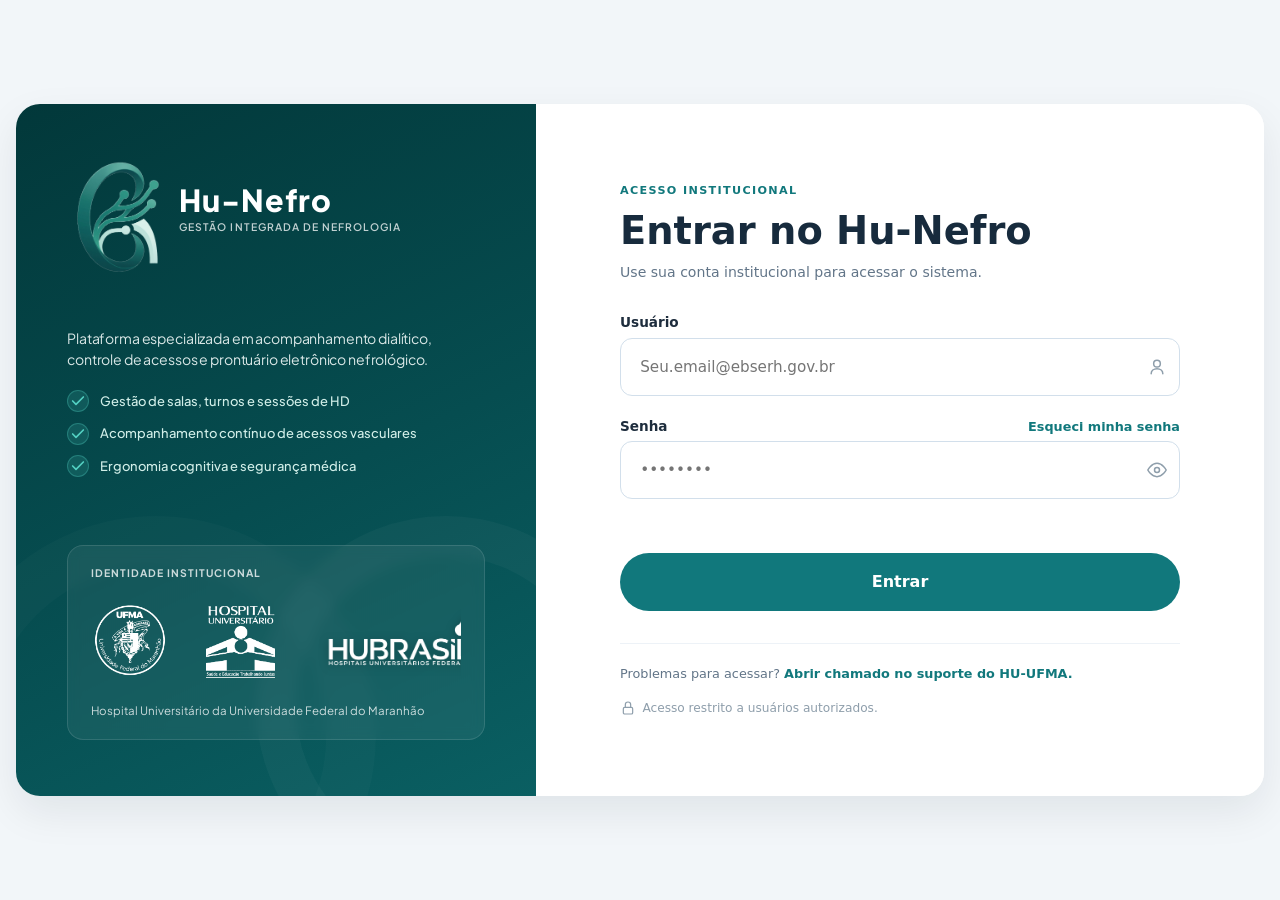
<file: index.html>
<!DOCTYPE html>
<html lang="pt-BR">
<head>
    <meta charset="UTF-8">
    <meta name="viewport" content="width=device-width, initial-scale=1.0">
    <meta http-equiv="refresh" content="0; url=./login.html">
    <title>Hu-Nefro</title>

    <script>
        window.location.replace("./login.html");
    </script>
</head>
<body>
    <p>
        Redirecionando para o Hu-Nefro...
        <a href="./login.html">Clique aqui para entrar</a>
    </p>
</body>
</html>
</file>
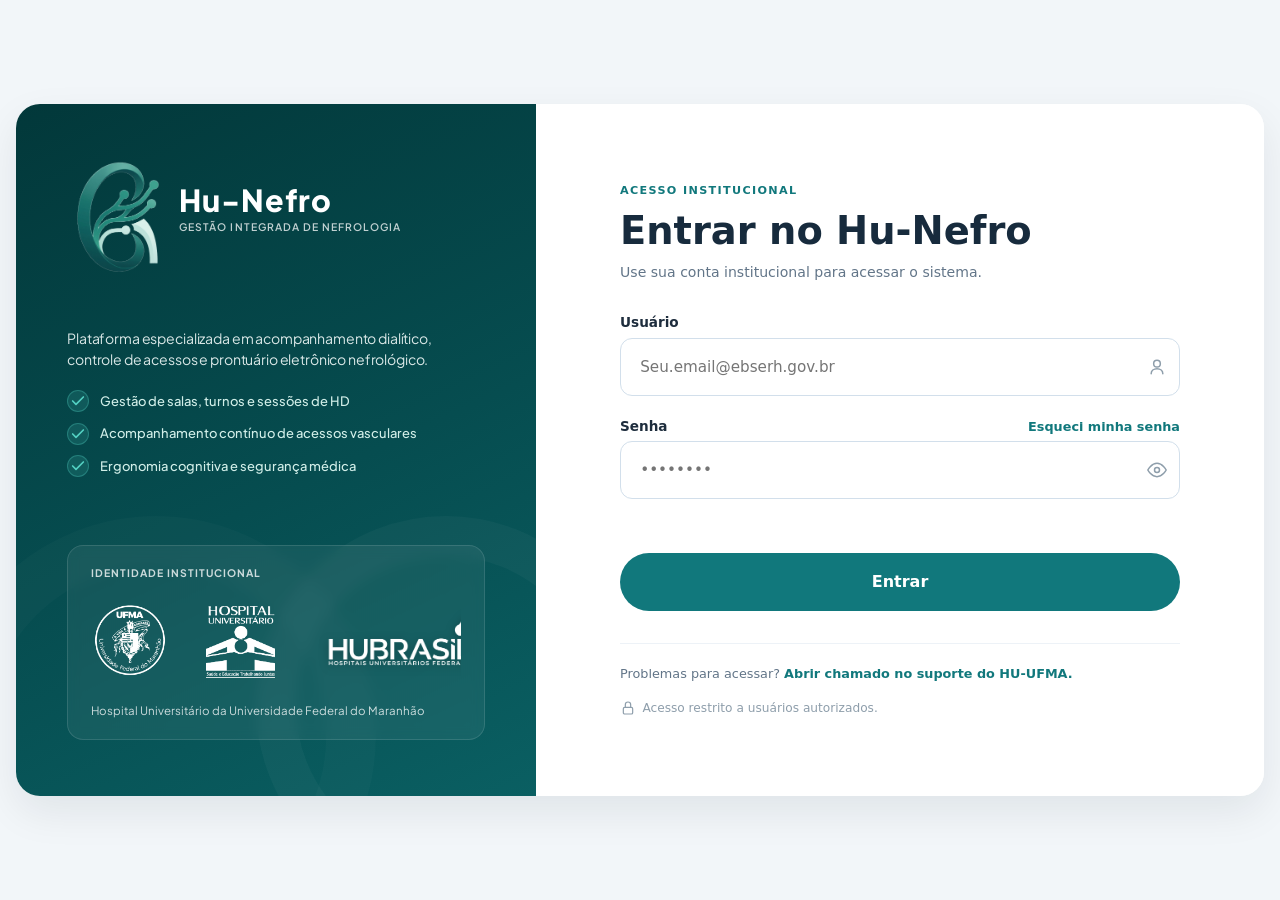
<file: comunicacoes.html>
<!DOCTYPE html>
<html lang="pt-BR">
 <head>
  <meta charset="utf-8"/>
  <meta content="width=device-width, initial-scale=1" name="viewport"/>
  <meta content="Hu-Nefro - quadro de comunica&ccedil;&otilde;es da unidade: solicita&ccedil;&otilde;es de avalia&ccedil;&atilde;o, avisos e tarefas." name="description"/>
  <meta content="noindex, nofollow" name="robots"/>
  <title>Comunica&ccedil;&otilde;es | Hu-Nefro</title>
  <link href="https://cdn.jsdelivr.net/npm/bootstrap@5.3.8/dist/css/bootstrap.min.css" rel="stylesheet">
  <link rel="preconnect" href="https://fonts.googleapis.com">
  <link rel="preconnect" href="https://fonts.gstatic.com" crossorigin>
  <link href="https://fonts.googleapis.com/css2?family=Plus+Jakarta+Sans:wght@400;500;600;700;800&display=swap" rel="stylesheet">
  <link href="css/base.css" rel="stylesheet">
  <link href="css/eventos-diagnosticos.css" rel="stylesheet"/>
  <link href="css/comunicacoes.css" rel="stylesheet"/>
  <script src="js/sessao.js"></script>
 </head>
 <body>
  <a class="skip-link" href="#conteudo-principal">Ir para o conte&uacute;do principal</a>
  <header class="app-header">
   <a aria-label="Hu-Nefro, lista de pacientes" class="brand" href="pacientes.html">
    <img alt="" class="brand-logo" height="34" src="assets/hunefro-logo.png" width="34">
    <span>Hu-Nefro<small>Gestão em nefrologia</small></span>
   </a>
   <nav aria-label="Navegação principal" class="app-nav">
    <a href="pacientes.html">Pacientes</a>
    <a href="sessoes-do-dia.html">Sess&otilde;es do dia</a>
    <a href="comunicacoes.html" aria-current="page">Comunica&ccedil;&otilde;es</a>
    <a href="gestao.html">Gest&atilde;o</a>
   </nav>
   <div class="header-actions">
    <span class="current-user" id="current-user"></span>
    <button aria-label="Sair do Hu-Nefro" class="btn btn-sm logout-button" id="logout-button" type="button">Sair</button>
   </div>
  </header>

  <main class="app-main" id="conteudo-principal" tabindex="-1">
   <div class="page-heading">
    <div>
     <span class="eyebrow">Unidade de hemodi&aacute;lise</span>
     <h1>Comunica&ccedil;&otilde;es</h1>
     <p>Solicita&ccedil;&otilde;es de avalia&ccedil;&atilde;o, avisos e tarefas da equipe. Envie para um ou mais grupos profissionais, perfis ou usu&aacute;rios. As solicita&ccedil;&otilde;es de avalia&ccedil;&atilde;o feitas na evolu&ccedil;&atilde;o tamb&eacute;m chegam aqui.</p>
    </div>
    <div class="page-heading-actions">
     <button class="btn btn-primary" id="cm-new" type="button">+ Nova comunica&ccedil;&atilde;o</button>
    </div>
   </div>

   <ul class="cm-summary" id="cm-summary" aria-label="Resumo das comunica&ccedil;&otilde;es"></ul>

   <div class="md-tabs" role="tablist" aria-label="Caixas de comunica&ccedil;&otilde;es">
    <button class="md-tab" type="button" role="tab" id="cm-box-recebidas" data-box="recebidas" aria-controls="cm-panel" aria-selected="true">Para mim <span class="cm-tab-badge" id="cm-badge-recebidas" hidden></span></button>
    <button class="md-tab" type="button" role="tab" id="cm-box-enviadas" data-box="enviadas" aria-controls="cm-panel" aria-selected="false" tabindex="-1">Enviadas por mim</button>
    <button class="md-tab" type="button" role="tab" id="cm-box-todas" data-box="todas" aria-controls="cm-panel" aria-selected="false" tabindex="-1">Todas da unidade</button>
   </div>

   <section class="cm-panel" id="cm-panel" role="tabpanel" aria-labelledby="cm-box-recebidas">
    <div class="cm-filters">
     <div><label class="field-label" for="cm-search">Buscar</label><input class="form-control" id="cm-search" type="search" placeholder="T&iacute;tulo, texto, paciente ou autor" autocomplete="off"></div>
     <div><label class="field-label" for="cm-type">Tipo</label><select class="form-select" id="cm-type"><option value="">Todos</option></select></div>
     <div><label class="field-label" for="cm-status">Situa&ccedil;&atilde;o</label><select class="form-select" id="cm-status"><option value="abertas">Em aberto</option><option value="nao-lidas">N&atilde;o lidas</option><option value="vencidas">Vencidas</option><option value="concluidas">Conclu&iacute;das</option><option value="">Todas</option></select></div>
    </div>
    <p class="cm-patient-filter" id="cm-patient-filter" hidden></p>
    <ul class="cm-list" id="cm-list" aria-live="polite"></ul>
    <p class="cm-empty" id="cm-empty" hidden></p>
   </section>
  </main>

  <dialog class="ev-dialog cm-dialog" id="cm-dialog" aria-labelledby="cm-dialog-title">
   <form method="dialog" id="cm-dialog-form" novalidate>
    <header class="ev-dialog-header">
     <div>
      <h3 id="cm-dialog-title"></h3>
      <p class="cm-dialog-sub" id="cm-dialog-sub"></p>
     </div>
     <button class="ev-dialog-close" type="button" id="cm-dialog-close" aria-label="Fechar">&times;</button>
    </header>
    <div class="ev-dialog-body" id="cm-dialog-body"></div>
    <div class="ev-dialog-error" id="cm-dialog-error" role="alert" hidden></div>
    <footer class="ev-dialog-footer" id="cm-dialog-footer">
     <button class="btn btn-outline-secondary" type="button" id="cm-dialog-cancel">Cancelar</button>
     <button class="btn btn-primary" type="submit" id="cm-dialog-confirm">Enviar</button>
    </footer>
   </form>
  </dialog>

  <script defer src="js/catalogos.js"></script>
  <script defer src="js/componentes.js"></script>
  <script defer src="js/autosalvamento.js"></script>
  <script defer src="js/dados-mock.js"></script>
  <script defer src="js/comunicacoes-store.js"></script>
  <script defer src="js/comunicacoes.js"></script>
 </body>
</html>
</file>
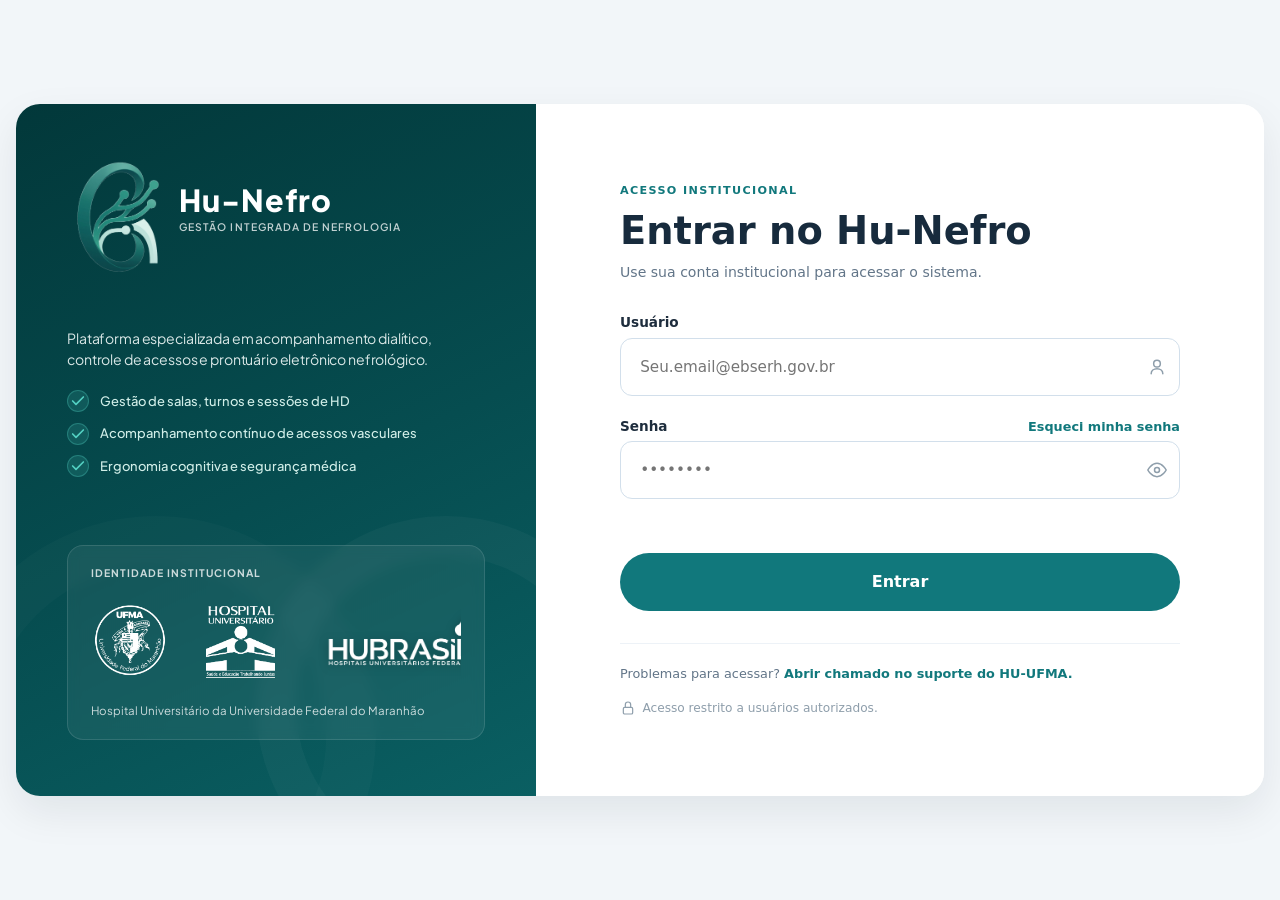
<file: gestao.html>
<!DOCTYPE html>
<html lang="pt-BR">
 <head>
  <meta charset="utf-8"/>
  <meta content="width=device-width, initial-scale=1" name="viewport"/>
  <meta content="Hu-Nefro - gest&atilde;o do setor: painel de gest&atilde;o, unidade, salas, turnos, m&aacute;quinas, dialisadores, cadastros cl&iacute;nicos e modelos de texto." name="description"/>
  <meta content="noindex, nofollow" name="robots"/>
  <title>Gest&atilde;o | Hu-Nefro</title>
  <link href="https://cdn.jsdelivr.net/npm/bootstrap@5.3.8/dist/css/bootstrap.min.css" rel="stylesheet">
  <link rel="preconnect" href="https://fonts.googleapis.com">
  <link rel="preconnect" href="https://fonts.gstatic.com" crossorigin>
  <link href="https://fonts.googleapis.com/css2?family=Plus+Jakarta+Sans:wght@400;500;600;700;800&display=swap" rel="stylesheet">
  <link href="css/base.css" rel="stylesheet">
  <link href="css/eventos-diagnosticos.css" rel="stylesheet"/>
  <link href="css/gestao.css" rel="stylesheet"/>
  <script src="js/sessao.js"></script>
 </head>
 <body class="adm-body">
  <a class="skip-link" href="#adm-content">Ir para o conte&uacute;do principal</a>
  <header class="app-header">
   <a aria-label="Hu-Nefro, lista de pacientes" class="brand" href="pacientes.html">
    <img alt="" class="brand-logo" height="34" src="assets/hunefro-logo.png" width="34">
    <span>Hu-Nefro<small>Gestão em nefrologia</small></span>
   </a>
   <nav aria-label="Navegação principal" class="app-nav">
    <a href="pacientes.html">Pacientes</a>
    <a href="sessoes-do-dia.html">Sess&otilde;es do dia</a>
    <a href="comunicacoes.html">Comunica&ccedil;&otilde;es</a>
    <a href="gestao.html" aria-current="page">Gest&atilde;o</a>
   </nav>
   <div class="header-actions">
    <span class="current-user" id="current-user"></span>
    <button aria-label="Sair do Hu-Nefro" class="btn btn-sm logout-button" id="logout-button" type="button">Sair</button>
   </div>
  </header>

  <div class="adm-layout">
   <aside class="adm-side" aria-label="Áreas da Gestão">
    <nav class="adm-menu" id="adm-menu"></nav>
    <div class="adm-side-tools" id="adm-side-tools">
     <span class="adm-menu-group">Configuração</span>
     <button class="btn btn-sm btn-outline-secondary" type="button" id="adm-export">Exportar configuração</button>
     <label class="btn btn-sm btn-outline-secondary adm-import" id="adm-import-label">Importar configuração<input type="file" accept="application/json,.json" id="adm-import" hidden></label>
     <button class="btn btn-sm btn-outline-danger" type="button" id="adm-reset">Restaurar configuração inicial</button>
    </div>
   </aside>

   <main class="adm-main" id="adm-content" tabindex="-1">
    <div class="adm-heading" id="adm-heading"></div>
    <div class="hn-alert hn-alert-warn" id="adm-readonly" role="status" hidden>
     <span class="hn-alert-icon" aria-hidden="true">!</span>
     <div><strong>Somente leitura</strong><span id="adm-readonly-text"></span></div>
    </div>
    <div id="adm-view"></div>
   </main>
  </div>

  <div class="adm-toast" id="adm-toast" role="status" aria-live="polite" hidden></div>
  <div class="adm-tip" id="adm-tip" role="tooltip" hidden></div>

  <dialog class="ev-dialog adm-dialog" id="adm-dialog" aria-labelledby="adm-dialog-title">
   <form method="dialog" id="adm-dialog-form" novalidate>
    <header class="ev-dialog-header">
     <h3 id="adm-dialog-title"></h3>
     <button class="ev-dialog-close" type="button" id="adm-dialog-close" aria-label="Fechar">&times;</button>
    </header>
    <div class="ev-dialog-body" id="adm-dialog-body"></div>
    <div class="ev-dialog-error" id="adm-dialog-error" role="alert" hidden></div>
    <footer class="ev-dialog-footer">
     <button class="btn btn-outline-secondary" type="button" id="adm-dialog-cancel">Cancelar</button>
     <button class="btn btn-primary" type="submit" id="adm-dialog-confirm">Gravar</button>
    </footer>
   </form>
  </dialog>

  <script defer src="js/catalogos.js"></script>
  <script defer src="js/gestao-store.js"></script>
  <script defer src="js/componentes.js"></script>
  <script defer src="js/autosalvamento.js"></script>
  <script defer src="js/dados-mock.js"></script>
  <script defer src="js/comunicacoes-store.js"></script>
  <script defer src="js/evolucao-modelos.js"></script>
  <script defer src="js/laudos-modelos.js"></script>
  <script defer src="js/gestao-painel.js"></script>
  <script defer src="js/gestao.js"></script>
 </body>
</html>
</file>
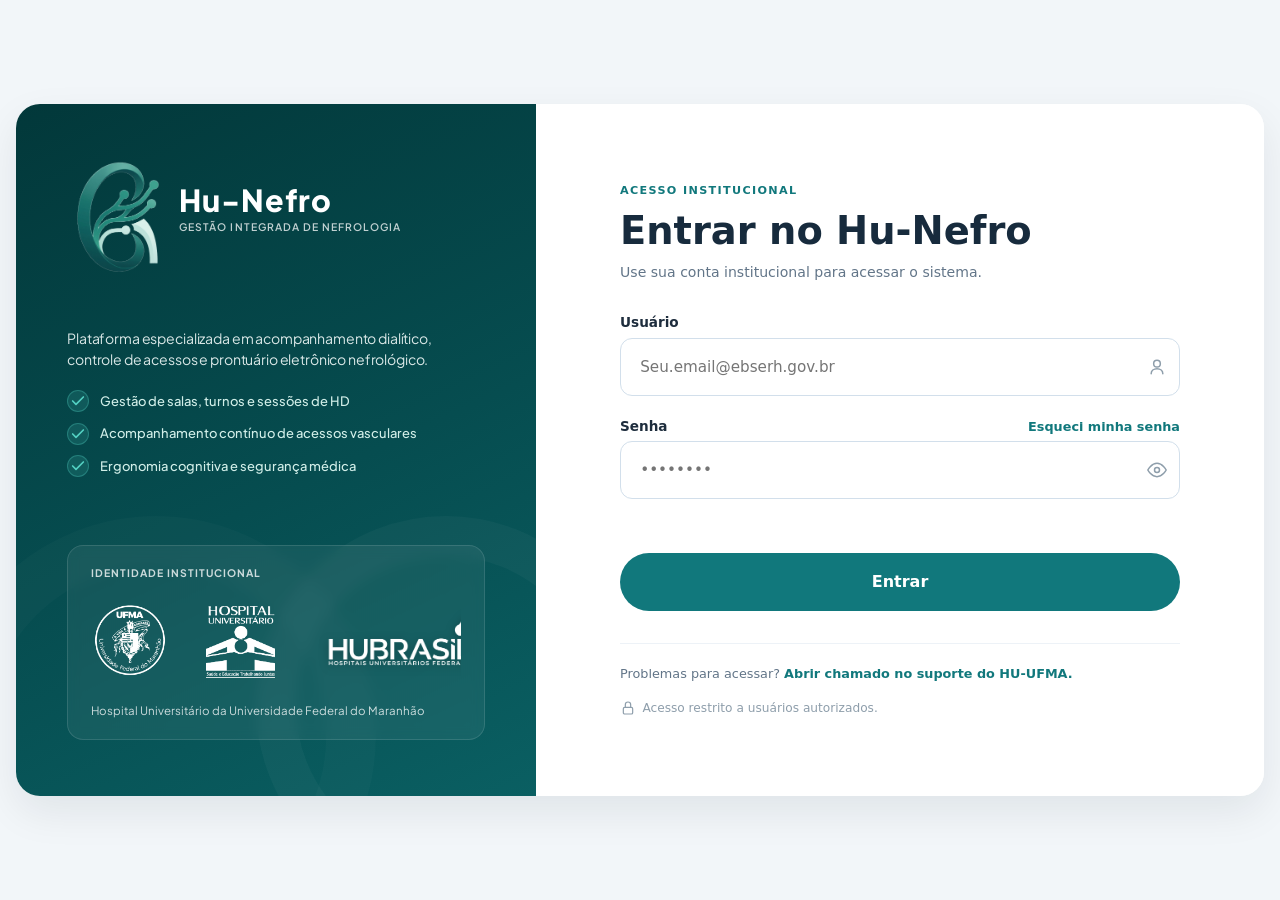
<file: login.html>
<!doctype html>
<html lang="pt-BR">
<head>
  <meta charset="utf-8">
  <meta name="viewport" content="width=device-width, initial-scale=1">
  <meta name="description" content="Acesso institucional ao Hu-Nefro - gestão integrada de nefrologia.">
  <title>Login | Hu-Nefro</title>

  <!-- Bootstrap 5: substitua pelo arquivo local do projeto quando disponível. -->
  <link
      href="https://cdn.jsdelivr.net/npm/bootstrap@5.3.8/dist/css/bootstrap.min.css"
      rel="stylesheet">

  <link rel="stylesheet" href="css/login.css">
  <link rel="preconnect" href="https://fonts.googleapis.com">
  <link rel="preconnect" href="https://fonts.gstatic.com" crossorigin>
  <link href="https://fonts.googleapis.com/css2?family=Plus+Jakarta+Sans:wght@400;500;600;700&display=swap" rel="stylesheet">

</head>

<body>
    <main class="login-shell">
    <section class="login-card" aria-label="Acesso ao Hu-Nefro">
      <div class="row g-0">
        <!-- Painel Institucional (Lado Esquerdo) -->
        <aside class="col-lg-5 brand-panel">
          <div class="brand-content">
            <!-- Logo e Marca -->
            <div class="brand-mark" aria-label="Hu-Nefro">
              <div class="brand-icon" aria-hidden="true">
                <img src="assets/hunefro-logo.png" alt="Logo Hu-Nefro" class="img-fluid" style="width: 100%; height: 100%; object-fit: contain;">
              </div>
              <div>
                <h1 class="brand-name">Hu-Nefro</h1>
                <p class="brand-subtitle">GESTÃO INTEGRADA DE NEFROLOGIA</p>
              </div>
            </div>

            <!-- Descrição e Destaques do Sistema -->
            <div class="brand-description">
              <p class="brand-lead">
                Plataforma especializada em acompanhamento dialítico, controle de acessos e prontuário eletrônico nefrológico.
              </p>
              
              <div class="brand-features">
                <div class="feature-item">
                  <div class="feature-icon" aria-hidden="true">
                    <svg width="16" height="16" viewBox="0 0 24 24" fill="none" stroke="currentColor" stroke-width="2.5" stroke-linecap="round" stroke-linejoin="round"><polyline points="20 6 9 17 4 12"></polyline></svg>
                  </div>
                  <span>Gestão de salas, turnos e sessões de HD</span>
                </div>

                <div class="feature-item">
                  <div class="feature-icon" aria-hidden="true">
                    <svg width="16" height="16" viewBox="0 0 24 24" fill="none" stroke="currentColor" stroke-width="2.5" stroke-linecap="round" stroke-linejoin="round"><polyline points="20 6 9 17 4 12"></polyline></svg>
                  </div>
                  <span>Acompanhamento contínuo de acessos vasculares</span>
                </div>

                <div class="feature-item">
                  <div class="feature-icon" aria-hidden="true">
                    <svg width="16" height="16" viewBox="0 0 24 24" fill="none" stroke="currentColor" stroke-width="2.5" stroke-linecap="round" stroke-linejoin="round"><polyline points="20 6 9 17 4 12"></polyline></svg>
                  </div>
                  <span>Ergonomia cognitiva e segurança médica</span>
                </div>
              </div>
            </div>

            <!-- Card de Identidade Institucional -->
            <div class="institution-card" aria-label="Identidade institucional">

                <div class="institution-eyebrow">
                    IDENTIDADE INSTITUCIONAL
                </div>

                <div class="institution-logos">
                    <img
                        src="assets/UFMA1.png"
                        alt="Universidade Federal do Maranhão"
                    >

                    <img
                        src="assets/HU.png"
                        alt="Hospital Universitário"
                    >

                    <img
                        src="assets/HUBRASIL.png"
                        alt="Hospital Universitário Federal - HUBRASIL"
                    >
                </div>

                <p class="institution-name mb-0">
                    Hospital Universitário da Universidade Federal do Maranhão
                </p>

            </div>
          </div>
        </aside>

        <!-- Formulário de Login (Lado Direito) -->
        <section class="col-lg-7 form-panel">
          <div class="form-wrap">
            <span class="form-eyebrow">ACESSO INSTITUCIONAL</span>
            <h2 class="form-title">Entrar no Hu-Nefro</h2>
            <p class="form-subtitle">
              Use sua conta institucional para acessar o sistema.
            </p>

            <form id="loginForm">
              <!-- Campo Usuário -->
              <div class="form-group-custom">
                <label for="username" class="form-label">Usuário</label>
                <div class="input-container">
                  <input id="username" name="username" type="email" class="form-control-custom" placeholder="Seu.email@ebserh.gov.br" autocomplete="username"/>
                  <span class="input-icon" aria-hidden="true">
                    <svg width="20" height="20" viewBox="0 0 24 24" fill="none" stroke="currentColor" stroke-width="1.8">
                      <circle cx="12" cy="8" r="4" />
                      <path d="M5 20c0-3.5 3-6 7-6s7 2.5 7 6" stroke-linecap="round" />
                    </svg>
                  </span>
                </div>
              </div>

              <!-- Campo Senha -->
              <div class="form-group-custom">
                <div class="d-flex justify-content-between align-items-center mb-1">
                  <label for="password" class="form-label mb-0">Senha</label>
                  <a class="forgot-link" href="#recuperar-senha">Esqueci minha senha</a>
                </div>
                <div class="input-container">
                  <input id="password" name="password" type="password" class="form-control-custom" placeholder="••••••••" autocomplete="current-password"/>
                  <button type="button" class="btn-toggle-password" id="togglePassword" aria-label="Mostrar senha">
                    <svg id="eyeIcon" width="20" height="20" viewBox="0 0 24 24" fill="none" stroke="currentColor" stroke-width="1.8">
                      <path d="M1 12s4-8 11-8 11 8 11 8-4 8-11 8-11-8-11-8z" />
                      <circle cx="12" cy="12" r="3" />
                    </svg>
                  </button>
                </div>
              </div>

              <div class="alert-area">
                <div id="loginFeedback" class="alert d-none mb-0" role="status"></div>
              </div>

              <!-- Botão Entrar -->
              <button id="loginButton" class="btn login-btn" type="submit">
                <span class="login-label">Entrar</span>
                <span class="login-loading d-none">Entrando...</span>
              </button>
            </form>

            <!-- Rodapé / Suporte -->
            <div class="support-area">
              <p class="support-line">
                Problemas para acessar? <a href="#suporte">Abrir chamado no suporte do HU-UFMA.</a>
              </p>

              <div class="restricted">
                <svg width="16" height="16" viewBox="0 0 24 24" fill="none" stroke="currentColor" stroke-width="1.8">
                  <rect x="5" y="11" width="14" height="10" rx="2" />
                  <path d="M8 11V7a4 4 0 0 1 8 0v4" />
                </svg>
                <span>Acesso restrito a usuários autorizados.</span>
              </div>
            </div>
          </div>
        </section>
      </div>
    </section>
  </main>
  <script src="js/catalogos.js"></script>
  <script src="js/gestao-store.js"></script>
  <script src="js/login.js"></script>
</body>
</html>
</file>
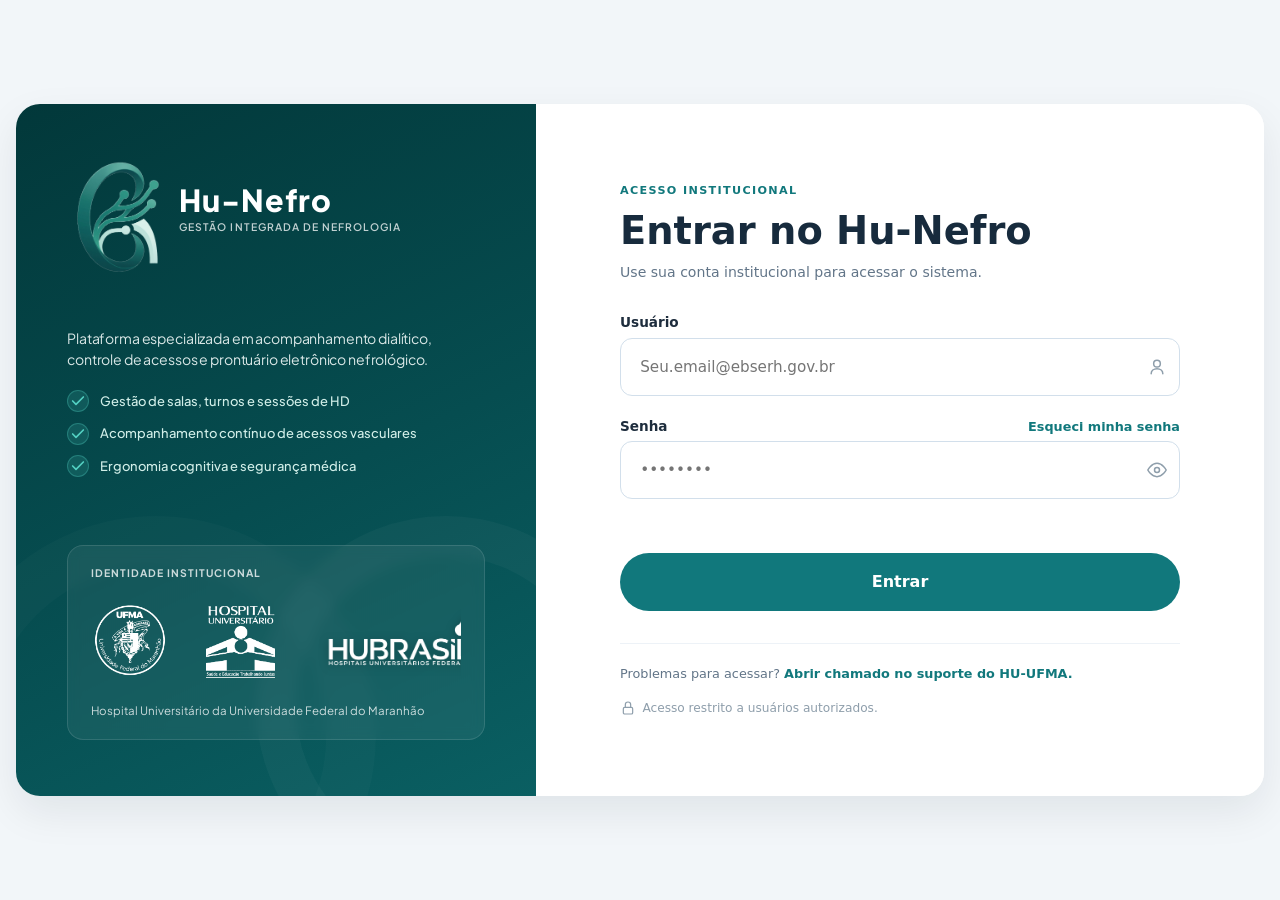
<file: pacientes.html>
<!DOCTYPE html>
<html lang="pt-BR">
 <head>
  <meta charset="utf-8"/>
  <meta content="width=device-width, initial-scale=1" name="viewport"/>
  <meta content="Hu-Nefro - sistema para gerenciamento de pacientes nefrol&oacute;gicos." name="description"/>
  <meta content="noindex, nofollow" name="robots"/>
  <title>
   Pacientes - Prontu&aacute;rios | Hu-Nefro
  </title>
  <link href="https://cdn.jsdelivr.net/npm/bootstrap@5.3.8/dist/css/bootstrap.min.css" rel="stylesheet">
  <link rel="preconnect" href="https://fonts.googleapis.com">
  <link rel="preconnect" href="https://fonts.gstatic.com" crossorigin>
  <link href="https://fonts.googleapis.com/css2?family=Plus+Jakarta+Sans:wght@400;500;600;700;800&display=swap" rel="stylesheet">
  <link href="css/base.css" rel="stylesheet">
  <link href="css/pacientes.css" rel="stylesheet"/>
  <script src="js/sessao.js"></script>
 </head>
 <body>
  <a class="skip-link" href="#conteudo-principal">
   Ir para o conte&uacute;do principal
  </a>
  <header class="app-header">
   <a aria-label="Hu-Nefro, lista de pacientes" class="brand" href="pacientes.html">
    <img alt="" class="brand-logo" height="34" src="assets/hunefro-logo.png" width="34">
    <span>Hu-Nefro<small>Gestão em nefrologia</small></span>
   </a>
   <nav aria-label="Navegação principal" class="app-nav">
    <a href="pacientes.html" aria-current="page">Pacientes</a>
    <a href="sessoes-do-dia.html">Sess&otilde;es do dia</a>
    <a href="comunicacoes.html">Comunica&ccedil;&otilde;es</a>
    <a href="gestao.html">Gest&atilde;o</a>
   </nav>
   <div class="header-actions">
    <span class="current-user" id="current-user"></span>
    <button aria-label="Sair do Hu-Nefro" class="btn btn-sm logout-button" id="logout-button" type="button">Sair</button>
   </div>
  </header>
  <main class="app-main" id="conteudo-principal" tabindex="-1">
   <div class="page-heading patients-page-heading">
    <div>
     <span class="eyebrow">
      Gest&atilde;o de pacientes
     </span>
     <h1 id="page-title">
      Pacientes - Prontu&aacute;rios
     </h1>
     <p>
      Localize pacientes e acesse o prontu&aacute;rio com seguran&ccedil;a.
     </p>
    </div>
    <div class="page-heading-actions">
     <button class="btn btn-outline-secondary" id="reset-test-data" title="Apaga o que foi salvo no navegador e recria os dados fictícios" type="button">
      Restaurar dados de teste
     </button>
     <button class="btn btn-primary" id="new-record-button" type="button" title="Busca o paciente pelo CPF no AGHU (perfil Recepção)">
      Incluir paciente
     </button>
    </div>
   </div>
   <div aria-atomic="true" aria-live="polite" id="feedback-region">
   </div>
   <div aria-atomic="true" class="visually-hidden" id="results-announcer" role="status">
   </div>
   <section aria-busy="true" aria-labelledby="patient-list-title" class="card patient-list-card" id="lista-pacientes">
    <header class="card-header patient-list-header">
     <div>
      <h2 id="patient-list-title">
       Pacientes cadastrados
      </h2>
      <p id="result-summary">
       Carregando registros...
      </p>
     </div>
     <button class="btn btn-link clear-filters" hidden="" id="clear-filters" type="button">
      Limpar filtros
     </button>
    </header>
    <form class="patient-filters" id="patient-filters" role="search">
     <div class="patient-search-field">
      <label class="form-label" for="patient-search">
       Buscar paciente
      </label>
      <input autocomplete="off" class="form-control" id="patient-search" name="query" placeholder="Nome, c&oacute;digo, CPF ou CNS" type="search"/>
     </div>
     <div>
      <label class="form-label" for="situation-filter">
       Situa&ccedil;&atilde;o
      </label>
      <select class="form-select" id="situation-filter" name="situation">
       <option value="">
        Todos Clientes
       </option>
       <option>
        Clientes em HD
       </option>
       <option>
        Clientes em DP
       </option>
       <option>
        Clientes em p&oacute;s TX
       </option>
       <option>
        Clientes em pr&eacute; TX
       </option>
       <option>
        Doadores em pr&eacute; TX
       </option>
       <option>
        Doadores em p&oacute;s TX
       </option>
       <option>
        Clientes consult&oacute;rio
       </option>
       <option>
        Clientes Conservador
       </option>
      </select>
     </div>
     <div class="filter-summary" id="filter-summary">
      Nenhum filtro aplicado
     </div>
    </form>
    <div class="patient-table-wrap" id="patient-table-wrap">
     <table class="table align-middle patient-table">
      <caption class="visually-hidden">
       Lista de pacientes e a&ccedil;&otilde;es dispon&iacute;veis
      </caption>
      <thead>
       <tr>
        <th scope="col">
         Paciente
        </th>
        <th scope="col">
         Nascimento
        </th>
        <th scope="col">
         Programa de tratamento
        </th>
        <th scope="col">
         Situa&ccedil;&atilde;o
        </th>
        <th scope="col">
         CPF / CNS
        </th>
        <th scope="col">
         Telefone
        </th>
        <th scope="col">
         A&ccedil;&otilde;es
        </th>
       </tr>
      </thead>
      <tbody id="patient-table-body">
      </tbody>
     </table>
    </div>
    <div class="list-state" hidden="" id="empty-state">
     <strong id="empty-state-title">
      Nenhum paciente encontrado
     </strong>
     <p id="empty-state-message">
      Revise a busca ou remova os filtros para consultar todos os registros.
     </p>
     <button class="btn btn-outline-primary btn-sm" id="empty-clear-filters" type="button">
      Limpar busca e filtros
     </button>
    </div>
    <div class="list-state list-state-error" hidden="" id="error-state" role="alert">
     <strong>
      N&atilde;o foi poss&iacute;vel carregar os pacientes
     </strong>
     <p>
      Tente carregar a lista novamente.
     </p>
     <button class="btn btn-outline-danger btn-sm" id="retry-load" type="button">
      Tentar novamente
     </button>
    </div>
    <footer class="card-footer patient-list-footer" id="result-footer">
     Carregando registros...
    </footer>
   </section>
  </main>
  <div aria-label="A&ccedil;&otilde;es do paciente" class="patient-action-menu" hidden="" id="patient-action-menu" role="menu">
   <button class="destructive-menu-action" id="delete-menu-item" role="menuitem" type="button">
    Excluir prontu&aacute;rio
   </button>
  </div>
  <dialog aria-describedby="delete-dialog-description" aria-labelledby="delete-dialog-title" class="delete-dialog" id="delete-dialog">
   <div class="modal-content">
    <div class="modal-header">
     <div>
      <span class="eyebrow destructive-eyebrow">
       A&ccedil;&atilde;o destrutiva
      </span>
      <h2 class="modal-title" id="delete-dialog-title">
       Excluir prontu&aacute;rio?
      </h2>
     </div>
     <button aria-label="Fechar confirma&ccedil;&atilde;o" class="btn-close" id="dialog-close" type="button">
     </button>
    </div>
    <div class="modal-body">
     <p id="delete-dialog-description">
      Voc&ecirc; est&aacute; prestes a excluir o prontu&aacute;rio de
      <strong id="delete-patient-name">
      </strong>
      , c&oacute;digo
      <strong id="delete-patient-code">
      </strong>
      .
     </p>
     <div class="alert alert-danger mb-0" role="alert">
      <strong>
       Esta a&ccedil;&atilde;o exige confirma&ccedil;&atilde;o.
      </strong>
      O prontu&aacute;rio ser&aacute; removido da lista.
     </div>
    </div>
    <div class="modal-footer">
     <button class="btn btn-outline-secondary" id="dialog-cancel" type="button">
      Cancelar
     </button>
     <button class="btn btn-danger" id="dialog-confirm-delete" type="button">
      Excluir prontu&aacute;rio
     </button>
    </div>
   </div>
  </dialog>
  <dialog aria-labelledby="new-record-title" class="delete-dialog new-record-dialog" id="new-record-dialog" data-no-draft>
   <form class="modal-content" id="new-record-form" novalidate>
    <div class="modal-header">
     <div>
      <span class="eyebrow">Recep&ccedil;&atilde;o</span>
      <h2 class="modal-title" id="new-record-title">Incluir paciente</h2>
     </div>
     <button aria-label="Fechar" class="btn-close" id="new-record-close" type="button"></button>
    </div>
    <div class="modal-body">
     <p class="new-record-note">Digite o CPF e busque o cadastro do paciente no AGHU. Os dados v&ecirc;m do AGHU e n&atilde;o s&atilde;o digitados aqui.</p>
     <div class="nr-search">
      <div class="nr-search-field"><label class="form-label" for="nr-cpf">CPF do paciente *</label><input class="form-control" id="nr-cpf" inputmode="numeric" placeholder="000.000.000-00" autocomplete="off" maxlength="14" data-no-draft></div>
      <button class="btn btn-outline-primary" id="nr-search" type="button">Buscar no AGHU</button>
     </div>
     <p class="nr-test-cpfs" id="nr-test-cpfs"></p>
     <div class="nr-status" id="nr-status" aria-live="polite" hidden></div>
     <section class="nr-result" id="nr-result" aria-labelledby="nr-result-title" hidden>
      <h3 id="nr-result-title">Cadastro encontrado no AGHU</h3>
      <dl class="nr-data">
       <div class="nr-wide"><dt>Nome completo</dt><dd id="nr-name"></dd></div>
       <div><dt>Data de nascimento</dt><dd id="nr-birth"></dd></div>
       <div><dt>Sexo</dt><dd id="nr-sex"></dd></div>
       <div><dt>CNS (Cart&atilde;o SUS)</dt><dd id="nr-cns"></dd></div>
      </dl>
      <p class="new-record-hint" id="nr-hint"></p>
     </section>
     <div class="alert alert-danger mb-0" id="nr-error" role="alert" hidden></div>
    </div>
    <div class="modal-footer">
     <button class="btn btn-outline-secondary" id="new-record-cancel" type="button">Cancelar</button>
     <button class="btn btn-primary" id="nr-submit" type="submit" disabled>Incluir paciente no sistema</button>
    </div>
   </form>
  </dialog>
  <script defer="" src="js/dados-mock.js">
  </script>
  <script defer="" src="js/gestao-store.js">
  </script>
  <script defer="" src="js/comunicacoes-store.js">
  </script>
  <script defer="" src="js/autosalvamento.js">
  </script>
  <script defer="" src="js/aghu-mock.js">
  </script>
  <script defer="" src="js/pacientes.js">
  </script>
 </body>
</html>
</file>
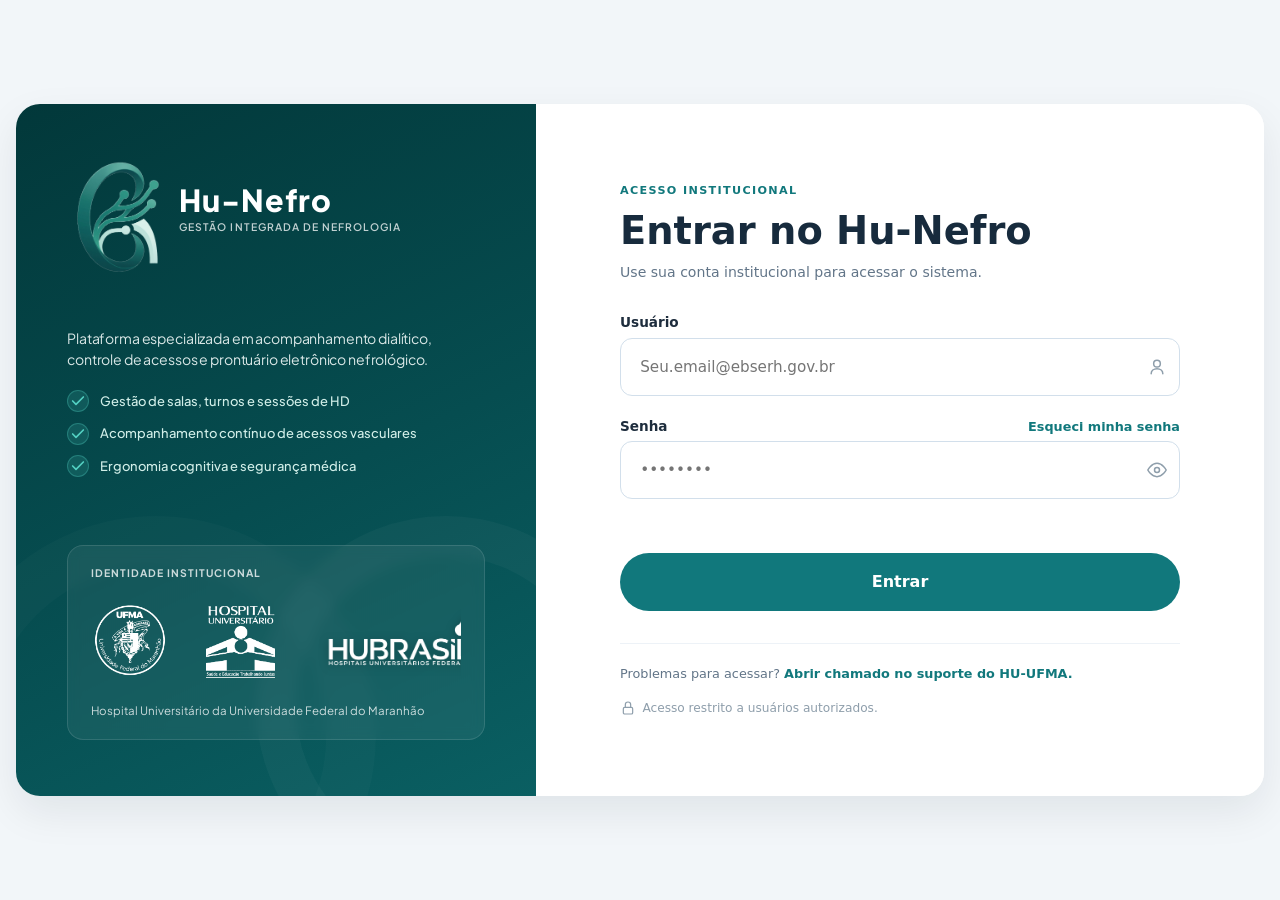
<file: prontuario.html>
<!doctype html>
<html lang="pt-BR">
  <head>
    <meta charset="utf-8">
    <meta name="viewport" content="width=device-width, initial-scale=1">
    <meta name="description" content="Hu-Nefro - abertura e gerenciamento de prontuário do paciente.">
    <meta name="robots" content="noindex, nofollow">
    <title>Prontuário | Hu-Nefro</title>

    <link
      href="https://cdn.jsdelivr.net/npm/bootstrap@5.3.8/dist/css/bootstrap.min.css"
      rel="stylesheet"
    >
    <link rel="preconnect" href="https://fonts.googleapis.com">
    <link rel="preconnect" href="https://fonts.gstatic.com" crossorigin>
    <link href="https://fonts.googleapis.com/css2?family=Plus+Jakarta+Sans:wght@400;500;600;700;800&display=swap" rel="stylesheet">
    <link rel="stylesheet" href="css/base.css">
    <link rel="stylesheet" href="css/prontuario.css">
    <link rel="stylesheet" href="css/dados-clinicos.css">
    <link rel="stylesheet" href="css/eventos-diagnosticos.css">
    <link rel="stylesheet" href="css/historia-clinica.css">
    <link rel="stylesheet" href="css/medicacoes.css">
    <link rel="stylesheet" href="css/acessos-vasculares.css">
    <link rel="stylesheet" href="css/prescricao-hd.css">
    <link rel="stylesheet" href="css/sessoes-dialise.css">
    <link rel="stylesheet" href="css/exames.css">
    <link rel="stylesheet" href="css/solicitacao-exames.css">
    <link rel="stylesheet" href="css/nutricao.css">
    <link rel="stylesheet" href="css/laudos.css">
    <link rel="stylesheet" href="css/impressao.css">
    <script src="js/sessao.js"></script>
  </head>

  <body>
    <a class="skip-link" href="#conteudo-principal">Ir para o conteúdo principal</a>

    <div class="record-sticky-header" id="record-sticky-header">
    <header class="app-topbar">
      <a class="topbar-brand" href="pacientes.html" aria-label="Hu-Nefro, lista de pacientes">
        <img src="assets/hunefro-logo.png" alt="" width="28" height="28">
        <span>Hu-Nefro</span>
      </a>
      <span class="topbar-separator" aria-hidden="true">/</span>
      <a class="back-link" href="pacientes.html" aria-label="Voltar para a lista de pacientes">
        <span aria-hidden="true">←</span>
        <span>Lista de Pacientes</span>
      </a>
      <span class="topbar-separator" aria-hidden="true">/</span>
      <strong class="topbar-current">Prontuário</strong>
      <span class="unsaved-indicator" id="unsaved-indicator" hidden>Alterações não salvas</span>
    </header>

    <section class="patient-context" aria-label="Paciente em atendimento">
      <div class="patient-context-main">
        <div class="patient-avatar" aria-hidden="true">A</div>
        <div class="patient-context-copy">
          <h1 id="patient-name">ANA MARIA</h1>
          <div class="patient-context-meta" aria-label="Resumo do paciente">
            <span id="patient-age">68 anos, 8 meses</span>
            <span class="meta-divider" aria-hidden="true"></span>
            <span id="patient-sex">Feminino</span>
            <span class="meta-divider" aria-hidden="true"></span>
            <span>Nasc. <strong id="patient-birth">05/02/1958</strong></span>
            <span class="meta-divider" aria-hidden="true"></span>
            <span>Cód. <strong id="patient-code">0001440</strong></span>
            <span class="meta-divider" aria-hidden="true"></span>
            <span class="program-badge" id="patient-program">Hemodiálise</span>
          </div>
        </div>
      </div>

      <div class="patient-context-flags" aria-label="Indicadores do paciente">
        <span class="flag flag-success" id="patient-allergy-flag">✓ Sem alergias</span>
        <span class="flag flag-danger" id="patient-sero-flag" hidden></span>
        <span class="flag flag-info" id="patient-access-flag">FAV</span>
        <span class="flag flag-danger" id="patient-abo-flag">A+</span>
      </div>
    </section>
    </div>

    <div class="record-layout">
      <aside class="record-sidebar" id="record-sidebar" aria-label="Navegação do prontuário">
        <button class="sidebar-close d-lg-none" id="sidebar-close" type="button" aria-label="Fechar menu">×</button>

        <nav class="record-menu" aria-label="Seções do prontuário">
          <button class="record-nav-item active" type="button" data-section="cadastro" aria-current="page">
            <span class="menu-item-icon" aria-hidden="true"><svg viewBox="0 0 24 24" fill="none" stroke="currentColor" stroke-width="1.8" stroke-linecap="round" stroke-linejoin="round"><circle cx="12" cy="8" r="4"/><path d="M4 21a8 8 0 0 1 16 0"/></svg></span>
            <span>Identificação</span>
          </button>

          <button class="record-nav-item" type="button" data-section="programa">
            <span class="menu-item-icon" aria-hidden="true"><svg viewBox="0 0 24 24" fill="none" stroke="currentColor" stroke-width="1.8" stroke-linecap="round" stroke-linejoin="round"><rect x="3" y="4" width="18" height="17" rx="2"/><path d="M8 2v4M16 2v4M3 10h18M8 14h2M14 14h2M8 18h2"/></svg></span>
            <span>Programa de Tratamento</span>
          </button>

          <div class="record-nav-group" data-group="clinico">
            <button class="record-nav-item record-nav-group-toggle" type="button" aria-expanded="false" aria-controls="subnav-clinico">
              <span class="menu-item-icon" aria-hidden="true"><svg viewBox="0 0 24 24" fill="none" stroke="currentColor" stroke-width="1.8" stroke-linecap="round" stroke-linejoin="round"><path d="M3 12h4l3-8 4 16 3-8h4"/></svg></span>
              <span>Clínico</span>
              <span class="nav-item-arrow" aria-hidden="true"><svg viewBox="0 0 24 24" fill="none" stroke="currentColor" stroke-width="2" stroke-linecap="round" stroke-linejoin="round"><path d="m9 6 6 6-6 6"/></svg></span>
            </button>
            <div class="record-subnav" id="subnav-clinico" hidden>
            <button class="record-nav-item sub-item" type="button" data-section="dados-clinicos">
              <span>Dados Clínicos</span>
            </button>
            <button class="record-nav-item sub-item" type="button" data-section="eventos-diagnosticos">
              <span>Eventos e Diagnósticos</span>
            </button>
            <button class="record-nav-item sub-item" type="button" data-section="historia-clinica">
              <span>História Clínica e Evolução</span>
            </button>
            <button class="record-nav-item sub-item" type="button" data-section="nutricao">
              <span>Nutrição</span>
            </button>
            </div>
          </div>

          <div class="record-nav-group" data-group="prescricao">
            <button class="record-nav-item record-nav-group-toggle" type="button" aria-expanded="false" aria-controls="subnav-prescricao">
              <span class="menu-item-icon" aria-hidden="true"><svg viewBox="0 0 24 24" fill="none" stroke="currentColor" stroke-width="1.8" stroke-linecap="round" stroke-linejoin="round"><rect x="5" y="3" width="14" height="18" rx="2"/><path d="M9 3v3h6V3M9 11h6M9 15h4"/></svg></span>
              <span>Prescrição e Tratamento</span>
              <span class="nav-item-arrow" aria-hidden="true"><svg viewBox="0 0 24 24" fill="none" stroke="currentColor" stroke-width="2" stroke-linecap="round" stroke-linejoin="round"><path d="m9 6 6 6-6 6"/></svg></span>
            </button>
            <div class="record-subnav" id="subnav-prescricao" hidden>
            <button class="record-nav-item sub-item" type="button" data-section="medicacoes">
              <span>Medicações</span>
            </button>
            <button class="record-nav-item sub-item" type="button" data-section="acessos-vasculares">
              <span>Acessos Vasculares</span>
            </button>
            <button class="record-nav-item sub-item" type="button" data-section="prescricao-hd">
              <span>Prescrição de Hemodiálise</span>
            </button>
            <button class="record-nav-item sub-item" type="button" data-section="sessoes-dialise">
              <span>Sessões de Diálise</span>
            </button>
            </div>
          </div>

          <div class="record-nav-group" data-group="resultados">
            <button class="record-nav-item record-nav-group-toggle" type="button" aria-expanded="false" aria-controls="subnav-resultados">
              <span class="menu-item-icon" aria-hidden="true"><svg viewBox="0 0 24 24" fill="none" stroke="currentColor" stroke-width="1.8" stroke-linecap="round" stroke-linejoin="round"><path d="M9 3h6M10 3v6l-5 9a2 2 0 0 0 2 3h10a2 2 0 0 0 2-3l-5-9V3"/><path d="M7.5 15h9"/></svg></span>
              <span>Resultados</span>
              <span class="nav-item-arrow" aria-hidden="true"><svg viewBox="0 0 24 24" fill="none" stroke="currentColor" stroke-width="2" stroke-linecap="round" stroke-linejoin="round"><path d="m9 6 6 6-6 6"/></svg></span>
            </button>
            <div class="record-subnav" id="subnav-resultados" hidden>
            <button class="record-nav-item sub-item" type="button" data-section="exames">
              <span>Exames</span>
            </button>
            <button class="record-nav-item sub-item" type="button" data-section="laudos">
              <span>Laudos</span>
            </button>
            </div>
          </div>
        </nav>
      </aside>

      <button class="sidebar-backdrop d-lg-none" id="sidebar-backdrop" type="button" hidden aria-label="Fechar navegação"></button>

      <main class="record-main" id="conteudo-principal" tabindex="-1">
        <button class="mobile-nav-trigger d-lg-none" id="sidebar-open" type="button" aria-controls="record-sidebar" aria-expanded="false">
          <svg width="18" height="18" viewBox="0 0 24 24" fill="none" stroke="currentColor" stroke-width="2" stroke-linecap="round" aria-hidden="true"><path d="M4 6h16M4 12h16M4 18h16"/></svg>
          Menu do prontuário
        </button>

        <!-- ABA: IDENTIFICAÇÃO. Dados cadastrais + Endereço permanecem na mesma tela. -->
        <section class="record-view active" id="view-cadastro" data-view="cadastro" aria-labelledby="cadastro-title">
          <div class="section-heading">
            <div>
              <span class="section-eyebrow">IDENTIFICAÇÃO DO PACIENTE</span>
              <h2 id="cadastro-title">Identificação</h2>
            </div>
            <p>Identificação e endereço do paciente em uma única etapa.</p>
          </div>

          <!-- Dados do AGHU: só telefone e e-mail são editados aqui (js/prontuario.js, lockIdentification). -->
          <div class="hn-alert hn-alert-info" id="ident-lock-note" role="note">
            <span class="hn-alert-icon" aria-hidden="true">i</span>
            <div><strong>Dados vindos do AGHU</strong>Somente telefone e e-mail podem ser atualizados aqui. Para corrigir nome, documentos, data de nascimento ou endereço, atualize o cadastro no AGHU.</div>
          </div>

          <article class="record-card">
            <header class="record-card-header">
              <h3>Dados Cadastrais</h3>
            </header>
            <div class="record-card-body">
              <div class="field-grid one-column">
                <div class="field-block">
                  <label class="field-label" for="nome-completo">Nome completo do paciente</label>
                  <input class="form-control" id="nome-completo" name="nome" value="ANA MARIA">
                </div>
              </div>

              <div class="field-grid two-columns">
                <div class="field-block">
                  <label class="field-label" for="data-nascimento">Data de nascimento</label>
                  <input class="form-control" id="data-nascimento" name="nascimento" value="1958-02-05" type="date">
                </div>
                <div class="field-block">
                  <label class="field-label" for="sexo">Sexo</label>
                  <select class="form-select" id="sexo" name="sexo">
                    <option selected>Feminino</option>
                    <option>Masculino</option>
                  </select>
                </div>
              </div>

              <div class="field-grid two-columns">
                <div class="field-block">
                  <label class="field-label" for="cpf">CPF</label>
                  <input class="form-control" id="cpf" name="cpf" value="678.901.234-55" inputmode="numeric">
                </div>
                <div class="field-block">
                  <label class="field-label" for="cns">Cartão SUS (CNS)</label>
                  <input class="form-control" id="cns" name="cns" value="700 0067 8901 2345" inputmode="numeric">
                </div>
              </div>

              <div class="field-grid identity-row">
                <div class="field-block">
                  <label class="field-label" for="rg">Nº identidade</label>
                  <input class="form-control" id="rg" name="rg" value="789012345">
                </div>
                <div class="field-block">
                  <label class="field-label" for="orgao-emissor">Órgão emissor</label>
                  <input class="form-control" id="orgao-emissor" name="orgao" value="SSP">
                </div>
                <div class="field-block">
                  <label class="field-label" for="uf-identidade">UF</label>
                  <select class="form-select" id="uf-identidade" name="uf-identidade">
                    <option selected>CE</option>
                    <option>MA</option>
                    <option>PI</option>
                  </select>
                </div>
                <div class="field-block">
                  <label class="field-label" for="data-identidade">Data identidade</label>
                  <input class="form-control" id="data-identidade" name="data-identidade" value="12/12/1995">
                </div>
              </div>

              <div class="field-grid naturalidade-row">
                <div class="field-block">
                  <label class="field-label" for="naturalidade">Naturalidade</label>
                  <input class="form-control" id="naturalidade" name="naturalidade" value="Iguatu">
                </div>
                <div class="field-block">
                  <label class="field-label" for="uf-naturalidade">UF</label>
                  <select class="form-select" id="uf-naturalidade" name="uf-naturalidade">
                    <option selected>CE</option>
                    <option>MA</option>
                    <option>PI</option>
                  </select>
                </div>
                <div class="field-block">
                  <label class="field-label" for="nacionalidade">Nacionalidade</label>
                  <select class="form-select" id="nacionalidade" name="nacionalidade">
                    <option selected>Brasileira</option>
                    <option>Outra</option>
                  </select>
                </div>
              </div>

              <div class="field-grid one-column">
                <div class="field-block">
                  <label class="field-label" for="nome-mae">Nome da mãe</label>
                  <input class="form-control" id="nome-mae" name="nome-mae" value="MARIA JOSÉ">
                </div>
              </div>

              <div class="field-grid contact-row">
                <div class="field-block">
                  <label class="field-label" for="telefone">Telefone</label>
                  <input class="form-control" id="telefone" name="telefone" value="(85) 94321-0987" inputmode="tel">
                </div>
                <div class="field-block">
                  <label class="field-label" for="email">E-mail</label>
                  <input class="form-control" id="email" name="email" type="email" value="ana.maria@email.com">
                </div>
                <div class="field-block">
                  <label class="field-label" for="cor-raca">Cor / Raça</label>
                  <select class="form-select" id="cor-raca" name="cor-raca">
                    <option selected>Branca</option>
                    <option>Preta</option>
                    <option>Parda</option>
                    <option>Amarela</option>
                    <option>Indígena</option>
                    <option>Não informado</option>
                  </select>
                </div>
              </div>
            </div>
          </article>

          <article class="record-card">
            <header class="record-card-header">
              <h3>Endereço</h3>
            </header>
            <div class="record-card-body">
              <div class="address-top-grid">
                <div class="field-block">
                  <label class="field-label" for="cep">CEP</label>
                  <div class="input-with-button">
                    <input class="form-control" id="cep" value="63500-00" inputmode="numeric">
                    <button class="field-action" type="button" id="cep-search" aria-label="Pesquisar CEP">⌕</button>
                  </div>
                </div>
                <div class="field-block">
                  <label class="field-label" for="logradouro">Logradouro / Rua</label>
                  <input class="form-control" id="logradouro" value="Rua Padre Mororó">
                </div>
                <div class="field-block">
                  <label class="field-label" for="numero">Nº</label>
                  <input class="form-control" id="numero" value="67">
                </div>
                <div class="field-block">
                  <label class="field-label" for="complemento">Complemento</label>
                  <input class="form-control" id="complemento" placeholder="Apto, casa..." value="">
                </div>
              </div>

              <div class="address-bottom-grid">
                <div class="field-block">
                  <label class="field-label" for="bairro">Bairro</label>
                  <input class="form-control" id="bairro" value="Pinto Madeira">
                </div>
                <div class="field-block">
                  <label class="field-label" for="municipio">Município</label>
                  <div class="input-with-button">
                    <input class="form-control" id="municipio" value="Iguatu">
                    <button class="field-action" type="button" id="municipio-search" aria-label="Pesquisar município">⌕</button>
                  </div>
                </div>
                <div class="field-block">
                  <label class="field-label" for="uf-endereco">UF</label>
                  <select class="form-select" id="uf-endereco" name="uf-endereco">
                    <option>CE</option>
                    <option selected>MA</option>
                    <option>PI</option>
                  </select>
                </div>
              </div>
            </div>
          </article>
        </section>

        <!-- ABA: PROGRAMA DE TRATAMENTO. Todos os componentes permanecem juntos. -->
        <section class="record-view" id="view-programa" data-view="programa" aria-labelledby="programa-title">
          <div class="section-heading">
            <div>
              <span class="section-eyebrow">ACOMPANHAMENTO DO TRATAMENTO</span>
              <h2 id="programa-title">Programa de Tratamento</h2>
            </div>
            <p>Dados do programa, rotina de HD, movimentações e dias previstos na mesma etapa.</p>
          </div>

          <!-- Só quem tem a permissão "editar-programa" (Recepção) altera esta aba (js/prontuario.js, lockProgram). -->
          <div class="hn-alert hn-alert-info" id="program-lock-note" role="note" hidden>
            <span class="hn-alert-icon" aria-hidden="true">i</span>
            <div><strong>Somente leitura</strong><span id="program-lock-text">O Programa de Tratamento é mantido pela Recepção.</span></div>
          </div>

          <article class="record-card">
            <header class="record-card-header">
              <h3>Dados do programa</h3>
            </header>
            <div class="record-card-body">
              <div class="field-grid two-columns">
                <div class="field-block">
                  <label class="field-label" for="inicio-programa">Início programa dialítico na vida</label>
                  <input class="form-control" id="inicio-programa" name="inicio-programa" placeholder="dd/mm/aaaa" inputmode="numeric">
                </div>
                <div class="field-block">
                  <label class="field-label" for="inicio-clinica">Início diálise na clínica</label>
                  <input class="form-control" id="inicio-clinica" name="inicio-clinica" placeholder="dd/mm/aaaa" inputmode="numeric">
                </div>
              </div>

              <div class="field-grid one-column">
                <div class="field-block">
                  <label class="field-label" for="programa-atual">Programa de tratamento atual</label>
                  <select class="form-select" id="programa-atual" name="programa-atual">
                    <option selected value="">- Selecione -</option>
                    <option>Em branco</option>
                    <option>Abandono</option>
                    <option>Alta</option>
                    <option>Hemodiálise</option>
                    <option>Hemodiálise Pediátrica</option>
                    <option>Óbito</option>
                    <option>Transferido</option>
                    <option>Transplantado</option>
                  </select>
                </div>
              </div>

              <div class="program-layout">
                <div class="program-main-column">
                  <fieldset class="day-fieldset">
                    <legend class="field-label">Dias de HD</legend>
                    <div class="day-options">
                      <label class="day-option"><input type="checkbox" name="dias-hd" value="diaria"> <span>Diária</span></label>
                      <label class="day-option"><input type="checkbox" name="dias-hd" value="segunda"> <span>Seg</span></label>
                      <label class="day-option"><input type="checkbox" name="dias-hd" value="terca"> <span>Ter</span></label>
                      <label class="day-option"><input type="checkbox" name="dias-hd" value="quarta"> <span>Qua</span></label>
                      <label class="day-option"><input type="checkbox" name="dias-hd" value="quinta"> <span>Qui</span></label>
                      <label class="day-option"><input type="checkbox" name="dias-hd" value="sexta"> <span>Sex</span></label>
                      <label class="day-option"><input type="checkbox" name="dias-hd" value="sabado"> <span>Sáb</span></label>
                      <label class="day-option"><input type="checkbox" name="dias-hd" value="domingo"> <span>Dom</span></label>
                    </div>
                  </fieldset>

                  <div class="field-grid two-columns compact-grid">
                    <div class="field-block">
                      <label class="field-label" for="turno">Turno</label>
                      <select class="form-select" id="turno" name="turno">
                        <option selected value="">- Selecione -</option>
                        <option value="1">1º Turno</option>
                        <option value="2">2º Turno</option>
                        <option value="3">3º Turno</option>
                      </select>
                    </div>
                    <div class="field-block">
                      <label class="field-label" for="sala">Sala</label>
                      <select class="form-select" id="sala" name="sala">
                        <option selected value="">- Selecione -</option>
                        <option value="A">Sala A</option>
                        <option value="B">Sala B</option>
                        <option value="Q">Sala Q (internação)</option>
                      </select>
                    </div>
                  </div>

                  <div class="history-table-wrap hn-scroll-table" tabindex="0" aria-label="Histórico de movimentações, com rolagem">
                    <table class="table movement-history">
                      <caption class="visually-hidden">Histórico de movimentações do paciente</caption>
                      <thead>
                        <tr>
                          <th scope="col">Data</th>
                          <th scope="col">Movimentação</th>
                          <th scope="col">Responsável</th>
                        </tr>
                      </thead>
                      <tbody id="movement-history-body">
                        <tr>
                          <td colspan="3" class="empty-history">Nenhuma movimentação registrada</td>
                        </tr>
                      </tbody>
                    </table>
                  </div>
                </div>

                <aside class="movement-panel" aria-labelledby="movement-panel-title">
                  <div class="movement-panel-heading">
                    <h4 id="movement-panel-title">Lançar Entrada / Saída</h4>
                    <span class="movement-plus" aria-hidden="true">+</span>
                  </div>

                  <div class="field-block">
                    <label class="field-label" for="movement-date">Data</label>
                    <input
                      class="form-control"
                      id="movement-date"
                      name="movement-date"
                      type="text"
                      inputmode="numeric"
                      placeholder="dd/mm/aaaa"
                      autocomplete="off"
                    >
                  </div>

                  <div class="field-block">
                    <label class="field-label" for="movement-type">Movimentação</label>
                    <select class="form-select" id="movement-type" name="movement-type">
                      <option selected value="">- Selecione -</option>
                      <option value="abandono">Abandono</option>
                      <option value="alta-ambulatorial">Alta ambulatorial</option>
                      <option value="inicio-programa">Início de programa</option>
                      <option value="obito">Óbito</option>
                      <option value="rejeicao-perda-transplante">Rejeição/perda de transplante</option>
                      <option value="retorno">Retorno</option>
                      <option value="transferencia-centro">Transferência de centro</option>
                      <option value="transplante">Transplante</option>
                    </select>
                  </div>

                  <div id="movement-detail" class="movement-detail" aria-live="polite">
                    <div class="movement-detail-group" data-movement-detail="abandono" hidden>
                      <div class="field-block">
                        <label class="field-label" for="abandono-observacao">Observação</label>
                        <input class="form-control" id="abandono-observacao" name="abandono-observacao">
                      </div>
                    </div>

                    <div class="movement-detail-group" data-movement-detail="alta-ambulatorial" hidden>
                      <div class="field-block">
                        <label class="field-label" for="alta-tipo">Tipo de alta</label>
                        <select class="form-select" id="alta-tipo" name="alta-tipo">
                          <option selected value="">- Selecione -</option>
                          <option value="a-pedido">A pedido</option>
                          <option value="recuperacao-funcao">Recuperação de função</option>
                        </select>
                      </div>
                      <div class="field-block">
                        <label class="field-label" for="alta-observacao">Observação</label>
                        <input class="form-control" id="alta-observacao" name="alta-observacao">
                      </div>
                    </div>

                    <div class="movement-detail-group" data-movement-detail="inicio-programa" hidden>
                      <div class="field-block">
                        <label class="field-label" for="inicio-procedimento">Procedimento</label>
                        <select class="form-select" id="inicio-procedimento" name="inicio-procedimento">
                          <option selected value="">- Selecione -</option>
                          <option value="hemodialise">Hemodiálise</option>
                          <option value="hemodialise-pediatrica">Hemodiálise Pediátrica</option>
                        </select>
                      </div>
                      <div class="field-block movement-dependent-field" id="inicio-classificacao-field" hidden>
                        <label class="field-label" for="inicio-cronico-agudo">Crônico/Agudo</label>
                        <select class="form-select" id="inicio-cronico-agudo" name="inicio-cronico-agudo">
                          <option selected value="">- Selecione -</option>
                          <option value="cronico">Crônico</option>
                          <option value="agudo">Agudo</option>
                          <option value="transito">Trânsito</option>
                        </select>
                      </div>
                    </div>

                    <div class="movement-detail-group" data-movement-detail="obito" hidden>
                      <div class="field-block">
                        <label class="field-label" for="obito-tipo">Tipo</label>
                        <select class="form-select" id="obito-tipo" name="obito-tipo">
                          <option selected value="">- Selecione -</option>
                          <option>Decl. de óbito pelo IML</option>
                          <option>Decl. de óbito pelo médico assistente</option>
                          <option>Decl. de óbito pelo SVO</option>
                          <option>Sem informação</option>
                        </select>
                      </div>
                      <div class="field-block">
                        <label class="field-label" for="causa-mortis">Causa Mortis</label>
                        <input class="form-control" id="causa-mortis" name="causa-mortis" autocomplete="off">
                      </div>
                      <div class="field-block">
                        <label class="field-label" for="obito-observacao">Observação</label>
                        <input class="form-control" id="obito-observacao" name="obito-observacao">
                      </div>
                      <div class="field-block">
                        <label class="field-label" for="cid-causa-mortis">CID Causa Mortis</label>
                        <div class="input-with-button">
                          <input class="form-control" id="cid-causa-mortis" name="cid-causa-mortis">
                          <button class="field-action" type="button" id="cid-search" aria-label="Pesquisar CID da causa mortis">⌕</button>
                        </div>
                      </div>
                    </div>

                    <div class="movement-detail-group" data-movement-detail="rejeicao-perda-transplante" hidden>
                      <div class="field-block">
                        <label class="field-label" for="rejeicao-observacao">Observação</label>
                        <input class="form-control" id="rejeicao-observacao" name="rejeicao-observacao">
                      </div>
                    </div>

                    <div class="movement-detail-group" data-movement-detail="retorno" hidden>
                      <div class="field-block">
                        <label class="field-label" for="retorno-procedimento">Procedimento</label>
                        <select class="form-select" id="retorno-procedimento" name="retorno-procedimento">
                          <option selected value="">- Selecione -</option>
                          <option value="hemodialise">Hemodiálise</option>
                          <option value="hemodialise-pediatrica">Hemodiálise Pediátrica</option>
                        </select>
                      </div>
                      <div class="field-block movement-dependent-field" id="retorno-classificacao-field" hidden>
                        <label class="field-label" for="retorno-cronico-agudo">Crônico/Agudo</label>
                        <select class="form-select" id="retorno-cronico-agudo" name="retorno-cronico-agudo">
                          <option selected value="">- Selecione -</option>
                          <option value="cronico">Crônico</option>
                          <option value="agudo">Agudo</option>
                          <option value="transito">Trânsito</option>
                        </select>
                      </div>
                    </div>

                    <div class="movement-detail-group" data-movement-detail="transferencia-centro" hidden>
                      <div class="field-block">
                        <label class="field-label" for="transferencia-local">Local</label>
                        <input class="form-control" id="transferencia-local" name="transferencia-local">
                      </div>
                      <div class="field-block">
                        <label class="field-label" for="transferencia-cidade">Cidade</label>
                        <input class="form-control" id="transferencia-cidade" name="transferencia-cidade">
                      </div>
                      <div class="field-block">
                        <label class="field-label" for="transferencia-tipo">Tipo</label>
                        <select class="form-select" id="transferencia-tipo" name="transferencia-tipo">
                          <option selected value="">- Selecione -</option>
                          <option>Temporária</option>
                          <option>Internação</option>
                          <option>Definitiva</option>
                          <option>Retorno a clínica de origem</option>
                          <option>Intercompany</option>
                        </select>
                      </div>
                    </div>

                    <div class="movement-detail-group" data-movement-detail="transplante" hidden>
                      <div class="field-block">
                        <label class="field-label" for="transplante-historico-hd">Nº Histórico de HD</label>
                        <input class="form-control" id="transplante-historico-hd" name="transplante-historico-hd">
                      </div>
                      <div class="field-block">
                        <label class="field-label" for="transplante-observacao">Observação</label>
                        <input class="form-control" id="transplante-observacao" name="transplante-observacao">
                      </div>
                      <div class="field-block">
                        <label class="field-label" for="transplante-tipo">Tipo</label>
                        <select class="form-select" id="transplante-tipo" name="transplante-tipo">
                          <option selected value="">- Selecione -</option>
                          <option>Doador cadáver</option>
                          <option>Doador vivo relacionado</option>
                          <option>Doador vivo não relacionado</option>
                        </select>
                      </div>
                    </div>
                  </div>

                  <button class="btn btn-primary movement-register" id="register-movement" type="button">
                    Registrar
                  </button>
                </aside>
              </div>
            </div>
          </article>

          <article class="record-card">
            <header class="record-card-header">
              <h3>Dias de HD Previstos</h3>
            </header>
            <div class="record-card-body">
              <div class="calendar-strip" aria-label="Calendário de dias previstos">
                <button type="button" class="calendar-nav" aria-label="Mês anterior">‹</button>
                <span class="calendar-month" id="calendar-month">2026/10</span>
                <button type="button" class="calendar-nav" aria-label="Próximo mês">›</button>
                <div class="calendar-days" id="calendar-days"></div>
              </div>
            </div>
          </article>
        </section>

        <!-- ABA: CLÍNICO / DADOS CLÍNICOS. Listas (catálogos) são preenchidas por js/dados-clinicos.js. -->
        <section class="record-view" id="view-dados-clinicos" data-view="dados-clinicos" aria-labelledby="dados-clinicos-title">
          <div class="section-heading">
            <div>
              <span class="section-eyebrow">CLÍNICO</span>
              <h2 id="dados-clinicos-title">Dados Clínicos</h2>
            </div>
            <p>Dados gerais, marcadores virais, equipe, vacinas e histórico prévio ao tratamento.</p>
          </div>

          <!-- Dados Gerais -->
          <article class="record-card">
            <header class="record-card-header"><h3>Dados Gerais</h3></header>
            <div class="record-card-body">
              <div class="dc-grid">
                <div class="field-block dc-span-2">
                  <label class="field-label" for="dc-abo-rh">ABO/Rh</label>
                  <select class="form-select" id="dc-abo-rh" name="abo_rh" data-catalog="aboRh"></select>
                </div>
                <div class="field-block dc-span-2">
                  <label class="field-label" for="dc-altura">Altura (cm)</label>
                  <input class="form-control derived-field" id="dc-altura" name="altura" inputmode="decimal" readonly aria-describedby="dc-altura-help">
                  <div class="form-text" id="dc-altura-help">Vem da Avaliação Antropométrica.</div>
                </div>
                <div class="field-block dc-span-2">
                  <label class="field-label" for="dc-peso-seco">Peso seco (kg)</label>
                  <input class="form-control" id="dc-peso-seco" name="peso_seco" inputmode="decimal" autocomplete="off" aria-describedby="dc-peso-seco-erro">
                  <div class="invalid-feedback" id="dc-peso-seco-erro">Informe um peso entre 1 e 400 kg.</div>
                </div>
                <div class="field-block dc-span-2">
                  <label class="field-label" for="dc-diurese">Diurese</label>
                  <input class="form-control" id="dc-diurese" name="diurese" autocomplete="off">
                </div>
                <div class="field-block dc-span-2">
                  <label class="field-label" for="dc-gestacoes">Gestações</label>
                  <input class="form-control" id="dc-gestacoes" name="gestacoes" inputmode="numeric" autocomplete="off" aria-describedby="dc-gestacoes-erro">
                  <div class="invalid-feedback" id="dc-gestacoes-erro">Informe um número inteiro de 0 a 30.</div>
                </div>
                <div class="field-block dc-span-2">
                  <label class="field-label" for="dc-gestacoes-data">Data (gestações)</label>
                  <input class="form-control" id="dc-gestacoes-data" name="gestacoes_data" type="date">
                </div>

                <div class="field-block dc-span-6">
                  <label class="field-label" for="dc-diag-base">Diagnóstico de base (CID)</label>
                  <div class="dc-combo" id="dc-diag-base-combo">
                    <input class="form-control" id="dc-diag-base" data-no-dirty name="diagnostico_base" role="combobox" aria-autocomplete="list" aria-expanded="false" aria-controls="dc-diag-base-list" autocomplete="off" placeholder="Buscar por código ou descrição">
                    <button class="dc-combo-clear" type="button" aria-label="Limpar diagnóstico de base" hidden>×</button>
                    <ul class="dc-combo-list" id="dc-diag-base-list" role="listbox" aria-label="Resultados da busca de CID" hidden></ul>
                  </div>
                  <div class="form-text" id="dc-diag-base-help">Selecione uma opção da lista.</div>
                </div>
                <div class="field-block dc-span-6">
                  <label class="field-label" for="dc-etiologia">Etiologia</label>
                  <select class="form-select" id="dc-etiologia" name="etiologia" data-catalog="etiologia"></select>
                </div>

                <div class="field-block dc-span-4">
                  <label class="field-label" for="dc-tabagismo">Tabagismo</label>
                  <select class="form-select" id="dc-tabagismo" name="tabagismo" data-catalog="simNaoSemInfo" data-default="sem-informacao"></select>
                </div>
                <div class="field-block dc-span-4">
                  <label class="field-label" for="dc-etilismo">Etilismo</label>
                  <select class="form-select" id="dc-etilismo" name="etilismo" data-catalog="simNaoSemInfo" data-default="sem-informacao"></select>
                </div>
                <div class="field-block dc-span-4">
                  <label class="field-label" for="dc-drogadicao">Drogadição</label>
                  <select class="form-select" id="dc-drogadicao" name="drogadicao" data-catalog="simNaoSemInfo" data-default="sem-informacao"></select>
                </div>

                <div class="field-block dc-span-6">
                  <label class="field-label" for="dc-observacoes">Observações</label>
                  <textarea class="form-control" id="dc-observacoes" name="observacoes" rows="3"></textarea>
                </div>
                <div class="field-block dc-span-6">
                  <label class="field-label" for="dc-alertas">Alertas</label>
                  <textarea class="form-control" id="dc-alertas" name="alertas" rows="3" aria-describedby="dc-alertas-help"></textarea>
                  <div class="form-text" id="dc-alertas-help">O texto é exibido como alerta ao abrir o prontuário.</div>
                </div>
              </div>
            </div>
          </article>

          <!-- Marcadores Virais -->
          <article class="record-card">
            <header class="record-card-header"><h3>Marcadores Virais</h3></header>
            <div class="record-card-body">
              <div class="dc-markers" id="dc-markers"></div>
            </div>
          </article>

          <!-- Equipe + Vacinas -->
          <div class="dc-pair">
            <article class="record-card">
              <header class="record-card-header"><h3>Equipe Vinculada</h3></header>
              <div class="record-card-body">
                <div class="dc-team" id="dc-team"></div>
                <div class="form-text">Profissionais cadastrados no AGHU. Cada profissional pode ser vinculado uma única vez.</div>
              </div>
            </article>

            <article class="record-card">
              <header class="record-card-header"><h3>Vacinas</h3></header>
              <div class="record-card-body">
                <div class="dc-vaccine-form" role="group" aria-label="Registrar vacina">
                  <div class="field-block">
                    <label class="field-label" for="dc-vac-data">Data</label>
                    <input class="form-control" id="dc-vac-data" data-no-dirty type="date">
                  </div>
                  <div class="field-block">
                    <label class="field-label" for="dc-vac-nome">Vacina</label>
                    <select class="form-select" id="dc-vac-nome" data-no-dirty data-catalog="vacinas"></select>
                  </div>
                  <div class="field-block">
                    <label class="field-label" for="dc-vac-complemento">Complemento</label>
                    <input class="form-control" id="dc-vac-complemento" data-no-dirty autocomplete="off">
                  </div>
                  <div class="field-block">
                    <label class="field-label" for="dc-vac-lote">Lote</label>
                    <input class="form-control" id="dc-vac-lote" data-no-dirty autocomplete="off">
                  </div>
                  <button class="btn btn-primary dc-vac-add" id="dc-vac-add" type="button">+ Adicionar</button>
                </div>
                <div class="dc-vac-feedback" id="dc-vac-feedback" role="alert" hidden></div>

                <div class="history-table-wrap hn-scroll-table dc-vaccine-scroll" tabindex="0" aria-label="Vacinas registradas, com rolagem">
                  <table class="table movement-history dc-vaccine-table">
                    <caption class="visually-hidden">Vacinas registradas</caption>
                    <thead>
                      <tr>
                        <th scope="col">Data</th>
                        <th scope="col">Vacina</th>
                        <th scope="col">Complemento</th>
                        <th scope="col">Lote</th>
                        <th scope="col"><span class="visually-hidden">Ações</span></th>
                      </tr>
                    </thead>
                    <tbody id="dc-vac-body"></tbody>
                  </table>
                </div>
                <p class="dc-vac-count" id="dc-vac-count" aria-live="polite"></p>
              </div>
            </article>
          </div>

          <!-- Dados prévios + 1ª sessão -->
          <div class="dc-pair">
            <article class="record-card">
              <header class="record-card-header"><h3>Dados prévios ao tratamento renal substitutivo</h3></header>
              <div class="record-card-body dc-stack">
                <div class="field-block">
                  <label class="field-label" for="dc-epo">Recebeu EPO ou equivalente</label>
                  <select class="form-select" id="dc-epo" name="previo_epo" data-catalog="tempoCuidado"></select>
                </div>
                <div class="field-block">
                  <label class="field-label" for="dc-nefrologista">Estava sob cuidados de nefrologista</label>
                  <select class="form-select" id="dc-nefrologista" name="previo_nefrologista" data-catalog="tempoCuidado"></select>
                </div>
                <div class="field-block">
                  <label class="field-label" for="dc-nutricionista">Estava sob cuidados de nutricionista</label>
                  <select class="form-select" id="dc-nutricionista" name="previo_nutricionista" data-catalog="tempoCuidado"></select>
                </div>
                <div class="field-block">
                  <label class="field-label" for="dc-primeiro-programa">1º programa de diálise crônica regular na vida</label>
                  <select class="form-select" id="dc-primeiro-programa" name="previo_primeiro_programa" data-catalog="primeiroPrograma"></select>
                </div>
              </div>
            </article>

            <article class="record-card">
              <header class="record-card-header"><h3>1ª sessão de diálise da vida</h3></header>
              <div class="record-card-body">
                <div class="dc-grid dc-grid-halves">
                  <div class="field-block">
                    <label class="field-label" for="dc-realizacao">Sua realização foi</label>
                    <select class="form-select" id="dc-realizacao" name="sessao_realizacao" data-catalog="realizacao"></select>
                  </div>
                  <div class="field-block">
                    <label class="field-label" for="dc-fav">Havia FAV confeccionada presente</label>
                    <select class="form-select" id="dc-fav" name="sessao_fav" data-catalog="simNaoSemInfo"></select>
                  </div>
                  <div class="field-block">
                    <label class="field-label" for="dc-local">Local</label>
                    <select class="form-select" id="dc-local" name="sessao_local" data-catalog="localSessao"></select>
                  </div>
                  <div class="field-block">
                    <label class="field-label" for="dc-enxerto">Havia enxerto venoso confeccionado</label>
                    <select class="form-select" id="dc-enxerto" name="sessao_enxerto" data-catalog="simNaoSemInfo"></select>
                  </div>
                  <div class="field-block">
                    <label class="field-label" for="dc-tipo-dialise">Tipo de diálise</label>
                    <select class="form-select" id="dc-tipo-dialise" name="sessao_tipo_dialise" data-catalog="tipoDialise"></select>
                  </div>
                  <div class="field-block">
                    <label class="field-label" for="dc-acesso">Acesso</label>
                    <select class="form-select" id="dc-acesso" name="sessao_acesso" data-catalog="acessoSessao"></select>
                  </div>
                </div>
              </div>
            </article>
          </div>
        </section>

        <!-- ABA: CLÍNICO / EVENTOS E DIAGNÓSTICOS. Formulários e listas são montados por js/eventos-diagnosticos.js. -->
        <section class="record-view" id="view-eventos-diagnosticos" data-view="eventos-diagnosticos" aria-labelledby="eventos-diagnosticos-title">
          <div class="section-heading">
            <div>
              <span class="section-eyebrow">CLÍNICO</span>
              <h2 id="eventos-diagnosticos-title">Eventos e Diagnósticos</h2>
            </div>
            <p>Problemas, internações, infecções, transfusões, avaliações por outros especialistas e alergias.</p>
          </div>

          <article class="record-card">
            <header class="record-card-header"><h3>Registrar novo evento</h3></header>
            <div class="record-card-body">
              <div class="ev-add">
                <div class="field-block">
                  <label class="field-label" for="ev-new-type">Tipo de evento</label>
                  <select class="form-select" id="ev-new-type" data-no-dirty></select>
                </div>
                <button class="btn btn-primary" type="button" id="ev-add-button">+ Adicionar</button>
              </div>
            </div>
          </article>

          <article class="record-card">
            <header class="record-card-header ev-table-header">
              <h3 id="ev-list-title">Eventos e diagnósticos registrados</h3>
              <div class="ev-actions" role="toolbar" aria-label="Ações do evento selecionado">
                <button class="btn btn-outline-secondary btn-sm" type="button" id="ev-act-edit" disabled>Alterar</button>
                <button class="btn btn-outline-secondary btn-sm" type="button" id="ev-act-evolution" disabled>Evolução</button>
                <button class="btn btn-outline-secondary btn-sm" type="button" id="ev-act-medication" disabled>Medicações</button>
                <button class="btn btn-outline-secondary btn-sm" type="button" id="ev-act-culture" disabled>Cultura</button>
                <button class="btn btn-outline-secondary btn-sm" type="button" id="ev-act-finish" disabled>Finalizar</button>
                <button class="btn btn-outline-danger btn-sm" type="button" id="ev-act-delete" disabled>Excluir</button>
              </div>
            </header>
            <div class="record-card-body">
              <div class="ev-filters">
                <div class="field-block">
                  <label class="field-label" for="ev-filter-type">Evento</label>
                  <select class="form-select form-select-sm" id="ev-filter-type" data-no-dirty></select>
                </div>
                <div class="field-block">
                  <label class="field-label" for="ev-filter-status">Situação</label>
                  <select class="form-select form-select-sm" id="ev-filter-status" data-no-dirty>
                    <option value="">Todos</option>
                    <option value="open">Em andamento</option>
                    <option value="closed">Finalizados</option>
                  </select>
                </div>
              </div>
              <div class="history-table-wrap hn-scroll-table" tabindex="0" aria-label="Eventos e diagnósticos, com rolagem">
                <table class="table table-sm ev-table" aria-labelledby="ev-list-title">
                  <thead>
                    <tr>
                      <th scope="col">Início</th><th scope="col">Fim</th><th scope="col">Evento</th>
                      <th scope="col">Tipo</th><th scope="col">Registro</th><th scope="col">Alteração</th>
                    </tr>
                  </thead>
                  <tbody id="ev-tbody"></tbody>
                </table>
              </div>
              <p class="ev-empty" id="ev-empty">Nenhum evento registrado.</p>
            </div>
          </article>

          <article class="record-card" aria-live="polite">
            <header class="record-card-header"><h3>Detalhes do evento selecionado</h3></header>
            <div class="record-card-body" id="ev-detail">
              <p class="ev-empty">Selecione um evento na lista para ver os detalhes.</p>
            </div>
          </article>

          <dialog class="ev-dialog" id="ev-dialog" aria-labelledby="ev-dialog-title">
            <form method="dialog" id="ev-dialog-form" novalidate>
              <header class="ev-dialog-header">
                <h3 id="ev-dialog-title"></h3>
                <button class="ev-dialog-close" type="button" id="ev-dialog-close" aria-label="Fechar">×</button>
              </header>
              <div class="ev-dialog-body" id="ev-dialog-body"></div>
              <div class="ev-dialog-error" id="ev-dialog-error" role="alert" hidden></div>
              <footer class="ev-dialog-footer">
                <button class="btn btn-outline-secondary" type="button" id="ev-dialog-cancel">Cancelar</button>
                <button class="btn btn-primary" type="submit" id="ev-dialog-confirm">Gravar</button>
              </footer>
            </form>
          </dialog>
        </section>

        <!-- ABA: CLÍNICO / HISTÓRIA CLÍNICA E EVOLUÇÃO. Montada por js/historia-clinica.js. -->
        <section class="record-view" id="view-historia-clinica" data-view="historia-clinica" aria-labelledby="historia-clinica-title">
          <div class="section-heading">
            <div>
              <span class="section-eyebrow">CLÍNICO</span>
              <h2 id="historia-clinica-title">História Clínica e Evolução</h2>
            </div>
            <p>Consulte o histórico clínico e registre anotações, avaliações iniciais e evoluções.</p>
          </div>

          <article class="record-card">
            <header class="record-card-header"><h3>Histórico</h3></header>
            <div class="record-card-body">
              <div class="hc-filters">
                <button class="btn btn-outline-secondary btn-sm" type="button" id="hc-show-all">Mostrar tudo</button>
                <details class="hc-filter" id="hc-cat-filter">
                  <summary>Categoria profissional</summary>
                  <div class="hc-filter-panel" id="hc-cat-panel" role="group" aria-label="Filtrar por categoria profissional"></div>
                </details>
                <div class="field-block hc-nurse">
                  <label class="field-label" for="hc-nurse">Enfermeiro</label>
                  <select class="form-select form-select-sm" id="hc-nurse" data-no-dirty></select>
                </div>
                <details class="hc-filter" id="hc-type-filter">
                  <summary>Tipo de registro</summary>
                  <div class="hc-filter-panel" id="hc-type-panel" role="group" aria-label="Filtrar por tipo de registro"></div>
                </details>
                <div class="field-block hc-period">
                  <label class="field-label" for="hc-from">De</label>
                  <input class="form-control form-control-sm" type="date" id="hc-from" data-no-dirty>
                </div>
                <div class="field-block hc-period">
                  <label class="field-label" for="hc-to">Até</label>
                  <input class="form-control form-control-sm" type="date" id="hc-to" data-no-dirty>
                </div>
                <label class="hc-check"><input type="checkbox" id="hc-cancelled" data-no-dirty> <span>Ver cancelados</span></label>
                <button class="btn btn-outline-secondary btn-sm hc-print" type="button" id="hc-print" title="Imprime somente os registros exibidos com os filtros aplicados">Imprimir filtrados</button>
              </div>

              <div class="hc-history">
                <nav class="hc-dates" aria-label="Datas dos registros">
                  <ul id="hc-dates"></ul>
                </nav>
                <div class="hc-entries" id="hc-entries" tabindex="0" aria-label="Registros do histórico" aria-live="polite"></div>
              </div>
            </div>
          </article>

          <article class="record-card">
            <header class="record-card-header"><h3>Novo registro</h3></header>
            <div class="record-card-body">
              <div class="hc-compose">
                <div class="hc-patterns">
                  <span class="field-label" id="hc-patterns-label">Padrões</span>
                  <div id="hc-patterns" role="group" aria-labelledby="hc-patterns-label"></div>
                </div>
                <div class="hc-form">
                  <div class="hc-form-row">
                    <div class="field-block">
                      <label class="field-label" for="hc-date">Data</label>
                      <input class="form-control" type="date" id="hc-date" data-no-dirty>
                    </div>
                    <div class="field-block">
                      <label class="field-label" for="hc-type">Tipo</label>
                      <select class="form-select" id="hc-type" data-no-dirty></select>
                    </div>
                    <label class="hc-check hc-restricted"><input type="checkbox" id="hc-restricted" data-no-dirty> <span>Registro restrito</span></label>
                    <div class="field-block">
                      <label class="field-label" for="hc-aux">Funções auxiliares</label>
                      <select class="form-select" id="hc-aux" data-no-dirty></select>
                    </div>
                  </div>
                  <div class="field-block">
                    <label class="field-label" for="hc-text">Texto do registro</label>
                    <textarea class="form-control" id="hc-text" rows="8" data-no-dirty aria-describedby="hc-text-error"></textarea>
                    <div class="hc-error" id="hc-text-error" role="alert" hidden></div>
                  </div>
                  <div class="hc-form-actions">
                    <button class="btn btn-primary" type="button" id="hc-save">Gravar</button>
                  </div>
                </div>
              </div>
            </div>
          </article>


          <dialog class="ev-dialog" id="hc-dialog" aria-labelledby="hc-dialog-title">
            <form method="dialog" id="hc-dialog-form" novalidate>
              <header class="ev-dialog-header">
                <h3 id="hc-dialog-title"></h3>
                <button class="ev-dialog-close" type="button" id="hc-dialog-close" aria-label="Fechar">×</button>
              </header>
              <div class="ev-dialog-body" id="hc-dialog-body"></div>
              <div class="ev-dialog-error" id="hc-dialog-error" role="alert" hidden></div>
              <footer class="ev-dialog-footer">
                <button class="btn btn-outline-secondary" type="button" id="hc-dialog-cancel">Cancelar</button>
                <button class="btn btn-primary" type="submit" id="hc-dialog-confirm">Gravar</button>
              </footer>
            </form>
          </dialog>
        </section>

        <!-- ABA: PRESCRIÇÃO E TRATAMENTO / MEDICAÇÕES. Montada por js/medicacoes.js. -->
        <section class="record-view" id="view-medicacoes" data-view="medicacoes" aria-labelledby="medicacoes-title">
          <div class="section-heading">
            <div>
              <span class="section-eyebrow">PRESCRIÇÃO E TRATAMENTO</span>
              <h2 id="medicacoes-title">Medicações</h2>
            </div>
            <p>Prescreva medicações, imprima receitas e consulte o histórico.</p>
          </div>

          <div class="md-tabs" role="tablist" aria-label="Medicações">
            <button class="md-tab" type="button" role="tab" id="md-tab-presc" aria-controls="md-panel-presc" aria-selected="true">Prescrições de Medicações</button>
            <button class="md-tab" type="button" role="tab" id="md-tab-receitas" aria-controls="md-panel-receitas" aria-selected="false" tabindex="-1">Receitas Impressas</button>
          </div>

          <div id="md-panel-presc" role="tabpanel" aria-labelledby="md-tab-presc">
            <article class="record-card">
              <header class="record-card-header"><h3 id="md-form-title">Nova prescrição</h3></header>
              <div class="record-card-body">
                <div class="md-grid">
                  <div class="field-block md-c3">
                    <label class="field-label" for="md-date">Data</label>
                    <input class="form-control" type="date" id="md-date" data-no-dirty>
                  </div>
                  <div class="field-block md-c6">
                    <label class="field-label" for="md-author-name">Autor (usuário logado)</label>
                    <input class="form-control" id="md-author-name" readonly data-no-dirty aria-describedby="md-author-help">
                    <input type="hidden" id="md-author" data-no-dirty>
                    <p class="form-text md-author-help" id="md-author-help" hidden></p>
                  </div>
                  <label class="md-check md-c3"><input type="checkbox" id="md-hd" data-no-dirty> <span>Ministrar na sessão de HD</span></label>

                  <div class="field-block md-c5">
                    <label class="field-label" for="md-drug">Droga *</label>
                    <input class="form-control" id="md-drug" list="md-drug-list" autocomplete="off" placeholder="Digite para buscar" data-no-dirty>
                    <datalist id="md-drug-list"></datalist>
                  </div>
                  <div class="field-block md-c3">
                    <label class="field-label" for="md-complement">Complemento</label>
                    <input class="form-control" id="md-complement" autocomplete="off" data-no-dirty>
                  </div>
                  <div class="field-block md-c4">
                    <label class="field-label" for="md-brand">Nome comercial</label>
                    <input class="form-control" id="md-brand" autocomplete="off" data-no-dirty>
                  </div>

                  <div class="field-block md-c6">
                    <label class="field-label" for="md-posology">Posologia *</label>
                    <input class="form-control" id="md-posology" list="md-posology-list" autocomplete="off" placeholder="Ex.: 1 comprimido VO de 12/12h" data-no-dirty>
                    <datalist id="md-posology-list"></datalist>
                  </div>
                  <fieldset class="md-usage md-c6">
                    <legend class="field-label">Tipo de uso *</legend>
                    <div class="md-segmented" role="radiogroup">
                      <label><input type="radio" name="md-usage" value="continuo" checked data-no-dirty> <span>Uso contínuo</span></label>
                      <label><input type="radio" name="md-usage" value="tempo" data-no-dirty> <span>Por tempo</span></label>
                      <label><input type="radio" name="md-usage" value="dose" data-no-dirty> <span>Por dose</span></label>
                    </div>
                  </fieldset>

                  <div class="field-block md-c3" id="md-duration-block" hidden>
                    <label class="field-label" for="md-duration">Duração *</label>
                    <div class="md-duration">
                      <input class="form-control" id="md-duration" inputmode="numeric" autocomplete="off" placeholder="Ex.: 10" data-no-dirty>
                      <select class="form-select" id="md-duration-unit" aria-label="Unidade da duração" data-no-dirty></select>
                    </div>
                  </div>
                  <div class="field-block md-c3" id="md-doses-block" hidden>
                    <label class="field-label" for="md-doses">Número de doses *</label>
                    <input class="form-control" id="md-doses" inputmode="numeric" autocomplete="off" placeholder="Ex.: 6" data-no-dirty>
                  </div>
                  <div class="field-block md-c3">
                    <label class="field-label" for="md-qty" id="md-qty-label">Quantidade (30 dias)</label>
                    <div class="md-qty">
                      <input class="form-control" id="md-qty" inputmode="numeric" autocomplete="off" data-no-dirty>
                      <span class="md-qty-unit" id="md-qty-unit"></span>
                    </div>
                  </div>
                  <div class="md-summary md-c4" id="md-summary" aria-live="polite"></div>
                  <div class="md-c2 md-submit">
                    <button class="btn btn-primary" type="button" id="md-prescribe">Prescrever</button>
                    <button class="btn btn-outline-secondary" type="button" id="md-cancel-edit" hidden>Cancelar alteração</button>
                  </div>
                </div>
                <p class="md-hint" id="md-hint">A quantidade é calculada pela posologia e pode ser ajustada.</p>
                <p class="hn-alert hn-alert-warn md-form-warning" id="md-form-warning" role="status" hidden></p>
                <div class="hc-error" id="md-error" role="alert" hidden></div>
              </div>
            </article>

            <article class="record-card">
              <header class="record-card-header md-list-header">
                <fieldset class="md-radios">
                  <legend class="visually-hidden">Situação</legend>
                  <label class="hc-check"><input type="radio" name="md-status" value="active" checked data-no-dirty> <span>Medicações em uso</span></label>
                  <label class="hc-check"><input type="radio" name="md-status" value="history" data-no-dirty> <span>Histórico</span></label>
                </fieldset>
                <div class="ev-actions" role="toolbar" aria-label="Ações das medicações marcadas">
                  <span class="md-pick-count" id="md-pick-count" aria-live="polite"></span>
                  <button class="btn btn-outline-secondary btn-sm" type="button" id="md-act-edit" disabled>Alterar</button>
                  <button class="btn btn-outline-secondary btn-sm" type="button" id="md-act-suspend" disabled>Suspender</button>
                  <button class="btn btn-outline-danger btn-sm" type="button" id="md-act-delete" disabled>Excluir</button>
                </div>
              </header>
              <div class="record-card-body">
                <div class="hc-history">
                  <nav class="hc-dates" aria-label="Datas das prescrições"><ul id="md-dates"></ul></nav>
                  <div class="history-table-wrap hn-scroll-table" tabindex="0" aria-label="Medicações, com rolagem">
                    <table class="table table-sm ev-table md-table" aria-label="Medicações">
                      <thead><tr><th scope="col" class="md-pick-col"><input class="md-pick" type="checkbox" id="md-pick-all" aria-label="Marcar todas as medicações da lista" data-no-dirty></th><th scope="col">Medicamento / Droga</th><th scope="col">Posologia / Orientação</th><th scope="col">Uso</th><th scope="col">Qtd.</th><th scope="col">Sessão HD</th><th scope="col">Status</th></tr></thead>
                      <tbody id="md-tbody"></tbody>
                    </table>
                    <p class="ev-empty" id="md-empty">Nenhuma medicação.</p>
                  </div>
                </div>

                <section class="md-print" id="md-print-panel" aria-labelledby="md-print-title">
                  <div class="md-print-top">
                    <div>
                      <h4 class="md-print-title" id="md-print-title">Impressão</h4>
                      <p class="md-print-help" id="md-print-help"></p>
                    </div>
                    <div class="md-print-row">
                      <div class="field-block">
                        <label class="field-label" for="md-print-author">Médico prescritor</label>
                        <select class="form-select form-select-sm" id="md-print-author" data-no-dirty></select>
                        <input class="form-control form-control-sm" id="md-print-author-name" readonly hidden data-no-dirty aria-label="Médico prescritor (usuário logado)">
                      </div>
                      <div class="field-block">
                        <label class="field-label" for="md-print-date">Data da receita</label>
                        <input class="form-control form-control-sm" type="date" id="md-print-date" data-no-dirty>
                      </div>
                    </div>
                  </div>
                  <ul class="md-docs" id="md-docs" aria-label="Documentos que serão impressos"></ul>
                  <ul class="md-warnings" id="md-warnings"></ul>
                  <div class="md-print-actions">
                    <button class="btn btn-link btn-sm" type="button" id="md-pick-clear" hidden>Limpar seleção</button>
                    <button class="btn btn-outline-secondary" type="button" id="md-print-apac" hidden>Imprimir só a APAC</button>
                    <button class="btn btn-primary" type="button" id="md-print">Imprimir todas</button>
                  </div>
                </section>
              </div>
            </article>
          </div>

          <div id="md-panel-receitas" role="tabpanel" aria-labelledby="md-tab-receitas" hidden>
            <article class="record-card">
              <header class="record-card-header"><h3>Histórico de receitas impressas</h3></header>
              <div class="record-card-body">
                <div class="history-table-wrap hn-scroll-table" tabindex="0" aria-label="Receitas impressas, com rolagem">
                  <table class="table table-sm ev-table" aria-label="Receitas impressas">
                    <thead><tr><th scope="col">Data</th><th scope="col">Documentos</th><th scope="col">Prescritor</th><th scope="col">Medicações</th></tr></thead>
                    <tbody id="md-receipts"></tbody>
                  </table>
                  <p class="ev-empty" id="md-receipts-empty">Nenhuma receita impressa.</p>
                </div>
              </div>
            </article>
          </div>

          
          <dialog class="ev-dialog" id="md-dialog" aria-labelledby="md-dialog-title">
            <form method="dialog" id="md-dialog-form" novalidate>
              <header class="ev-dialog-header">
                <h3 id="md-dialog-title"></h3>
                <button class="ev-dialog-close" type="button" id="md-dialog-close" aria-label="Fechar">×</button>
              </header>
              <div class="ev-dialog-body" id="md-dialog-body"></div>
              <div class="ev-dialog-error" id="md-dialog-error" role="alert" hidden></div>
              <footer class="ev-dialog-footer">
                <button class="btn btn-outline-secondary" type="button" id="md-dialog-cancel">Cancelar</button>
                <button class="btn btn-primary" type="submit" id="md-dialog-confirm">Confirmar</button>
              </footer>
            </form>
          </dialog>
          <dialog class="ev-dialog md-lme-dialog" id="md-lme-dialog" aria-labelledby="md-lme-title">
            <form method="dialog" id="md-lme-form" novalidate>
              <header class="ev-dialog-header">
                <h3 id="md-lme-title">Revisar LME</h3>
                <button class="ev-dialog-close" type="button" id="md-lme-close" aria-label="Fechar">×</button>
              </header>
              <div class="ev-dialog-body">
                <p class="md-lme-intro">Tudo já vem preenchido pelo prontuário. Confira e ajuste só o necessário.</p>
                <section class="md-lme-exams" aria-labelledby="md-lme-exams-title">
                  <h4 id="md-lme-exams-title">Exames para anexar</h4>
                  <ul id="md-lme-exams"></ul>
                  <p class="md-lme-docs" id="md-lme-docs"></p>
                </section>
                <div class="md-grid md-grid-top">
                  <div class="field-block md-c6">
                    <label class="field-label" for="md-lme-cid">9 · CID-10 *</label>
                    <select class="form-select" id="md-lme-cid" data-no-dirty></select>
                  </div>
                  <div class="field-block md-c2">
                    <label class="field-label" for="md-lme-weight">5 · Peso (kg) *</label>
                    <input class="form-control" id="md-lme-weight" inputmode="decimal" data-no-dirty>
                  </div>
                  <div class="field-block md-c2">
                    <label class="field-label" for="md-lme-height">6 · Altura (cm) *</label>
                    <input class="form-control" id="md-lme-height" inputmode="decimal" data-no-dirty>
                  </div>
                  <div class="field-block md-c2">
                    <label class="field-label" for="md-lme-months">Meses</label>
                    <select class="form-select" id="md-lme-months" data-no-dirty><option value="3">3 meses</option><option value="6">6 meses</option></select>
                  </div>
                </div>
                <table class="table table-sm ev-table md-lme-items">
                  <thead><tr><th scope="col">7 · Medicamento</th><th scope="col">8 · Quantidade por mês</th></tr></thead>
                  <tbody id="md-lme-items"></tbody>
                </table>
                <div class="field-block">
                  <label class="field-label" for="md-lme-anamnese">11 · Anamnese *</label>
                  <textarea class="form-control" id="md-lme-anamnese" rows="5" data-no-dirty></textarea>
                </div>
                <div class="md-grid md-grid-top">
                  <fieldset class="md-c6 md-lme-radios">
                    <legend class="field-label">12 · Tratamento prévio *</legend>
                    <label class="hc-check"><input type="radio" name="md-lme-prior" value="nao" data-no-dirty> <span>Não</span></label>
                    <label class="hc-check"><input type="radio" name="md-lme-prior" value="sim" data-no-dirty> <span>Sim</span></label>
                    <input class="form-control" id="md-lme-prior-text" placeholder="Relatar o tratamento" data-no-dirty>
                  </fieldset>
                  <fieldset class="md-c6 md-lme-radios">
                    <legend class="field-label">13 · Paciente incapaz? *</legend>
                    <label class="hc-check"><input type="radio" name="md-lme-incapable" value="nao" data-no-dirty> <span>Não</span></label>
                    <label class="hc-check"><input type="radio" name="md-lme-incapable" value="sim" data-no-dirty> <span>Sim</span></label>
                    <input class="form-control" id="md-lme-guardian" placeholder="Nome do responsável" data-no-dirty>
                  </fieldset>
                  <div class="field-block md-c6">
                    <label class="field-label" for="md-lme-filled">18 · Campos 19 a 23 preenchidos por</label>
                    <select class="form-select" id="md-lme-filled" data-no-dirty>
                      <option value="medico">Médico solicitante</option>
                      <option value="paciente">Paciente</option>
                      <option value="mae">Mãe do paciente</option>
                      <option value="responsavel">Responsável (item 13)</option>
                    </select>
                  </div>
                </div>
              </div>
              <div class="ev-dialog-error" id="md-lme-error" role="alert" hidden></div>
              <footer class="ev-dialog-footer">
                <button class="btn btn-link me-auto" type="button" id="md-lme-reset">Refazer preenchimento automático</button>
                <button class="btn btn-outline-secondary" type="button" id="md-lme-cancel">Cancelar</button>
                <button class="btn btn-primary" type="submit">Salvar LME</button>
              </footer>
            </form>
          </dialog>
        </section>

        <!-- ABA: PRESCRIÇÃO E TRATAMENTO / ACESSOS VASCULARES. Montada por js/acessos-vasculares.js. -->
        <section class="record-view" id="view-acessos-vasculares" data-view="acessos-vasculares" aria-labelledby="acessos-vasculares-title">
          <div class="section-heading">
            <div>
              <span class="section-eyebrow">PRESCRIÇÃO E TRATAMENTO</span>
              <h2 id="acessos-vasculares-title">Acessos Vasculares</h2>
            </div>
            <p>Acessos vasculares, evolução dos acessos e consultas com cirurgião vascular.</p>
          </div>

          <article class="record-card">
            <header class="record-card-header av-header">
              <h3 id="av-title">Cadastro de acesso vascular</h3>
              <label class="hc-check"><input type="checkbox" id="av-only-active" data-no-dirty> <span>Ver somente ativos</span></label>
            </header>
            <div class="record-card-body">
              <div class="md-grid">
                <div class="field-block md-c3"><label class="field-label" for="av-date">Data *</label><input class="form-control" type="date" id="av-date" data-no-dirty></div>
                <div class="field-block md-c3"><label class="field-label" for="av-kind">Acesso *</label><select class="form-select" id="av-kind" data-no-dirty></select></div>
                <div class="field-block md-c3"><label class="field-label" for="av-type">Tipo *</label><select class="form-select" id="av-type" data-no-dirty></select></div>
                <div class="field-block md-c3"><label class="field-label" for="av-loc">Localização *</label><select class="form-select" id="av-loc" data-no-dirty></select></div>
                <div class="field-block md-c12"><label class="field-label" for="av-obs">Observações</label><input class="form-control" id="av-obs" autocomplete="off" data-no-dirty></div>
                <div class="field-block md-c5"><label class="field-label" for="av-doctor">Médico responsável *</label><select class="form-select" id="av-doctor" data-no-dirty></select></div>
              </div>
              <div class="hc-error" id="av-error" role="alert" hidden></div>
              <div class="av-bar">
                <div class="ev-actions" role="toolbar" aria-label="Ações">
                  <button class="btn btn-primary btn-sm" type="button" id="av-save">Incluir</button>
                  <button class="btn btn-outline-secondary btn-sm" type="button" id="av-edit" disabled>Alterar</button>
                  <button class="btn btn-outline-secondary btn-sm" type="button" id="av-close" disabled>Encerrar acesso</button>
                  <button class="btn btn-outline-danger btn-sm" type="button" id="av-delete" disabled>Excluir</button>
                  <button class="btn btn-outline-secondary btn-sm" type="button" id="av-cancel" hidden>Cancelar alteração</button>
                </div>
              </div>
              <div class="history-table-wrap hn-scroll-table" tabindex="0" aria-label="Acessos vasculares, com rolagem">
                <table class="table table-sm ev-table" aria-label="Acessos vasculares">
                  <thead><tr><th scope="col">Data</th><th scope="col">Acesso</th><th scope="col">Tipo</th><th scope="col">Localização</th><th scope="col">Médico responsável</th><th scope="col">Status</th></tr></thead>
                  <tbody id="av-tbody"></tbody>
                </table>
                <p class="ev-empty" id="av-empty">Nenhum registro.</p>
              </div>
            </div>
          </article>

          <article class="record-card">
            <header class="record-card-header"><h3 id="ev2-title">Evolução dos acessos vasculares</h3></header>
            <div class="record-card-body">
              <div class="md-grid md-grid-top">
                <div class="field-block md-c3"><label class="field-label" for="ae-date">Data *</label><input class="form-control" type="date" id="ae-date" data-no-dirty></div>
                <div class="field-block md-c4"><label class="field-label" for="ae-event">Evento *</label><div id="ae-event-holder"><select class="form-select" id="ae-event" data-no-dirty></select></div><div class="form-text" id="ae-event-help"></div></div>
                <div class="field-block md-c5"><label class="field-label" for="ae-obs">Observações</label><input class="form-control" id="ae-obs" autocomplete="off" data-no-dirty></div>
              </div>
              <div class="hc-error" id="ae-error" role="alert" hidden></div>
              <div class="av-bar"><div class="ev-actions" role="toolbar" aria-label="Ações">
                  <button class="btn btn-primary btn-sm" type="button" id="ae-save">Incluir</button>
                  <button class="btn btn-outline-secondary btn-sm" type="button" id="ae-edit" disabled>Alterar</button>
                  
                  <button class="btn btn-outline-danger btn-sm" type="button" id="ae-delete" disabled>Excluir</button>
                  <button class="btn btn-outline-secondary btn-sm" type="button" id="ae-cancel" hidden>Cancelar alteração</button>
                </div></div>
              <div class="history-table-wrap hn-scroll-table" tabindex="0" aria-label="Evolução dos acessos, com rolagem">
                <table class="table table-sm ev-table" aria-label="Evolução dos acessos">
                  <thead><tr><th scope="col">Data</th><th scope="col">Acesso</th><th scope="col">Evento</th><th scope="col">Observações / achados clínicos</th><th scope="col">Responsável</th></tr></thead>
                  <tbody id="ae-tbody"></tbody>
                </table>
                <p class="ev-empty" id="ae-empty">Nenhum registro.</p>
              </div>
            </div>
          </article>

          <article class="record-card">
            <header class="record-card-header"><h3>Consulta com cirurgião vascular</h3></header>
            <div class="record-card-body">
              <div class="md-grid">
                <div class="field-block md-c3"><label class="field-label" for="ac-date">Data *</label><input class="form-control" type="date" id="ac-date" data-no-dirty></div>
                <div class="field-block md-c9"><label class="field-label" for="ac-obs">Observações da consulta *</label><input class="form-control" id="ac-obs" autocomplete="off" data-no-dirty></div>
              </div>
              <div class="hc-error" id="ac-error" role="alert" hidden></div>
              <div class="av-bar"><div class="ev-actions" role="toolbar" aria-label="Ações">
                  <button class="btn btn-primary btn-sm" type="button" id="ac-save">Incluir</button>
                  <button class="btn btn-outline-secondary btn-sm" type="button" id="ac-edit" disabled>Alterar</button>
                  
                  <button class="btn btn-outline-danger btn-sm" type="button" id="ac-delete" disabled>Excluir</button>
                  <button class="btn btn-outline-secondary btn-sm" type="button" id="ac-cancel" hidden>Cancelar alteração</button>
                </div></div>
              <div class="history-table-wrap hn-scroll-table" tabindex="0" aria-label="Consultas com cirurgião vascular, com rolagem">
                <table class="table table-sm ev-table" aria-label="Consultas com cirurgião vascular">
                  <thead><tr><th scope="col">Data</th><th scope="col">Observações da consulta</th><th scope="col">Registrado por</th></tr></thead>
                  <tbody id="ac-tbody"></tbody>
                </table>
                <p class="ev-empty" id="ac-empty">Nenhum registro.</p>
              </div>
            </div>
          </article>

          <dialog class="ev-dialog" id="av-dialog" aria-labelledby="av-dialog-title">
            <form method="dialog" id="av-dialog-form" novalidate>
              <header class="ev-dialog-header">
                <h3 id="av-dialog-title"></h3>
                <button class="ev-dialog-close" type="button" id="av-dialog-close" aria-label="Fechar">×</button>
              </header>
              <div class="ev-dialog-body" id="av-dialog-body"></div>
              <footer class="ev-dialog-footer">
                <button class="btn btn-outline-secondary" type="button" id="av-dialog-cancel">Cancelar</button>
                <button class="btn btn-primary" type="submit" id="av-dialog-confirm">Confirmar</button>
              </footer>
            </form>
          </dialog>
        </section>

        <!-- ABA: PRESCRIÇÃO E TRATAMENTO / PRESCRIÇÃO DE HEMODIÁLISE. Montada por js/prescricao-hd.js. -->
        <section class="record-view" id="view-prescricao-hd" data-view="prescricao-hd" aria-labelledby="prescricao-hd-title">
          <div class="section-heading">
            <div>
              <span class="section-eyebrow">PRESCRIÇÃO E TRATAMENTO</span>
              <h2 id="prescricao-hd-title">Prescrição de Hemodiálise</h2>
            </div>
            <p>Parâmetros da sessão de hemodiálise, orientações e histórico de prescrições.</p>
          </div>

          <article class="record-card">
            <header class="record-card-header ph-header">
              <h3 id="ph-detail-title">Prescrição vigente</h3>
              <div class="ev-actions">
                <button class="btn btn-outline-secondary btn-sm" type="button" id="ph-print" disabled>Imprimir</button>
                <button class="btn btn-primary btn-sm" type="button" id="ph-new">Nova prescrição</button>
              </div>
            </header>
            <div class="record-card-body">
              <div class="ph-chips">
                <span class="ph-chip" id="ph-access">Acesso atual: -</span>
                <span class="ph-chip ph-chip-warn" id="ph-na">Último exame Na+: não disponível</span>
              </div>
              <div id="ph-no-access"></div>
              <div id="ph-detail" aria-live="polite"><p class="ev-empty">Nenhuma prescrição de hemodiálise registrada.</p></div>
            </div>
          </article>

          <article class="record-card">
            <header class="record-card-header"><h3 id="ph-history-title">Histórico de prescrições</h3></header>
            <div class="record-card-body">
              <div class="history-table-wrap hn-scroll-table" tabindex="0" aria-label="Histórico de prescrições, com rolagem">
                <table class="table table-sm ev-table" aria-labelledby="ph-history-title">
                  <thead><tr><th scope="col">Data</th><th scope="col">Método</th><th scope="col">Dialisador</th><th scope="col">Duração</th><th scope="col">Peso seco</th><th scope="col">UF máx.</th><th scope="col">Registrado por</th><th scope="col"><span class="visually-hidden">Ações</span></th></tr></thead>
                  <tbody id="ph-tbody"></tbody>
                </table>
                <p class="ev-empty" id="ph-empty">Nenhuma prescrição.</p>
              </div>
              <div class="ev-actions ph-history-actions">
                <button class="btn btn-outline-danger btn-sm" type="button" id="ph-delete" disabled>Excluir</button>
              </div>
            </div>
          </article>

          <div class="ph-print-sheet" id="ph-print-sheet" aria-hidden="true"></div>

          <dialog class="ev-dialog ph-dialog" id="ph-dialog" aria-labelledby="ph-dialog-title">
            <form method="dialog" id="ph-dialog-form" novalidate>
              <header class="ev-dialog-header">
                <h3 id="ph-dialog-title"></h3>
                <button class="ev-dialog-close" type="button" id="ph-dialog-close" aria-label="Fechar">×</button>
              </header>
              <div class="ev-dialog-body" id="ph-dialog-body"></div>
              <div class="ev-dialog-error" id="ph-dialog-error" role="alert" hidden></div>
              <footer class="ev-dialog-footer">
                <button class="btn btn-outline-secondary" type="button" id="ph-dialog-cancel">Cancelar</button>
                <button class="btn btn-primary" type="submit" id="ph-dialog-confirm">Prescrever</button>
              </footer>
            </form>
          </dialog>
          <!-- "Ver HD": os dados do paciente em cada dia de HD da prescrição (sessão, acesso, exames e sorologia). -->
          <dialog class="ev-dialog ph-dialog ph-hd-dialog" id="ph-hd-dialog" aria-labelledby="ph-hd-title">
            <header class="ev-dialog-header">
              <div>
                <h3 id="ph-hd-title">Ver HD</h3>
                <p class="ph-hd-sub" id="ph-hd-sub"></p>
              </div>
              <button class="ev-dialog-close" type="button" id="ph-hd-close" aria-label="Fechar">×</button>
            </header>
            <div class="ev-dialog-body" id="ph-hd-body"></div>
            <footer class="ev-dialog-footer">
              <button class="btn btn-outline-secondary" type="button" id="ph-hd-prev">‹ HD anterior</button>
              <button class="btn btn-outline-secondary" type="button" id="ph-hd-next">Próxima HD ›</button>
              <button class="btn btn-primary" type="button" id="ph-hd-ok">Fechar</button>
            </footer>
          </dialog>
        </section>

        <!-- ABA: PRESCRIÇÃO E TRATAMENTO / SESSÕES DE DIÁLISE. Montada por js/sessoes-dialise.js. -->
        <section class="record-view" id="view-sessoes-dialise" data-view="sessoes-dialise" aria-labelledby="sessoes-dialise-title">
          <div class="section-heading">
            <div>
              <span class="section-eyebrow">PRESCRIÇÃO E TRATAMENTO</span>
              <h2 id="sessoes-dialise-title">Sessões de Diálise</h2>
            </div>
            <p>Histórico e registro detalhado das sessões de hemodiálise do paciente.</p>
          </div>

          <article class="record-card">
            <header class="record-card-header ph-header">
              <h3 id="sd-list-title">Sessões de hemodiálise</h3>
              <div class="ev-actions">
                <button class="btn btn-outline-secondary btn-sm" type="button" id="sd-print">Imprimir histórico</button>
                <a class="btn btn-primary btn-sm" href="sessoes-do-dia.html" target="hunefro-sessoes-do-dia" id="sd-daily">Sessões do dia</a>
              </div>
            </header>
            <div class="record-card-body">
              <p class="sd-hint">As sessões são iniciadas e concluídas na tela <strong>Sessões do dia</strong> (por turno e sala). Aqui ficam o histórico do paciente e as correções.</p>
              <form class="sd-filters" id="sd-filters" novalidate>
                <div class="field-block"><label class="field-label" for="sd-from">Período de</label><input class="form-control form-control-sm" type="date" id="sd-from" data-no-dirty></div>
                <div class="field-block"><label class="field-label" for="sd-to">até</label><input class="form-control form-control-sm" type="date" id="sd-to" data-no-dirty></div>
                <button class="btn btn-outline-secondary btn-sm" type="submit">Buscar</button>
                <span class="sd-total" id="sd-total" aria-live="polite"></span>
              </form>
              <div class="hc-error" id="sd-filter-error" role="alert" hidden></div>
              <div class="history-table-wrap hn-scroll-table sd-wrap" tabindex="0" aria-label="Sessões registradas, com rolagem">
                <table class="table table-sm ev-table sd-table" aria-labelledby="sd-list-title">
                  <thead>
                    <tr>
                      <th scope="col">Situação</th><th scope="col">Data</th><th scope="col">Horário</th><th scope="col">PA inicial / final</th>
                      <th scope="col">Peso seco</th><th scope="col">Peso inicial</th><th scope="col">Peso final</th><th scope="col">UF</th>
                      <th scope="col">% sobrepeso</th><th scope="col">Ganho interdialítico</th><th scope="col">Dialisador (uso)</th><th scope="col">Acesso</th>
                      <th scope="col">Complicações</th><th scope="col">Responsável</th><th scope="col">Sala / Turno</th><th scope="col">Duração</th>
                    </tr>
                  </thead>
                  <tbody id="sd-tbody"></tbody>
                </table>
                <p class="ev-empty" id="sd-empty">Nenhuma sessão no período.</p>
              </div>
              <div class="ev-actions sd-row-actions">
                <button class="btn btn-outline-secondary btn-sm" type="button" id="sd-edit" disabled>Alterar</button>
                <button class="btn btn-outline-danger btn-sm" type="button" id="sd-delete" disabled>Excluir</button>
              </div>
            </div>
          </article>

          <article class="record-card sd-detail-card">
            <header class="record-card-header"><h3 id="sd-detail-title">Detalhes da sessão selecionada</h3></header>
            <div class="record-card-body" id="sd-detail" aria-live="polite"><p class="ev-empty">Selecione uma sessão na lista para ver os detalhes.</p></div>
          </article>

          <article class="record-card sd-absence-card">
            <header class="record-card-header ph-header">
              <h3 id="sd-absence-title">Faltas, reposições e remarcações</h3>
              <span class="sd-total" id="sd-absence-total"></span>
            </header>
            <div class="record-card-body">
              <p class="sd-hint">Registradas na tela <strong>Sessões do dia</strong>: faltas (registradas pelo técnico ou pela enfermeira) com a reposição, e sessões adiantadas ou adiadas pela enfermeira. Segue o mesmo período da lista acima.</p>
              <div class="history-table-wrap hn-scroll-table sd-wrap" tabindex="0" aria-label="Faltas e remarcações, com rolagem">
                <table class="table table-sm ev-table sd-absence-table" aria-labelledby="sd-absence-title">
                  <thead>
                    <tr>
                      <th scope="col">Data original</th><th scope="col">Tipo</th><th scope="col">Turno / Sala</th><th scope="col">Motivo</th>
                      <th scope="col">Reposição / novo horário</th><th scope="col">Situação</th><th scope="col">Observações</th><th scope="col">Registrada por</th><th scope="col">Remarcada por</th>
                    </tr>
                  </thead>
                  <tbody id="sd-absence-tbody"></tbody>
                </table>
                <p class="ev-empty" id="sd-absence-empty">Nenhuma falta ou remarcação no período.</p>
              </div>
            </div>
          </article>

          <article class="record-card sd-absence-card">
            <header class="record-card-header ph-header">
              <h3 id="sd-extra-title">Sessões extras (orientação médica)</h3>
              <span class="sd-total" id="sd-extra-total"></span>
            </header>
            <div class="record-card-body">
              <p class="sd-hint">Sessões extras orientadas pelo médico, programadas na tela <strong>Sessões do dia</strong>, aba Sessões extras. Mostra as do período da lista acima e as já programadas.</p>
              <div class="history-table-wrap hn-scroll-table sd-wrap" tabindex="0" aria-label="Sessões extras, com rolagem">
                <table class="table table-sm ev-table sd-absence-table" aria-labelledby="sd-extra-title">
                  <thead>
                    <tr>
                      <th scope="col">Data</th><th scope="col">Horário / Sala</th><th scope="col">Situação</th><th scope="col">Orientação de</th><th scope="col">Indicação</th><th scope="col">Programado por</th>
                    </tr>
                  </thead>
                  <tbody id="sd-extra-tbody"></tbody>
                </table>
                <p class="ev-empty" id="sd-extra-empty">Nenhuma sessão extra no período.</p>
              </div>
            </div>
          </article>

          <dialog class="ev-dialog ph-dialog" id="sd-dialog" aria-labelledby="sd-dialog-title">
            <form method="dialog" id="sd-dialog-form" novalidate>
              <header class="ev-dialog-header">
                <h3 id="sd-dialog-title"></h3>
                <button class="ev-dialog-close" type="button" id="sd-dialog-close" aria-label="Fechar">×</button>
              </header>
              <div class="ev-dialog-body" id="sd-dialog-body"></div>
              <div class="ev-dialog-error" id="sd-dialog-error" role="alert" hidden></div>
              <footer class="ev-dialog-footer">
                <button class="btn btn-outline-secondary" type="button" id="sd-dialog-cancel">Cancelar</button>
                <button class="btn btn-primary" type="submit" id="sd-dialog-confirm">Gravar</button>
              </footer>
            </form>
          </dialog>
        </section>

        <!-- ABA: RESULTADOS / EXAMES (Lista de Exames e Flow de Exames). Montada por js/exames.js. -->
        <section class="record-view" id="view-exames" data-view="exames" aria-labelledby="exames-title">
          <div class="section-heading">
            <div>
              <span class="section-eyebrow">RESULTADOS</span>
              <h2 id="exames-title">Exames</h2>
            </div>
            <p>Lista de exames, resultados, evolução (flow) e solicitação de exames do paciente.</p>
          </div>

          <div class="md-tabs" role="tablist" aria-label="Exames">
            <button class="md-tab" type="button" role="tab" id="ex-tab-list" aria-controls="ex-panel-list" aria-selected="true">Lista de Exames</button>
            <button class="md-tab" type="button" role="tab" id="ex-tab-flow" aria-controls="ex-panel-flow" aria-selected="false" tabindex="-1">Flow de Exames</button>
            <button class="md-tab" type="button" role="tab" id="ex-tab-req" aria-controls="ex-panel-req" aria-selected="false" tabindex="-1">Solicitação de Exames</button>
          </div>

          <div id="ex-panel-list" role="tabpanel" aria-labelledby="ex-tab-list">
            <article class="record-card">
              <header class="record-card-header ph-header">
                <h3 id="ex-schedule-title">Rotina de exames por periodicidade</h3>
              </header>
              <div class="record-card-body">
                <p class="ev-empty ex-sched-help">Situação de cada exame conforme o último resultado registrado. Proposta baseada na RDC ANVISA nº 11/2014, a confirmar com a equipe médica.</p>
                <div class="ex-sched" id="ex-schedule" aria-labelledby="ex-schedule-title" aria-live="polite"></div>
              </div>
            </article>


            <article class="record-card">
              <header class="record-card-header ph-header">
                <h3 id="ex-form-title">Lançamento de exame</h3>
                <div class="ev-actions" role="toolbar" aria-label="Lançar exames">
                  <button class="btn btn-outline-secondary btn-sm" type="button" id="ex-hemogram">Hemograma</button>
                  <button class="btn btn-outline-secondary btn-sm" type="button" id="ex-anthropometry" title="Inclui as medidas da avaliação antropométrica preenchida na aba Nutrição">Incluir exames antropométricos</button>
                  <button class="btn btn-outline-secondary btn-sm" type="button" id="ex-dialysis">Cálculo de diálise</button>
                </div>
              </header>
              <div class="record-card-body">
                <div class="md-grid">
                  <div class="field-block md-c3"><label class="field-label" for="ex-date">Data *</label><input class="form-control" type="date" id="ex-date" data-no-dirty></div>
                  <div class="field-block md-c4"><label class="field-label" for="ex-name">Exame *</label><select class="form-select" id="ex-name" data-no-dirty></select></div>
                  <div class="field-block md-c5"><label class="field-label" for="ex-result">Resultado *</label><input class="form-control" id="ex-result" autocomplete="off" maxlength="60" data-no-dirty></div>
                  <div class="field-block md-c12"><label class="field-label" for="ex-desc">Descrição (texto / laudo)</label><textarea class="form-control" id="ex-desc" rows="3" data-no-dirty></textarea></div>
                </div>
                <div class="hc-error" id="ex-error" role="alert" hidden></div>
                <div class="av-bar">
                  <div class="ev-actions" role="toolbar" aria-label="Ações do exame">
                    <button class="btn btn-primary btn-sm" type="button" id="ex-save">Incluir</button>
                    <button class="btn btn-outline-secondary btn-sm" type="button" id="ex-cancel" hidden>Cancelar alteração</button>
                  </div>
                </div>
              </div>
            </article>

            <article class="record-card">
              <header class="record-card-header ph-header">
                <h3 id="ex-list-title">Exames registrados (histórico)</h3>
                <div class="ev-actions" role="toolbar" aria-label="Ações do exame selecionado">
                  <button class="btn btn-outline-secondary btn-sm" type="button" id="ex-edit" disabled>Alterar</button>
                  <button class="btn btn-outline-danger btn-sm" type="button" id="ex-delete" disabled>Excluir</button>
                </div>
              </header>
              <div class="record-card-body">
                <div class="ex-layout">
                  <div class="ex-main">
                    <div class="field-block ex-filter">
                      <label class="field-label" for="ex-filter">Filtrar por exame, resultado ou responsável</label>
                      <input class="form-control form-control-sm" id="ex-filter" autocomplete="off" data-no-dirty>
                    </div>
                    <div class="history-table-wrap hn-scroll-table" tabindex="0" aria-label="Exames registrados, com rolagem">
                      <table class="table table-sm ev-table" aria-labelledby="ex-list-title">
                        <thead><tr><th scope="col">Data</th><th scope="col">Descrição</th><th scope="col">Resultado</th><th scope="col">Responsável</th></tr></thead>
                        <tbody id="ex-tbody"></tbody>
                      </table>
                      <p class="ev-empty" id="ex-empty">Nenhum exame registrado.</p>
                    </div>
                  </div>
                  <aside class="ex-text" aria-labelledby="ex-text-title">
                    <h4 class="ph-group-title" id="ex-text-title">Resultado texto</h4>
                    <p class="ph-notes" id="ex-text" aria-live="polite">Selecione um exame para ver a descrição.</p>
                  </aside>
                </div>
              </div>
            </article>
          </div>

          <div id="ex-panel-flow" role="tabpanel" aria-labelledby="ex-tab-flow" hidden>
            <article class="record-card">
              <header class="record-card-header"><h3 id="ex-flow-title">Flow de exames</h3></header>
              <div class="record-card-body">
                <div class="ex-layout ex-layout-flow">
                  <div class="ex-main">
                    <div class="history-table-wrap ex-flow-wrap" tabindex="0" aria-label="Tabela de evolução dos exames por mês">
                      <table class="table table-sm ev-table ex-flow" id="ex-flow-table" aria-labelledby="ex-flow-title"></table>
                    </div>
                    <p class="ev-empty" id="ex-flow-empty" hidden>Nenhum exame neste grupo.</p>
                    <div class="ex-flow-bar">
                      <label class="hc-check"><input type="checkbox" id="ex-only-results" data-no-dirty> <span>Mostrar somente meses com resultado</span></label>
                      <button class="btn btn-primary btn-sm" type="button" id="ex-chart" disabled>Gráfico</button>
                    </div>
                    <p class="ev-empty" id="ex-chart-help">Clique em uma linha da tabela para escolher o exame do gráfico.</p>
                  </div>
                  <aside class="ex-groups" aria-labelledby="ex-groups-title">
                    <h4 class="ph-group-title" id="ex-groups-title">Grupos de exames</h4>
                    <ul id="ex-groups"></ul>
                  </aside>
                </div>
              </div>
            </article>
          </div>

          <!-- Solicitação de exames: montada por js/solicitacao-exames.js. -->
          <div id="ex-panel-req" role="tabpanel" aria-labelledby="ex-tab-req" hidden>
            <article class="record-card">
              <header class="record-card-header ph-header">
                <h3 id="sx-title">Nova solicitação</h3>
                <div class="ev-actions" role="toolbar" aria-label="Preenchimento da solicitação">
                  <button class="btn btn-outline-secondary btn-sm" type="button" id="sx-suggest">Só o que está vencendo</button>
                  <button class="btn btn-outline-secondary btn-sm" type="button" id="sx-copy-last">Copiar última solicitação</button>
                  <button class="btn btn-outline-secondary btn-sm" type="button" id="sx-clear">Limpar</button>
                </div>
              </header>
              <div class="record-card-body">
                <div class="hn-alert sx-summary" id="sx-summary" aria-live="polite" hidden></div>
                <!-- Rotinas de exames por periodicidade: um clique inclui (ou retira) a rotina inteira. -->
                <section class="sx-routines" aria-labelledby="sx-routines-title">
                  <h4 id="sx-routines-title">Rotinas de exames (um clique seleciona a rotina inteira)</h4>
                  <div class="sx-routine-list" id="sx-routines" role="group" aria-labelledby="sx-routines-title"></div>
                  <p class="sx-routine-help" id="sx-routine-help"></p>
                </section>
                <div class="md-grid">
                  <div class="field-block md-c3"><label class="field-label" for="sx-date">Data da solicitação *</label><input class="form-control" type="date" id="sx-date" data-no-dirty></div>
                  <div class="field-block md-c6"><label class="field-label" for="sx-author">Médico(a) solicitante *</label><select class="form-select" id="sx-author" data-no-dirty></select></div>
                  <div class="field-block md-c3"><label class="field-label" for="sx-cid">CID-10 *</label><input class="form-control" id="sx-cid" maxlength="6" autocomplete="off" data-no-dirty></div>
                  <div class="field-block md-c12"><label class="field-label" for="sx-indication">Indicação clínica (principais sinais e sintomas)</label><textarea class="form-control" id="sx-indication" rows="2" data-no-dirty></textarea></div>
                </div>
                <div class="sx-groups" id="sx-groups"></div>
                <div class="field-block"><label class="field-label" for="sx-notes">Observações</label><textarea class="form-control" id="sx-notes" rows="2" data-no-dirty></textarea></div>
                <!-- Exames de alta complexidade / alto custo: Laudo para Solicitação de APAC. -->
                <div class="hn-alert hn-alert-warn sx-apac-note" id="sx-apac-note" role="status" hidden></div>
                <div class="hc-error" id="sx-error" role="alert" hidden></div>
                <div class="sx-bar">
                  <div class="sx-print-opts">
                    <div class="field-block"><label class="field-label" for="sx-model">Impressão</label>
                      <select class="form-select form-select-sm" id="sx-model" data-no-dirty>
                        <option value="solicitacao">Solicitação de exames (HU-UFMA)</option>
                        <option value="ambos">Solicitação e Laudo APAC (alto custo)</option>
                        <option value="guia">Somente o Laudo APAC (alto custo)</option>
                      </select>
                    </div>
                    <label class="hc-check"><input type="checkbox" id="sx-codes" checked data-no-dirty> <span>Imprimir códigos SIGTAP</span></label>
                  </div>
                  <div class="ev-actions sx-send" role="toolbar" aria-label="Pedir exames">
                    <button class="btn btn-outline-secondary btn-sm" type="button" id="sx-save-other">Pedir em outro laboratório</button>
                    <button class="btn btn-primary btn-sm" type="button" id="sx-save-aghu">Pedir exames via AGHU</button>
                  </div>
                </div>
                <p class="ev-empty sx-help">"Pedir exames via AGHU" envia o pedido ao laboratório do HU pela integração com o AGHU e guarda o número do pedido. "Pedir em outro laboratório" registra o laboratório e imprime a solicitação para o paciente levar. Exames de alta complexidade ou alto custo saem com o Laudo para Solicitação de APAC, que precisa da autorização do gestor (regulação) antes da realização. "Só o que está vencendo" traz os mensais e os trimestrais, semestrais e anuais atrasados, sem registro ou que vencem em 30 dias. Códigos SIGTAP a confirmar com o faturamento.</p>
              </div>
            </article>

            <article class="record-card">
              <header class="record-card-header ph-header">
                <h3 id="sx-history-title">Solicitações anteriores</h3>
                <div class="ev-actions" role="toolbar" aria-label="Ações da solicitação selecionada">
                  <button class="btn btn-outline-secondary btn-sm" type="button" id="sx-h-copy" disabled>Copiar solicitação</button>
                  <button class="btn btn-outline-secondary btn-sm" type="button" id="sx-h-print" disabled>Imprimir</button>
                  <button class="btn btn-outline-danger btn-sm" type="button" id="sx-h-delete" disabled>Excluir</button>
                </div>
              </header>
              <div class="record-card-body">
                <div class="ex-layout sx-history">
                  <div class="ex-main">
                    <div class="history-table-wrap hn-scroll-table" tabindex="0" aria-label="Solicitações anteriores, com rolagem">
                      <table class="table table-sm ev-table" aria-labelledby="sx-history-title">
                        <thead><tr><th scope="col">Data</th><th scope="col">Solicitante</th><th scope="col">Destino</th><th scope="col">Exames</th><th scope="col">Resultados</th></tr></thead>
                        <tbody id="sx-tbody"></tbody>
                      </table>
                      <p class="ev-empty" id="sx-empty">Nenhuma solicitação registrada.</p>
                    </div>
                  </div>
                  <aside class="ex-text sx-detail" aria-labelledby="sx-detail-title">
                    <h4 class="ph-group-title" id="sx-detail-title">Exames solicitados</h4>
                    <div id="sx-detail" aria-live="polite"><p class="ph-notes">Selecione uma solicitação para ver os exames.</p></div>
                  </aside>
                </div>
              </div>
            </article>

            <dialog class="ev-dialog" id="sx-lab-dialog" aria-labelledby="sx-lab-title">
              <form method="dialog" id="sx-lab-form" novalidate>
                <header class="ev-dialog-header">
                  <h3 id="sx-lab-title">Pedir em outro laboratório</h3>
                  <button class="ev-dialog-close" type="button" id="sx-lab-close" aria-label="Fechar">×</button>
                </header>
                <div class="ev-dialog-body">
                  <p class="form-text">O pedido não vai pelo AGHU: a solicitação é impressa para o paciente levar ao laboratório escolhido.</p>
                  <div class="field-block"><label class="field-label" for="sx-lab-name">Laboratório *</label>
                    <input class="form-control" id="sx-lab-name" list="sx-lab-list" maxlength="120" autocomplete="off" placeholder="Nome do laboratório">
                    <datalist id="sx-lab-list"><option value="LACEN-MA (Laboratório Central de Saúde Pública)"><option value="Laboratório da rede municipal de São Luís"><option value="Laboratório conveniado ao SUS"></datalist>
                  </div>
                  <div class="field-block"><label class="field-label" for="sx-lab-reason">Motivo</label>
                    <select class="form-select" id="sx-lab-reason"><option value="">Selecione</option><option>Exame não realizado no laboratório do HU</option><option>Paciente coleta no município de origem</option><option>Laboratório do HU indisponível</option><option>Outro motivo</option></select>
                  </div>
                </div>
                <div class="ev-dialog-error" id="sx-lab-error" role="alert" hidden></div>
                <footer class="ev-dialog-footer">
                  <button class="btn btn-outline-secondary" type="button" id="sx-lab-cancel">Cancelar</button>
                  <button class="btn btn-primary" type="submit">Gravar e imprimir</button>
                </footer>
              </form>
            </dialog>

            <dialog class="ev-dialog ph-dialog" id="sx-dialog" aria-labelledby="sx-dialog-title">
              <form method="dialog" id="sx-dialog-form" novalidate>
                <header class="ev-dialog-header">
                  <h3 id="sx-dialog-title">Selecionar exames</h3>
                  <button class="ev-dialog-close" type="button" id="sx-dialog-close" aria-label="Fechar">×</button>
                </header>
                <div class="ev-dialog-body" id="sx-dialog-body"></div>
                <div class="ev-dialog-error" id="sx-dialog-error" role="alert" hidden></div>
                <footer class="ev-dialog-footer">
                  <span class="ex-count" id="sx-count" aria-live="polite"></span>
                  <button class="btn btn-outline-secondary" type="button" id="sx-dialog-cancel">Cancelar</button>
                  <button class="btn btn-primary" type="submit" id="sx-dialog-confirm">Ok</button>
                </footer>
              </form>
            </dialog>
          </div>

          <dialog class="ev-dialog ph-dialog" id="ex-dialog" aria-labelledby="ex-dialog-title">
            <form method="dialog" id="ex-dialog-form" novalidate>
              <header class="ev-dialog-header">
                <h3 id="ex-dialog-title"></h3>
                <button class="ev-dialog-close" type="button" id="ex-dialog-close" aria-label="Fechar">×</button>
              </header>
              <div class="ev-dialog-body" id="ex-dialog-body"></div>
              <div class="ev-dialog-error" id="ex-dialog-error" role="alert" hidden></div>
              <footer class="ev-dialog-footer">
                <span class="ex-count" id="ex-count" aria-live="polite"></span>
                <button class="btn btn-outline-secondary" type="button" id="ex-dialog-cancel">Fechar</button>
                <button class="btn btn-primary" type="submit" id="ex-dialog-confirm">Salvar</button>
              </footer>
            </form>
          </dialog>
        </section>

        <!-- ABA: LAUDOS. Modelos de preenchimento rápido, laudos anteriores, texto editável e impressão em modelos diferentes. -->
        <section class="record-view" id="view-laudos" data-view="laudos" aria-labelledby="laudos-title">
          <div class="section-heading">
            <div>
              <span class="section-eyebrow">RESULTADOS</span>
              <h2 id="laudos-title">Laudos e Relatórios Médicos</h2>
            </div>
            <p>Escolha um modelo: o texto já vem preenchido com os dados do prontuário. Revise, grave e imprima.</p>
          </div>

          <div class="ld-top">
            <article class="record-card">
              <header class="record-card-header"><h3 id="ld-models-label">Modelos</h3></header>
              <div class="record-card-body">
                <ul class="ld-models" id="ld-models" aria-labelledby="ld-models-label"></ul>
              </div>
            </article>

            <article class="record-card">
              <header class="record-card-header"><h3 id="ld-history-label">Laudos anteriores</h3></header>
              <div class="record-card-body">
                <div class="hn-scroll-table ld-history-wrap" tabindex="0" aria-label="Laudos anteriores, com rolagem">
                  <table class="table table-sm ev-table ld-history" aria-labelledby="ld-history-label">
                    <thead><tr><th scope="col">Data</th><th scope="col">Descrição</th><th scope="col">Médico</th></tr></thead>
                    <tbody id="ld-history"></tbody>
                  </table>
                </div>
                <p class="ev-empty" id="ld-history-empty">Nenhum laudo gravado para este paciente.</p>
              </div>
            </article>
          </div>

          <article class="record-card">
            <header class="record-card-header ld-editor-header">
              <h3 id="ld-editor-title">Laudo</h3>
              <span class="hn-badge" id="ld-editor-state" hidden></span>
            </header>
            <div class="record-card-body">
              <p class="ev-empty" id="ld-start">Escolha um modelo acima para começar, ou abra um laudo anterior.</p>

              <div id="ld-editor" hidden>
                <div class="ld-fields">
                  <div class="field-block">
                    <label class="field-label" for="ld-date">Data</label>
                    <input class="form-control" type="date" id="ld-date" data-no-dirty>
                  </div>
                  <div class="field-block ld-description">
                    <label class="field-label" for="ld-description">Descrição *</label>
                    <input class="form-control" id="ld-description" autocomplete="off" maxlength="80" data-no-dirty>
                  </div>
                  <div class="field-block">
                    <label class="field-label" for="ld-layout">Modelo de impressão</label>
                    <select class="form-select" id="ld-layout" data-no-dirty></select>
                  </div>
                  <div class="field-block">
                    <label class="field-label" for="ld-author">Médico responsável *</label>
                    <select class="form-select" id="ld-author" data-no-dirty></select>
                  </div>
                </div>

                <div class="ld-work">
                  <div class="ld-write">
                    <div class="ld-write-head">
                      <label class="field-label" for="ld-text">Texto do laudo *</label>
                      <button class="btn btn-link btn-sm" type="button" id="ld-refill" title="Monta o texto de novo com os dados atuais do prontuário">Atualizar com o prontuário</button>
                    </div>
                    <textarea class="form-control" id="ld-text" rows="22" spellcheck="true" data-no-dirty aria-describedby="ld-text-help"></textarea>
                    <p class="ld-help" id="ld-text-help">Linha curta terminada em dois-pontos vira título. Linha começando com "- " vira item de lista. <strong>[preencher]</strong> sai como linha em branco.</p>
                    <ul class="ld-warnings" id="ld-warnings"></ul>
                  </div>

                  <div class="ld-preview">
                    <div class="ld-preview-head">
                      <span class="field-label">Pré-visualização</span>
                      <span class="ld-fit" id="ld-fit" aria-live="polite"></span>
                    </div>
                    <div class="ld-preview-wrap" id="ld-preview-wrap">
                      <div class="ld-sheet" id="ld-sheet" aria-hidden="true"></div>
                    </div>
                  </div>
                </div>

                <div class="hc-error" id="ld-error" role="alert" hidden></div>
                <div class="ld-actions">
                  <span class="ld-status" id="ld-status" aria-live="polite"></span>
                  <button class="btn btn-outline-danger" type="button" id="ld-delete" hidden>Excluir</button>
                  <button class="btn btn-outline-secondary" type="button" id="ld-save">Gravar</button>
                  <button class="btn btn-primary" type="button" id="ld-print">Gravar e imprimir</button>
                </div>
              </div>
            </div>
          </article>

          <dialog class="ev-dialog" id="ld-dialog" aria-labelledby="ld-dialog-title">
            <form method="dialog" id="ld-dialog-form" novalidate>
              <header class="ev-dialog-header">
                <h3 id="ld-dialog-title"></h3>
                <button class="ev-dialog-close" type="button" id="ld-dialog-close" aria-label="Fechar">×</button>
              </header>
              <div class="ev-dialog-body"><p class="ev-confirm" id="ld-dialog-text"></p></div>
              <footer class="ev-dialog-footer">
                <button class="btn btn-outline-secondary" type="button" id="ld-dialog-cancel">Voltar</button>
                <button class="btn btn-primary" type="submit" id="ld-dialog-confirm"></button>
              </footer>
            </form>
          </dialog>
        </section>


        <!-- ABA: CLÍNICO / NUTRIÇÃO (Ficha de acompanhamento nutricional em HD). Montada por js/nutricao.js. -->
        <section class="record-view" id="view-nutricao" data-view="nutricao" aria-labelledby="nutrition-form-title">
          <div class="section-heading">
            <div>
              <span class="section-eyebrow">CLÍNICO</span>
              <h2 id="nutrition-form-title">Nutrição</h2>
            </div>
            <p id="nutrition-form-description">Ficha de acompanhamento nutricional em hemodiálise: perfil, monitoramento mensal, antropometria e avaliação nutricional.</p>
          </div>

          <div class="nutrition-notice" role="note" hidden>
            <strong id="nutrition-notice-title">Dados em memória até existir a API.</strong>
            <span id="nutrition-notice-copy">Campos marcados como vinculados vêm de Identificação, Programa de Tratamento, Dados Clínicos e Acessos Vasculares. Medidas derivadas são calculadas localmente; classificações sem referência institucional permanecem pendentes.</span>
          </div>

          <div class="nutrition-toolbar-row">
            <div class="md-tabs nutrition-tabs" role="tablist" aria-label="Etapas da ficha nutricional">
                <button
                  class="md-tab nutrition-tab"
                  id="tab-perfil"
                  type="button"
                  role="tab"
                  aria-selected="true"
                  aria-controls="panel-perfil"
                  data-tab="perfil"
                >
                  Perfil Clínico-Social
                </button>
                <button
                  class="md-tab nutrition-tab"
                  id="tab-mensal"
                  type="button"
                  role="tab"
                  aria-selected="false"
                  aria-controls="panel-mensal"
                  data-tab="mensal"
                  tabindex="-1"
                >
                  Monitoramento Mensal
                </button>
                <button
                  class="md-tab nutrition-tab"
                  id="tab-antropometria"
                  type="button"
                  role="tab"
                  aria-selected="false"
                  aria-controls="panel-antropometria"
                  data-tab="antropometria"
                  tabindex="-1"
                >
                  <span id="anthropometry-tab-label">Antropometria e BIA</span>
                </button>
                <button
                  class="md-tab nutrition-tab"
                  id="tab-diagnostico"
                  type="button"
                  role="tab"
                  aria-selected="false"
                  aria-controls="panel-diagnostico"
                  data-tab="diagnostico"
                  tabindex="-1"
                >
                  <span id="diagnosis-tab-label">ASG e Diagnóstico</span>
                </button>
            </div>
            <button class="btn btn-outline-secondary btn-sm" id="nt-print" type="button">Imprimir ficha</button>
          </div>

          <form id="nutrition-form" novalidate>
            <section
              class="nutrition-panel"
              id="panel-perfil"
              role="tabpanel"
              aria-labelledby="tab-perfil"
              data-panel="perfil"
            >
              <article class="record-card">
                <header class="record-card-header">
                  <h3>Dados Demográficos, Econômicos e Sociais</h3>
                </header>
                <div class="record-card-body">
                  <div class="nutrition-grid nutrition-grid-4">
                    <div class="field-block">
                      <label class="field-label" for="escolaridade-paciente">Escolaridade do paciente</label>
                      <input class="form-control" id="escolaridade-paciente" name="escolaridade-paciente" autocomplete="off">
                    </div>
                    <div class="field-block">
                      <label class="field-label" for="escolaridade-chefe">Grau de instrução do chefe da família</label>
                      <select class="form-select" id="escolaridade-chefe" name="escolaridade-chefe" aria-describedby="escolaridade-chefe-help">
                        <option value="">Selecione</option>
                        <option value="analfabeto-fundamental-1-incompleto">Analfabeto / Fundamental I incompleto</option>
                        <option value="fundamental-1-completo">Fundamental I completo / Fundamental II incompleto</option>
                        <option value="fundamental-2-completo">Fundamental II completo / Médio incompleto</option>
                        <option value="medio-completo">Médio completo / Superior incompleto</option>
                        <option value="superior-completo">Superior completo</option>
                      </select>
                      <small class="nutrition-field-hint" id="escolaridade-chefe-help">Chefe da família: quem contribui com a maior parte da renda do domicílio. Usado no CCEB.</small>
                      <small class="nutrition-field-hint nutrition-legacy-hint" id="escolaridade-chefe-legacy" hidden></small>
                    </div>
                    <div class="field-block">
                      <label class="field-label" for="moradores">Número de moradores</label>
                      <input class="form-control" id="moradores" name="moradores" type="number" min="0" inputmode="numeric">
                    </div>
                    <div class="field-block">
                      <label class="field-label" for="renda-familiar">Renda familiar (R$)</label>
                      <input class="form-control" id="renda-familiar" name="renda-familiar" inputmode="decimal">
                    </div>
                  </div>

                  <fieldset class="nutrition-subsection" id="cceb-fieldset">
                    <legend>Critério de Classificação Econômica Brasil (CCEB)</legend>
                    <p class="nutrition-help">Critério Brasil ABEP 2024 (válido a partir de 27/06/2024). Informe a quantidade de cada item em funcionamento no domicílio, incluindo os guardados (0 se não possui; 4 ou mais pontua como 4). Itens quebrados só contam se houver intenção de consertar ou repor em até seis meses.</p>
                    <div class="cceb-grid">
                      <label title="Todos com vaso sanitário, privativos do domicílio (inclui lavabos, suítes, de empregada e os fora de casa)."><span>Banheiros</span><input class="form-control" name="cceb-banheiro" type="number" min="0" step="1" inputmode="numeric" data-cceb-item="banheiro" placeholder="0"><output class="cceb-item-points" data-cceb-points="banheiro" aria-label="Pontos de Banheiros"></output></label>
                      <label title="Só mensalistas: trabalham no domicílio pelo menos 5 dias por semana (babá, motorista, cozinheira etc.)."><span>Trabalhadores domésticos</span><input class="form-control" name="cceb-empregado" type="number" min="0" step="1" inputmode="numeric" data-cceb-item="empregado" placeholder="0"><output class="cceb-item-points" data-cceb-points="empregado" aria-label="Pontos de Trabalhadores domésticos"></output></label>
                      <label title="De passeio, exclusivamente para uso particular. Não contar táxis, vans, pick-ups de frete nem veículos de uso misto."><span>Automóveis</span><input class="form-control" name="cceb-automovel" type="number" min="0" step="1" inputmode="numeric" data-cceb-item="automovel" placeholder="0"><output class="cceb-item-points" data-cceb-points="automovel" aria-label="Pontos de Automóveis"></output></label>
                      <label title="Computadores de mesa, laptops, notebooks e netbooks. Não contar tablets, palms ou smartphones."><span>Microcomputadores</span><input class="form-control" name="cceb-computador" type="number" min="0" step="1" inputmode="numeric" data-cceb-item="computador" placeholder="0"><output class="cceb-item-points" data-cceb-points="computador" aria-label="Pontos de Microcomputadores"></output></label>
                      <label title="Máquina com função de lavar louças."><span>Lava-louças</span><input class="form-control" name="cceb-lava-loucas" type="number" min="0" step="1" inputmode="numeric" data-cceb-item="lava-loucas" placeholder="0"><output class="cceb-item-points" data-cceb-points="lava-loucas" aria-label="Pontos de Lava-louças"></output></label>
                      <label title="Quantidade de geladeiras."><span>Geladeiras</span><input class="form-control" name="cceb-geladeira" type="number" min="0" step="1" inputmode="numeric" data-cceb-item="geladeira" placeholder="0"><output class="cceb-item-points" data-cceb-points="geladeira" aria-label="Pontos de Geladeiras"></output></label>
                      <label title="Freezer independente ou parte da geladeira duplex (2ª porta)."><span>Freezers</span><input class="form-control" name="cceb-freezer" type="number" min="0" step="1" inputmode="numeric" data-cceb-item="freezer" placeholder="0"><output class="cceb-item-points" data-cceb-points="freezer" aria-label="Pontos de Freezers"></output></label>
                      <label title="Automáticas ou semiautomáticas. Não contar tanquinho."><span>Máquinas de lavar roupa</span><input class="form-control" name="cceb-lava-roupa" type="number" min="0" step="1" inputmode="numeric" data-cceb-item="lava-roupa" placeholder="0"><output class="cceb-item-points" data-cceb-points="lava-roupa" aria-label="Pontos de Máquinas de lavar roupa"></output></label>
                      <label title="Qualquer aparelho que leia DVD (inclui videogames, computadores, notebooks e portáteis). Não contar DVD de automóvel."><span>DVD</span><input class="form-control" name="cceb-dvd" type="number" min="0" step="1" inputmode="numeric" data-cceb-item="dvd" placeholder="0"><output class="cceb-item-points" data-cceb-points="dvd" aria-label="Pontos de DVD"></output></label>
                      <label title="Forno micro-ondas ou aparelho de dupla função (micro-ondas e forno elétrico)."><span>Micro-ondas</span><input class="form-control" name="cceb-microondas" type="number" min="0" step="1" inputmode="numeric" data-cceb-item="microondas" placeholder="0"><output class="cceb-item-points" data-cceb-points="microondas" aria-label="Pontos de Micro-ondas"></output></label>
                      <label title="Uso pessoal ou misto. Não contar as usadas só para trabalho."><span>Motocicletas</span><input class="form-control" name="cceb-moto" type="number" min="0" step="1" inputmode="numeric" data-cceb-item="moto" placeholder="0"><output class="cceb-item-points" data-cceb-points="moto" aria-label="Pontos de Motocicletas"></output></label>
                      <label title="Inclui a lava e seca (conta também como máquina de lavar)."><span>Secadoras de roupa</span><input class="form-control" name="cceb-secadora" type="number" min="0" step="1" inputmode="numeric" data-cceb-item="secadora" placeholder="0"><output class="cceb-item-points" data-cceb-points="secadora" aria-label="Pontos de Secadoras de roupa"></output></label>
                    </div>
                    <details class="cceb-definitions">
                      <summary>Como contar cada item</summary>
                      <dl>
                        <div><dt>Banheiros</dt><dd>Todos com vaso sanitário, privativos do domicílio (inclui lavabos, suítes, de empregada e os fora de casa).</dd></div>
                        <div><dt>Trabalhadores domésticos</dt><dd>Só mensalistas: trabalham no domicílio pelo menos 5 dias por semana (babá, motorista, cozinheira etc.).</dd></div>
                        <div><dt>Automóveis</dt><dd>De passeio, exclusivamente para uso particular. Não contar táxis, vans, pick-ups de frete nem veículos de uso misto.</dd></div>
                        <div><dt>Microcomputadores</dt><dd>Computadores de mesa, laptops, notebooks e netbooks. Não contar tablets, palms ou smartphones.</dd></div>
                        <div><dt>Lava-louças</dt><dd>Máquina com função de lavar louças.</dd></div>
                        <div><dt>Geladeiras</dt><dd>Quantidade de geladeiras.</dd></div>
                        <div><dt>Freezers</dt><dd>Freezer independente ou parte da geladeira duplex (2ª porta).</dd></div>
                        <div><dt>Máquinas de lavar roupa</dt><dd>Automáticas ou semiautomáticas. Não contar tanquinho.</dd></div>
                        <div><dt>DVD</dt><dd>Qualquer aparelho que leia DVD (inclui videogames, computadores, notebooks e portáteis). Não contar DVD de automóvel.</dd></div>
                        <div><dt>Micro-ondas</dt><dd>Forno micro-ondas ou aparelho de dupla função (micro-ondas e forno elétrico).</dd></div>
                        <div><dt>Motocicletas</dt><dd>Uso pessoal ou misto. Não contar as usadas só para trabalho.</dd></div>
                        <div><dt>Secadoras de roupa</dt><dd>Inclui a lava e seca (conta também como máquina de lavar).</dd></div>
                      </dl>
                    </details>
                    <div class="nutrition-inline-options">
                      <span class="field-label">Serviços públicos</span>
                      <label class="nutrition-check" title="Água proveniente da rede geral de distribuição (não conta poço, nascente ou outro meio)."><input type="checkbox" name="agua-encanada" data-cceb-service> Água encanada (rede geral)</label>
                      <label class="nutrition-check" title="Trecho da rua do domicílio asfaltado ou pavimentado (não conta terra ou cascalho)."><input type="checkbox" name="rua-pavimentada" data-cceb-service> Rua asfaltada / pavimentada</label>
                      <output class="pending-result cceb-result" id="cceb-result" aria-live="polite">CCEB: preencha os itens</output>
                    </div>
                    <p class="nutrition-help cceb-result-detail" id="cceb-result-detail"></p>
                    <input type="hidden" name="cceb-pontos" id="cceb-pontos">
                    <input type="hidden" name="cceb-classe" id="cceb-classe">
                  </fieldset>
                </div>
              </article>

              <article class="record-card">
                <header class="record-card-header">
                  <h3>Comorbidades e Hábitos de Vida</h3>
                </header>
                <div class="record-card-body">
                  <div class="option-grid nutrition-habits">
                    <label class="nutrition-check"><input type="checkbox" name="has"> HAS</label>
                    <label class="nutrition-check"><input type="checkbox" name="dm1"> DM 1</label>
                    <label class="nutrition-check"><input type="checkbox" name="dm2"> DM 2</label>
                    <label class="nutrition-check"><input type="checkbox" name="dislipidemias"> Dislipidemias</label>
                    <label class="nutrition-check"><input type="checkbox" name="atividade-fisica"> Pratica atividade física</label>
                  </div>
                  <p class="nutrition-help">Diagnóstico de base, diurese, tabagismo e etilismo ficam em Dados Clínicos; início do programa, sala, turno e dias em Programa de Tratamento; o acesso em Acessos Vasculares. A ficha impressa traz esses dados de lá.</p>
                </div>
              </article>
            </section>

            <section
              class="nutrition-panel"
              id="panel-mensal"
              role="tabpanel"
              aria-labelledby="tab-mensal"
              data-panel="mensal"
              hidden
            >
              <article class="record-card">
                <header class="record-card-header nutrition-card-header">
                  <div>
                    <h3>Monitoramento Mensal e Exames de Rotina</h3>
                    <p>Registro por mês, sem aplicação automática de metas terapêuticas.</p>
                  </div>
                  <div class="nutrition-toolbar">
                    <label for="ano-base">Ano-base</label>
                    <input class="form-control form-control-sm" id="ano-base" name="ano-base" type="number" min="2000" max="2100">
                    <button class="btn btn-outline-secondary btn-sm" id="edit-monthly" type="button" aria-pressed="false">Editar dados</button>
                  </div>
                </header>
                <div class="record-card-body">
                  <div class="nutrition-table-wrap" tabindex="0" aria-label="Monitoramento nutricional mensal">
                    <table class="table table-sm nutrition-monthly-table">
                      <caption class="visually-hidden">Parâmetros nutricionais distribuídos pelos doze meses do ano.</caption>
                      <thead>
                        <tr>
                          <th scope="col">Parâmetro</th>
                          <th scope="col">Jan</th>
                          <th scope="col">Fev</th>
                          <th scope="col">Mar</th>
                          <th scope="col">Abr</th>
                          <th scope="col">Mai</th>
                          <th scope="col">Jun</th>
                          <th scope="col">Jul</th>
                          <th scope="col">Ago</th>
                          <th scope="col">Set</th>
                          <th scope="col">Out</th>
                          <th scope="col">Nov</th>
                          <th scope="col">Dez</th>
                        </tr>
                      </thead>
                      <tbody id="monthly-table-body"></tbody>
                    </table>
                  </div>
                  <p class="nutrition-help">Ganho de peso interdialítico (com opção de registrar 3 medições pré e pós-diálise por mês, médias calculadas automaticamente, % GPI e IMC) e exames de rotina são preenchidos a partir das sessões e podem ser editados em "Editar dados". Valores de referência e critérios de destaque não foram aplicados porque não constam na documentação funcional.</p>
                </div>
              </article>
            </section>

            <section
              class="nutrition-panel"
              id="panel-antropometria"
              role="tabpanel"
              aria-labelledby="tab-antropometria"
              data-panel="antropometria"
              hidden
            >
              <article class="record-card nutrition-mode-card" id="adult-anthropometry-card">
                <header class="record-card-header nutrition-card-header">
                  <div>
                    <h3>Avaliação Semestral: Antropometria e Composição Corporal (BIA)</h3>
                    <p>% de adequação e diagnóstico de CB, PCT, CMB e MAP, e o diagnóstico de cintura, RCQ, coxa, pescoço, panturrilha, DAS, FPM e % de gordura são calculados; os demais são registrados pelo profissional.</p>
                  </div>
                  <button class="btn btn-outline-secondary btn-sm" id="edit-anthropometry" type="button" aria-pressed="false">Editar avaliação</button>
                </header>
                <div class="record-card-body">
                  <div class="nutrition-table-wrap" tabindex="0" aria-label="Avaliação antropométrica semestral">
                    <table class="table table-sm anthropometry-table">
                      <caption class="visually-hidden">Métricas antropométricas do 1º e do 2º semestre, cada uma com valor, porcentagem de adequação, diagnóstico e observação.</caption>
                      <colgroup>
                        <col class="anthro-col-label">
                        <col class="anthro-col-value"><col class="anthro-col-percent"><col class="anthro-col-diagnosis"><col class="anthro-col-note">
                        <col class="anthro-col-value"><col class="anthro-col-percent"><col class="anthro-col-diagnosis"><col class="anthro-col-note">
                      </colgroup>
                      <thead>
                        <tr class="anthro-semester-row">
                          <th scope="col" rowspan="2">Métrica ou indicador</th>
                          <th scope="colgroup" colspan="4" class="anthro-semester-head anthro-sem-1 anthro-sem-start">
                            <span class="anthro-semester-title">1º semestre</span>
                            <label>Data <input class="form-control form-control-sm" name="data-semestre-1" type="date" data-anthropometry-lock disabled></label>
                          </th>
                          <th scope="colgroup" colspan="4" class="anthro-semester-head anthro-sem-2 anthro-sem-start">
                            <span class="anthro-semester-title">2º semestre</span>
                            <label>Data <input class="form-control form-control-sm" name="data-semestre-2" type="date" data-anthropometry-lock disabled></label>
                          </th>
                        </tr>
                        <tr class="anthro-column-row">
                          <th scope="col" class="anthro-sem-1 anthro-sem-start">Valor</th>
                          <th scope="col" class="anthro-sem-1">% Adequação</th>
                          <th scope="col" class="anthro-sem-1">Diagnóstico</th>
                          <th scope="col" class="anthro-sem-1">Observação</th>
                          <th scope="col" class="anthro-sem-2 anthro-sem-start">Valor</th>
                          <th scope="col" class="anthro-sem-2">% Adequação</th>
                          <th scope="col" class="anthro-sem-2">Diagnóstico</th>
                          <th scope="col" class="anthro-sem-2">Observação</th>
                        </tr>
                      </thead>
                      <tbody id="anthropometry-table-body"></tbody>
                    </table>
                  </div>
                  <p class="nutrition-help anthro-status" id="anthropometry-reference-status" role="status" hidden></p>
                  <p class="nutrition-help">IMC, CMB, RCQ e % de gordura são calculados automaticamente. A % de adequação e o diagnóstico de CB, PCT e CMB comparam a medida com o P50 da tabela de referência para a idade (na data da avaliação) e o sexo informados em Identificação; o MAP é comparado com a mediana de referência do sexo. Os diagnósticos de cintura, RCQ, coxa, pescoço, panturrilha, DAS, FPM e % de gordura seguem os pontos de corte abaixo; o FPM usa só o P5 da mão, do sexo e da idade. Nas demais linhas o diagnóstico é registrado pelo profissional.</p>
                  <dl class="anthro-legend" aria-label="Faixas de classificação">
                    <div>
                      <dt>CB e PCT</dt>
                      <dd>% do P50: depleção calórica grave abaixo de 70%; moderada de 70% a 80%; leve de 80% a 90%; eutrofia de 90% a 110%; sobrepeso de 110% a 120%; obesidade acima de 120%.</dd>
                    </div>
                    <div>
                      <dt>CMB</dt>
                      <dd>% do P50: depleção proteica grave abaixo de 70%; moderada de 70% a 80%; leve de 80% a 90%; eutrofia acima de 90%.</dd>
                    </div>
                    <div>
                      <dt>MAP</dt>
                      <dd>% da mediana de referência (homens 12 mm; mulheres 10 mm): depleção grave abaixo de 60%; moderada de 60% a 90%; leve de 90% a 100%; ausência de depleção a partir de 100%.</dd>
                    </div>
                    <div>
                      <dt>Cintura</dt>
                      <dd>Com risco de complicação metabólica associada à obesidade: homens ≥ 94 cm; mulheres ≥ 80 cm.</dd>
                    </div>
                    <div>
                      <dt>RCQ</dt>
                      <dd>Com risco de gordura abdominal, HAS, DM e dislipidemia: homens ≥ 1,00; mulheres ≥ 0,85.</dd>
                    </div>
                    <div>
                      <dt>Coxa</dt>
                      <dd>Com risco de DCV e mortalidade: homens ≥ 56 cm; mulheres ≥ 68 cm.</dd>
                    </div>
                    <div>
                      <dt>Pescoço</dt>
                      <dd>Com risco de excesso de peso: homens ≥ 37 cm; mulheres ≥ 34 cm.</dd>
                    </div>
                    <div>
                      <dt>Panturrilha</dt>
                      <dd>Com depleção muscular abaixo de 31 cm (homens e mulheres).</dd>
                    </div>
                    <div>
                      <dt>DAS</dt>
                      <dd>Com excesso de gordura visceral: homens ≥ 20,2 cm; mulheres ≥ 21,0 cm (adultos).</dd>
                    </div>
                    <div>
                      <dt>FPM homens</dt>
                      <dd>P5 em kg (mão dominante / não dominante): 18 a 30 anos, 30 / 30; 31 a 59 anos, 27 / 26; 60 anos ou mais, 18 / sem referência. Com risco de depleção abaixo do P5; sem risco a partir do P5.</dd>
                    </div>
                    <div>
                      <dt>FPM mulheres</dt>
                      <dd>P5 em kg (mão dominante / não dominante): 18 a 30 anos, 16 / 13; 31 a 59 anos, 16 / 10; 60 anos ou mais, 10 / sem referência. Com risco de depleção abaixo do P5; sem risco a partir do P5.</dd>
                    </div>
                    <div>
                      <dt>% GC homens</dt>
                      <dd>Gallagher et al. (2000), adaptada. 20 a 39 anos: desnutrição abaixo de 8%; eutrofia de 8% a 19,9%; pré-obesidade de 20% a 24,9%; obesidade ≥ 25%. 40 a 59 anos: abaixo de 11%; 11% a 21,9%; 22% a 27,9%; ≥ 28%. 60 a 79 anos: abaixo de 13%; 13% a 24,9%; 25% a 29,9%; ≥ 30%.</dd>
                    </div>
                    <div>
                      <dt>% GC mulheres</dt>
                      <dd>20 a 39 anos: desnutrição abaixo de 21%; eutrofia de 21% a 32,9%; pré-obesidade de 33% a 38,9%; obesidade ≥ 39%. 40 a 59 anos: abaixo de 23%; 23% a 33,9%; 34% a 39,9%; ≥ 40%. 60 a 79 anos: abaixo de 24%; 24% a 35,9%; 36% a 41,9%; ≥ 42%.</dd>
                    </div>
                  </dl>
                </div>
              </article>
              <article class="record-card nutrition-mode-card" id="pediatric-anthropometry-card" hidden>
                <header class="record-card-header nutrition-card-header">
                  <div>
                    <h3>Avaliação Antropométrica Pediátrica Trimestral</h3>
                    <p>Indicadores organizados conforme a ficha de crianças e adolescentes.</p>
                  </div>
                  <button class="btn btn-outline-secondary btn-sm" id="edit-pediatric-anthropometry" type="button" aria-pressed="false">Editar avaliações</button>
                </header>
                <div class="record-card-body">
                  <div class="pediatric-reference-note" role="note">
                    <strong>Referências por idade e sexo.</strong>
                    <span>Curvas de crescimento CDC/NCHS (2000) e referências de Frisancho (1990) pelo método LMS restritas a 0 a 17 anos e 11 meses (0 a 215 meses).</span>
                  </div>
                  <div class="pediatric-quarter-grid" id="pediatric-quarter-grid"></div>
                  <p class="nutrition-help">IMC, soma das dobras PCT + PCSE e CMB são calculados automaticamente. Escore-Z e Percentil calculados pelo método LMS com sincronização bidirecional. Diagnósticos Antropométrico e Nutricional possuem sugestões automáticas e preenchimento rápido.</p>
                </div>
              </article>
            </section>

            <section
              class="nutrition-panel"
              id="panel-diagnostico"
              role="tabpanel"
              aria-labelledby="tab-diagnostico"
              data-panel="diagnostico"
              hidden
            >
              <article class="record-card">
                <header class="record-card-header">
                  <h3>Exames de referência</h3>
                </header>
                <div class="record-card-body">
                  <p class="nutrition-help nt-exams-help">Último resultado de cada exame lançado na aba Resultados › Exames (os exames são registrados só lá).</p>
                  <dl class="ph-dl nt-exams" id="nt-exams-summary" aria-live="polite"></dl>
                </div>
              </article>

              <article class="record-card nutrition-mode-card" id="adult-asg-card">
                <header class="record-card-header">
                  <h3>Avaliação Subjetiva Global (ASG / MIS)</h3>
                </header>
                <div class="record-card-body">
                  <div class="asg-grid">
                    <div class="field-block">
                      <label class="field-label" for="consumo-energetico">1 - Consumo energético</label>
                      <input class="form-control" id="consumo-energetico" name="consumo-energetico" autocomplete="off">
                    </div>
                    <div class="field-block">
                      <label class="field-label" for="massa-muscular">4 - Massa muscular</label>
                      <select class="form-select" id="massa-muscular" name="massa-muscular">
                        <option value="">Selecione</option>
                        <option>Nenhuma perda</option>
                        <option>Perda leve</option>
                        <option>Perda moderada</option>
                        <option>Perda grave</option>
                      </select>
                    </div>
                    <fieldset class="weight-loss-fields">
                      <legend>2 - Interpretação de perda de peso</legend>
                      <label>Percentual (%) <input class="form-control" name="perda-peso-percentual" inputmode="decimal"></label>
                      <label>Tempo de perda <input class="form-control" name="perda-peso-tempo" autocomplete="off"></label>
                    </fieldset>
                    <div class="field-block">
                      <label class="field-label" for="edema">5 - Edema ou ascite</label>
                      <select class="form-select" id="edema" name="edema">
                        <option value="">Selecione</option>
                        <option>Nenhum</option>
                        <option>Leve</option>
                        <option>Moderado</option>
                        <option>Grave</option>
                      </select>
                    </div>
                    <div class="field-block">
                      <label class="field-label" for="gordura-corporal">3 - Gordura corporal</label>
                      <select class="form-select" id="gordura-corporal" name="gordura-corporal">
                        <option value="">Selecione</option>
                        <option>Nenhuma perda</option>
                        <option>Perda leve</option>
                        <option>Perda moderada</option>
                        <option>Perda grave</option>
                      </select>
                    </div>
                    <div class="field-block">
                      <label class="field-label" for="reducao-forca">6 - Redução da força</label>
                      <input class="form-control" id="reducao-forca" name="reducao-forca" autocomplete="off">
                    </div>
                  </div>
                  <div class="field-block asg-result">
                    <label class="field-label" for="asg-resultado">Resultado ASG (avaliação do profissional)</label>
                    <select class="form-select" id="asg-resultado" name="asg-resultado">
                      <option value="">Selecione</option>
                      <option value="A">A - Bem nutrido</option>
                      <option value="B">B - Desnutrição leve a moderada (ou suspeita)</option>
                      <option value="C">C - Desnutrição grave</option>
                    </select>
                  </div>

                  <fieldset class="nutrition-subsection mis-block">
                    <legend>Escore de Desnutrição e Inflamação (MIS)</legend>
                    <p class="nutrition-help">MIS padrão (Kalantar-Zadeh): 10 itens de 0 a 3, total de 0 a 30; quanto maior, pior. IMC e albumina são sugeridos a partir da antropometria e dos exames e podem ser alterados. Versão provisória até a confirmação com o nutricionista.</p>
                    <div class="mis-grid" id="mis-grid"></div>
                    <div class="derived-results" aria-live="polite">
                      <div><span>Score MIS</span><output id="mis-total">Não calculado</output></div>
                      <div><span>Itens preenchidos</span><output id="mis-count">0 de 10</output></div>
                    </div>
                  </fieldset>
                </div>
              </article>

              <article class="record-card diagnosis-card nutrition-mode-card" id="adult-diagnosis-card">
                <header class="record-card-header">
                  <h3>Diagnóstico Nutricional Final</h3>
                </header>
                <div class="record-card-body">
                  <div class="field-block">
                    <label class="field-label" for="diagnostico-final-texto">Diagnóstico nutricional final</label>
                    <textarea class="form-control diagnosis-final-text" id="diagnostico-final-texto" name="diagnostico-final" rows="3" autocomplete="off" placeholder="Escreva o diagnóstico nutricional final ou use um preenchimento rápido abaixo"></textarea>
                  </div>
                  <div class="diagnosis-quick" role="group" aria-labelledby="diagnosis-quick-label">
                    <div class="diagnosis-quick-head">
                      <span class="field-label" id="diagnosis-quick-label">Preenchimento rápido</span>
                      <button class="btn btn-link btn-sm" id="diagnosis-undo" type="button" hidden>Desfazer substituição</button>
                    </div>
                    <div class="diagnosis-quick-list" id="diagnosis-quick-list"></div>
                    <p class="nutrition-help">Clique em um diagnóstico para preencher o campo. O texto continua editável: ajuste, complemente ou escreva outro diagnóstico.</p>
                  </div>
                </div>
              </article>
              <article class="record-card diagnosis-card nutrition-mode-card" id="pediatric-diagnosis-card" hidden>
                <header class="record-card-header">
                  <h3>Diagnóstico Nutricional e Antropométrico Pediátrico</h3>
                </header>
                <div class="record-card-body">
                  <div class="field-block mb-3">
                    <label class="field-label" for="pediatric-final-anthro-diag">Diagnóstico Antropométrico</label>
                    <textarea class="form-control diagnosis-final-text" id="pediatric-final-anthro-diag" name="diagnostico-antropometrico-final" rows="3" autocomplete="off" placeholder="Escreva o diagnóstico antropométrico ou use o preenchimento rápido abaixo"></textarea>
                    <div class="diagnosis-quick" role="group" aria-label="Preenchimento rápido do diagnóstico antropométrico final">
                      <div class="diagnosis-quick-head">
                        <span class="field-label">Preenchimento rápido</span>
                        <button class="btn btn-link btn-sm" id="pediatric-final-anthro-undo" type="button" hidden>Desfazer substituição</button>
                      </div>
                      <div class="diagnosis-quick-list" id="pediatric-final-anthro-chips"></div>
                    </div>
                  </div>
                  <div class="field-block">
                    <label class="field-label" for="pediatric-final-nutri-diag">Diagnóstico Nutricional</label>
                    <textarea class="form-control diagnosis-final-text" id="pediatric-final-nutri-diag" name="diagnostico-nutricional-final" rows="3" autocomplete="off" placeholder="Escreva o diagnóstico nutricional ou use o preenchimento rápido abaixo"></textarea>
                    <div class="diagnosis-quick" role="group" aria-label="Preenchimento rápido do diagnóstico nutricional final">
                      <div class="diagnosis-quick-head">
                        <span class="field-label">Preenchimento rápido</span>
                        <button class="btn btn-link btn-sm" id="pediatric-final-nutri-undo" type="button" hidden>Desfazer substituição</button>
                      </div>
                      <div class="diagnosis-quick-list" id="pediatric-final-nutri-chips"></div>
                    </div>
                  </div>
                </div>
              </article>
            </section>
          </form>
        </section>

      </main>
    </div>

    <!-- Folha de impressão da ficha nutricional (fora do layout para não ser ocultada pela impressão). -->
    <section class="nutrition-print-sheet" id="nutrition-print-sheet" aria-hidden="true"></section>

    <footer class="record-footer">
      <div class="footer-status" id="footer-status" aria-live="polite"></div>
      <div class="footer-actions">
        <button class="btn btn-outline-secondary footer-button" id="cancel-button" type="button">Cancelar</button>
        <button class="btn btn-primary footer-button save-button" id="save-button" type="button">Salvar</button>
      </div>
    </footer>

    <script src="js/catalogos.js" defer></script>
    <script src="js/gestao-store.js" defer></script>
    <script src="js/componentes.js" defer></script>
    <script src="js/autosalvamento.js" defer></script>
    <script src="js/dados-mock.js" defer></script>
    <script src="js/prontuario.js" defer></script>
    <script src="js/dados-clinicos.js" defer></script>
    <script src="js/eventos-diagnosticos.js" defer></script>
    <script src="js/evolucao-modelos.js" defer></script>
    <script src="js/comunicacoes-store.js" defer></script>
    <script src="js/historia-clinica.js" defer></script>
    <script src="js/catalogo-medicamentos.js" defer></script>
    <script src="js/receituarios.js" defer></script>
    <script src="js/medicacoes.js" defer></script>
    <script src="js/acessos-vasculares.js" defer></script>
    <script src="js/prescricao-hd.js" defer></script>
    <script src="js/sessoes-dialise.js" defer></script>
    <script src="js/aghu-mock.js" defer></script>
    <script src="js/exames.js" defer></script>
    <script src="js/solicitacao-exames.js" defer></script>
    <script src="js/nutricao-calculos.js" defer></script>
    <script src="js/nutricao.js" defer></script>
    <script src="js/laudos-modelos.js" defer></script>
    <script src="js/laudos.js" defer></script>
    <script src="js/dados-teste.js" defer></script>
  </body>
</html>
</file>
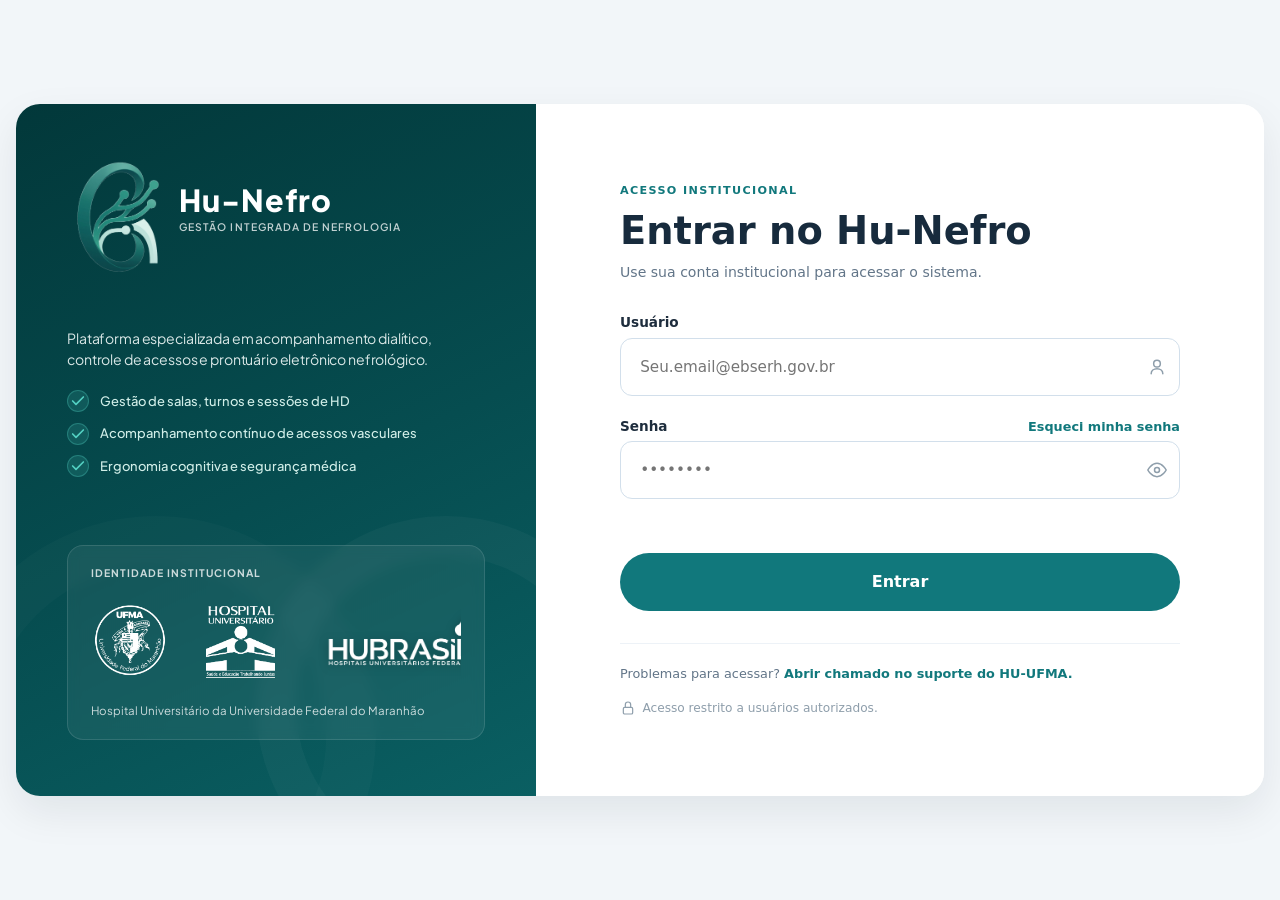
<file: sessoes-do-dia.html>
<!DOCTYPE html>
<html lang="pt-BR">
 <head>
  <meta charset="utf-8"/>
  <meta content="width=device-width, initial-scale=1" name="viewport"/>
  <meta content="Hu-Nefro - sess&otilde;es de hemodi&aacute;lise do dia por turno e sala." name="description"/>
  <meta content="noindex, nofollow" name="robots"/>
  <title>Sess&otilde;es do dia | Hu-Nefro</title>
  <link href="https://cdn.jsdelivr.net/npm/bootstrap@5.3.8/dist/css/bootstrap.min.css" rel="stylesheet">
  <link rel="preconnect" href="https://fonts.googleapis.com">
  <link rel="preconnect" href="https://fonts.gstatic.com" crossorigin>
  <link href="https://fonts.googleapis.com/css2?family=Plus+Jakarta+Sans:wght@400;500;600;700;800&display=swap" rel="stylesheet">
  <link href="css/base.css" rel="stylesheet">
  <link href="css/eventos-diagnosticos.css" rel="stylesheet"/>
  <link href="css/prescricao-hd.css" rel="stylesheet"/>
  <link href="css/sessoes-dialise.css" rel="stylesheet"/>
  <link href="css/sessoes-do-dia.css" rel="stylesheet"/>
  <script src="js/sessao.js"></script>
 </head>
 <body>
  <a class="skip-link" href="#conteudo-principal">Ir para o conte&uacute;do principal</a>
  <header class="app-header">
   <a aria-label="Hu-Nefro, lista de pacientes" class="brand" href="pacientes.html">
    <img alt="" class="brand-logo" height="34" src="assets/hunefro-logo.png" width="34">
    <span>Hu-Nefro<small>Gestão em nefrologia</small></span>
   </a>
   <nav aria-label="Navegação principal" class="app-nav">
    <a href="pacientes.html">Pacientes</a>
    <a href="sessoes-do-dia.html" aria-current="page">Sess&otilde;es do dia</a>
    <a href="comunicacoes.html">Comunica&ccedil;&otilde;es</a>
    <a href="gestao.html">Gest&atilde;o</a>
   </nav>
   <div class="header-actions">
    <span class="current-user" id="current-user"></span>
    <button aria-label="Sair do Hu-Nefro" class="btn btn-sm logout-button" id="logout-button" type="button">Sair</button>
   </div>
  </header>

  <main class="app-main" id="conteudo-principal" tabindex="-1">
   <div class="page-heading">
    <div>
     <span class="eyebrow">Hemodi&aacute;lise</span>
     <h1>Sess&otilde;es do dia</h1>
     <p>Pacientes previstos pela escala do Programa de Tratamento, por turno e sala. Inicie a sess&atilde;o quando o paciente chegar e conclua ao terminar. Faltas s&atilde;o registradas pelo t&eacute;cnico e remarcadas pela enfermeira.</p>
    </div>
    <div class="sdd-date" role="group" aria-label="Data das sess&otilde;es">
     <button class="btn btn-outline-secondary" id="sdd-prev" type="button" aria-label="Dia anterior">&lsaquo;</button>
     <input class="form-control" id="sdd-date" type="date" aria-label="Data">
     <button class="btn btn-outline-secondary" id="sdd-next" type="button" aria-label="Pr&oacute;ximo dia">&rsaquo;</button>
     <button class="btn btn-outline-primary" id="sdd-today" type="button">Hoje</button>
    </div>
   </div>

   <div class="sdd-topline">
    <p class="sdd-day-label" id="sdd-day-label" aria-live="polite"></p>
    <p class="sdd-profile-note" id="sdd-profile-note" aria-live="polite"></p>
   </div>

   <div class="md-tabs sdd-areas" role="tablist" aria-label="&Aacute;reas das sess&otilde;es">
    <button class="md-tab" type="button" role="tab" id="sdd-area-board" aria-controls="sdd-panel-board" aria-selected="true">Quadro do dia</button>
    <button class="md-tab" type="button" role="tab" id="sdd-area-moves" aria-controls="sdd-panel-moves" aria-selected="false" tabindex="-1">Faltas e remarca&ccedil;&otilde;es <span class="sdd-area-badge" id="sdd-moves-badge" hidden></span></button>
    <button class="md-tab" type="button" role="tab" id="sdd-area-extras" aria-controls="sdd-panel-extras" aria-selected="false" tabindex="-1">Sessões extras <span class="sdd-area-badge is-info" id="sdd-extras-badge" hidden></span></button>
    <button class="md-tab" type="button" role="tab" id="sdd-area-internados" aria-controls="sdd-panel-internados" aria-selected="false" tabindex="-1">Internados (Sala Q) <span class="sdd-area-badge is-info" id="sdd-internados-badge" hidden></span></button>
   </div>

   <div id="sdd-panel-moves" role="tabpanel" aria-labelledby="sdd-area-moves" hidden>
    <section class="sdd-pending" id="sdd-pending" aria-labelledby="sdd-pending-title"></section>
    <section class="sdd-panel-card" id="sdd-moves" aria-labelledby="sdd-moves-title"></section>
   </div>

   <div id="sdd-panel-extras" role="tabpanel" aria-labelledby="sdd-area-extras" hidden>
    <section class="sdd-panel-card" id="sdd-extras" aria-labelledby="sdd-extras-title"></section>
   </div>

   <div id="sdd-panel-internados" role="tabpanel" aria-labelledby="sdd-area-internados" hidden>
    <section class="sdd-panel-card" id="sdd-internados" aria-labelledby="sdd-internados-title"></section>
   </div>

   <div id="sdd-panel-board" role="tabpanel" aria-labelledby="sdd-area-board">
   <p class="sdd-pending-note" id="sdd-pending-note" hidden></p>
   <ul class="sdd-summary" id="sdd-summary" aria-label="Resumo do dia (clique para filtrar)"></ul>

   <div class="sdd-toolbar">
    <div class="sdd-tabs" id="sdd-shift-tabs" role="group" aria-label="Turno"></div>
    <div class="sdd-view-toggle" role="group" aria-label="Forma de exibi&ccedil;&atilde;o">
     <button type="button" class="btn btn-sm" data-sdd-view="sala" aria-pressed="true">Por sala</button>
     <button type="button" class="btn btn-sm" data-sdd-view="tabela" aria-pressed="false">Tabela</button>
    </div>
   </div>

   <form class="sdd-filters" id="sdd-filters" role="search">
    <div>
     <label class="field-label" for="sdd-search">Paciente</label>
     <input autocomplete="off" class="form-control form-control-sm" id="sdd-search" placeholder="Nome, c&oacute;digo ou m&aacute;quina" type="search">
    </div>
    <div>
     <label class="field-label" for="sdd-room">Sala</label>
     <select class="form-select form-select-sm" id="sdd-room"><option value="">Todas as salas</option></select>
    </div>
    <div>
     <label class="field-label" for="sdd-status">Situa&ccedil;&atilde;o</label>
     <select class="form-select form-select-sm" id="sdd-status">
      <option value="">Todas</option>
      <option value="aguardando">Aguardando</option>
      <option value="prevista">Prevista</option>
      <option value="sem-registro">Sem registro</option>
      <option value="em-andamento">Em andamento</option>
      <option value="concluida">Conclu&iacute;da</option>
      <option value="faltas">Faltas (todas)</option>
      <option value="a-remarcar">Falta a remarcar</option>
      <option value="remarcada">Remarcada (adiantada ou adiada)</option>
      <option value="recebidas">Reposi&ccedil;&otilde;es e remarca&ccedil;&otilde;es recebidas</option>
     </select>
    </div>
    <div class="sdd-filters-clear">
     <button class="btn btn-sm btn-outline-secondary" id="sdd-clear" type="button">Limpar filtros</button>
    </div>
   </form>

   <div id="sdd-board" aria-live="polite"></div>
   </div>
  </main>

  <dialog class="ev-dialog ph-dialog" id="sdd-dialog" aria-labelledby="sdd-dialog-title">
   <form method="dialog" id="sdd-dialog-form" novalidate>
    <header class="ev-dialog-header">
     <div>
      <h3 id="sdd-dialog-title"></h3>
      <p class="sdd-dialog-sub" id="sdd-dialog-sub"></p>
     </div>
     <button class="ev-dialog-close" type="button" id="sdd-dialog-close" aria-label="Fechar">&times;</button>
    </header>
    <div class="ev-dialog-body" id="sdd-dialog-body"></div>
    <div class="ev-dialog-error" id="sdd-dialog-error" role="alert" hidden></div>
    <footer class="ev-dialog-footer">
     <button class="btn btn-outline-secondary" type="button" id="sdd-dialog-cancel">Cancelar</button>
     <button class="btn btn-primary" type="submit" id="sdd-dialog-confirm">Gravar</button>
    </footer>
   </form>
  </dialog>

  <script defer src="js/catalogos.js"></script>
  <script defer src="js/gestao-store.js"></script>
  <script defer src="js/componentes.js"></script>
  <script defer src="js/autosalvamento.js"></script>
  <script defer src="js/dados-mock.js"></script>
  <script defer src="js/comunicacoes-store.js"></script>
  <script defer src="js/sessoes-do-dia.js"></script>
 </body>
</html>
</file>
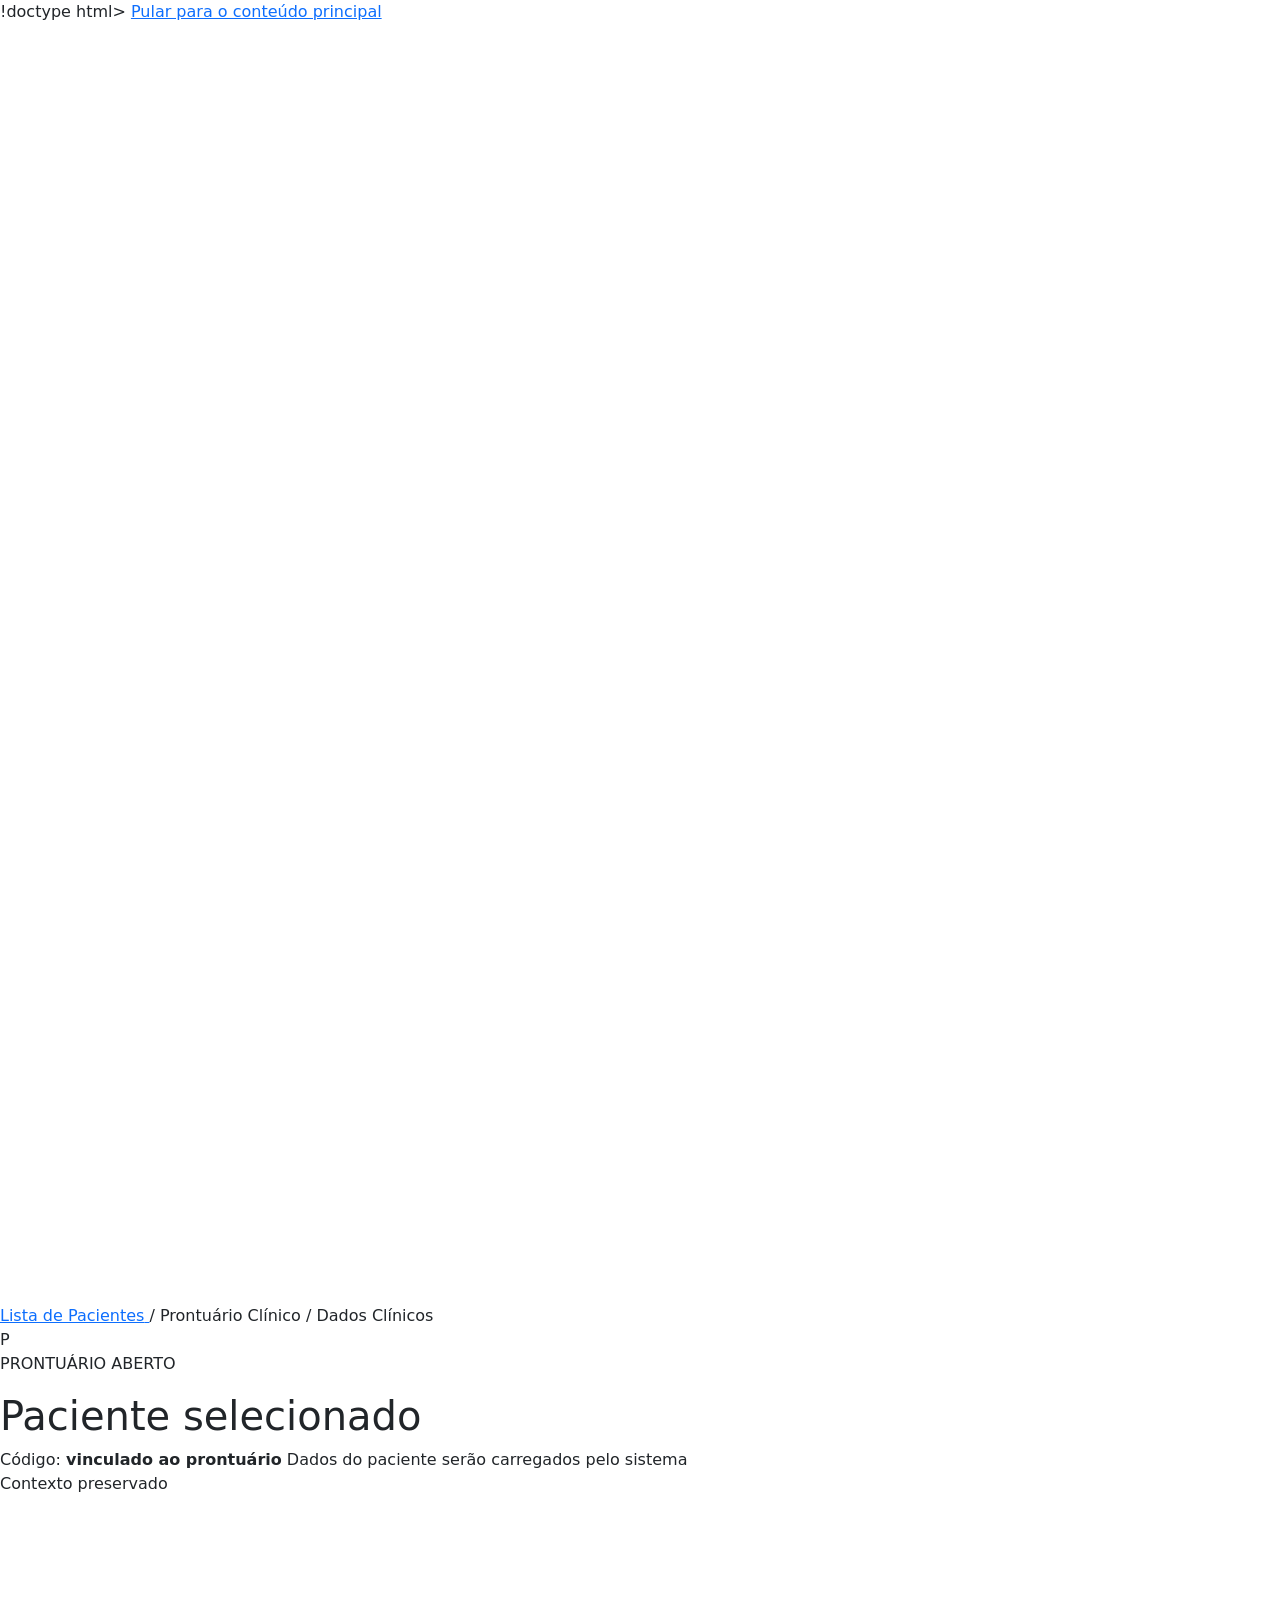
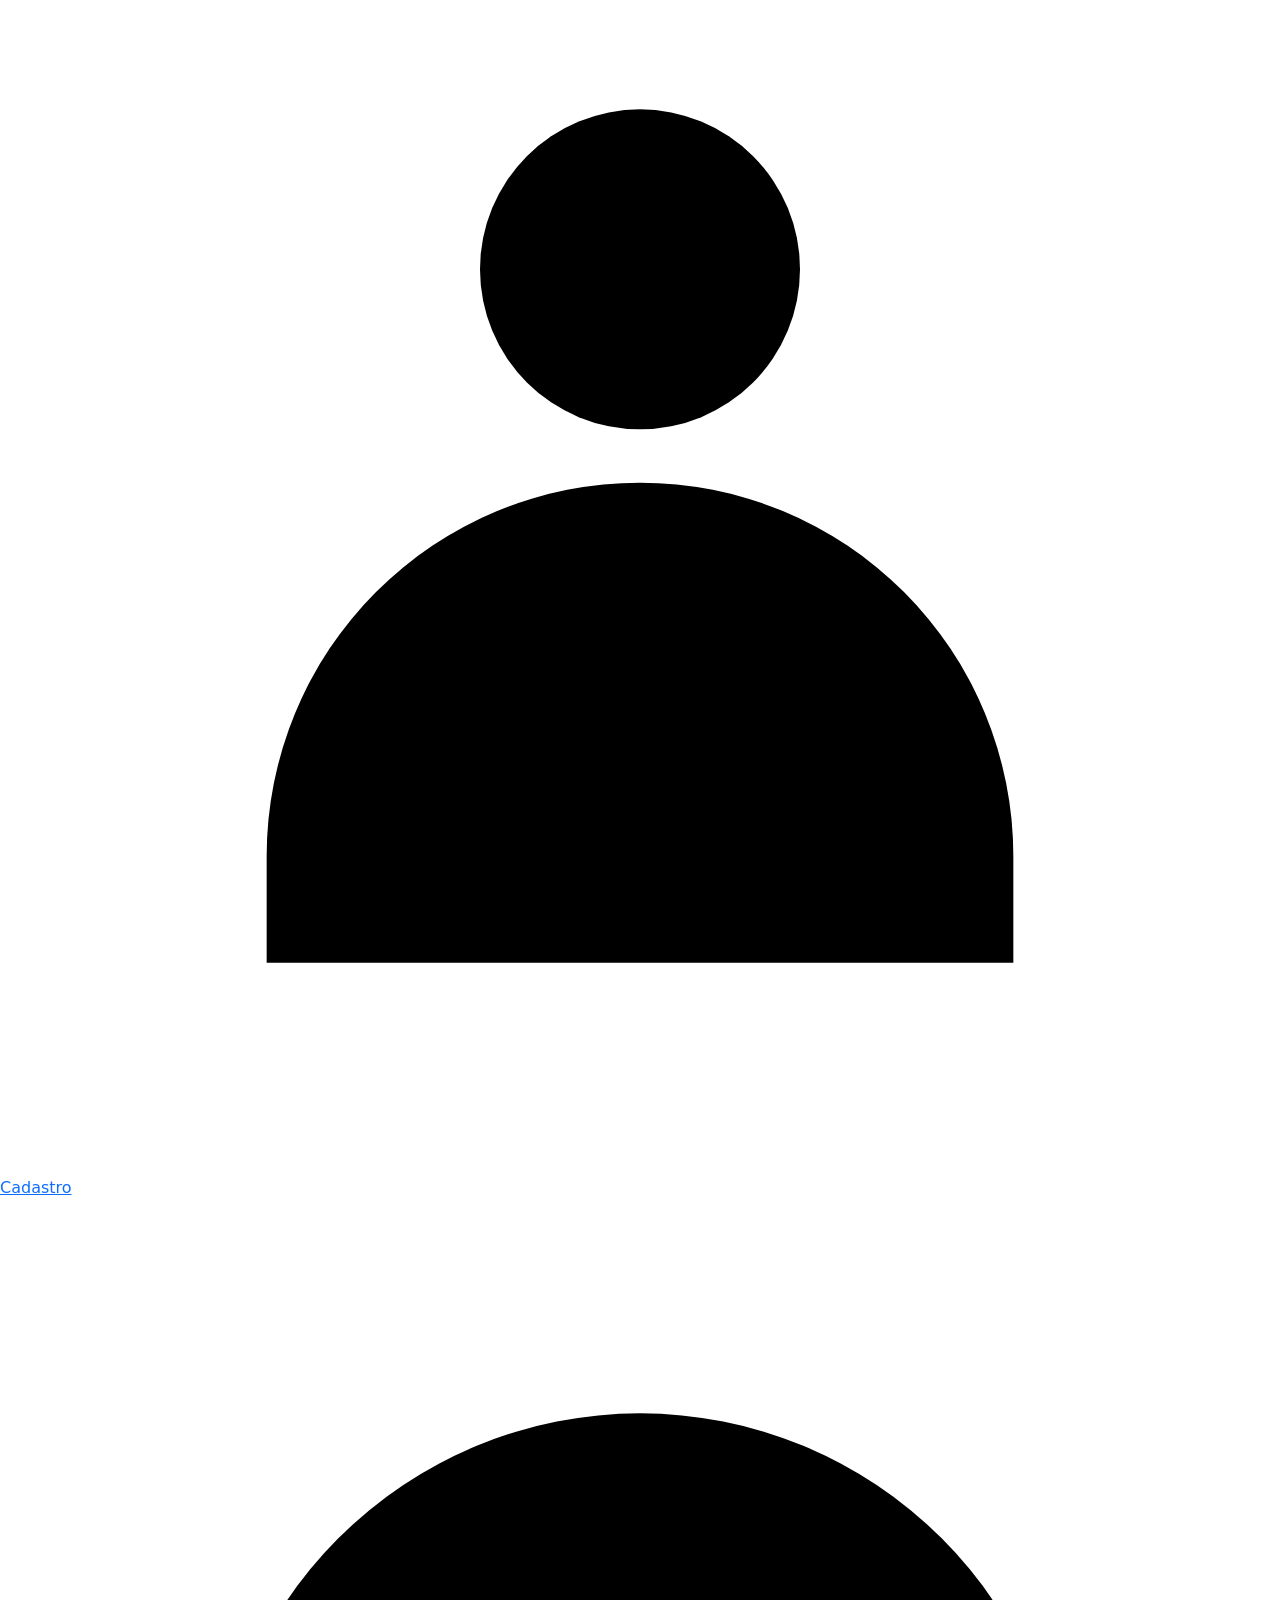
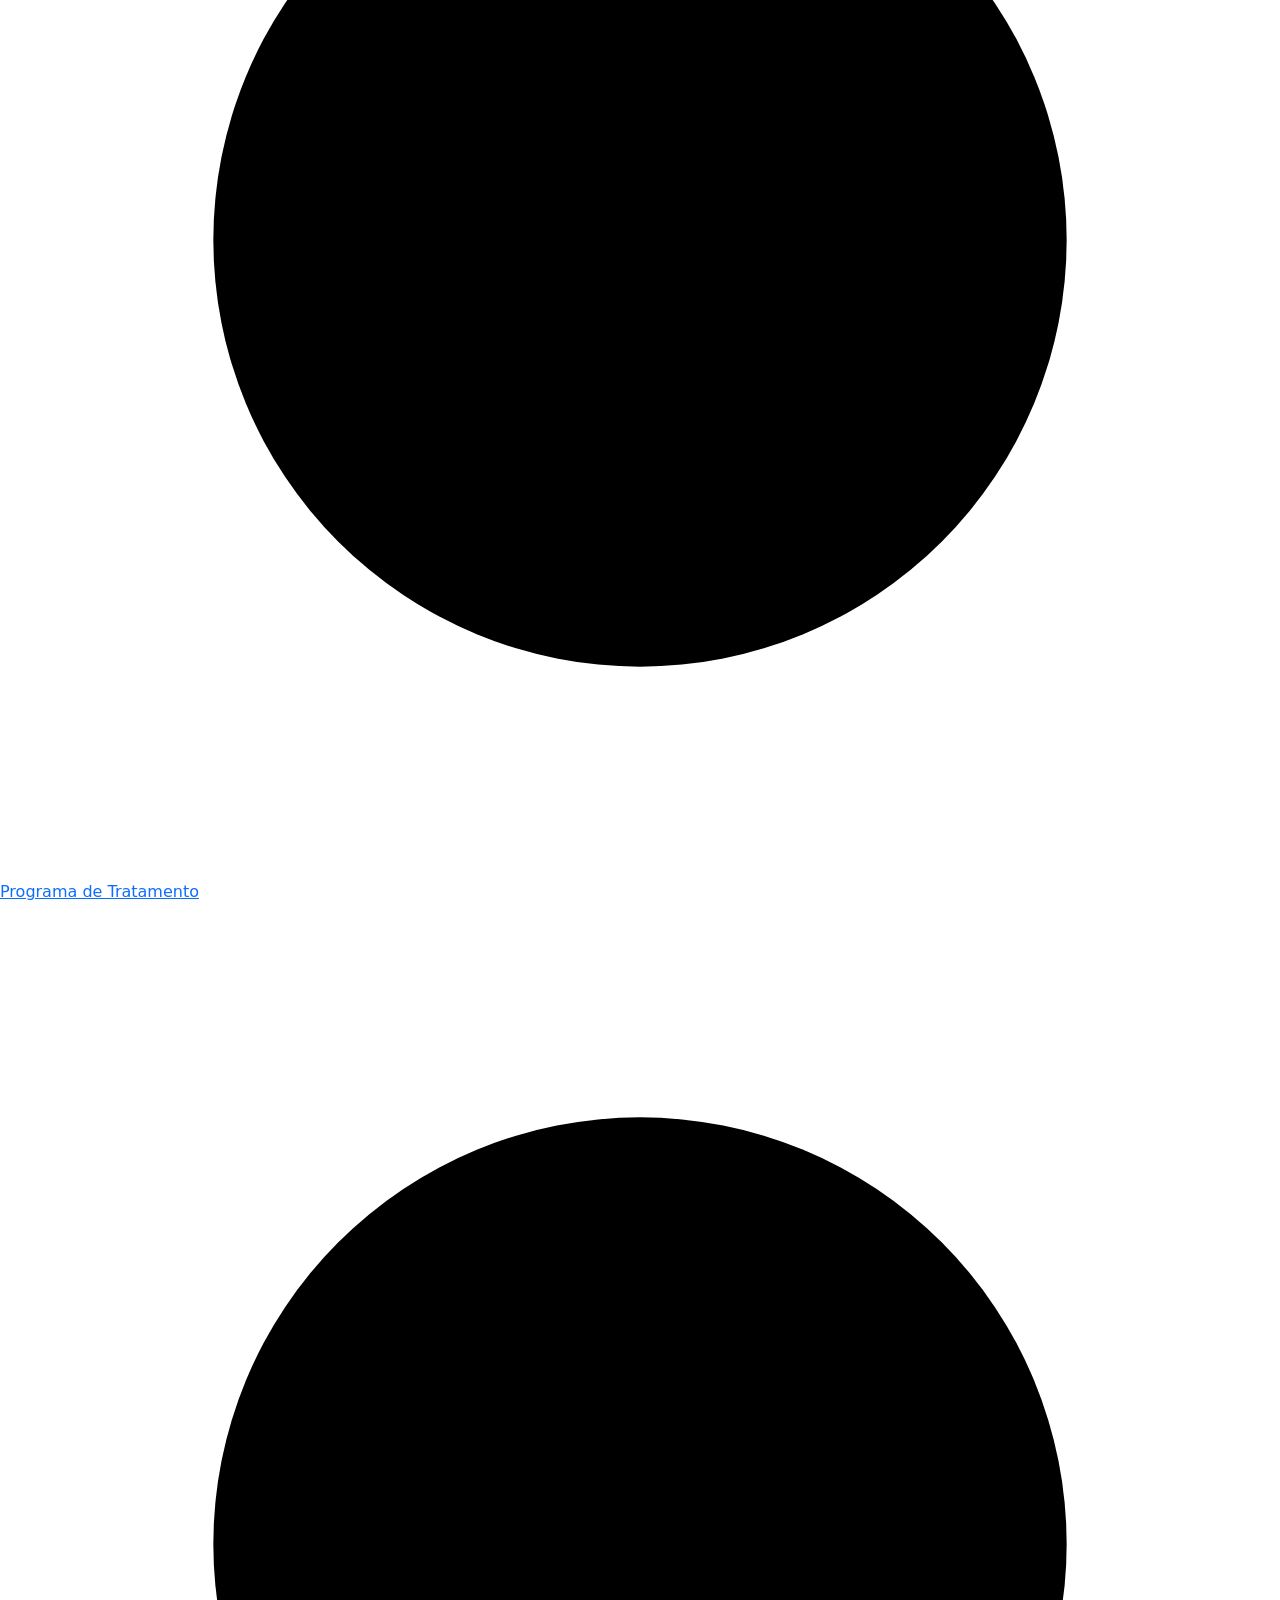
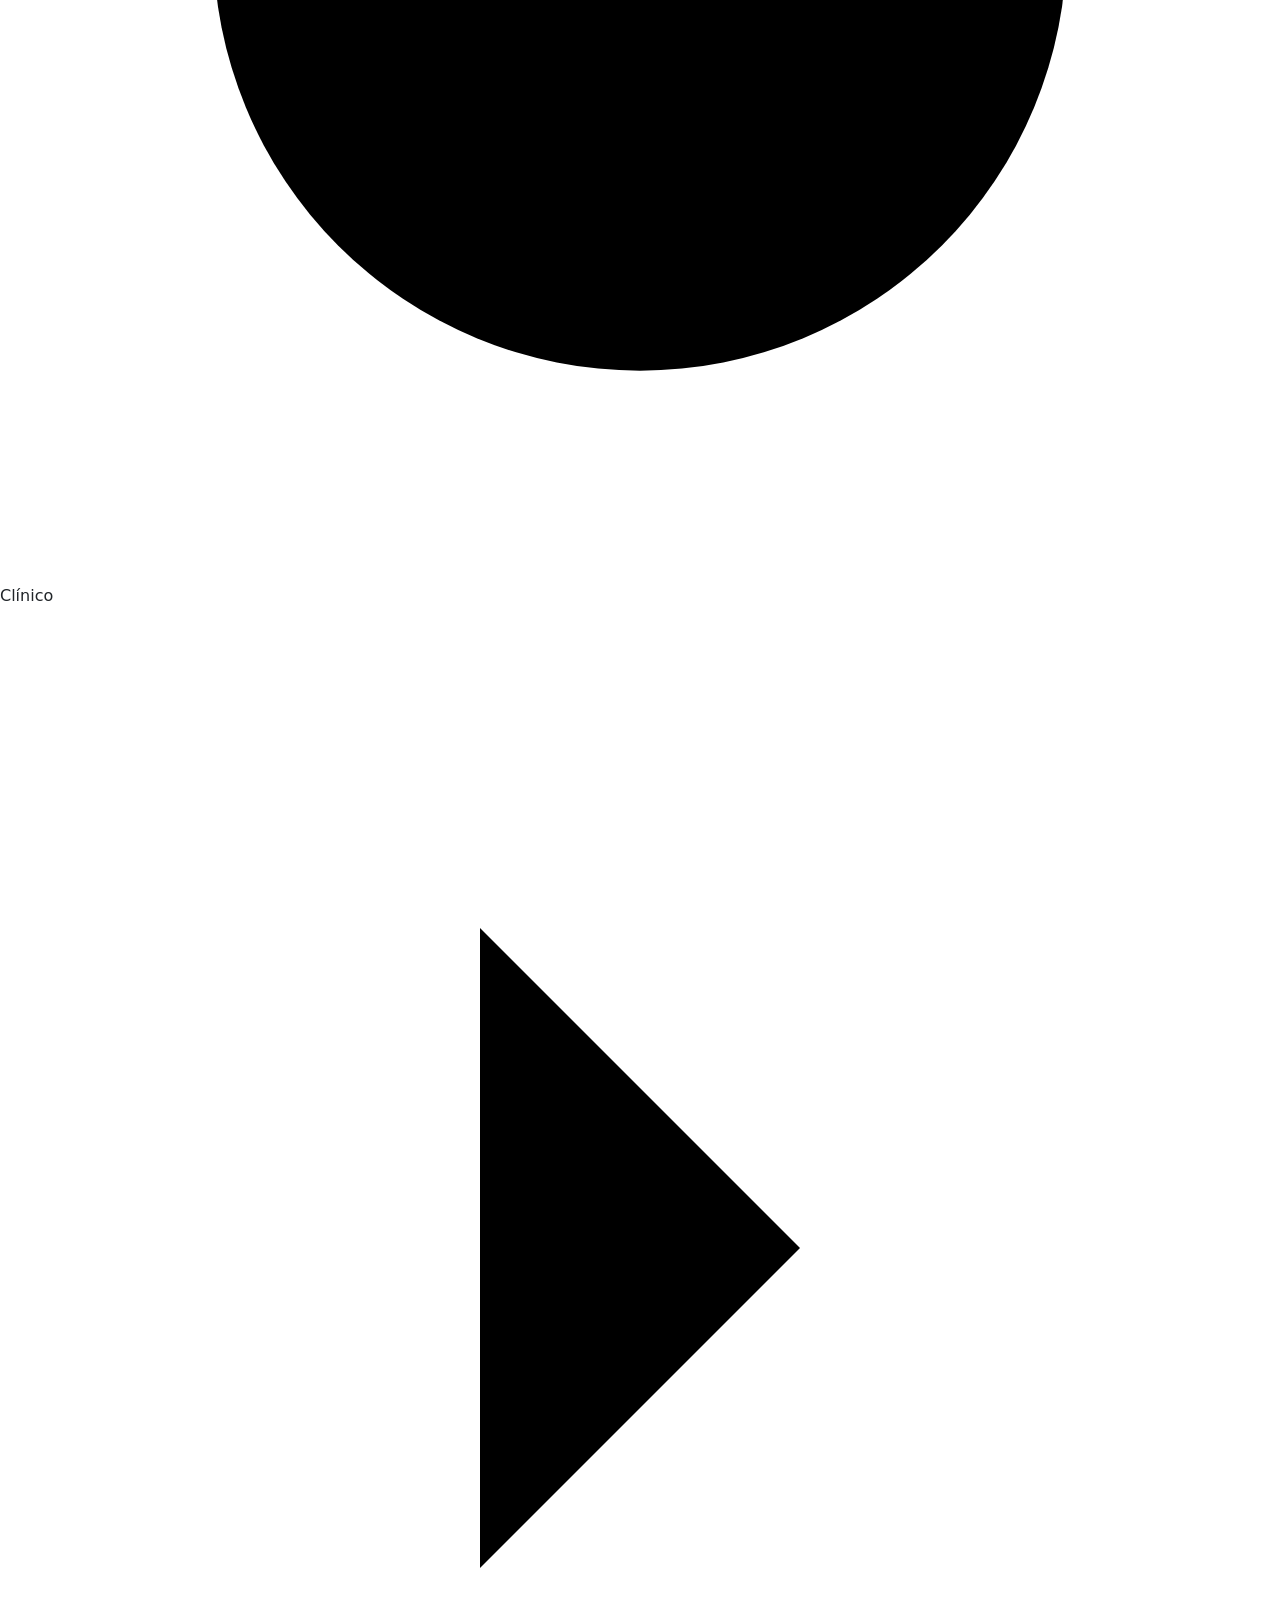
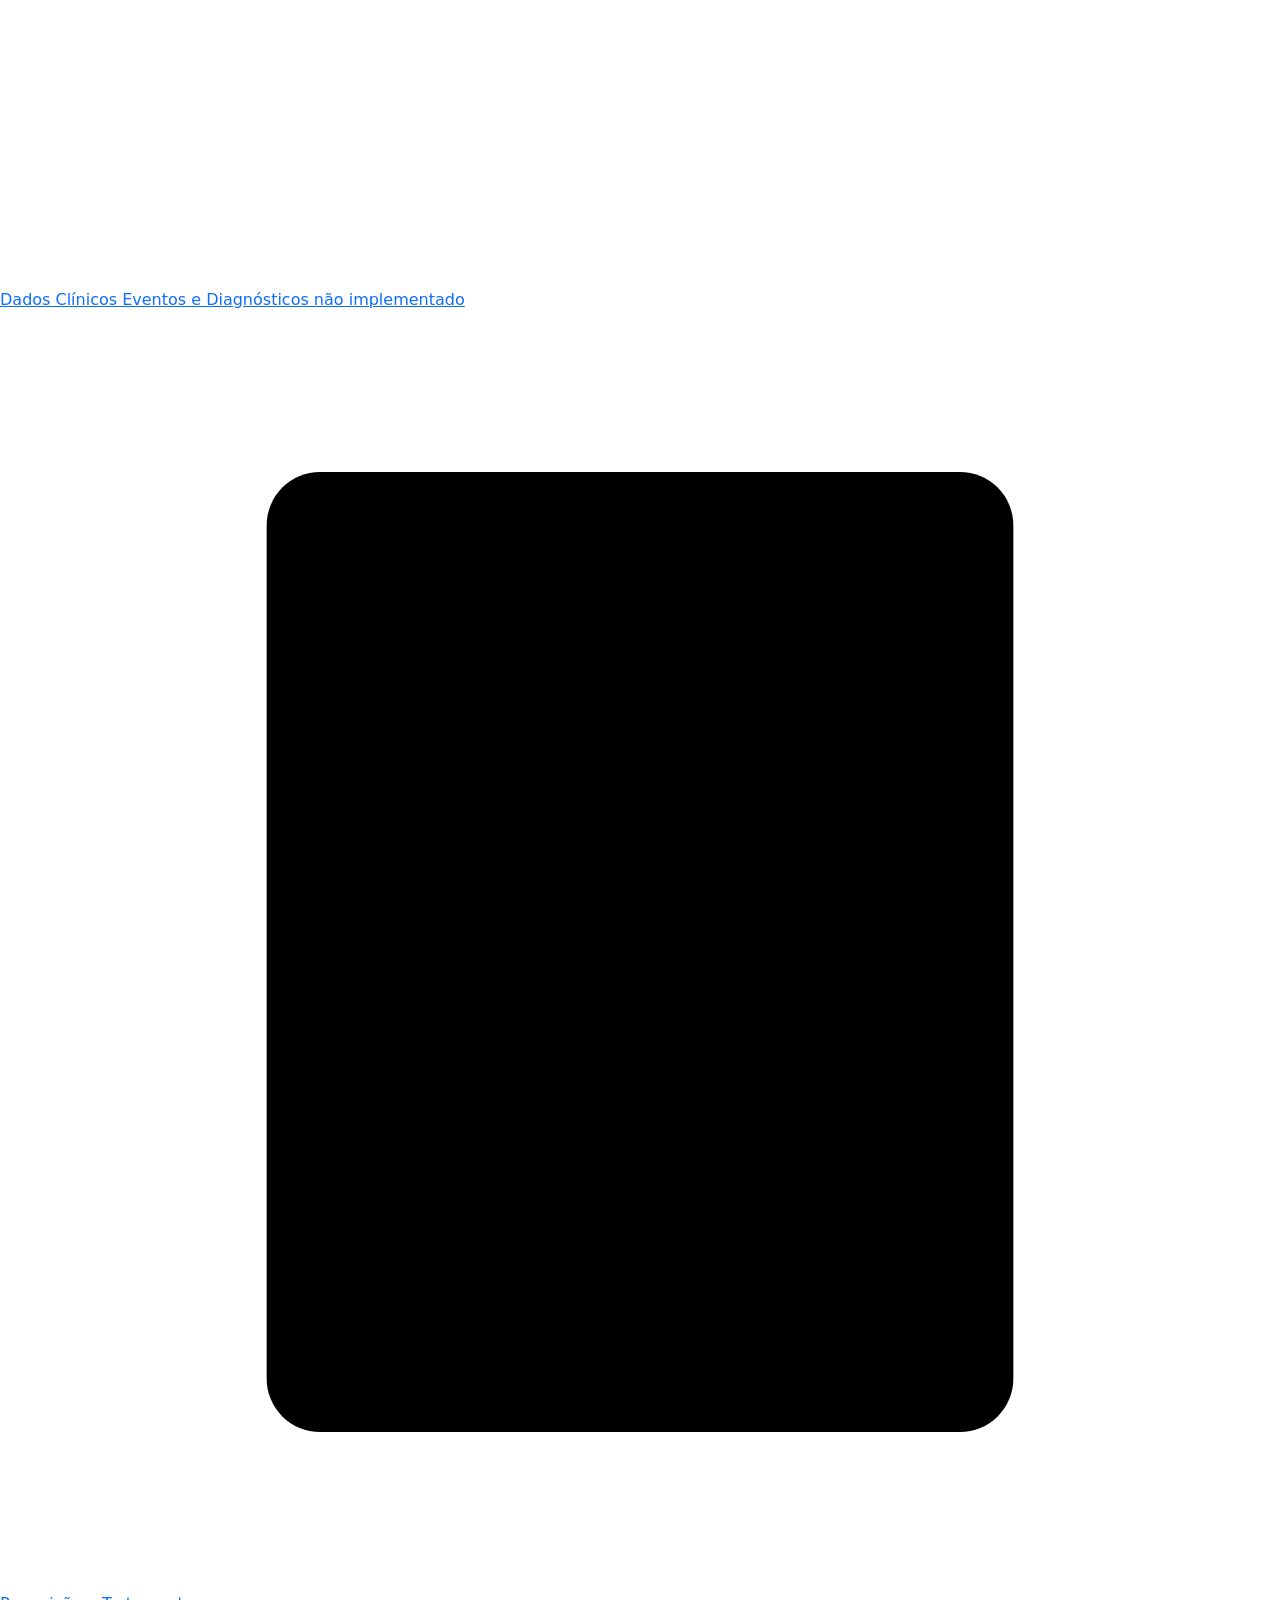
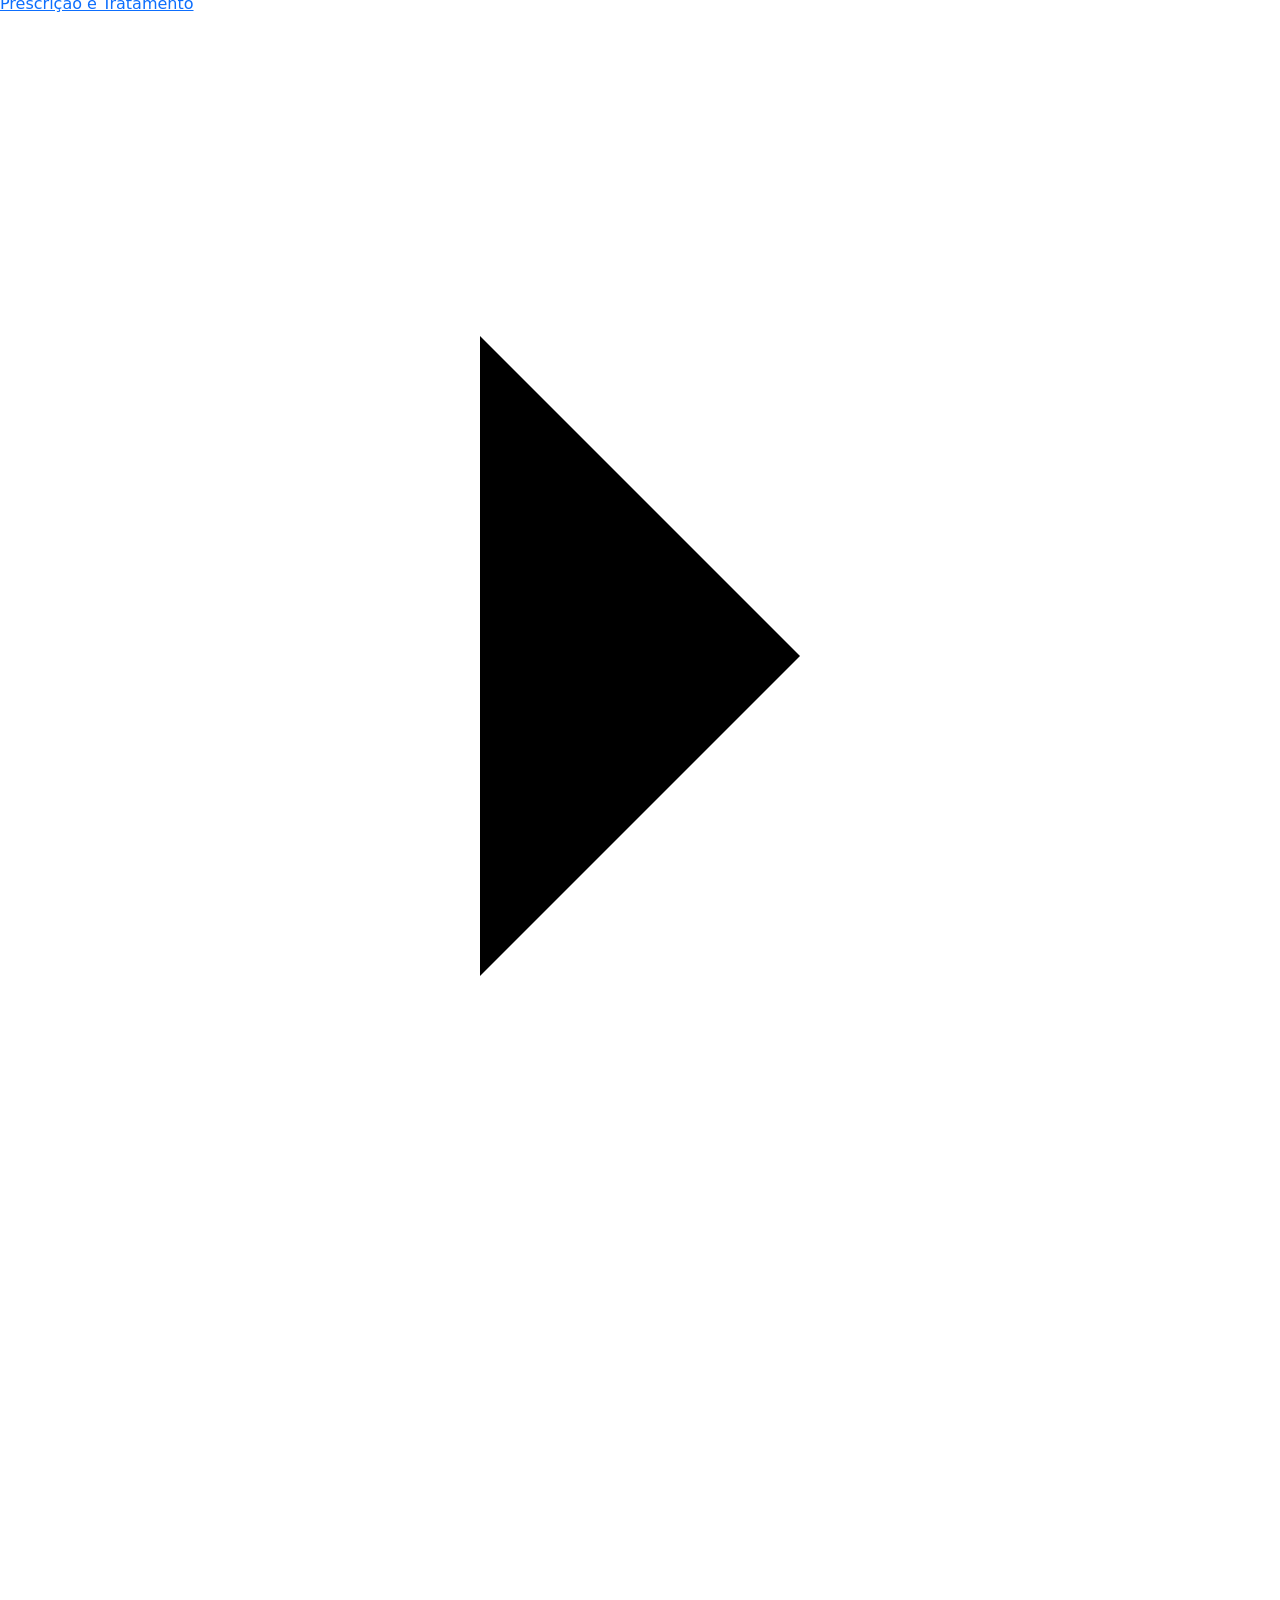
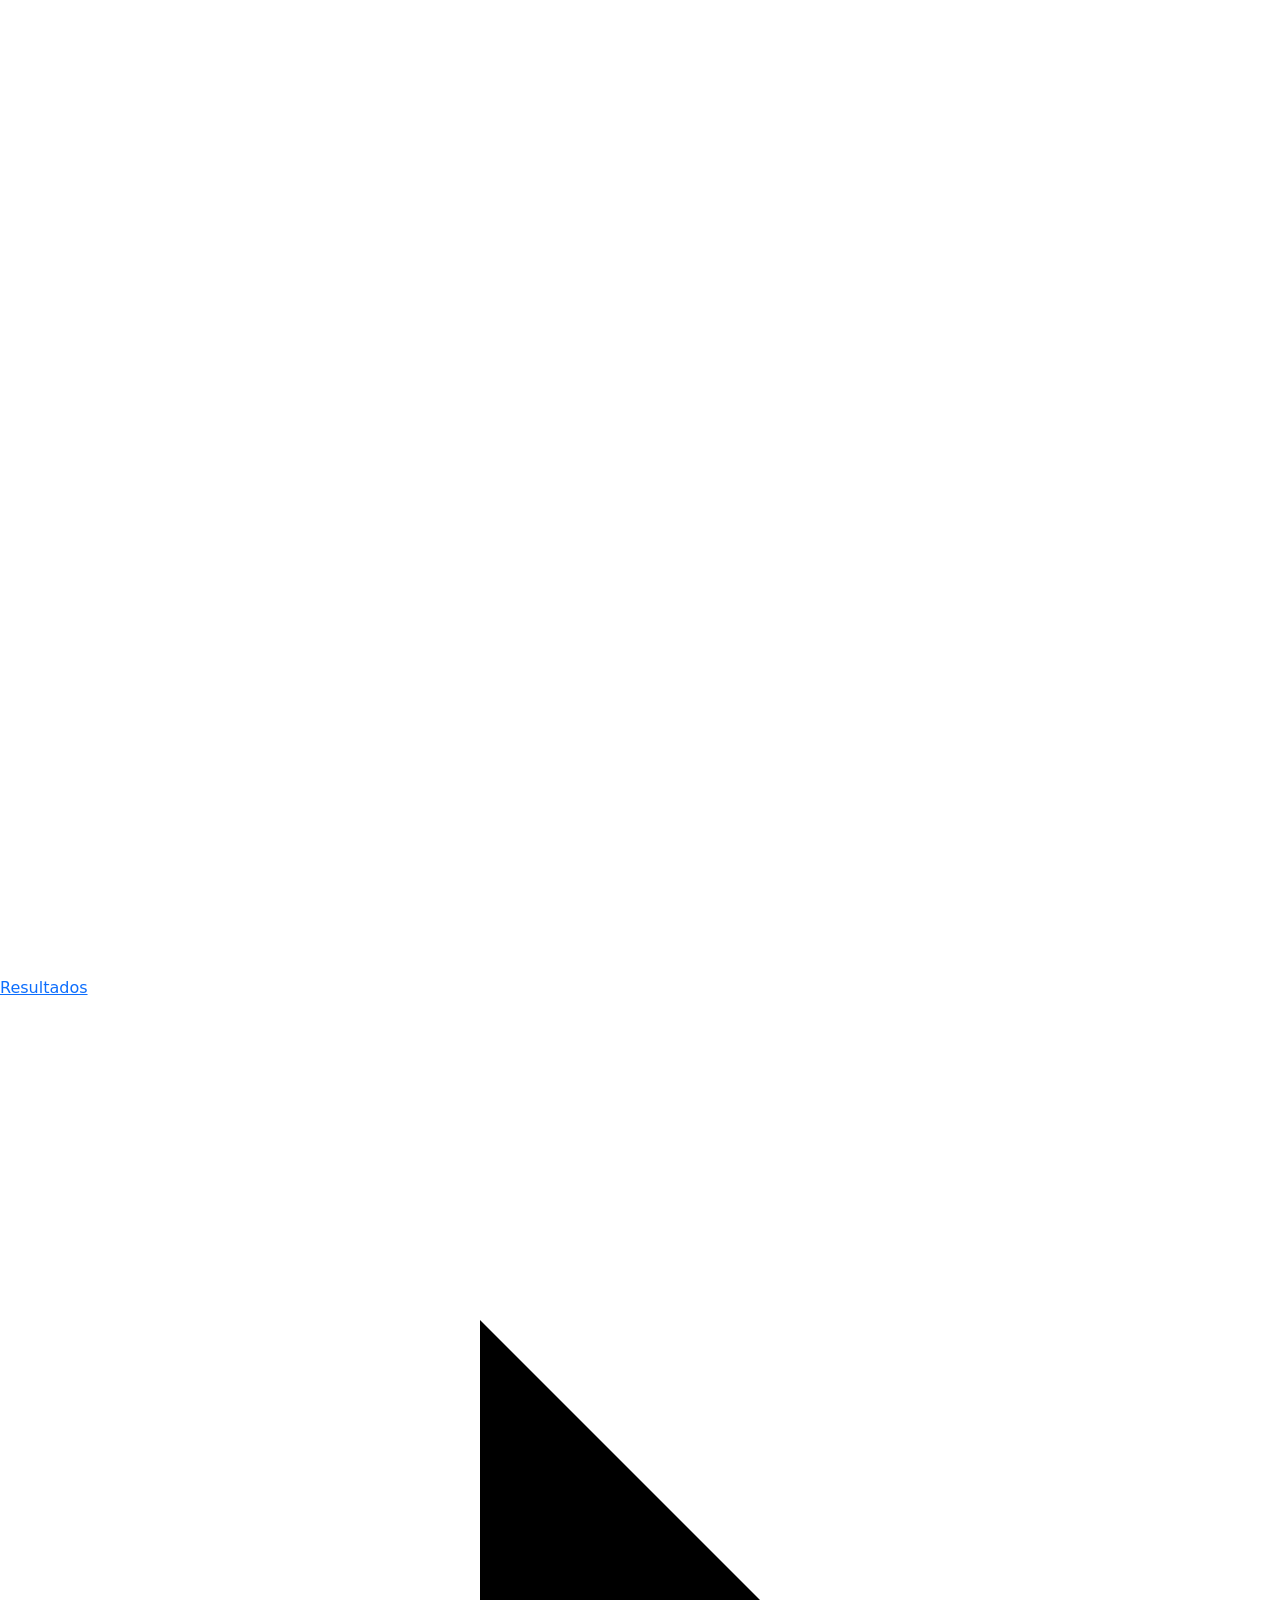
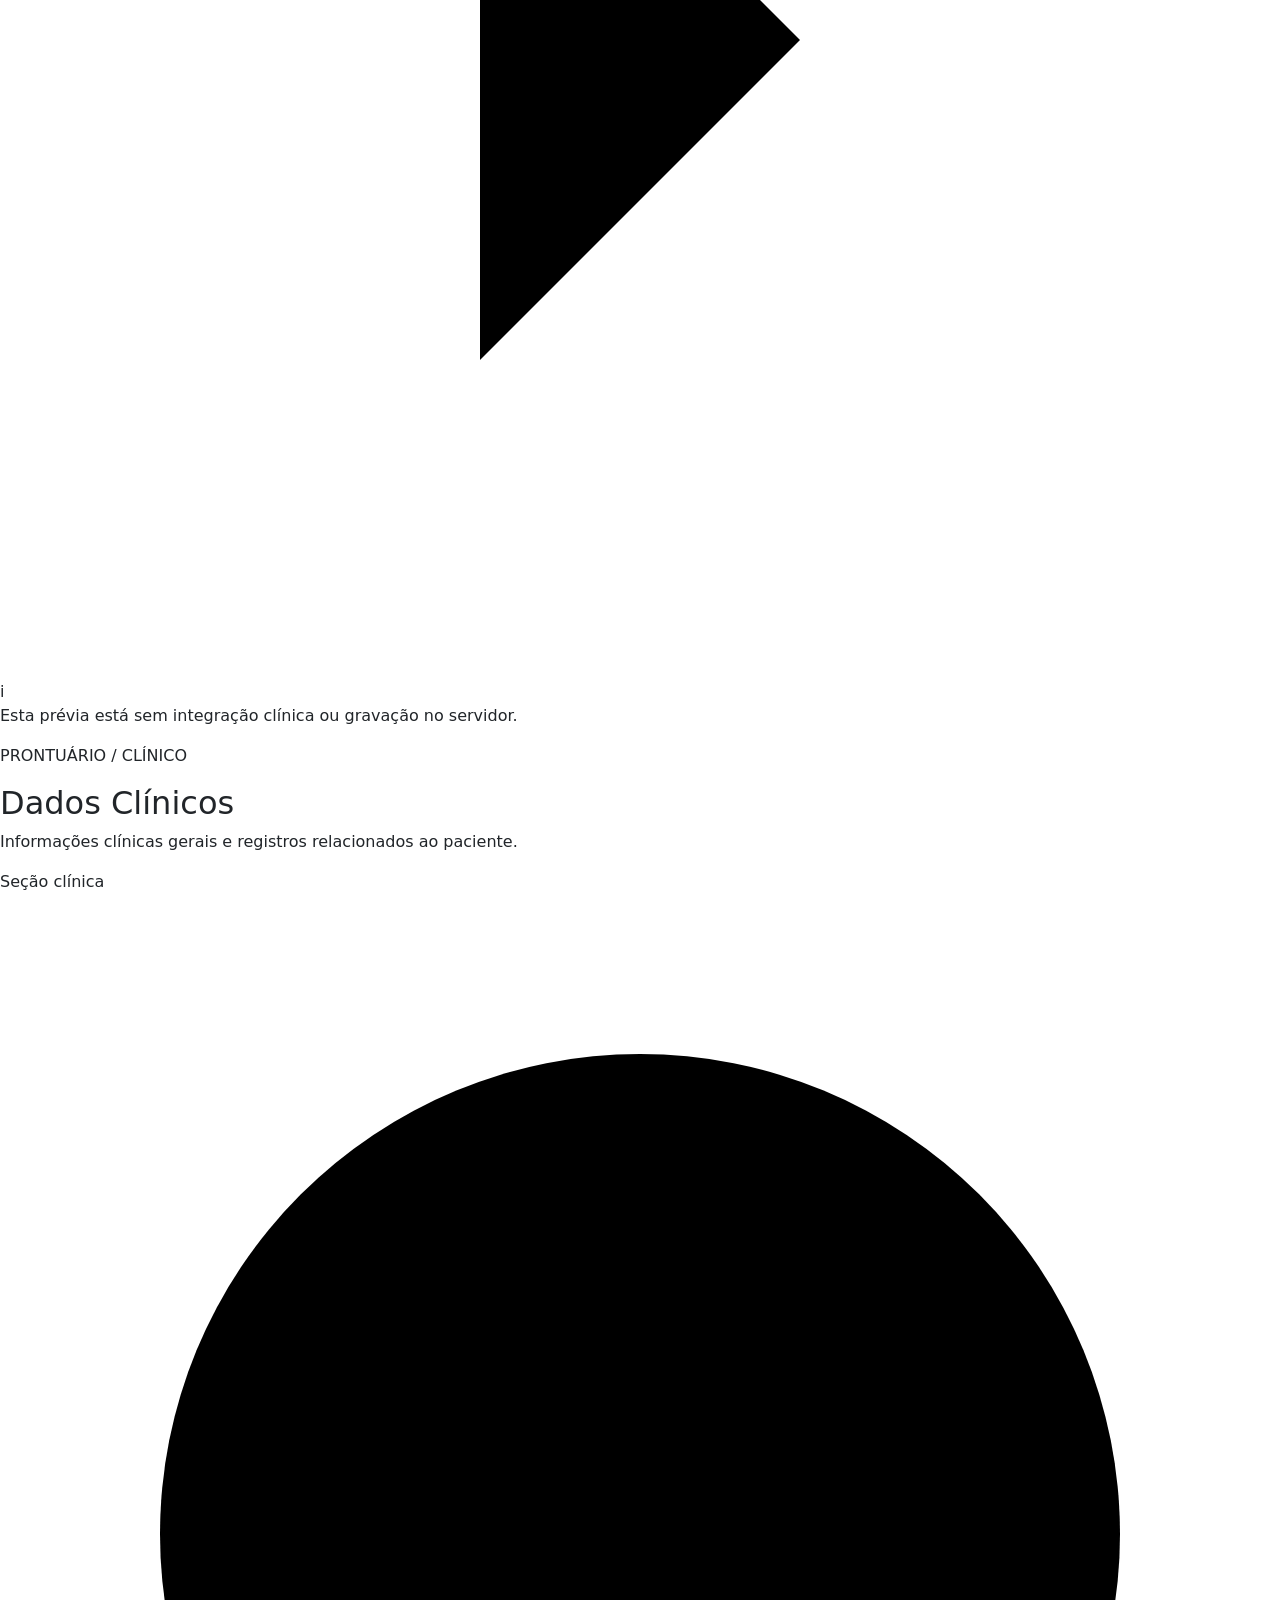
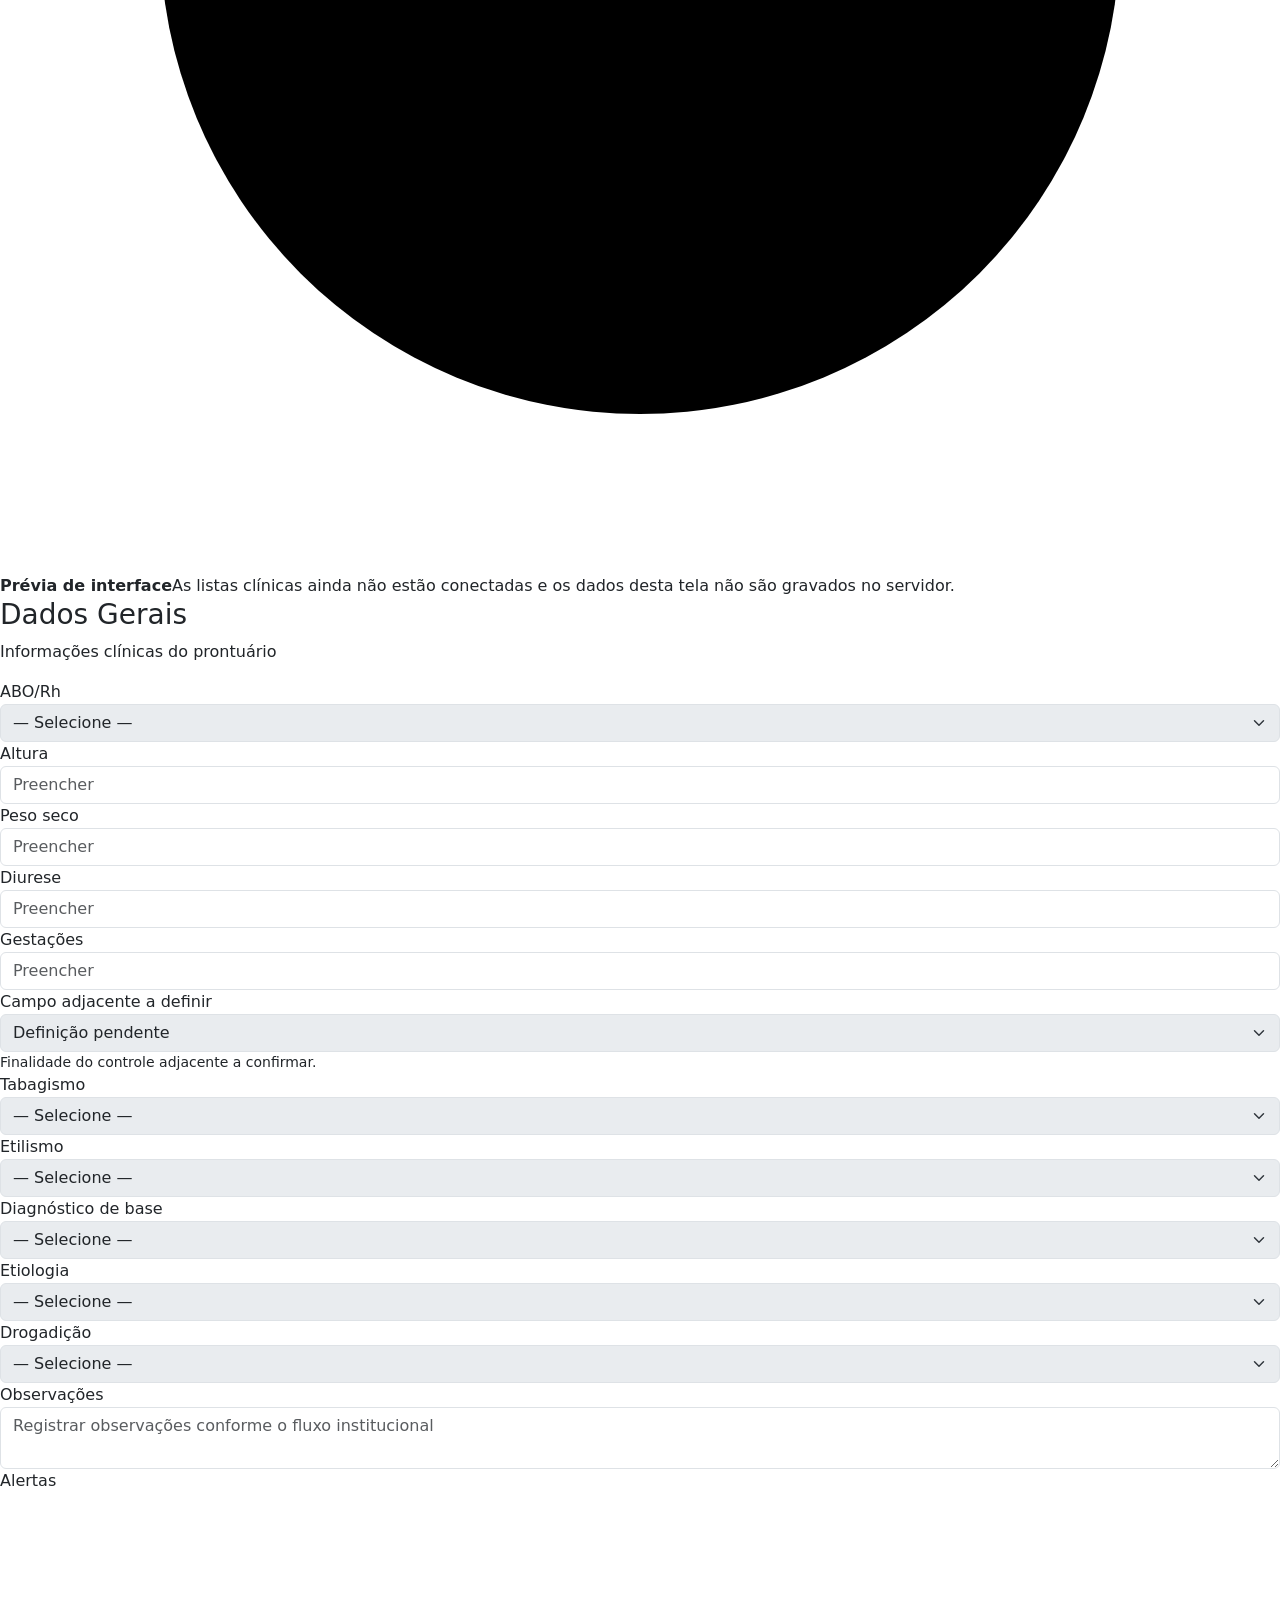
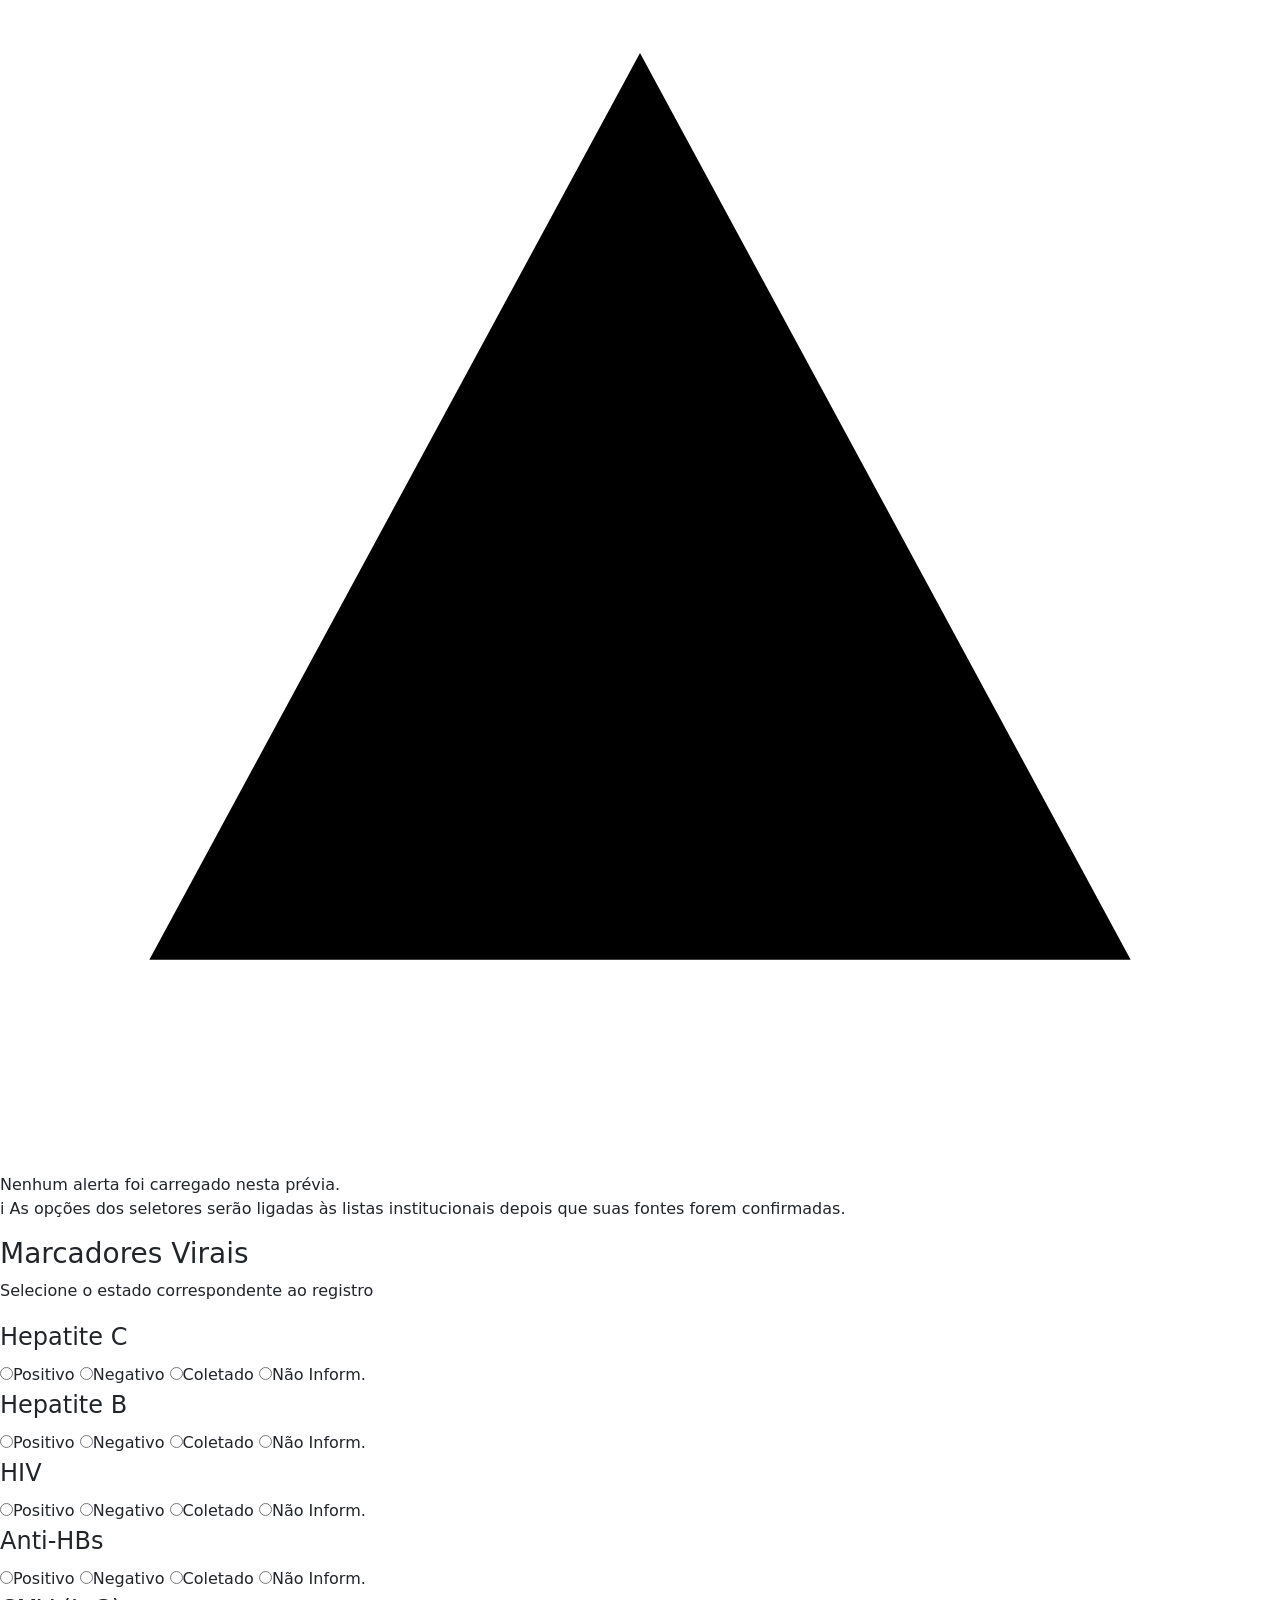
<file: frontend/dados-clinicos.html>
!doctype html>
<html lang="pt-BR">
<head>
  <meta charset="utf-8">
  <meta name="viewport" content="width=device-width, initial-scale=1">
  <meta name="description" content="Prévia da seção Dados Clínicos do prontuário Hu-Nefro.">
  <title>Dados Clínicos | Hu-Nefro</title>
  <link rel="stylesheet" href="https://cdn.jsdelivr.net/npm/bootstrap@5.3.3/dist/css/bootstrap.min.css">
  <link rel="stylesheet" href="css/dados-clinicos.css">
</head>
<body>
  <a class="skip-link" href="#conteudo-principal">Pular para o conteúdo principal</a>

  <header class="topbar">
    <div class="topbar-inner">
      <a class="back-link" href="pacientes.html" aria-label="Voltar para a lista de pacientes">
        <svg viewBox="0 0 24 24" aria-hidden="true"><path d="M19 12H5m0 0 6-6m-6 6 6 6"/></svg>
        <span>Lista de Pacientes</span>
      </a>
      <span class="crumb-divider" aria-hidden="true">/</span>
      <span class="topbar-current">Prontuário</span>
      <span class="topbar-section">Clínico / Dados Clínicos</span>
    </div>
  </header>

  <section class="patient-context" aria-label="Contexto do prontuário">
    <div class="patient-avatar" aria-hidden="true">P</div>
    <div class="patient-details">
      <p class="eyebrow">PRONTUÁRIO ABERTO</p>
      <h1>Paciente selecionado</h1>
      <div class="patient-meta">
        <span>Código: <strong>vinculado ao prontuário</strong></span>
        <span class="meta-separator" aria-hidden="true"></span>
        <span>Dados do paciente serão carregados pelo sistema</span>
      </div>
    </div>
    <span class="context-pill"><span class="status-dot" aria-hidden="true"></span>Contexto preservado</span>
  </section>

  <div class="app-shell">
    <aside class="sidebar" aria-label="Navegação do prontuário">
      <nav>
        <a class="side-link" href="prontuario-identificacao.html">
          <svg viewBox="0 0 24 24" aria-hidden="true"><circle cx="12" cy="7" r="3"/><path d="M5 20v-2a7 7 0 0 1 14 0v2Z"/></svg>
          <span>Cadastro</span>
        </a>
        <a class="side-link" href="#programa-pendente" data-unavailable-link="true">
          <svg viewBox="0 0 24 24" aria-hidden="true"><path d="M4 12h16M12 4v16"/><circle cx="12" cy="12" r="8"/></svg>
          <span>Programa de Tratamento</span>
        </a>
        <div class="side-group side-group-active">
          <div class="side-group-heading">
            <svg viewBox="0 0 24 24" aria-hidden="true"><path d="M12 3v18M3 12h18"/><circle cx="12" cy="12" r="8"/></svg>
            <span>Clínico</span>
            <svg class="chevron" viewBox="0 0 24 24" aria-hidden="true"><path d="m9 18 6-6-6-6"/></svg>
          </div>
          <a class="side-sub-link is-active" href="dados-clinicos.html" aria-current="page">
            <span class="active-marker" aria-hidden="true"></span>
            <span>Dados Clínicos</span>
          </a>
          <a class="side-sub-link" href="#eventos-pendentes" data-unavailable-link="true">
            <span class="active-marker" aria-hidden="true"></span>
            <span>Eventos e Diagnósticos</span>
            <span class="planned-tag">não implementado</span>
          </a>
        </div>
        <a class="side-link" href="#prescricao-pendente" data-unavailable-link="true">
          <svg viewBox="0 0 24 24" aria-hidden="true"><rect x="5" y="3" width="14" height="18" rx="1"/><path d="M8 7h8M8 11h8M8 15h5"/></svg>
          <span>Prescrição e Tratamento</span>
          <svg class="chevron" viewBox="0 0 24 24" aria-hidden="true"><path d="m9 18 6-6-6-6"/></svg>
        </a>
        <a class="side-link" href="#resultados-pendente" data-unavailable-link="true">
          <svg viewBox="0 0 24 24" aria-hidden="true"><path d="M4 5h16M4 10h16M4 15h10M4 20h10"/></svg>
          <span>Resultados</span>
          <svg class="chevron" viewBox="0 0 24 24" aria-hidden="true"><path d="m9 18 6-6-6-6"/></svg>
        </a>
      </nav>
      <div class="sidebar-footnote">
        <span class="footnote-icon" aria-hidden="true">i</span>
        <p>Esta prévia está sem integração clínica ou gravação no servidor.</p>
      </div>
    </aside>

    <main id="conteudo-principal" class="main-content">
      <div class="page-heading">
        <div>
          <p class="eyebrow">PRONTUÁRIO <span aria-hidden="true">/</span> CLÍNICO</p>
          <h2>Dados Clínicos</h2>
          <p class="page-description">Informações clínicas gerais e registros relacionados ao paciente.</p>
        </div>
        <span class="section-badge"><span class="badge-mark" aria-hidden="true"></span> Seção clínica</span>
      </div>

      <div class="prototype-notice" role="note">
        <svg viewBox="0 0 24 24" aria-hidden="true"><circle cx="12" cy="12" r="9"/><path d="M12 11v5m0-8h.01"/></svg>
        <div><strong>Prévia de interface</strong><span>As listas clínicas ainda não estão conectadas e os dados desta tela não são gravados no servidor.</span></div>
      </div>

      <form id="dadosClinicosForm" novalidate>
        <section class="data-card" aria-labelledby="dados-gerais-titulo">
          <div class="card-heading">
            <div><span class="heading-accent" aria-hidden="true"></span><h3 id="dados-gerais-titulo">Dados Gerais</h3></div>
            <p>Informações clínicas do prontuário</p>
          </div>
          <div class="card-body">
            <div class="fields-grid fields-grid-4">
              <div class="field-group">
                <label for="aboRh">ABO/Rh</label>
                <select id="aboRh" class="form-select pending-select" data-pending-list="true" aria-describedby="pendingListsHelp" disabled><option value="">— Selecione —</option></select>
              </div>
              <div class="field-group">
                <label for="altura">Altura</label>
                <input id="altura" class="form-control" type="text" inputmode="decimal" autocomplete="off" placeholder="Preencher">
              </div>
              <div class="field-group">
                <label for="pesoSeco">Peso seco</label>
                <input id="pesoSeco" class="form-control" type="text" inputmode="decimal" autocomplete="off" placeholder="Preencher">
              </div>
              <div class="field-group">
                <label for="diurese">Diurese</label>
                <input id="diurese" class="form-control" type="text" autocomplete="off" placeholder="Preencher">
              </div>
              <div class="field-group">
                <label for="gestacoes">Gestações</label>
                <input id="gestacoes" class="form-control" type="text" inputmode="numeric" autocomplete="off" placeholder="Preencher">
              </div>
              <div class="field-group">
                <label for="gestacoesComplemento">Campo adjacente <span class="label-pending">a definir</span></label>
                <select id="gestacoesComplemento" class="form-select pending-select" aria-describedby="gestacoesHelp" disabled><option value="">Definição pendente</option></select>
                <small id="gestacoesHelp" class="field-help">Finalidade do controle adjacente a confirmar.</small>
              </div>
              <div class="field-group">
                <label for="tabagismo">Tabagismo</label>
                <select id="tabagismo" class="form-select pending-select" data-pending-list="true" aria-describedby="pendingListsHelp" disabled><option value="">— Selecione —</option></select>
              </div>
              <div class="field-group">
                <label for="etilismo">Etilismo</label>
                <select id="etilismo" class="form-select pending-select" data-pending-list="true" aria-describedby="pendingListsHelp" disabled><option value="">— Selecione —</option></select>
              </div>
              <div class="field-group field-span-2">
                <label for="diagnosticoBase">Diagnóstico de base</label>
                <select id="diagnosticoBase" class="form-select pending-select" data-pending-list="true" aria-describedby="pendingListsHelp" disabled><option value="">— Selecione —</option></select>
              </div>
              <div class="field-group field-span-2">
                <label for="etiologia">Etiologia</label>
                <select id="etiologia" class="form-select pending-select" data-pending-list="true" aria-describedby="pendingListsHelp" disabled><option value="">— Selecione —</option></select>
              </div>
              <div class="field-group">
                <label for="drogadicao">Drogadição</label>
                <select id="drogadicao" class="form-select pending-select" data-pending-list="true" aria-describedby="pendingListsHelp" disabled><option value="">— Selecione —</option></select>
              </div>
              <div class="field-group field-span-3">
                <label for="observacoes">Observações</label>
                <textarea id="observacoes" class="form-control" rows="2" placeholder="Registrar observações conforme o fluxo institucional"></textarea>
              </div>
              <div class="field-group field-span-4">
                <label for="alertas">Alertas</label>
                <div id="alertas" class="alert-area" role="status" aria-live="polite">
                  <svg viewBox="0 0 24 24" aria-hidden="true"><path d="M12 3 2.8 20h18.4L12 3Z"/><path d="M12 9v5m0 2h.01"/></svg>
                  <span>Nenhum alerta foi carregado nesta prévia.</span>
                </div>
              </div>
            </div>
            <p id="pendingListsHelp" class="section-help"><span aria-hidden="true">i</span> As opções dos seletores serão ligadas às listas institucionais depois que suas fontes forem confirmadas.</p>
          </div>
        </section>

        <section class="data-card" aria-labelledby="marcadores-titulo">
          <div class="card-heading">
            <div><span class="heading-accent" aria-hidden="true"></span><h3 id="marcadores-titulo">Marcadores Virais</h3></div>
            <p>Selecione o estado correspondente ao registro</p>
          </div>
          <div class="card-body">
            <div class="markers-grid">
              <fieldset class="marker-group">
                <legend>Hepatite C</legend>
                <div class="radio-options">
                  <label><input type="radio" name="hepatiteC" value="positivo"><span>Positivo</span></label>
                  <label><input type="radio" name="hepatiteC" value="negativo"><span>Negativo</span></label>
                  <label><input type="radio" name="hepatiteC" value="coletado"><span>Coletado</span></label>
                  <label><input type="radio" name="hepatiteC" value="nao-informado"><span>Não Inform.</span></label>
                </div>
              </fieldset>
              <fieldset class="marker-group">
                <legend>Hepatite B</legend>
                <div class="radio-options">
                  <label><input type="radio" name="hepatiteB" value="positivo"><span>Positivo</span></label>
                  <label><input type="radio" name="hepatiteB" value="negativo"><span>Negativo</span></label>
                  <label><input type="radio" name="hepatiteB" value="coletado"><span>Coletado</span></label>
                  <label><input type="radio" name="hepatiteB" value="nao-informado"><span>Não Inform.</span></label>
                </div>
              </fieldset>
              <fieldset class="marker-group">
                <legend>HIV</legend>
                <div class="radio-options">
                  <label><input type="radio" name="hiv" value="positivo"><span>Positivo</span></label>
                  <label><input type="radio" name="hiv" value="negativo"><span>Negativo</span></label>
                  <label><input type="radio" name="hiv" value="coletado"><span>Coletado</span></label>
                  <label><input type="radio" name="hiv" value="nao-informado"><span>Não Inform.</span></label>
                </div>
              </fieldset>
              <fieldset class="marker-group">
                <legend>Anti-HBs</legend>
                <div class="radio-options">
                  <label><input type="radio" name="antiHbs" value="positivo"><span>Positivo</span></label>
                  <label><input type="radio" name="antiHbs" value="negativo"><span>Negativo</span></label>
                  <label><input type="radio" name="antiHbs" value="coletado"><span>Coletado</span></label>
                  <label><input type="radio" name="antiHbs" value="nao-informado"><span>Não Inform.</span></label>
                </div>
              </fieldset>
              <fieldset class="marker-group">
                <legend>CMV (IgG)</legend>
                <div class="radio-options">
                  <label><input type="radio" name="cmvIgg" value="positivo"><span>Positivo</span></label>
                  <label><input type="radio" name="cmvIgg" value="negativo"><span>Negativo</span></label>
                  <label><input type="radio" name="cmvIgg" value="coletado"><span>Coletado</span></label>
                  <label><input type="radio" name="cmvIgg" value="nao-informado"><span>Não Inform.</span></label>
                </div>
              </fieldset>
              <fieldset class="marker-group">
                <legend>Chagas (IgM)</legend>
                <div class="radio-options">
                  <label><input type="radio" name="chagasIgm" value="positivo"><span>Positivo</span></label>
                  <label><input type="radio" name="chagasIgm" value="negativo"><span>Negativo</span></label>
                  <label><input type="radio" name="chagasIgm" value="coletado"><span>Coletado</span></label>
                  <label><input type="radio" name="chagasIgm" value="nao-informado"><span>Não Inform.</span></label>
                </div>
              </fieldset>
            </div>
            <p class="section-help"><span aria-hidden="true">i</span> Nenhum resultado foi selecionado automaticamente. Os registros não estão vinculados a um serviço clínico nesta prévia.</p>
          </div>
        </section>

        <section class="data-card" aria-labelledby="equipe-titulo">
          <div class="card-heading">
            <div><span class="heading-accent" aria-hidden="true"></span><h3 id="equipe-titulo">Equipe Vinculada</h3></div>
            <p>Identificação dos vínculos pendente de configuração</p>
          </div>
          <div class="card-body">
            <div class="fields-grid fields-grid-3">
              <div class="field-group"><label for="equipe1">Vínculo 1 <span class="label-pending">a definir</span></label><select id="equipe1" class="form-select pending-select" disabled><option value="">Definir tipo de vínculo</option></select></div>
              <div class="field-group"><label for="equipe2">Vínculo 2 <span class="label-pending">a definir</span></label><select id="equipe2" class="form-select pending-select" disabled><option value="">Definir tipo de vínculo</option></select></div>
              <div class="field-group"><label for="equipe3">Vínculo 3 <span class="label-pending">a definir</span></label><select id="equipe3" class="form-select pending-select" disabled><option value="">Definir tipo de vínculo</option></select></div>
              <div class="field-group"><label for="equipe4">Vínculo 4 <span class="label-pending">a definir</span></label><select id="equipe4" class="form-select pending-select" disabled><option value="">Definir tipo de vínculo</option></select></div>
              <div class="field-group"><label for="equipe5">Vínculo 5 <span class="label-pending">a definir</span></label><select id="equipe5" class="form-select pending-select" disabled><option value="">Definir tipo de vínculo</option></select></div>
            </div>
            <p class="section-help"><span aria-hidden="true">i</span> A referência mostra cinco controles, mas não define os rótulos, os tipos de vínculo nem as opções. Nenhum profissional foi incluído como exemplo.</p>
          </div>
        </section>

        <section class="data-card" aria-labelledby="vacinas-titulo">
          <div class="card-heading">
            <div><span class="heading-accent" aria-hidden="true"></span><h3 id="vacinas-titulo">Vacinas</h3></div>
            <p>Registros de vacinação do prontuário</p>
          </div>
          <div class="card-body">
            <div class="vaccine-entry-grid">
              <div class="field-group"><label for="vaccineDate">Data</label><input id="vaccineDate" class="form-control" type="date"></div>
              <div class="field-group"><label for="vaccineName">Vacina</label><input id="vaccineName" class="form-control" type="text" placeholder="Nome da vacina" autocomplete="off"></div>
              <div class="field-group"><label for="vaccineComplement">Complemento</label><input id="vaccineComplement" class="form-control" type="text" placeholder="Opcional" autocomplete="off"></div>
              <div class="field-group"><label for="vaccineLot">Lote</label><input id="vaccineLot" class="form-control" type="text" placeholder="Lote" autocomplete="off"></div>
              <div class="vaccine-actions">
                <button type="button" id="addVaccine" class="btn btn-primary-soft" aria-describedby="vaccinePersistenceHelp">
                  <svg viewBox="0 0 24 24" aria-hidden="true"><path d="M12 5v14M5 12h14"/></svg><span>Adicionar</span>
                </button>
              </div>
            </div>
            <div id="vaccineFeedback" class="inline-feedback" role="status" aria-live="polite" hidden></div>
            <div class="table-wrap">
              <table class="table vaccine-table">
                <caption class="visually-hidden">Registros de vacinas adicionados nesta prévia local</caption>
                <thead><tr><th scope="col">Data</th><th scope="col">Vacina</th><th scope="col">Complemento</th><th scope="col">Lote</th><th scope="col"><span class="visually-hidden">Ações</span></th></tr></thead>
                <tbody id="vaccineTableBody"><tr class="empty-row"><td colspan="5"><span class="empty-icon" aria-hidden="true">＋</span>Nenhum registro de vacina nesta prévia.</td></tr></tbody>
              </table>
            </div>
            <p id="vaccinePersistenceHelp" class="section-help"><span aria-hidden="true">i</span> A inclusão e a remoção alteram somente a tabela nesta página; os registros não são salvos no servidor.</p>
          </div>
        </section>

        <div class="two-card-grid">
          <section class="data-card" aria-labelledby="pretratamento-titulo">
            <div class="card-heading">
              <div><span class="heading-accent" aria-hidden="true"></span><h3 id="pretratamento-titulo">Dados prévios ao tratamento renal substitutivo</h3></div>
            </div>
            <div class="card-body">
              <div class="fields-grid fields-grid-1">
                <div class="field-group"><label for="epo">Recebeu EPO ou equivalente</label><select id="epo" class="form-select pending-select" disabled><option value="">— Selecione —</option></select></div>
                <div class="field-group"><label for="nefrologista">Estava sob cuidados de nefrologista</label><select id="nefrologista" class="form-select pending-select" disabled><option value="">— Selecione —</option></select></div>
                <div class="field-group"><label for="nutricionista">Estava sob cuidados de nutricionista</label><select id="nutricionista" class="form-select pending-select" disabled><option value="">— Selecione —</option></select></div>
                <div class="field-group"><label for="primeiroPrograma">1º programa de diálise crônica regular na vida</label><select id="primeiroPrograma" class="form-select pending-select" disabled><option value="">— Selecione —</option></select></div>
              </div>
            </div>
          </section>

          <section class="data-card" aria-labelledby="primeira-sessao-titulo">
            <div class="card-heading">
              <div><span class="heading-accent" aria-hidden="true"></span><h3 id="primeira-sessao-titulo">1ª sessão de diálise da vida</h3></div>
            </div>
            <div class="card-body">
              <div class="fields-grid fields-grid-2">
                <div class="field-group"><label for="realizacao">Sua realização foi</label><select id="realizacao" class="form-select pending-select" disabled><option value="">— Selecione —</option></select></div>
                <div class="field-group"><label for="local">Local</label><select id="local" class="form-select pending-select" disabled><option value="">— Selecione —</option></select></div>
                <div class="field-group"><label for="tipoDialise">Tipo de diálise</label><select id="tipoDialise" class="form-select pending-select" disabled><option value="">— Selecione —</option></select></div>
                <div class="field-group"><label for="acesso">Acesso</label><select id="acesso" class="form-select pending-select" disabled><option value="">— Selecione —</option></select></div>
                <div class="field-group"><label for="fav">Havia FAV confeccionada presente</label><select id="fav" class="form-select pending-select" disabled><option value="">— Selecione —</option></select></div>
                <div class="field-group"><label for="enxerto">Havia enxerto venoso confeccionado</label><select id="enxerto" class="form-select pending-select" disabled><option value="">— Selecione —</option></select></div>
              </div>
            </div>
          </section>
        </div>

        <footer class="form-footer">
          <p><span class="footer-status-dot" aria-hidden="true"></span> Prévia local · sem gravação ou integração com a API</p>
          <button type="button" class="btn btn-primary-soft" id="clearForm">Limpar campos desta prévia</button>
        </footer>
      </form>
      <div id="pageFeedback" class="page-feedback" role="status" aria-live="polite" hidden></div>
    </main>
  </div>
  <script src="js/dados-clinicos.js"></script>
</body>
</html>
</file>
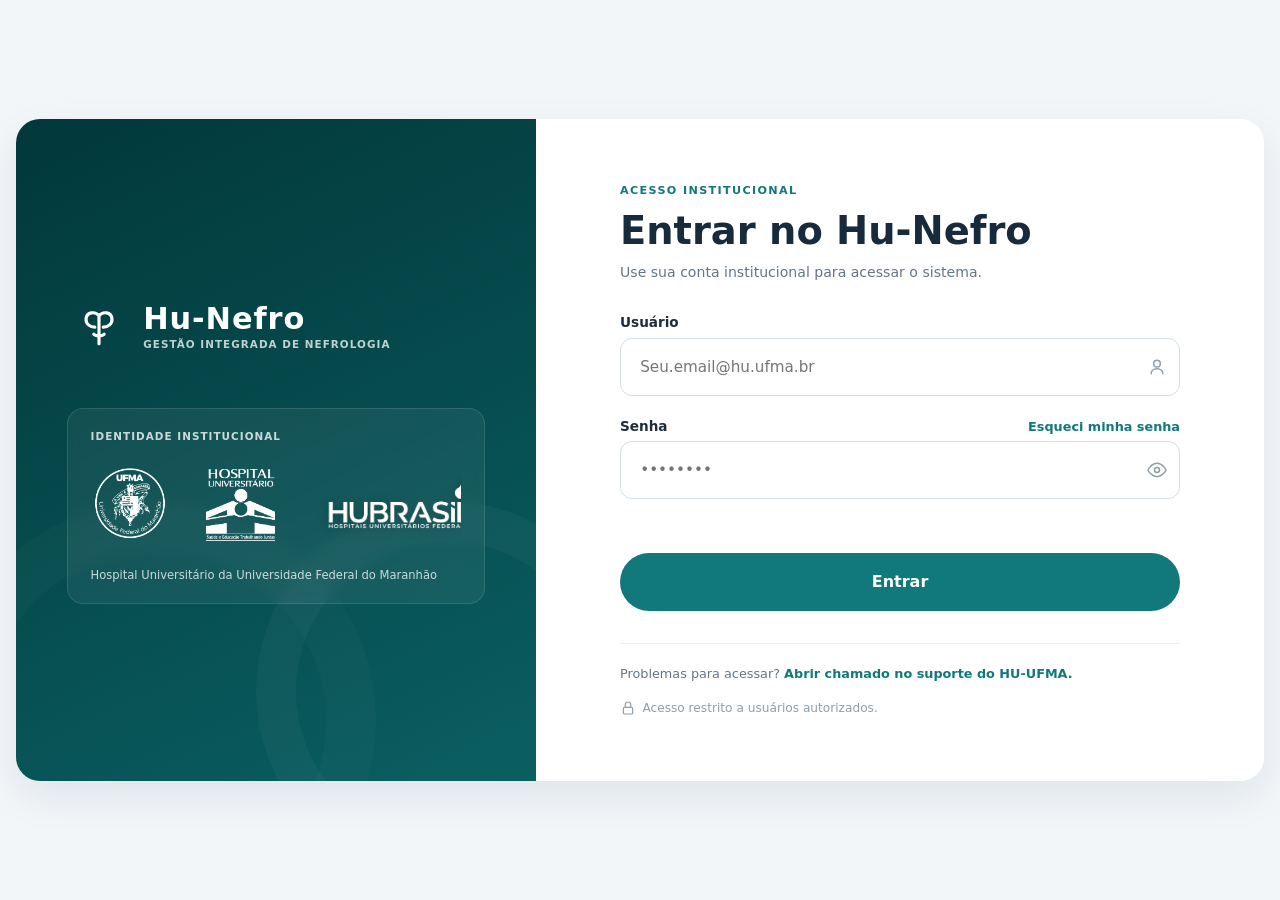
<file: frontend/login.html>
<!doctype html>
<html lang="pt-BR">
<head>
  <meta charset="utf-8">
  <meta name="viewport" content="width=device-width, initial-scale=1">
  <meta name="description" content="Acesso institucional ao Hu-Nefro — gestão integrada de nefrologia.">
  <title>Login | Hu-Nefro</title>

  <!-- Bootstrap 5: substitua pelo arquivo local do projeto quando disponível. -->
  <link
  href="https://cdn.jsdelivr.net/npm/bootstrap@5.3.8/dist/css/bootstrap.min.css"
  rel="stylesheet"
  integrity="sha384-sRIl4kxILFvY47J16cr9ZwB07vP4J8+LH7qKQnuqkuIAvNWLzeN8tE5YBujZqJLB"
  crossorigin="anonymous"
  >
  <link rel="stylesheet" href="css/login.css">
</head>

<body>
    <main class="login-shell">
    <section class="login-card" aria-label="Acesso ao Hu-Nefro">
      <div class="row g-0">
        <!-- Painel Institucional (Lado Esquerdo) -->
        <aside class="col-lg-5 brand-panel">
          <div class="brand-content">
            <!-- Logo e Marca -->
            <div class="brand-mark" aria-label="Hu-Nefro">
              <div class="brand-icon" aria-hidden="true">
                <svg viewBox="0 0 24 24" fill="none">
                  <path d="M12 21V5M12 5C9.8 2.3 5 2.8 4.6 6.7C4.3 9.7 6.9 11.5 9.6 11.5M12 5C14.2 2.3 19 2.8 19.4 6.7C19.7 9.7 17.1 11.5 14.4 11.5" stroke="currentColor" stroke-width="1.8" stroke-linecap="round" />
                  <path d="M9 15.5C10 16.8 14 16.8 15 15.5" stroke="currentColor" stroke-width="1.8" stroke-linecap="round" />
                </svg>
              </div>
              <div>
                <h1 class="brand-name">Hu-Nefro</h1>
                <p class="brand-subtitle">GESTÃO INTEGRADA DE NEFROLOGIA</p>
              </div>
            </div>

            <!-- Card de Identidade Institucional -->
            <div class="institution-card" aria-label="Identidade institucional">

                <div class="institution-eyebrow">
                    IDENTIDADE INSTITUCIONAL
                </div>

                <div class="institution-logos">
                    <img
                        src="assets/UFMA1.png"
                        alt="Universidade Federal do Maranhão"
                    >

                    <img
                        src="assets/HU.png"
                        alt="Hospital Universitário"
                    >

                    <img
                        src="assets/HUBRASIL.png"
                        alt="Hospital Universitário Federal — HUBRASIL"
                    >
                </div>

                <p class="institution-name mb-0">
                    Hospital Universitário da Universidade Federal do Maranhão
                </p>

            </div>
          </div>
        </aside>

        <!-- Formulário de Login (Lado Direito) -->
        <section class="col-lg-7 form-panel">
          <div class="form-wrap">
            <span class="form-eyebrow">ACESSO INSTITUCIONAL</span>
            <h2 class="form-title">Entrar no Hu-Nefro</h2>
            <p class="form-subtitle">
              Use sua conta institucional para acessar o sistema.
            </p>

            <form id="loginForm">
              <!-- Campo Usuário -->
              <div class="form-group-custom">
                <label for="username" class="form-label">Usuário</label>
                <div class="input-container">
                  <input id="username" name="username" type="email" class="form-control-custom" placeholder="Seu.email@hu.ufma.br" />
                  <span class="input-icon" aria-hidden="true">
                    <svg width="20" height="20" viewBox="0 0 24 24" fill="none" stroke="currentColor" stroke-width="1.8">
                      <circle cx="12" cy="8" r="4" />
                      <path d="M5 20c0-3.5 3-6 7-6s7 2.5 7 6" stroke-linecap="round" />
                    </svg>
                  </span>
                </div>
              </div>

              <!-- Campo Senha -->
              <div class="form-group-custom">
                <div class="d-flex justify-content-between align-items-center mb-1">
                  <label for="password" class="form-label mb-0">Senha</label>
                  <a class="forgot-link" href="#recuperar-senha">Esqueci minha senha</a>
                </div>
                <div class="input-container">
                  <input id="password" name="password" type="password" class="form-control-custom" placeholder="••••••••" />
                  <button type="button" class="btn-toggle-password" id="togglePassword" aria-label="Mostrar senha">
                    <svg id="eyeIcon" width="20" height="20" viewBox="0 0 24 24" fill="none" stroke="currentColor" stroke-width="1.8">
                      <path d="M1 12s4-8 11-8 11 8 11 8-4 8-11 8-11-8-11-8z" />
                      <circle cx="12" cy="12" r="3" />
                    </svg>
                  </button>
                </div>
              </div>

              <div class="alert-area">
                <div id="loginFeedback" class="alert d-none mb-0" role="status"></div>
              </div>

              <!-- Botão Entrar -->
              <button id="loginButton" class="btn login-btn" type="submit">
                <span class="login-label">Entrar</span>
                <span class="login-loading d-none">Entrando...</span>
              </button>
            </form>

            <!-- Rodapé / Suporte -->
            <div class="support-area">
              <p class="support-line">
                Problemas para acessar? <a href="#suporte">Abrir chamado no suporte do HU-UFMA.</a>
              </p>

              <div class="restricted">
                <svg width="16" height="16" viewBox="0 0 24 24" fill="none" stroke="currentColor" stroke-width="1.8">
                  <rect x="5" y="11" width="14" height="10" rx="2" />
                  <path d="M8 11V7a4 4 0 0 1 8 0v4" />
                </svg>
                <span>Acesso restrito a usuários autorizados.</span>
              </div>
            </div>
          </div>
        </section>
      </div>
    </section>
  </main>
  <script src="js/login.js"></script>
</body>
</html>
</file>
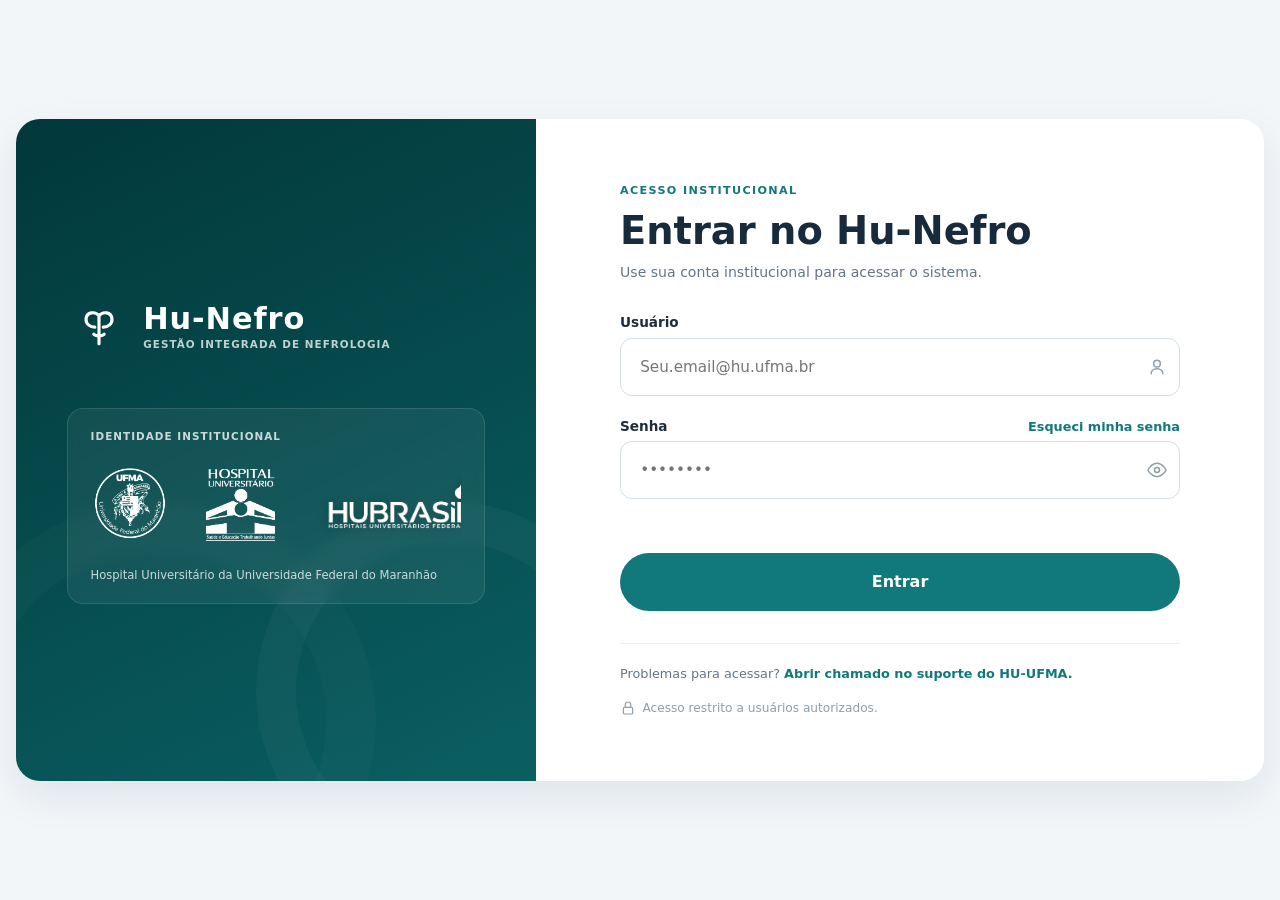
<file: frontend/pacientes.html>
<!DOCTYPE html>
<html lang="pt-BR">
 <head>
  <meta charset="utf-8"/>
  <meta content="width=device-width, initial-scale=1" name="viewport"/>
  <meta content="Hu-Nefro &mdash; sistema para gerenciamento de pacientes nefrol&oacute;gicos." name="description"/>
  <meta content="noindex, nofollow" name="robots"/>
  <title>
   Pacientes - Prontu&aacute;rios | Hu-Nefro
  </title>
  <link href="https://cdn.jsdelivr.net/npm/bootstrap@5.3.8/dist/css/bootstrap.min.css" rel="stylesheet"/>
  <link href="css/pacientes.css" rel="stylesheet"/>
 </head>
 <body>
  <a class="skip-link" href="#conteudo-principal">
   Ir para o conte&uacute;do principal
  </a>
  <header class="app-header">
   <a aria-label="Hu-Nefro - ir para o conte&uacute;do principal" class="brand" href="#conteudo-principal">
    <span aria-hidden="true" class="brand-mark">
     HN
    </span>
    <span>
     Hu-Nefro
    </span>
   </a>
   <div class="header-actions">
    <button aria-label="Sair do Hu-Nefro" class="btn btn-outline-secondary logout-button" id="logout-button" type="button">
     Sair
    </button>
   </div>
  </header>
  <main class="app-main" id="conteudo-principal" tabindex="-1">
   <div class="page-heading patients-page-heading">
    <div>
     <span class="eyebrow">
      Gest&atilde;o de pacientes
     </span>
     <h1 id="page-title">
      Pacientes - Prontu&aacute;rios
     </h1>
     <p>
      Localize pacientes e acesse o prontu&aacute;rio com seguran&ccedil;a.
     </p>
    </div>
    <button class="btn btn-primary" id="new-record-button" type="button">
     Novo prontu&aacute;rio
    </button>
   </div>
   <div aria-atomic="true" aria-live="polite" id="feedback-region">
   </div>
   <div aria-atomic="true" class="visually-hidden" id="results-announcer" role="status">
   </div>
   <section aria-busy="true" aria-labelledby="patient-list-title" class="card patient-list-card" id="lista-pacientes">
    <header class="card-header patient-list-header">
     <div>
      <h2 id="patient-list-title">
       Pacientes cadastrados
      </h2>
      <p id="result-summary">
       Carregando registros...
      </p>
     </div>
     <button class="btn btn-link clear-filters" hidden="" id="clear-filters" type="button">
      Limpar filtros
     </button>
    </header>
    <form class="patient-filters" id="patient-filters" role="search">
     <div class="patient-search-field">
      <label class="form-label" for="patient-search">
       Buscar paciente
      </label>
      <input autocomplete="off" class="form-control" id="patient-search" name="query" placeholder="Nome, c&oacute;digo, CPF ou CNS" type="search"/>
     </div>
     <div>
      <label class="form-label" for="situation-filter">
       Situa&ccedil;&atilde;o
      </label>
      <select class="form-select" id="situation-filter" name="situation">
       <option value="">
        Todos Clientes
       </option>
       <option>
        Clientes em HD
       </option>
       <option>
        Clientes em DP
       </option>
       <option>
        Clientes em p&oacute;s TX
       </option>
       <option>
        Clientes em pr&eacute; TX
       </option>
       <option>
        Doadores em pr&eacute; TX
       </option>
       <option>
        Doadores em p&oacute;s TX
       </option>
       <option>
        Clientes consult&oacute;rio
       </option>
       <option>
        Clientes Conservador
       </option>
      </select>
     </div>
     <div class="filter-summary" id="filter-summary">
      Nenhum filtro aplicado
     </div>
    </form>
    <div class="patient-table-wrap" id="patient-table-wrap">
     <table class="table align-middle patient-table">
      <caption class="visually-hidden">
       Lista de pacientes e a&ccedil;&otilde;es dispon&iacute;veis
      </caption>
      <thead>
       <tr>
        <th scope="col">
         Paciente
        </th>
        <th scope="col">
         Nascimento
        </th>
        <th scope="col">
         Programa de tratamento
        </th>
        <th scope="col">
         Situa&ccedil;&atilde;o
        </th>
        <th scope="col">
         CPF / CNS
        </th>
        <th scope="col">
         Telefone
        </th>
        <th scope="col">
         A&ccedil;&otilde;es
        </th>
       </tr>
      </thead>
      <tbody id="patient-table-body">
      </tbody>
     </table>
    </div>
    <div class="list-state" hidden="" id="empty-state">
     <strong id="empty-state-title">
      Nenhum paciente encontrado
     </strong>
     <p id="empty-state-message">
      Revise a busca ou remova os filtros para consultar todos os registros.
     </p>
     <button class="btn btn-outline-primary btn-sm" id="empty-clear-filters" type="button">
      Limpar busca e filtros
     </button>
    </div>
    <div class="list-state list-state-error" hidden="" id="error-state" role="alert">
     <strong>
      N&atilde;o foi poss&iacute;vel carregar os pacientes
     </strong>
     <p>
      Tente carregar a lista novamente.
     </p>
     <button class="btn btn-outline-danger btn-sm" id="retry-load" type="button">
      Tentar novamente
     </button>
    </div>
    <footer class="card-footer patient-list-footer" id="result-footer">
     Carregando registros...
    </footer>
   </section>
  </main>
  <div aria-label="A&ccedil;&otilde;es do paciente" class="patient-action-menu" hidden="" id="patient-action-menu" role="menu">
   <button class="destructive-menu-action" id="delete-menu-item" role="menuitem" type="button">
    Excluir prontu&aacute;rio
   </button>
  </div>
  <dialog aria-describedby="delete-dialog-description" aria-labelledby="delete-dialog-title" class="delete-dialog" id="delete-dialog">
   <div class="modal-content">
    <div class="modal-header">
     <div>
      <span class="eyebrow destructive-eyebrow">
       A&ccedil;&atilde;o destrutiva
      </span>
      <h2 class="modal-title" id="delete-dialog-title">
       Excluir prontu&aacute;rio?
      </h2>
     </div>
     <button aria-label="Fechar confirma&ccedil;&atilde;o" class="btn-close" id="dialog-close" type="button">
     </button>
    </div>
    <div class="modal-body">
     <p id="delete-dialog-description">
      Voc&ecirc; est&aacute; prestes a excluir o prontu&aacute;rio de
      <strong id="delete-patient-name">
      </strong>
      , c&oacute;digo
      <strong id="delete-patient-code">
      </strong>
      .
     </p>
     <div class="alert alert-danger mb-0" role="alert">
      <strong>
       Esta a&ccedil;&atilde;o exige confirma&ccedil;&atilde;o.
      </strong>
      O prontu&aacute;rio ser&aacute; removido da lista.
     </div>
    </div>
    <div class="modal-footer">
     <button class="btn btn-outline-secondary" id="dialog-cancel" type="button">
      Cancelar
     </button>
     <button class="btn btn-danger" id="dialog-confirm-delete" type="button">
      Excluir prontu&aacute;rio
     </button>
    </div>
   </div>
  </dialog>
  <script defer="" src="js/pacientes.js">
  </script>
 </body>
</html>
</file>
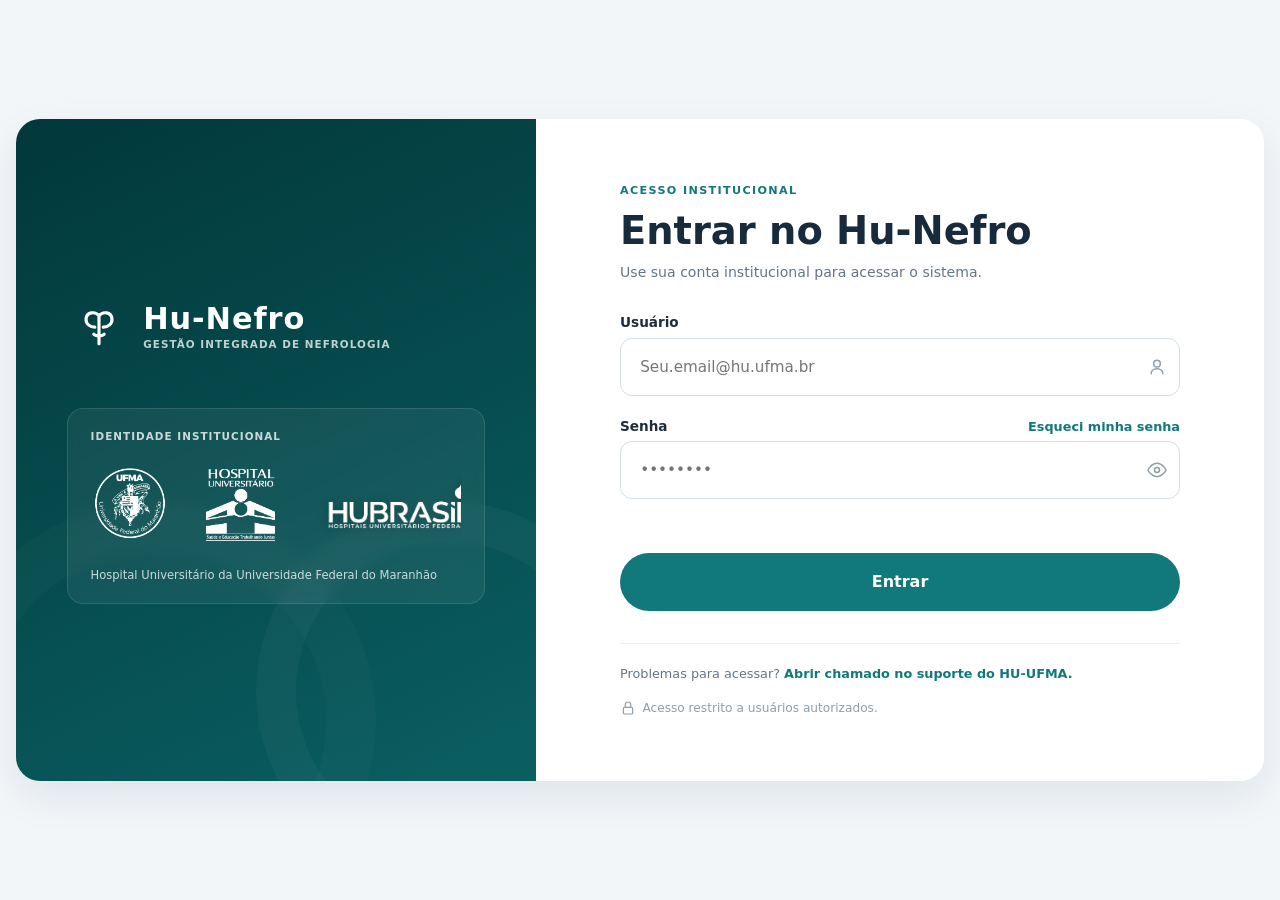
<file: frontend/prontuario.html>
<!doctype html>
<html lang="pt-BR">
  <head>
    <meta charset="utf-8">
    <meta name="viewport" content="width=device-width, initial-scale=1">
    <meta name="description" content="Hu-Nefro — abertura e gerenciamento de prontuário do paciente.">
    <meta name="robots" content="noindex, nofollow">
    <title>Prontuário | Hu-Nefro</title>

    <link
      href="https://cdn.jsdelivr.net/npm/bootstrap@5.3.8/dist/css/bootstrap.min.css"
      rel="stylesheet"
    >
    <link rel="stylesheet" href="css/prontuario.css">
    <link rel="stylesheet" href="css/dados-clinicos.css">
    <link rel="stylesheet" href="css/eventos-diagnosticos.css">
    <link rel="stylesheet" href="css/historia-clinica.css">
    <link rel="stylesheet" href="css/medicacoes.css">
    <link rel="stylesheet" href="css/acessos-vasculares.css">
    <link rel="stylesheet" href="css/prescricao-hd.css">
    <link rel="stylesheet" href="css/sessoes-dialise.css">
    <link rel="stylesheet" href="css/exames.css">
  </head>

  <body>
    <a class="skip-link" href="#conteudo-principal">Ir para o conteúdo principal</a>

    <div class="record-sticky-header" id="record-sticky-header">
    <header class="app-topbar">
      <a class="back-link" href="pacientes.html" aria-label="Voltar para a lista de pacientes">
        <span aria-hidden="true">←</span>
        <span>Lista de Pacientes</span>
      </a>
      <span class="topbar-separator" aria-hidden="true">/</span>
      <strong class="topbar-current">Prontuário</strong>
      <span class="unsaved-indicator" id="unsaved-indicator" hidden>Alterações não salvas</span>
    </header>

    <section class="patient-context" aria-label="Paciente em atendimento">
      <div class="patient-context-main">
        <div class="patient-avatar" aria-hidden="true">A</div>
        <div class="patient-context-copy">
          <h1 id="patient-name">ANA MARIA</h1>
          <div class="patient-context-meta" aria-label="Resumo do paciente">
            <span id="patient-age">68 anos, 8 meses</span>
            <span class="meta-divider" aria-hidden="true"></span>
            <span id="patient-sex">Feminino</span>
            <span class="meta-divider" aria-hidden="true"></span>
            <span>Nasc. <strong id="patient-birth">05/02/1958</strong></span>
            <span class="meta-divider" aria-hidden="true"></span>
            <span>Cód. <strong id="patient-code">0001440</strong></span>
            <span class="meta-divider" aria-hidden="true"></span>
            <span class="program-badge" id="patient-program">Hemodiálise</span>
          </div>
        </div>
      </div>

      <div class="patient-context-flags" aria-label="Indicadores do paciente">
        <span class="flag flag-success">✓ Sem alergias</span>
        <span class="flag flag-info">FAV</span>
        <span class="flag flag-danger">A+</span>
      </div>
    </section>
    </div>

    <div class="record-layout">
      <aside class="record-sidebar" id="record-sidebar" aria-label="Navegação do prontuário">
        <button class="sidebar-close d-lg-none" id="sidebar-close" type="button" aria-label="Fechar menu">×</button>

        <nav class="record-menu" aria-label="Seções do prontuário">
          <button class="record-nav-item active" type="button" data-section="cadastro" aria-current="page">
            <span class="menu-item-icon" aria-hidden="true">♙</span>
            <span>Identificação</span>
          </button>

          <button class="record-nav-item" type="button" data-section="programa">
            <span class="menu-item-icon" aria-hidden="true">♧</span>
            <span>Programa de Tratamento</span>
          </button>

          <div class="record-nav-group" data-group="clinico">
            <button class="record-nav-item record-nav-group-toggle" type="button" aria-expanded="false" aria-controls="subnav-clinico">
              <span class="menu-item-icon" aria-hidden="true">⌁</span>
              <span>Clínico</span>
              <span class="nav-item-arrow" aria-hidden="true">›</span>
            </button>
            <div class="record-subnav" id="subnav-clinico" hidden>
            <button class="record-nav-item sub-item" type="button" data-section="dados-clinicos">
              <span>Dados Clínicos</span>
            </button>
            <button class="record-nav-item sub-item" type="button" data-section="eventos-diagnosticos">
              <span>Eventos e Diagnósticos</span>
            </button>
            <button class="record-nav-item sub-item" type="button" data-section="historia-clinica">
              <span>História Clínica e Evolução</span>
            </button>
            </div>
          </div>

          <div class="record-nav-group" data-group="prescricao">
            <button class="record-nav-item record-nav-group-toggle" type="button" aria-expanded="false" aria-controls="subnav-prescricao">
              <span class="menu-item-icon" aria-hidden="true">▣</span>
              <span>Prescrição e Tratamento</span>
              <span class="nav-item-arrow" aria-hidden="true">›</span>
            </button>
            <div class="record-subnav" id="subnav-prescricao" hidden>
            <button class="record-nav-item sub-item" type="button" data-section="medicacoes">
              <span>Medicações</span>
            </button>
            <button class="record-nav-item sub-item" type="button" data-section="acessos-vasculares">
              <span>Acessos Vasculares</span>
            </button>
            <button class="record-nav-item sub-item" type="button" data-section="prescricao-hd">
              <span>Prescrição de Hemodiálise</span>
            </button>
            <button class="record-nav-item sub-item" type="button" data-section="sessoes-dialise">
              <span>Sessões de Diálise</span>
            </button>
            </div>
          </div>

          <div class="record-nav-group" data-group="resultados">
            <button class="record-nav-item record-nav-group-toggle" type="button" aria-expanded="false" aria-controls="subnav-resultados">
              <span class="menu-item-icon" aria-hidden="true">▤</span>
              <span>Resultados</span>
              <span class="nav-item-arrow" aria-hidden="true">›</span>
            </button>
            <div class="record-subnav" id="subnav-resultados" hidden>
            <button class="record-nav-item sub-item" type="button" data-section="exames">
              <span>Exames</span>
            </button>
            <button class="record-nav-item sub-item nav-item-disabled" type="button" disabled aria-disabled="true">
              <span>Laudos</span>
              <span class="sub-item-tag">em breve</span>
            </button>
            </div>
          </div>
        </nav>
      </aside>

      <button class="sidebar-backdrop d-lg-none" id="sidebar-backdrop" type="button" hidden aria-label="Fechar navegação"></button>

      <main class="record-main" id="conteudo-principal" tabindex="-1">
        <button class="mobile-nav-trigger d-lg-none" id="sidebar-open" type="button" aria-controls="record-sidebar" aria-expanded="false">
          ☰ Menu do prontuário
        </button>

        <!-- ABA: IDENTIFICAÇÃO. Dados cadastrais + Endereço permanecem na mesma tela. -->
        <section class="record-view active" id="view-cadastro" data-view="cadastro" aria-labelledby="cadastro-title">
          <div class="section-heading">
            <div>
              <span class="section-eyebrow">IDENTIFICAÇÃO DO PACIENTE</span>
              <h2 id="cadastro-title">Identificação</h2>
            </div>
            <p>Identificação e endereço do paciente em uma única etapa.</p>
          </div>

          <article class="record-card">
            <header class="record-card-header">
              <h3>Dados Cadastrais</h3>
            </header>
            <div class="record-card-body">
              <div class="field-grid one-column">
                <div class="field-block">
                  <label class="field-label" for="nome-completo">Nome completo do paciente</label>
                  <input class="form-control" id="nome-completo" name="nome" value="ANA MARIA">
                </div>
              </div>

              <div class="field-grid two-columns">
                <div class="field-block">
                  <label class="field-label" for="data-nascimento">Data de nascimento</label>
                  <input class="form-control" id="data-nascimento" name="nascimento" value="1958-02-05" type="date">
                </div>
                <div class="field-block">
                  <label class="field-label" for="sexo">Sexo</label>
                  <select class="form-select" id="sexo" name="sexo">
                    <option selected>Feminino</option>
                    <option>Masculino</option>
                  </select>
                </div>
              </div>

              <div class="field-grid two-columns">
                <div class="field-block">
                  <label class="field-label" for="cpf">CPF</label>
                  <input class="form-control" id="cpf" name="cpf" value="678.901.234-55" inputmode="numeric">
                </div>
                <div class="field-block">
                  <label class="field-label" for="cns">Cartão SUS (CNS)</label>
                  <input class="form-control" id="cns" name="cns" value="700 0067 8901 2345" inputmode="numeric">
                </div>
              </div>

              <div class="field-grid identity-row">
                <div class="field-block">
                  <label class="field-label" for="rg">Nº identidade</label>
                  <input class="form-control" id="rg" name="rg" value="789012345">
                </div>
                <div class="field-block">
                  <label class="field-label" for="orgao-emissor">Órgão emissor</label>
                  <input class="form-control" id="orgao-emissor" name="orgao" value="SSP">
                </div>
                <div class="field-block">
                  <label class="field-label" for="uf-identidade">UF</label>
                  <select class="form-select" id="uf-identidade" name="uf-identidade">
                    <option selected>CE</option>
                    <option>MA</option>
                    <option>PI</option>
                  </select>
                </div>
                <div class="field-block">
                  <label class="field-label" for="data-identidade">Data identidade</label>
                  <input class="form-control" id="data-identidade" name="data-identidade" value="12/12/1995">
                </div>
              </div>

              <div class="field-grid naturalidade-row">
                <div class="field-block">
                  <label class="field-label" for="naturalidade">Naturalidade</label>
                  <input class="form-control" id="naturalidade" name="naturalidade" value="Iguatu">
                </div>
                <div class="field-block">
                  <label class="field-label" for="uf-naturalidade">UF</label>
                  <select class="form-select" id="uf-naturalidade" name="uf-naturalidade">
                    <option selected>CE</option>
                    <option>MA</option>
                    <option>PI</option>
                  </select>
                </div>
                <div class="field-block">
                  <label class="field-label" for="nacionalidade">Nacionalidade</label>
                  <select class="form-select" id="nacionalidade" name="nacionalidade">
                    <option selected>Brasileira</option>
                    <option>Outra</option>
                  </select>
                </div>
              </div>

              <div class="field-grid one-column">
                <div class="field-block">
                  <label class="field-label" for="nome-mae">Nome da mãe</label>
                  <input class="form-control" id="nome-mae" name="nome-mae" value="MARIA JOSÉ">
                </div>
              </div>

              <div class="field-grid contact-row">
                <div class="field-block">
                  <label class="field-label" for="telefone">Telefone</label>
                  <input class="form-control" id="telefone" name="telefone" value="(85) 94321-0987" inputmode="tel">
                </div>
                <div class="field-block">
                  <label class="field-label" for="email">E-mail</label>
                  <input class="form-control" id="email" name="email" type="email" value="ana.maria@email.com">
                </div>
                <div class="field-block">
                  <label class="field-label" for="cor-raca">Cor / Raça</label>
                  <select class="form-select" id="cor-raca" name="cor-raca">
                    <option selected>Branca</option>
                    <option>Preta</option>
                    <option>Parda</option>
                    <option>Amarela</option>
                    <option>Indígena</option>
                    <option>Não informado</option>
                  </select>
                </div>
              </div>
            </div>
          </article>

          <article class="record-card">
            <header class="record-card-header">
              <h3>Endereço</h3>
            </header>
            <div class="record-card-body">
              <div class="address-top-grid">
                <div class="field-block">
                  <label class="field-label" for="cep">CEP</label>
                  <div class="input-with-button">
                    <input class="form-control" id="cep" value="63500-00" inputmode="numeric">
                    <button class="field-action" type="button" id="cep-search" aria-label="Pesquisar CEP">⌕</button>
                  </div>
                </div>
                <div class="field-block">
                  <label class="field-label" for="logradouro">Logradouro / Rua</label>
                  <input class="form-control" id="logradouro" value="Rua Padre Mororó">
                </div>
                <div class="field-block">
                  <label class="field-label" for="numero">Nº</label>
                  <input class="form-control" id="numero" value="67">
                </div>
                <div class="field-block">
                  <label class="field-label" for="complemento">Complemento</label>
                  <input class="form-control" id="complemento" placeholder="Apto, casa..." value="">
                </div>
              </div>

              <div class="address-bottom-grid">
                <div class="field-block">
                  <label class="field-label" for="bairro">Bairro</label>
                  <input class="form-control" id="bairro" value="Pinto Madeira">
                </div>
                <div class="field-block">
                  <label class="field-label" for="municipio">Município</label>
                  <div class="input-with-button">
                    <input class="form-control" id="municipio" value="Iguatu">
                    <button class="field-action" type="button" id="municipio-search" aria-label="Pesquisar município">⌕</button>
                  </div>
                </div>
              </div>
            </div>
          </article>
        </section>

        <!-- ABA: PROGRAMA DE TRATAMENTO. Todos os componentes permanecem juntos. -->
        <section class="record-view" id="view-programa" data-view="programa" aria-labelledby="programa-title">
          <div class="section-heading">
            <div>
              <span class="section-eyebrow">ACOMPANHAMENTO DO TRATAMENTO</span>
              <h2 id="programa-title">Programa de Tratamento</h2>
            </div>
            <p>Dados do programa, rotina de HD, movimentações e dias previstos na mesma etapa.</p>
          </div>

          <article class="record-card">
            <header class="record-card-header">
              <h3>Dados do programa</h3>
            </header>
            <div class="record-card-body">
              <div class="field-grid two-columns">
                <div class="field-block">
                  <label class="field-label" for="inicio-programa">Início programa dialítico na vida</label>
                  <input class="form-control" id="inicio-programa" name="inicio-programa" placeholder="dd/mm/aaaa" inputmode="numeric">
                </div>
                <div class="field-block">
                  <label class="field-label" for="inicio-clinica">Início diálise na clínica</label>
                  <input class="form-control" id="inicio-clinica" name="inicio-clinica" placeholder="dd/mm/aaaa" inputmode="numeric">
                </div>
              </div>

              <div class="field-grid one-column">
                <div class="field-block">
                  <label class="field-label" for="programa-atual">Programa de tratamento atual</label>
                  <select class="form-select" id="programa-atual" name="programa-atual">
                    <option selected value="">— Selecione —</option>
                    <option>Em branco</option>
                    <option>Abandono</option>
                    <option>Alta</option>
                    <option>Hemodiálise</option>
                    <option>Hemodiálise Pediátrica</option>
                    <option>Óbito</option>
                    <option>Transferido</option>
                    <option>Transplantado</option>
                  </select>
                </div>
              </div>

              <div class="program-layout">
                <div class="program-main-column">
                  <fieldset class="day-fieldset">
                    <legend class="field-label">Dias de HD</legend>
                    <div class="day-options">
                      <label class="day-option"><input type="checkbox" name="dias-hd" value="diaria"> <span>Diária</span></label>
                      <label class="day-option"><input type="checkbox" name="dias-hd" value="segunda"> <span>Seg</span></label>
                      <label class="day-option"><input type="checkbox" name="dias-hd" value="terca"> <span>Ter</span></label>
                      <label class="day-option"><input type="checkbox" name="dias-hd" value="quarta"> <span>Qua</span></label>
                      <label class="day-option"><input type="checkbox" name="dias-hd" value="quinta"> <span>Qui</span></label>
                      <label class="day-option"><input type="checkbox" name="dias-hd" value="sexta"> <span>Sex</span></label>
                      <label class="day-option"><input type="checkbox" name="dias-hd" value="sabado"> <span>Sáb</span></label>
                      <label class="day-option"><input type="checkbox" name="dias-hd" value="domingo"> <span>Dom</span></label>
                    </div>
                  </fieldset>

                  <div class="field-grid two-columns compact-grid">
                    <div class="field-block">
                      <label class="field-label" for="turno">Turno</label>
                      <select class="form-select" id="turno" name="turno">
                        <option selected value="">— Selecione —</option>
                      </select>
                    </div>
                    <div class="field-block">
                      <label class="field-label" for="sala">Sala</label>
                      <select class="form-select" id="sala" name="sala">
                        <option selected value="">— Selecione —</option>
                      </select>
                    </div>
                  </div>

                  <div class="history-table-wrap">
                    <table class="table movement-history">
                      <caption class="visually-hidden">Histórico de movimentações do paciente</caption>
                      <thead>
                        <tr>
                          <th scope="col">Data</th>
                          <th scope="col">Movimentação</th>
                          <th scope="col">Responsável</th>
                        </tr>
                      </thead>
                      <tbody id="movement-history-body">
                        <tr>
                          <td colspan="3" class="empty-history">Nenhuma movimentação registrada</td>
                        </tr>
                      </tbody>
                    </table>
                  </div>
                </div>

                <aside class="movement-panel" aria-labelledby="movement-panel-title">
                  <div class="movement-panel-heading">
                    <h4 id="movement-panel-title">Lançar Entrada / Saída</h4>
                    <span class="movement-plus" aria-hidden="true">+</span>
                  </div>

                  <div class="field-block">
                    <label class="field-label" for="movement-date">Data</label>
                    <input
                      class="form-control"
                      id="movement-date"
                      name="movement-date"
                      type="text"
                      inputmode="numeric"
                      placeholder="dd/mm/aaaa"
                      autocomplete="off"
                    >
                  </div>

                  <div class="field-block">
                    <label class="field-label" for="movement-type">Movimentação</label>
                    <select class="form-select" id="movement-type" name="movement-type">
                      <option selected value="">— Selecione —</option>
                      <option value="abandono">Abandono</option>
                      <option value="alta-ambulatorial">Alta ambulatorial</option>
                      <option value="inicio-programa">Início de programa</option>
                      <option value="obito">Óbito</option>
                      <option value="rejeicao-perda-transplante">Rejeição/perda de transplante</option>
                      <option value="retorno">Retorno</option>
                      <option value="transferencia-centro">Transferência de centro</option>
                      <option value="transplante">Transplante</option>
                    </select>
                  </div>

                  <div id="movement-detail" class="movement-detail" aria-live="polite">
                    <div class="movement-detail-group" data-movement-detail="abandono" hidden>
                      <div class="field-block">
                        <label class="field-label" for="abandono-observacao">Observação</label>
                        <input class="form-control" id="abandono-observacao" name="abandono-observacao">
                      </div>
                    </div>

                    <div class="movement-detail-group" data-movement-detail="alta-ambulatorial" hidden>
                      <div class="field-block">
                        <label class="field-label" for="alta-tipo">Tipo de alta</label>
                        <select class="form-select" id="alta-tipo" name="alta-tipo">
                          <option selected value="">— Selecione —</option>
                          <option value="a-pedido">A pedido</option>
                          <option value="recuperacao-funcao">Recuperação de função</option>
                        </select>
                      </div>
                      <div class="field-block">
                        <label class="field-label" for="alta-observacao">Observação</label>
                        <input class="form-control" id="alta-observacao" name="alta-observacao">
                      </div>
                    </div>

                    <div class="movement-detail-group" data-movement-detail="inicio-programa" hidden>
                      <div class="field-block">
                        <label class="field-label" for="inicio-procedimento">Procedimento</label>
                        <select class="form-select" id="inicio-procedimento" name="inicio-procedimento">
                          <option selected value="">— Selecione —</option>
                          <option value="hemodialise">Hemodiálise</option>
                          <option value="hemodialise-pediatrica">Hemodiálise Pediátrica</option>
                        </select>
                      </div>
                      <div class="field-block movement-dependent-field" id="inicio-classificacao-field" hidden>
                        <label class="field-label" for="inicio-cronico-agudo">Crônico/Agudo</label>
                        <select class="form-select" id="inicio-cronico-agudo" name="inicio-cronico-agudo">
                          <option selected value="">— Selecione —</option>
                          <option value="cronico">Crônico</option>
                          <option value="agudo">Agudo</option>
                          <option value="transito">Trânsito</option>
                        </select>
                      </div>
                    </div>

                    <div class="movement-detail-group" data-movement-detail="obito" hidden>
                      <div class="field-block">
                        <label class="field-label" for="obito-tipo">Tipo</label>
                        <select class="form-select" id="obito-tipo" name="obito-tipo">
                          <option selected value="">— Selecione —</option>
                          <option>Decl. de óbito pelo IML</option>
                          <option>Decl. de óbito pelo médico assistente</option>
                          <option>Decl. de óbito pelo SVO</option>
                          <option>Sem informação</option>
                        </select>
                      </div>
                      <div class="field-block">
                        <label class="field-label" for="causa-mortis">Causa Mortis</label>
                        <input class="form-control" id="causa-mortis" name="causa-mortis" autocomplete="off">
                      </div>
                      <div class="field-block">
                        <label class="field-label" for="obito-observacao">Observação</label>
                        <input class="form-control" id="obito-observacao" name="obito-observacao">
                      </div>
                      <div class="field-block">
                        <label class="field-label" for="cid-causa-mortis">CID Causa Mortis</label>
                        <div class="input-with-button">
                          <input class="form-control" id="cid-causa-mortis" name="cid-causa-mortis">
                          <button class="field-action" type="button" id="cid-search" aria-label="Pesquisar CID da causa mortis">⌕</button>
                        </div>
                      </div>
                    </div>

                    <div class="movement-detail-group" data-movement-detail="rejeicao-perda-transplante" hidden>
                      <div class="field-block">
                        <label class="field-label" for="rejeicao-observacao">Observação</label>
                        <input class="form-control" id="rejeicao-observacao" name="rejeicao-observacao">
                      </div>
                    </div>

                    <div class="movement-detail-group" data-movement-detail="retorno" hidden>
                      <div class="field-block">
                        <label class="field-label" for="retorno-procedimento">Procedimento</label>
                        <select class="form-select" id="retorno-procedimento" name="retorno-procedimento">
                          <option selected value="">— Selecione —</option>
                          <option value="hemodialise">Hemodiálise</option>
                          <option value="hemodialise-pediatrica">Hemodiálise Pediátrica</option>
                        </select>
                      </div>
                      <div class="field-block movement-dependent-field" id="retorno-classificacao-field" hidden>
                        <label class="field-label" for="retorno-cronico-agudo">Crônico/Agudo</label>
                        <select class="form-select" id="retorno-cronico-agudo" name="retorno-cronico-agudo">
                          <option selected value="">— Selecione —</option>
                          <option value="cronico">Crônico</option>
                          <option value="agudo">Agudo</option>
                          <option value="transito">Trânsito</option>
                        </select>
                      </div>
                    </div>

                    <div class="movement-detail-group" data-movement-detail="transferencia-centro" hidden>
                      <div class="field-block">
                        <label class="field-label" for="transferencia-local">Local</label>
                        <input class="form-control" id="transferencia-local" name="transferencia-local">
                      </div>
                      <div class="field-block">
                        <label class="field-label" for="transferencia-cidade">Cidade</label>
                        <input class="form-control" id="transferencia-cidade" name="transferencia-cidade">
                      </div>
                      <div class="field-block">
                        <label class="field-label" for="transferencia-tipo">Tipo</label>
                        <select class="form-select" id="transferencia-tipo" name="transferencia-tipo">
                          <option selected value="">— Selecione —</option>
                          <option>Temporária</option>
                          <option>Internação</option>
                          <option>Definitiva</option>
                          <option>Retorno a clínica de origem</option>
                          <option>Intercompany</option>
                        </select>
                      </div>
                    </div>

                    <div class="movement-detail-group" data-movement-detail="transplante" hidden>
                      <div class="field-block">
                        <label class="field-label" for="transplante-historico-hd">Nº Histórico de HD</label>
                        <input class="form-control" id="transplante-historico-hd" name="transplante-historico-hd">
                      </div>
                      <div class="field-block">
                        <label class="field-label" for="transplante-observacao">Observação</label>
                        <input class="form-control" id="transplante-observacao" name="transplante-observacao">
                      </div>
                      <div class="field-block">
                        <label class="field-label" for="transplante-tipo">Tipo</label>
                        <select class="form-select" id="transplante-tipo" name="transplante-tipo">
                          <option selected value="">— Selecione —</option>
                          <option>Doador cadáver</option>
                          <option>Doador vivo relacionado</option>
                          <option>Doador vivo não relacionado</option>
                        </select>
                      </div>
                    </div>
                  </div>

                  <button class="btn btn-primary movement-register" id="register-movement" type="button">
                    Registrar
                  </button>
                </aside>
              </div>
            </div>
          </article>

          <article class="record-card">
            <header class="record-card-header">
              <h3>Dias de HD Previstos</h3>
            </header>
            <div class="record-card-body">
              <div class="calendar-strip" aria-label="Calendário de dias previstos">
                <button type="button" class="calendar-nav" aria-label="Mês anterior">‹</button>
                <span class="calendar-month" id="calendar-month">2026/10</span>
                <button type="button" class="calendar-nav" aria-label="Próximo mês">›</button>
                <div class="calendar-days" id="calendar-days"></div>
              </div>
            </div>
          </article>
        </section>

        <!-- ABA: CLÍNICO / DADOS CLÍNICOS. Listas (catálogos) são preenchidas por js/dados-clinicos.js. -->
        <section class="record-view" id="view-dados-clinicos" data-view="dados-clinicos" aria-labelledby="dados-clinicos-title">
          <div class="section-heading">
            <div>
              <span class="section-eyebrow">CLÍNICO</span>
              <h2 id="dados-clinicos-title">Dados Clínicos</h2>
            </div>
            <p>Dados gerais, marcadores virais, equipe, vacinas e histórico prévio ao tratamento.</p>
          </div>

          <!-- Dados Gerais -->
          <article class="record-card">
            <header class="record-card-header"><h3>Dados Gerais</h3></header>
            <div class="record-card-body">
              <div class="dc-grid">
                <div class="field-block dc-span-2">
                  <label class="field-label" for="dc-abo-rh">ABO/Rh</label>
                  <select class="form-select" id="dc-abo-rh" name="abo_rh" data-catalog="aboRh"></select>
                </div>
                <div class="field-block dc-span-2">
                  <label class="field-label" for="dc-altura">Altura (cm)</label>
                  <input class="form-control derived-field" id="dc-altura" name="altura" inputmode="decimal" readonly aria-describedby="dc-altura-help">
                  <div class="form-text" id="dc-altura-help">Vem da Avaliação Antropométrica.</div>
                </div>
                <div class="field-block dc-span-2">
                  <label class="field-label" for="dc-peso-seco">Peso seco (kg)</label>
                  <input class="form-control" id="dc-peso-seco" name="peso_seco" inputmode="decimal" autocomplete="off" aria-describedby="dc-peso-seco-erro">
                  <div class="invalid-feedback" id="dc-peso-seco-erro">Informe um peso entre 1 e 400 kg.</div>
                </div>
                <div class="field-block dc-span-2">
                  <label class="field-label" for="dc-diurese">Diurese</label>
                  <input class="form-control" id="dc-diurese" name="diurese" autocomplete="off">
                </div>
                <div class="field-block dc-span-2">
                  <label class="field-label" for="dc-gestacoes">Gestações</label>
                  <input class="form-control" id="dc-gestacoes" name="gestacoes" inputmode="numeric" autocomplete="off" aria-describedby="dc-gestacoes-erro">
                  <div class="invalid-feedback" id="dc-gestacoes-erro">Informe um número inteiro de 0 a 30.</div>
                </div>
                <div class="field-block dc-span-2">
                  <label class="field-label" for="dc-gestacoes-data">Data (gestações)</label>
                  <input class="form-control" id="dc-gestacoes-data" name="gestacoes_data" type="date">
                </div>

                <div class="field-block dc-span-6">
                  <label class="field-label" for="dc-diag-base">Diagnóstico de base (CID)</label>
                  <div class="dc-combo" id="dc-diag-base-combo">
                    <input class="form-control" id="dc-diag-base" data-no-dirty name="diagnostico_base" role="combobox" aria-autocomplete="list" aria-expanded="false" aria-controls="dc-diag-base-list" autocomplete="off" placeholder="Buscar por código ou descrição">
                    <button class="dc-combo-clear" type="button" aria-label="Limpar diagnóstico de base" hidden>×</button>
                    <ul class="dc-combo-list" id="dc-diag-base-list" role="listbox" aria-label="Resultados da busca de CID" hidden></ul>
                  </div>
                  <div class="form-text" id="dc-diag-base-help">Selecione uma opção da lista.</div>
                </div>
                <div class="field-block dc-span-6">
                  <label class="field-label" for="dc-etiologia">Etiologia</label>
                  <select class="form-select" id="dc-etiologia" name="etiologia" data-catalog="etiologia"></select>
                </div>

                <div class="field-block dc-span-4">
                  <label class="field-label" for="dc-tabagismo">Tabagismo</label>
                  <select class="form-select" id="dc-tabagismo" name="tabagismo" data-catalog="simNaoSemInfo" data-default="sem-informacao"></select>
                </div>
                <div class="field-block dc-span-4">
                  <label class="field-label" for="dc-etilismo">Etilismo</label>
                  <select class="form-select" id="dc-etilismo" name="etilismo" data-catalog="simNaoSemInfo" data-default="sem-informacao"></select>
                </div>
                <div class="field-block dc-span-4">
                  <label class="field-label" for="dc-drogadicao">Drogadição</label>
                  <select class="form-select" id="dc-drogadicao" name="drogadicao" data-catalog="simNaoSemInfo" data-default="sem-informacao"></select>
                </div>

                <div class="field-block dc-span-6">
                  <label class="field-label" for="dc-observacoes">Observações</label>
                  <textarea class="form-control" id="dc-observacoes" name="observacoes" rows="3"></textarea>
                </div>
                <div class="field-block dc-span-6">
                  <label class="field-label" for="dc-alertas">Alertas</label>
                  <textarea class="form-control" id="dc-alertas" name="alertas" rows="3" aria-describedby="dc-alertas-help"></textarea>
                  <div class="form-text" id="dc-alertas-help">O texto é exibido como alerta ao abrir o prontuário.</div>
                </div>
              </div>
            </div>
          </article>

          <!-- Marcadores Virais -->
          <article class="record-card">
            <header class="record-card-header"><h3>Marcadores Virais</h3></header>
            <div class="record-card-body">
              <div class="dc-markers" id="dc-markers"></div>
            </div>
          </article>

          <!-- Equipe + Vacinas -->
          <div class="dc-pair dc-pair-team">
            <article class="record-card">
              <header class="record-card-header"><h3>Equipe Vinculada</h3></header>
              <div class="record-card-body">
                <div class="dc-team" id="dc-team"></div>
                <div class="form-text">Profissionais cadastrados no AGHU. Cada profissional pode ser vinculado uma única vez.</div>
              </div>
            </article>

            <article class="record-card">
              <header class="record-card-header"><h3>Vacinas</h3></header>
              <div class="record-card-body">
                <div class="dc-vaccine-form" role="group" aria-label="Registrar vacina">
                  <div class="field-block">
                    <label class="field-label" for="dc-vac-data">Data</label>
                    <input class="form-control" id="dc-vac-data" data-no-dirty type="date">
                  </div>
                  <div class="field-block">
                    <label class="field-label" for="dc-vac-nome">Vacina</label>
                    <select class="form-select" id="dc-vac-nome" data-no-dirty data-catalog="vacinas"></select>
                  </div>
                  <div class="field-block">
                    <label class="field-label" for="dc-vac-complemento">Complemento</label>
                    <input class="form-control" id="dc-vac-complemento" data-no-dirty autocomplete="off">
                  </div>
                  <div class="field-block">
                    <label class="field-label" for="dc-vac-lote">Lote</label>
                    <input class="form-control" id="dc-vac-lote" data-no-dirty autocomplete="off">
                  </div>
                  <button class="btn btn-primary dc-vac-add" id="dc-vac-add" type="button">+ Adicionar</button>
                </div>
                <div class="dc-vac-feedback" id="dc-vac-feedback" role="alert" hidden></div>

                <div class="history-table-wrap">
                  <table class="table movement-history dc-vaccine-table">
                    <caption class="visually-hidden">Vacinas registradas</caption>
                    <thead>
                      <tr>
                        <th scope="col">Data</th>
                        <th scope="col">Vacina</th>
                        <th scope="col">Complemento</th>
                        <th scope="col">Lote</th>
                        <th scope="col"><span class="visually-hidden">Ações</span></th>
                      </tr>
                    </thead>
                    <tbody id="dc-vac-body"></tbody>
                  </table>
                </div>
              </div>
            </article>
          </div>

          <!-- Dados prévios + 1ª sessão -->
          <div class="dc-pair">
            <article class="record-card">
              <header class="record-card-header"><h3>Dados prévios ao tratamento renal substitutivo</h3></header>
              <div class="record-card-body dc-stack">
                <div class="field-block">
                  <label class="field-label" for="dc-epo">Recebeu EPO ou equivalente</label>
                  <select class="form-select" id="dc-epo" name="previo_epo" data-catalog="tempoCuidado"></select>
                </div>
                <div class="field-block">
                  <label class="field-label" for="dc-nefrologista">Estava sob cuidados de nefrologista</label>
                  <select class="form-select" id="dc-nefrologista" name="previo_nefrologista" data-catalog="tempoCuidado"></select>
                </div>
                <div class="field-block">
                  <label class="field-label" for="dc-nutricionista">Estava sob cuidados de nutricionista</label>
                  <select class="form-select" id="dc-nutricionista" name="previo_nutricionista" data-catalog="tempoCuidado"></select>
                </div>
                <div class="field-block">
                  <label class="field-label" for="dc-primeiro-programa">1º programa de diálise crônica regular na vida</label>
                  <select class="form-select" id="dc-primeiro-programa" name="previo_primeiro_programa" data-catalog="primeiroPrograma"></select>
                </div>
              </div>
            </article>

            <article class="record-card">
              <header class="record-card-header"><h3>1ª sessão de diálise da vida</h3></header>
              <div class="record-card-body">
                <div class="dc-grid dc-grid-halves">
                  <div class="field-block">
                    <label class="field-label" for="dc-realizacao">Sua realização foi</label>
                    <select class="form-select" id="dc-realizacao" name="sessao_realizacao" data-catalog="realizacao"></select>
                  </div>
                  <div class="field-block">
                    <label class="field-label" for="dc-fav">Havia FAV confeccionada presente</label>
                    <select class="form-select" id="dc-fav" name="sessao_fav" data-catalog="simNaoSemInfo"></select>
                  </div>
                  <div class="field-block">
                    <label class="field-label" for="dc-local">Local</label>
                    <select class="form-select" id="dc-local" name="sessao_local" data-catalog="localSessao"></select>
                  </div>
                  <div class="field-block">
                    <label class="field-label" for="dc-enxerto">Havia enxerto venoso confeccionado</label>
                    <select class="form-select" id="dc-enxerto" name="sessao_enxerto" data-catalog="simNaoSemInfo"></select>
                  </div>
                  <div class="field-block">
                    <label class="field-label" for="dc-tipo-dialise">Tipo de diálise</label>
                    <select class="form-select" id="dc-tipo-dialise" name="sessao_tipo_dialise" data-catalog="tipoDialise"></select>
                  </div>
                  <div class="field-block">
                    <label class="field-label" for="dc-acesso">Acesso</label>
                    <select class="form-select" id="dc-acesso" name="sessao_acesso" data-catalog="acessoSessao"></select>
                  </div>
                </div>
              </div>
            </article>
          </div>
        </section>

        <!-- ABA: CLÍNICO / EVENTOS E DIAGNÓSTICOS. Formulários e listas são montados por js/eventos-diagnosticos.js. -->
        <section class="record-view" id="view-eventos-diagnosticos" data-view="eventos-diagnosticos" aria-labelledby="eventos-diagnosticos-title">
          <div class="section-heading">
            <div>
              <span class="section-eyebrow">CLÍNICO</span>
              <h2 id="eventos-diagnosticos-title">Eventos e Diagnósticos</h2>
            </div>
            <p>Problemas, internações, infecções, transfusões, avaliações por outros especialistas e alergias.</p>
          </div>

          <article class="record-card">
            <header class="record-card-header"><h3>Registrar novo evento</h3></header>
            <div class="record-card-body">
              <div class="ev-add">
                <div class="field-block">
                  <label class="field-label" for="ev-new-type">Tipo de evento</label>
                  <select class="form-select" id="ev-new-type" data-no-dirty></select>
                </div>
                <button class="btn btn-primary" type="button" id="ev-add-button">+ Adicionar</button>
              </div>
            </div>
          </article>

          <article class="record-card">
            <header class="record-card-header ev-table-header">
              <h3 id="ev-list-title">Eventos e diagnósticos registrados</h3>
              <div class="ev-actions" role="toolbar" aria-label="Ações do evento selecionado">
                <button class="btn btn-outline-secondary btn-sm" type="button" id="ev-act-edit" disabled>Alterar</button>
                <button class="btn btn-outline-secondary btn-sm" type="button" id="ev-act-evolution" disabled>Evolução</button>
                <button class="btn btn-outline-secondary btn-sm" type="button" id="ev-act-medication" disabled>Medicações</button>
                <button class="btn btn-outline-secondary btn-sm" type="button" id="ev-act-culture" disabled>Cultura</button>
                <button class="btn btn-outline-secondary btn-sm" type="button" id="ev-act-finish" disabled>Finalizar</button>
                <button class="btn btn-outline-danger btn-sm" type="button" id="ev-act-delete" disabled>Excluir</button>
              </div>
            </header>
            <div class="record-card-body">
              <div class="ev-filters">
                <div class="field-block">
                  <label class="field-label" for="ev-filter-type">Evento</label>
                  <select class="form-select form-select-sm" id="ev-filter-type" data-no-dirty></select>
                </div>
                <div class="field-block">
                  <label class="field-label" for="ev-filter-status">Situação</label>
                  <select class="form-select form-select-sm" id="ev-filter-status" data-no-dirty>
                    <option value="">Todos</option>
                    <option value="open">Em andamento</option>
                    <option value="closed">Finalizados</option>
                  </select>
                </div>
              </div>
              <div class="history-table-wrap">
                <table class="table table-sm ev-table" aria-labelledby="ev-list-title">
                  <thead>
                    <tr>
                      <th scope="col">Início</th><th scope="col">Fim</th><th scope="col">Evento</th>
                      <th scope="col">Tipo</th><th scope="col">Registro</th><th scope="col">Alteração</th>
                    </tr>
                  </thead>
                  <tbody id="ev-tbody"></tbody>
                </table>
              </div>
              <p class="ev-empty" id="ev-empty">Nenhum evento registrado.</p>
            </div>
          </article>

          <article class="record-card" aria-live="polite">
            <header class="record-card-header"><h3>Detalhes do evento selecionado</h3></header>
            <div class="record-card-body" id="ev-detail">
              <p class="ev-empty">Selecione um evento na lista para ver os detalhes.</p>
            </div>
          </article>

          <dialog class="ev-dialog" id="ev-dialog" aria-labelledby="ev-dialog-title">
            <form method="dialog" id="ev-dialog-form" novalidate>
              <header class="ev-dialog-header">
                <h3 id="ev-dialog-title"></h3>
                <button class="ev-dialog-close" type="button" id="ev-dialog-close" aria-label="Fechar">×</button>
              </header>
              <div class="ev-dialog-body" id="ev-dialog-body"></div>
              <div class="ev-dialog-error" id="ev-dialog-error" role="alert" hidden></div>
              <footer class="ev-dialog-footer">
                <button class="btn btn-outline-secondary" type="button" id="ev-dialog-cancel">Cancelar</button>
                <button class="btn btn-primary" type="submit" id="ev-dialog-confirm">Gravar</button>
              </footer>
            </form>
          </dialog>
        </section>

        <!-- ABA: CLÍNICO / HISTÓRIA CLÍNICA E EVOLUÇÃO. Montada por js/historia-clinica.js. -->
        <section class="record-view" id="view-historia-clinica" data-view="historia-clinica" aria-labelledby="historia-clinica-title">
          <div class="section-heading">
            <div>
              <span class="section-eyebrow">CLÍNICO</span>
              <h2 id="historia-clinica-title">História Clínica e Evolução</h2>
            </div>
            <p>Consulte o histórico clínico e registre anotações, avaliações iniciais e evoluções.</p>
          </div>

          <article class="record-card">
            <header class="record-card-header"><h3>Histórico</h3></header>
            <div class="record-card-body">
              <div class="hc-filters">
                <button class="btn btn-outline-secondary btn-sm" type="button" id="hc-show-all">Mostrar tudo</button>
                <details class="hc-filter" id="hc-cat-filter">
                  <summary>Categoria profissional</summary>
                  <div class="hc-filter-panel" id="hc-cat-panel" role="group" aria-label="Filtrar por categoria profissional"></div>
                </details>
                <div class="field-block hc-nurse">
                  <label class="field-label" for="hc-nurse">Enfermeiro</label>
                  <select class="form-select form-select-sm" id="hc-nurse" data-no-dirty></select>
                </div>
                <details class="hc-filter" id="hc-type-filter">
                  <summary>Tipo de registro</summary>
                  <div class="hc-filter-panel" id="hc-type-panel" role="group" aria-label="Filtrar por tipo de registro"></div>
                </details>
                <label class="hc-check"><input type="checkbox" id="hc-cancelled" data-no-dirty> <span>Ver cancelados</span></label>
                <button class="btn btn-outline-secondary btn-sm hc-print" type="button" id="hc-print">Imprimir</button>
              </div>

              <div class="hc-history">
                <nav class="hc-dates" aria-label="Datas dos registros">
                  <ul id="hc-dates"></ul>
                </nav>
                <div class="hc-entries" id="hc-entries" tabindex="0" aria-label="Registros do histórico" aria-live="polite"></div>
              </div>
            </div>
          </article>

          <article class="record-card">
            <header class="record-card-header"><h3>Novo registro</h3></header>
            <div class="record-card-body">
              <div class="hc-compose">
                <div class="hc-patterns">
                  <span class="field-label" id="hc-patterns-label">Padrões</span>
                  <div id="hc-patterns" role="group" aria-labelledby="hc-patterns-label"></div>
                </div>
                <div class="hc-form">
                  <div class="hc-form-row">
                    <div class="field-block">
                      <label class="field-label" for="hc-date">Data</label>
                      <input class="form-control" type="date" id="hc-date" data-no-dirty>
                    </div>
                    <div class="field-block">
                      <label class="field-label" for="hc-type">Tipo</label>
                      <select class="form-select" id="hc-type" data-no-dirty></select>
                    </div>
                    <label class="hc-check hc-restricted"><input type="checkbox" id="hc-restricted" data-no-dirty> <span>Registro restrito</span></label>
                    <div class="field-block">
                      <label class="field-label" for="hc-aux">Funções auxiliares</label>
                      <select class="form-select" id="hc-aux" data-no-dirty></select>
                    </div>
                  </div>
                  <div class="field-block">
                    <label class="field-label" for="hc-text">Texto do registro</label>
                    <textarea class="form-control" id="hc-text" rows="8" data-no-dirty aria-describedby="hc-text-error"></textarea>
                    <div class="hc-error" id="hc-text-error" role="alert" hidden></div>
                  </div>
                  <div class="hc-form-actions">
                    <button class="btn btn-primary" type="button" id="hc-save">Gravar</button>
                  </div>
                </div>
              </div>
            </div>
          </article>

          <dialog class="ev-dialog" id="hc-dialog" aria-labelledby="hc-dialog-title">
            <form method="dialog" id="hc-dialog-form" novalidate>
              <header class="ev-dialog-header">
                <h3 id="hc-dialog-title"></h3>
                <button class="ev-dialog-close" type="button" id="hc-dialog-close" aria-label="Fechar">×</button>
              </header>
              <div class="ev-dialog-body" id="hc-dialog-body"></div>
              <div class="ev-dialog-error" id="hc-dialog-error" role="alert" hidden></div>
              <footer class="ev-dialog-footer">
                <button class="btn btn-outline-secondary" type="button" id="hc-dialog-cancel">Cancelar</button>
                <button class="btn btn-primary" type="submit" id="hc-dialog-confirm">Gravar</button>
              </footer>
            </form>
          </dialog>
        </section>

        <!-- ABA: PRESCRIÇÃO E TRATAMENTO / MEDICAÇÕES. Montada por js/medicacoes.js. -->
        <section class="record-view" id="view-medicacoes" data-view="medicacoes" aria-labelledby="medicacoes-title">
          <div class="section-heading">
            <div>
              <span class="section-eyebrow">PRESCRIÇÃO E TRATAMENTO</span>
              <h2 id="medicacoes-title">Medicações</h2>
            </div>
            <p>Prescreva medicações, imprima receitas e consulte o histórico.</p>
          </div>

          <div class="md-tabs" role="tablist" aria-label="Medicações">
            <button class="md-tab" type="button" role="tab" id="md-tab-presc" aria-controls="md-panel-presc" aria-selected="true">Prescrições de Medicações</button>
            <button class="md-tab" type="button" role="tab" id="md-tab-receitas" aria-controls="md-panel-receitas" aria-selected="false" tabindex="-1">Receitas Impressas</button>
          </div>

          <div id="md-panel-presc" role="tabpanel" aria-labelledby="md-tab-presc">
            <article class="record-card">
              <header class="record-card-header"><h3 id="md-form-title">Nova prescrição</h3></header>
              <div class="record-card-body">
                <div class="md-grid">
                  <div class="field-block md-c3">
                    <label class="field-label" for="md-date">Data</label>
                    <input class="form-control" type="date" id="md-date" data-no-dirty>
                  </div>
                  <div class="field-block md-c6">
                    <label class="field-label" for="md-author">Autor *</label>
                    <select class="form-select" id="md-author" data-no-dirty></select>
                  </div>
                  <label class="md-check md-c3"><input type="checkbox" id="md-hd" data-no-dirty> <span>Ministrar na sessão de HD</span></label>

                  <div class="field-block md-c5">
                    <label class="field-label" for="md-drug">Droga *</label>
                    <input class="form-control" id="md-drug" list="md-drug-list" autocomplete="off" placeholder="Digite para buscar" data-no-dirty>
                    <datalist id="md-drug-list"></datalist>
                  </div>
                  <div class="field-block md-c3">
                    <label class="field-label" for="md-complement">Complemento</label>
                    <input class="form-control" id="md-complement" autocomplete="off" data-no-dirty>
                  </div>
                  <div class="field-block md-c4">
                    <label class="field-label" for="md-brand">Nome comercial</label>
                    <input class="form-control" id="md-brand" autocomplete="off" data-no-dirty>
                  </div>

                  <div class="field-block md-c6">
                    <label class="field-label" for="md-posology">Posologia *</label>
                    <input class="form-control" id="md-posology" list="md-posology-list" autocomplete="off" placeholder="Ex.: 1 comprimido VO de 12/12h" data-no-dirty>
                    <datalist id="md-posology-list"></datalist>
                  </div>
                  <div class="field-block md-c2">
                    <label class="field-label" for="md-qty">Quantidade</label>
                    <input class="form-control" id="md-qty" inputmode="numeric" autocomplete="off" data-no-dirty>
                  </div>
                  <div class="field-block md-c2">
                    <label class="field-label" for="md-total">Dose total</label>
                    <input class="form-control" id="md-total" autocomplete="off" data-no-dirty>
                  </div>
                  <div class="md-c2 md-submit">
                    <button class="btn btn-primary" type="button" id="md-prescribe">Prescrever</button>
                    <button class="btn btn-outline-secondary" type="button" id="md-cancel-edit" hidden>Cancelar alteração</button>
                  </div>
                </div>
                <div class="hc-error" id="md-error" role="alert" hidden></div>
              </div>
            </article>

            <article class="record-card">
              <header class="record-card-header"><h3>Impressão</h3></header>
              <div class="record-card-body">
                <div class="md-print-row">
                  <div class="field-block">
                    <label class="field-label" for="md-model">Modelo</label>
                    <select class="form-select" id="md-model" data-no-dirty></select>
                  </div>
                  <div class="field-block">
                    <label class="field-label" for="md-print-author">Autor da receita</label>
                    <select class="form-select" id="md-print-author" data-no-dirty></select>
                  </div>
                  <button class="btn btn-outline-secondary" type="button" id="md-print">Imprimir receita</button>
                </div>
                <p class="ev-empty" id="md-print-help">Imprime as medicações em uso da data selecionada na lista.</p>
              </div>
            </article>

            <article class="record-card">
              <header class="record-card-header md-list-header">
                <fieldset class="md-radios">
                  <legend class="visually-hidden">Situação</legend>
                  <label class="hc-check"><input type="radio" name="md-status" value="active" checked data-no-dirty> <span>Medicações em uso</span></label>
                  <label class="hc-check"><input type="radio" name="md-status" value="history" data-no-dirty> <span>Histórico</span></label>
                </fieldset>
                <div class="ev-actions" role="toolbar" aria-label="Ações da medicação selecionada">
                  <button class="btn btn-outline-secondary btn-sm" type="button" id="md-act-edit" disabled>Alterar</button>
                  <button class="btn btn-outline-secondary btn-sm" type="button" id="md-act-suspend" disabled>Suspender</button>
                  <button class="btn btn-outline-danger btn-sm" type="button" id="md-act-delete" disabled>Excluir</button>
                </div>
              </header>
              <div class="record-card-body">
                <div class="hc-history">
                  <nav class="hc-dates" aria-label="Datas das prescrições"><ul id="md-dates"></ul></nav>
                  <div class="history-table-wrap">
                    <table class="table table-sm ev-table" aria-label="Medicações">
                      <thead><tr><th scope="col">Medicamento / Droga</th><th scope="col">Posologia / Orientação</th><th scope="col">Sessão HD</th><th scope="col">Status</th></tr></thead>
                      <tbody id="md-tbody"></tbody>
                    </table>
                    <p class="ev-empty" id="md-empty">Nenhuma medicação.</p>
                  </div>
                </div>
              </div>
            </article>
          </div>

          <div id="md-panel-receitas" role="tabpanel" aria-labelledby="md-tab-receitas" hidden>
            <article class="record-card">
              <header class="record-card-header"><h3>Histórico de receitas impressas</h3></header>
              <div class="record-card-body">
                <div class="history-table-wrap">
                  <table class="table table-sm ev-table" aria-label="Receitas impressas">
                    <thead><tr><th scope="col">Data</th><th scope="col">Modelo</th><th scope="col">Autor</th><th scope="col">Medicações</th></tr></thead>
                    <tbody id="md-receipts"></tbody>
                  </table>
                  <p class="ev-empty" id="md-receipts-empty">Nenhuma receita impressa.</p>
                </div>
              </div>
            </article>
          </div>

          <div class="md-print-sheet" id="md-print-sheet" aria-hidden="true"></div>

          <dialog class="ev-dialog" id="md-dialog" aria-labelledby="md-dialog-title">
            <form method="dialog" id="md-dialog-form" novalidate>
              <header class="ev-dialog-header">
                <h3 id="md-dialog-title"></h3>
                <button class="ev-dialog-close" type="button" id="md-dialog-close" aria-label="Fechar">×</button>
              </header>
              <div class="ev-dialog-body" id="md-dialog-body"></div>
              <div class="ev-dialog-error" id="md-dialog-error" role="alert" hidden></div>
              <footer class="ev-dialog-footer">
                <button class="btn btn-outline-secondary" type="button" id="md-dialog-cancel">Cancelar</button>
                <button class="btn btn-primary" type="submit" id="md-dialog-confirm">Confirmar</button>
              </footer>
            </form>
          </dialog>
        </section>

        <!-- ABA: PRESCRIÇÃO E TRATAMENTO / ACESSOS VASCULARES. Montada por js/acessos-vasculares.js. -->
        <section class="record-view" id="view-acessos-vasculares" data-view="acessos-vasculares" aria-labelledby="acessos-vasculares-title">
          <div class="section-heading">
            <div>
              <span class="section-eyebrow">PRESCRIÇÃO E TRATAMENTO</span>
              <h2 id="acessos-vasculares-title">Acessos Vasculares</h2>
            </div>
            <p>Acessos vasculares, evolução dos acessos e consultas com cirurgião vascular.</p>
          </div>

          <article class="record-card">
            <header class="record-card-header av-header">
              <h3 id="av-title">Cadastro de acesso vascular</h3>
              <label class="hc-check"><input type="checkbox" id="av-only-active" data-no-dirty> <span>Ver somente ativos</span></label>
            </header>
            <div class="record-card-body">
              <div class="md-grid">
                <div class="field-block md-c3"><label class="field-label" for="av-date">Data *</label><input class="form-control" type="date" id="av-date" data-no-dirty></div>
                <div class="field-block md-c3"><label class="field-label" for="av-kind">Acesso *</label><select class="form-select" id="av-kind" data-no-dirty></select></div>
                <div class="field-block md-c3"><label class="field-label" for="av-type">Tipo *</label><select class="form-select" id="av-type" data-no-dirty></select></div>
                <div class="field-block md-c3"><label class="field-label" for="av-loc">Localização *</label><select class="form-select" id="av-loc" data-no-dirty></select></div>
                <div class="field-block md-c12"><label class="field-label" for="av-obs">Observações</label><input class="form-control" id="av-obs" autocomplete="off" data-no-dirty></div>
                <div class="field-block md-c5"><label class="field-label" for="av-doctor">Médico responsável *</label><select class="form-select" id="av-doctor" data-no-dirty></select></div>
                <div class="field-block md-c3"><label class="field-label" for="av-billing">Data de cobrança</label><input class="form-control" type="date" id="av-billing" data-no-dirty></div>
                <label class="md-check md-c4"><input type="checkbox" id="av-nobill" data-no-dirty> <span>Não cobrar</span></label>
              </div>
              <div class="hc-error" id="av-error" role="alert" hidden></div>
              <div class="av-bar">
                <div class="ev-actions" role="toolbar" aria-label="Ações">
                  <button class="btn btn-primary btn-sm" type="button" id="av-save">Incluir</button>
                  <button class="btn btn-outline-secondary btn-sm" type="button" id="av-edit" disabled>Alterar</button>
                  <button class="btn btn-outline-secondary btn-sm" type="button" id="av-close" disabled>Encerrar acesso</button>
                  <button class="btn btn-outline-danger btn-sm" type="button" id="av-delete" disabled>Excluir</button>
                  <button class="btn btn-outline-secondary btn-sm" type="button" id="av-cancel" hidden>Cancelar alteração</button>
                </div>
              </div>
              <div class="history-table-wrap">
                <table class="table table-sm ev-table" aria-label="Acessos vasculares">
                  <thead><tr><th scope="col">Data</th><th scope="col">Acesso</th><th scope="col">Tipo</th><th scope="col">Localização</th><th scope="col">Médico responsável</th><th scope="col">Status</th></tr></thead>
                  <tbody id="av-tbody"></tbody>
                </table>
                <p class="ev-empty" id="av-empty">Nenhum registro.</p>
              </div>
            </div>
          </article>

          <article class="record-card">
            <header class="record-card-header"><h3 id="ev2-title">Evolução dos acessos vasculares</h3></header>
            <div class="record-card-body">
              <div class="md-grid">
                <div class="field-block md-c3"><label class="field-label" for="ae-date">Data *</label><input class="form-control" type="date" id="ae-date" data-no-dirty></div>
                <div class="field-block md-c4"><label class="field-label" for="ae-event">Evento *</label><select class="form-select" id="ae-event" data-no-dirty></select></div>
                <div class="field-block md-c5"><label class="field-label" for="ae-obs">Observações</label><input class="form-control" id="ae-obs" autocomplete="off" data-no-dirty></div>
              </div>
              <div class="hc-error" id="ae-error" role="alert" hidden></div>
              <div class="av-bar"><div class="ev-actions" role="toolbar" aria-label="Ações">
                  <button class="btn btn-primary btn-sm" type="button" id="ae-save">Incluir</button>
                  <button class="btn btn-outline-secondary btn-sm" type="button" id="ae-edit" disabled>Alterar</button>
                  
                  <button class="btn btn-outline-danger btn-sm" type="button" id="ae-delete" disabled>Excluir</button>
                  <button class="btn btn-outline-secondary btn-sm" type="button" id="ae-cancel" hidden>Cancelar alteração</button>
                </div></div>
              <div class="history-table-wrap">
                <table class="table table-sm ev-table" aria-label="Evolução dos acessos">
                  <thead><tr><th scope="col">Data</th><th scope="col">Acesso</th><th scope="col">Evento</th><th scope="col">Observações / achados clínicos</th><th scope="col">Responsável</th></tr></thead>
                  <tbody id="ae-tbody"></tbody>
                </table>
                <p class="ev-empty" id="ae-empty">Nenhum registro.</p>
              </div>
            </div>
          </article>

          <article class="record-card">
            <header class="record-card-header"><h3>Consulta com cirurgião vascular</h3></header>
            <div class="record-card-body">
              <div class="md-grid">
                <div class="field-block md-c3"><label class="field-label" for="ac-date">Data *</label><input class="form-control" type="date" id="ac-date" data-no-dirty></div>
                <div class="field-block md-c9"><label class="field-label" for="ac-obs">Observações da consulta *</label><input class="form-control" id="ac-obs" autocomplete="off" data-no-dirty></div>
              </div>
              <div class="hc-error" id="ac-error" role="alert" hidden></div>
              <div class="av-bar"><div class="ev-actions" role="toolbar" aria-label="Ações">
                  <button class="btn btn-primary btn-sm" type="button" id="ac-save">Incluir</button>
                  <button class="btn btn-outline-secondary btn-sm" type="button" id="ac-edit" disabled>Alterar</button>
                  
                  <button class="btn btn-outline-danger btn-sm" type="button" id="ac-delete" disabled>Excluir</button>
                  <button class="btn btn-outline-secondary btn-sm" type="button" id="ac-cancel" hidden>Cancelar alteração</button>
                </div></div>
              <div class="history-table-wrap">
                <table class="table table-sm ev-table" aria-label="Consultas com cirurgião vascular">
                  <thead><tr><th scope="col">Data</th><th scope="col">Observações da consulta</th><th scope="col">Registrado por</th></tr></thead>
                  <tbody id="ac-tbody"></tbody>
                </table>
                <p class="ev-empty" id="ac-empty">Nenhum registro.</p>
              </div>
            </div>
          </article>

          <dialog class="ev-dialog" id="av-dialog" aria-labelledby="av-dialog-title">
            <form method="dialog" id="av-dialog-form" novalidate>
              <header class="ev-dialog-header">
                <h3 id="av-dialog-title"></h3>
                <button class="ev-dialog-close" type="button" id="av-dialog-close" aria-label="Fechar">×</button>
              </header>
              <div class="ev-dialog-body" id="av-dialog-body"></div>
              <footer class="ev-dialog-footer">
                <button class="btn btn-outline-secondary" type="button" id="av-dialog-cancel">Cancelar</button>
                <button class="btn btn-primary" type="submit" id="av-dialog-confirm">Confirmar</button>
              </footer>
            </form>
          </dialog>
        </section>

        <!-- ABA: PRESCRIÇÃO E TRATAMENTO / PRESCRIÇÃO DE HEMODIÁLISE. Montada por js/prescricao-hd.js. -->
        <section class="record-view" id="view-prescricao-hd" data-view="prescricao-hd" aria-labelledby="prescricao-hd-title">
          <div class="section-heading">
            <div>
              <span class="section-eyebrow">PRESCRIÇÃO E TRATAMENTO</span>
              <h2 id="prescricao-hd-title">Prescrição de Hemodiálise</h2>
            </div>
            <p>Parâmetros da sessão de hemodiálise, orientações e histórico de prescrições.</p>
          </div>

          <article class="record-card">
            <header class="record-card-header ph-header">
              <h3 id="ph-detail-title">Prescrição vigente</h3>
              <div class="ev-actions">
                <button class="btn btn-outline-secondary btn-sm" type="button" id="ph-print" disabled>Imprimir</button>
                <button class="btn btn-primary btn-sm" type="button" id="ph-new">Nova prescrição</button>
              </div>
            </header>
            <div class="record-card-body">
              <div class="ph-chips">
                <span class="ph-chip" id="ph-access">Acesso atual: —</span>
                <span class="ph-chip ph-chip-warn" id="ph-na">Último exame Na+: não disponível</span>
              </div>
              <div id="ph-detail" aria-live="polite"><p class="ev-empty">Nenhuma prescrição de hemodiálise registrada.</p></div>
            </div>
          </article>

          <article class="record-card">
            <header class="record-card-header"><h3 id="ph-history-title">Histórico de prescrições</h3></header>
            <div class="record-card-body">
              <div class="history-table-wrap">
                <table class="table table-sm ev-table" aria-labelledby="ph-history-title">
                  <thead><tr><th scope="col">Data</th><th scope="col">Método</th><th scope="col">Dialisador</th><th scope="col">Duração</th><th scope="col">Peso seco</th><th scope="col">UF máx.</th><th scope="col">Registrado por</th></tr></thead>
                  <tbody id="ph-tbody"></tbody>
                </table>
                <p class="ev-empty" id="ph-empty">Nenhuma prescrição.</p>
              </div>
              <div class="ev-actions ph-history-actions">
                <button class="btn btn-outline-danger btn-sm" type="button" id="ph-delete" disabled>Excluir</button>
              </div>
            </div>
          </article>

          <div class="ph-print-sheet" id="ph-print-sheet" aria-hidden="true"></div>

          <dialog class="ev-dialog ph-dialog" id="ph-dialog" aria-labelledby="ph-dialog-title">
            <form method="dialog" id="ph-dialog-form" novalidate>
              <header class="ev-dialog-header">
                <h3 id="ph-dialog-title"></h3>
                <button class="ev-dialog-close" type="button" id="ph-dialog-close" aria-label="Fechar">×</button>
              </header>
              <div class="ev-dialog-body" id="ph-dialog-body"></div>
              <div class="ev-dialog-error" id="ph-dialog-error" role="alert" hidden></div>
              <footer class="ev-dialog-footer">
                <button class="btn btn-outline-secondary" type="button" id="ph-dialog-cancel">Cancelar</button>
                <button class="btn btn-primary" type="submit" id="ph-dialog-confirm">Prescrever</button>
              </footer>
            </form>
          </dialog>
        </section>

        <!-- ABA: PRESCRIÇÃO E TRATAMENTO / SESSÕES DE DIÁLISE. Montada por js/sessoes-dialise.js. -->
        <section class="record-view" id="view-sessoes-dialise" data-view="sessoes-dialise" aria-labelledby="sessoes-dialise-title">
          <div class="section-heading">
            <div>
              <span class="section-eyebrow">PRESCRIÇÃO E TRATAMENTO</span>
              <h2 id="sessoes-dialise-title">Sessões de Diálise</h2>
            </div>
            <p>Histórico e registro detalhado das sessões de hemodiálise do paciente.</p>
          </div>

          <article class="record-card">
            <header class="record-card-header ph-header">
              <h3 id="sd-list-title">Sessões de hemodiálise</h3>
              <div class="ev-actions">
                <button class="btn btn-outline-secondary btn-sm" type="button" id="sd-print">Imprimir histórico</button>
                <button class="btn btn-primary btn-sm" type="button" id="sd-new">Nova sessão</button>
              </div>
            </header>
            <div class="record-card-body">
              <form class="sd-filters" id="sd-filters" novalidate>
                <div class="field-block"><label class="field-label" for="sd-from">Período de</label><input class="form-control form-control-sm" type="date" id="sd-from" data-no-dirty></div>
                <div class="field-block"><label class="field-label" for="sd-to">até</label><input class="form-control form-control-sm" type="date" id="sd-to" data-no-dirty></div>
                <button class="btn btn-outline-secondary btn-sm" type="submit">Buscar</button>
                <span class="sd-total" id="sd-total" aria-live="polite"></span>
              </form>
              <div class="hc-error" id="sd-filter-error" role="alert" hidden></div>
              <div class="history-table-wrap sd-wrap">
                <table class="table table-sm ev-table sd-table" aria-labelledby="sd-list-title">
                  <thead>
                    <tr>
                      <th scope="col">Situação</th><th scope="col">Data</th><th scope="col">Horário</th><th scope="col">PA inicial / final</th>
                      <th scope="col">Peso seco</th><th scope="col">Peso inicial</th><th scope="col">Peso final</th><th scope="col">UF</th>
                      <th scope="col">% sobrepeso</th><th scope="col">Ganho interdialítico</th><th scope="col">Dialisador (uso)</th><th scope="col">Acesso</th>
                      <th scope="col">Complicações</th><th scope="col">Responsável</th><th scope="col">Sala / Turno</th><th scope="col">Duração</th>
                    </tr>
                  </thead>
                  <tbody id="sd-tbody"></tbody>
                </table>
                <p class="ev-empty" id="sd-empty">Nenhuma sessão no período.</p>
              </div>
              <div class="ev-actions sd-row-actions">
                <button class="btn btn-outline-secondary btn-sm" type="button" id="sd-edit" disabled>Alterar</button>
                <button class="btn btn-outline-danger btn-sm" type="button" id="sd-delete" disabled>Excluir</button>
              </div>
            </div>
          </article>

          <article class="record-card sd-detail-card">
            <header class="record-card-header"><h3 id="sd-detail-title">Detalhes da sessão selecionada</h3></header>
            <div class="record-card-body" id="sd-detail" aria-live="polite"><p class="ev-empty">Selecione uma sessão na lista para ver os detalhes.</p></div>
          </article>

          <dialog class="ev-dialog ph-dialog" id="sd-dialog" aria-labelledby="sd-dialog-title">
            <form method="dialog" id="sd-dialog-form" novalidate>
              <header class="ev-dialog-header">
                <h3 id="sd-dialog-title"></h3>
                <button class="ev-dialog-close" type="button" id="sd-dialog-close" aria-label="Fechar">×</button>
              </header>
              <div class="ev-dialog-body" id="sd-dialog-body"></div>
              <div class="ev-dialog-error" id="sd-dialog-error" role="alert" hidden></div>
              <footer class="ev-dialog-footer">
                <button class="btn btn-outline-secondary" type="button" id="sd-dialog-cancel">Cancelar</button>
                <button class="btn btn-primary" type="submit" id="sd-dialog-confirm">Gravar</button>
              </footer>
            </form>
          </dialog>
        </section>

        <!-- ABA: RESULTADOS / EXAMES (Lista de Exames e Flow de Exames). Montada por js/exames.js. -->
        <section class="record-view" id="view-exames" data-view="exames" aria-labelledby="exames-title">
          <div class="section-heading">
            <div>
              <span class="section-eyebrow">RESULTADOS</span>
              <h2 id="exames-title">Exames</h2>
            </div>
            <p>Lista de exames, resultados e evolução (flow) dos exames do paciente.</p>
          </div>

          <div class="md-tabs" role="tablist" aria-label="Exames">
            <button class="md-tab" type="button" role="tab" id="ex-tab-list" aria-controls="ex-panel-list" aria-selected="true">Lista de Exames</button>
            <button class="md-tab" type="button" role="tab" id="ex-tab-flow" aria-controls="ex-panel-flow" aria-selected="false" tabindex="-1">Flow de Exames</button>
          </div>

          <div id="ex-panel-list" role="tabpanel" aria-labelledby="ex-tab-list">
            <article class="record-card">
              <header class="record-card-header ph-header">
                <h3 id="ex-list-title">Exames registrados (histórico)</h3>
                <div class="ev-actions" role="toolbar" aria-label="Lançar exames">
                  <button class="btn btn-outline-secondary btn-sm" type="button" id="ex-hemogram">Hemograma</button>
                  <button class="btn btn-outline-secondary btn-sm" type="button" id="ex-routine">Rotina</button>
                  <button class="btn btn-outline-secondary btn-sm" type="button" id="ex-fastpet">Cálculo Fast PET</button>
                </div>
              </header>
              <div class="record-card-body">
                <div class="ex-layout">
                  <div class="ex-main">
                    <div class="field-block ex-filter">
                      <label class="field-label" for="ex-filter">Filtrar por exame, resultado ou responsável</label>
                      <input class="form-control form-control-sm" id="ex-filter" autocomplete="off" data-no-dirty>
                    </div>
                    <div class="history-table-wrap">
                      <table class="table table-sm ev-table" aria-labelledby="ex-list-title">
                        <thead><tr><th scope="col">Data</th><th scope="col">Descrição</th><th scope="col">Resultado</th><th scope="col">Não cobrar</th><th scope="col">Responsável</th></tr></thead>
                        <tbody id="ex-tbody"></tbody>
                      </table>
                      <p class="ev-empty" id="ex-empty">Nenhum exame registrado.</p>
                    </div>
                  </div>
                  <aside class="ex-text" aria-labelledby="ex-text-title">
                    <h4 class="ph-group-title" id="ex-text-title">Resultado texto</h4>
                    <p class="ph-notes" id="ex-text" aria-live="polite">Selecione um exame para ver a descrição.</p>
                  </aside>
                </div>
              </div>
            </article>

            <article class="record-card">
              <header class="record-card-header"><h3 id="ex-form-title">Lançamento de exame</h3></header>
              <div class="record-card-body">
                <div class="md-grid">
                  <div class="field-block md-c3"><label class="field-label" for="ex-date">Data *</label><input class="form-control" type="date" id="ex-date" data-no-dirty></div>
                  <div class="field-block md-c4"><label class="field-label" for="ex-name">Exame *</label><select class="form-select" id="ex-name" data-no-dirty></select></div>
                  <div class="field-block md-c3"><label class="field-label" for="ex-result">Resultado *</label><input class="form-control" id="ex-result" autocomplete="off" maxlength="60" data-no-dirty></div>
                  <label class="md-check md-c2"><input type="checkbox" id="ex-nocharge" data-no-dirty> <span>Não cobrar</span></label>
                  <div class="field-block md-c12"><label class="field-label" for="ex-desc">Descrição (texto / laudo)</label><textarea class="form-control" id="ex-desc" rows="3" data-no-dirty></textarea></div>
                </div>
                <div class="hc-error" id="ex-error" role="alert" hidden></div>
                <div class="av-bar">
                  <div class="ev-actions" role="toolbar" aria-label="Ações do exame">
                    <button class="btn btn-primary btn-sm" type="button" id="ex-save">Incluir</button>
                    <button class="btn btn-outline-secondary btn-sm" type="button" id="ex-edit" disabled>Alterar</button>
                    <button class="btn btn-outline-danger btn-sm" type="button" id="ex-delete" disabled>Excluir</button>
                    <button class="btn btn-outline-secondary btn-sm" type="button" id="ex-cancel" hidden>Cancelar alteração</button>
                  </div>
                </div>
              </div>
            </article>
          </div>

          <div id="ex-panel-flow" role="tabpanel" aria-labelledby="ex-tab-flow" hidden>
            <article class="record-card">
              <header class="record-card-header"><h3 id="ex-flow-title">Flow de exames</h3></header>
              <div class="record-card-body">
                <div class="ex-layout ex-layout-flow">
                  <div class="ex-main">
                    <div class="history-table-wrap ex-flow-wrap" tabindex="0" aria-label="Tabela de evolução dos exames por mês">
                      <table class="table table-sm ev-table ex-flow" id="ex-flow-table" aria-labelledby="ex-flow-title"></table>
                    </div>
                    <p class="ev-empty" id="ex-flow-empty" hidden>Nenhum exame neste grupo.</p>
                    <div class="ex-flow-bar">
                      <label class="hc-check"><input type="checkbox" id="ex-only-results" data-no-dirty> <span>Mostrar somente meses com resultado</span></label>
                      <button class="btn btn-primary btn-sm" type="button" id="ex-chart" disabled>Gráfico</button>
                    </div>
                    <p class="ev-empty" id="ex-chart-help">Clique em uma linha da tabela para escolher o exame do gráfico.</p>
                  </div>
                  <aside class="ex-groups" aria-labelledby="ex-groups-title">
                    <h4 class="ph-group-title" id="ex-groups-title">Grupos de exames</h4>
                    <ul id="ex-groups"></ul>
                  </aside>
                </div>
              </div>
            </article>
          </div>

          <dialog class="ev-dialog ph-dialog" id="ex-dialog" aria-labelledby="ex-dialog-title">
            <form method="dialog" id="ex-dialog-form" novalidate>
              <header class="ev-dialog-header">
                <h3 id="ex-dialog-title"></h3>
                <button class="ev-dialog-close" type="button" id="ex-dialog-close" aria-label="Fechar">×</button>
              </header>
              <div class="ev-dialog-body" id="ex-dialog-body"></div>
              <div class="ev-dialog-error" id="ex-dialog-error" role="alert" hidden></div>
              <footer class="ev-dialog-footer">
                <span class="ex-count" id="ex-count" aria-live="polite"></span>
                <button class="btn btn-outline-secondary" type="button" id="ex-dialog-cancel">Fechar</button>
                <button class="btn btn-primary" type="submit" id="ex-dialog-confirm">Salvar</button>
              </footer>
            </form>
          </dialog>
        </section>

      </main>
    </div>

    <footer class="record-footer">
      <div class="footer-status" id="footer-status" aria-live="polite"></div>
      <div class="footer-actions">
        <button class="btn btn-outline-secondary footer-button" id="cancel-button" type="button">Cancelar</button>
        <button class="btn btn-primary footer-button save-button" id="save-button" type="button">▣&nbsp; Salvar</button>
      </div>
    </footer>

    <script src="js/prontuario.js" defer></script>
    <script src="js/dados-clinicos.js" defer></script>
    <script src="js/catalogos.js" defer></script>
    <script src="js/componentes.js" defer></script>
    <script src="js/eventos-diagnosticos.js" defer></script>
    <script src="js/historia-clinica.js" defer></script>
    <script src="js/medicacoes.js" defer></script>
    <script src="js/acessos-vasculares.js" defer></script>
    <script src="js/prescricao-hd.js" defer></script>
    <script src="js/sessoes-dialise.js" defer></script>
    <script src="js/exames.js" defer></script>
  </body>
</html>
</file>
<file: css/eventos-diagnosticos.css>
/* Aba Clínico / Eventos e Diagnósticos. Reaproveita tokens e componentes de prontuario.css e do combobox de dados-clinicos.css. */

.ev-add { display: grid; grid-template-columns: minmax(0, 1fr) auto; gap: .75rem; align-items: end; }
.ev-table-header { display: flex; flex-wrap: wrap; gap: .75rem; align-items: center; justify-content: space-between; }
.ev-actions { display: flex; flex-wrap: wrap; gap: .4rem; }
.ev-filters { display: grid; grid-template-columns: repeat(2, minmax(0, 14rem)); gap: .75rem; margin-bottom: .75rem; }

.ev-table { margin: 0; font-size: .8rem; }
.ev-table th { white-space: nowrap; }
.ev-table tbody tr { cursor: pointer; }
/* O Bootstrap 5.3 pinta o fundo de cada célula (--bs-table-bg); o destaque precisa ir nas células, não na linha. */
.ev-table tbody tr:hover > * { --bs-table-bg: var(--hn-primary-50); }
.ev-table tbody tr.is-selected > * { --bs-table-bg: var(--hn-primary-100); --bs-table-color: var(--hn-text-900); font-weight: 700; }
.ev-table tbody tr.is-selected > :first-child { box-shadow: inset 4px 0 0 var(--hn-primary-800); }
.ev-table tbody tr:focus-visible { outline: 2px solid var(--hn-primary-800); outline-offset: -2px; }

.ev-detail-title { margin: 0 0 .6rem; font-size: 1.15rem; font-weight: 800; }
.ev-detail-grid { display: grid; grid-template-columns: repeat(2, minmax(0, 1fr)); gap: 0 2rem; }
.ev-line { margin: 0 0 .25rem; font-size: .82rem; overflow-wrap: anywhere; }
.ev-subtitle { margin: 1rem 0 .4rem; font-size: .85rem; font-weight: 800; }
.ev-evolutions { margin: 0; padding: 0; list-style: none; display: grid; gap: .6rem; font-size: .8rem; }
.ev-evolutions li { padding-left: .6rem; border-left: 3px solid var(--hn-primary-100); overflow-wrap: anywhere; }

/* ---------- Diálogo ---------- */
.ev-dialog { width: min(42rem, calc(100vw - 1.5rem)); max-height: calc(100vh - 2rem); padding: 0; border: 1px solid var(--hn-border); border-radius: 12px; box-shadow: 0 20px 50px rgba(0, 30, 40, .25); }
.ev-dialog::backdrop { background: rgba(10, 30, 40, .45); }
.ev-dialog form { display: flex; flex-direction: column; max-height: calc(100vh - 2rem); }
.ev-dialog-header { display: flex; align-items: center; justify-content: space-between; gap: 1rem; padding: .85rem 1.1rem; border-bottom: 1px solid var(--hn-border); }
.ev-dialog-header h3 { margin: 0; font-size: 1rem; font-weight: 800; }
.ev-dialog-close { width: 44px; height: 44px; border: 0; background: transparent; font-size: 1.5rem; line-height: 1; border-radius: 8px; }
.ev-dialog-close:hover, .ev-dialog-close:focus-visible { background: var(--hn-primary-50); }
.ev-dialog-body { padding: 1rem 1.1rem; overflow-y: auto; }
.ev-dialog-error { margin: 0 1.1rem .75rem; padding: .5rem .75rem; border-radius: 8px; background: var(--hn-danger-soft); border: 1px solid var(--hn-danger-border); color: var(--hn-danger); font-size: .8rem; font-weight: 600; }
.ev-dialog-error[hidden] { display: none; }
.ev-dialog-footer { display: flex; justify-content: flex-end; gap: .5rem; padding: .75rem 1.1rem; border-top: 1px solid var(--hn-border); }

.ev-form-grid { display: grid; grid-template-columns: repeat(2, minmax(0, 1fr)); gap: .85rem 1rem; }
.ev-wide { grid-column: 1 / -1; }
.ev-form-grid textarea.form-control { min-height: 4.5rem; resize: vertical; }
.ev-confirm { margin: 0; font-size: .9rem; }
.ev-two-lists { display: grid; grid-template-columns: repeat(2, minmax(0, 1fr)); gap: 1rem; }
.ev-checklist { margin: 0; padding: 0; border: 0; min-width: 0; max-height: 11rem; overflow-y: auto; }
.ev-checklist legend { float: none; width: auto; padding: 0; margin-bottom: .3rem; }
.ev-check { display: flex; align-items: center; gap: .5rem; min-height: 32px; font-size: .8rem; }
.ev-check input { width: 1.05rem; height: 1.05rem; }

@media (max-width: 767.98px) {
  .ev-add { grid-template-columns: 1fr; }
  .ev-add .btn { min-height: 44px; }
  .ev-filters, .ev-detail-grid, .ev-form-grid, .ev-two-lists { grid-template-columns: 1fr; }
  .ev-actions .btn { min-height: 40px; }
  #view-eventos-diagnosticos .ev-table th:nth-child(5), #view-eventos-diagnosticos .ev-table td:nth-child(5),
  #view-eventos-diagnosticos .ev-table th:nth-child(6), #view-eventos-diagnosticos .ev-table td:nth-child(6) { display: none; }
}
</file>
<file: css/comunicacoes.css>
/* Tela Comunicações. Usa base.css e o diálogo de eventos-diagnosticos.css. */

/* Resumo (cada contador abre a caixa Para mim já filtrada) */
.cm-summary { display: grid; grid-template-columns: repeat(auto-fit, minmax(9.5rem, 1fr)); gap: .6rem; margin: 0 0 1rem; padding: 0; list-style: none; }
.cm-count { display: flex; width: 100%; height: 100%; flex-direction: column-reverse; align-items: flex-start; gap: .2rem; padding: .6rem .9rem; border: 1px solid var(--hn-border); border-radius: var(--hn-radius-lg); background: var(--hn-surface); box-shadow: var(--hn-shadow-sm); text-align: left; }
.cm-count:hover { border-color: var(--hn-primary-200); }
.cm-count strong { font-size: 1.45rem; font-weight: 800; line-height: 1; letter-spacing: -.02em; color: var(--hn-text-500); }
.cm-count span { color: var(--hn-text-500); font-size: .74rem; font-weight: 600; }
.cm-count-info strong { color: var(--hn-info); }
.cm-count-warn strong { color: var(--hn-warning-strong); }
.cm-count-danger strong { color: var(--hn-danger); }

.cm-tab-badge { display: inline-grid; place-items: center; min-width: 1.25rem; height: 1.25rem; margin-left: .3rem; padding: 0 .3rem; border-radius: var(--hn-radius-pill); background: var(--hn-danger-strong); color: #fff; font-size: .68rem; font-weight: 800; }
.cm-tab-badge[hidden] { display: none; }

/* Filtros */
.cm-filters { display: grid; grid-template-columns: minmax(12rem, 2fr) repeat(2, minmax(9rem, 1fr)); align-items: end; gap: .6rem 1rem; margin-bottom: 1rem; padding: .75rem 1rem; border: 1px solid var(--hn-border); border-radius: var(--hn-radius-lg); background: var(--hn-surface); box-shadow: var(--hn-shadow-sm); }
.cm-patient-filter { margin: -.25rem 0 1rem; padding: .45rem .8rem; border: 1px solid var(--hn-info-border); border-radius: var(--hn-radius-md); background: var(--hn-info-soft); color: var(--hn-info); font-size: .82rem; }

/* Lista de comunicações */
.cm-list { display: grid; gap: .6rem; margin: 0; padding: 0; list-style: none; }
.cm-card { --cm-tone: var(--hn-primary-700); display: flex; width: 100%; gap: .85rem; align-items: flex-start; padding: .85rem 1rem; border: 1px solid var(--hn-border); border-left: 4px solid var(--cm-tone); border-radius: var(--hn-radius-lg); background: var(--hn-surface); box-shadow: var(--hn-shadow-sm); color: var(--hn-text-900); text-align: left; }
.cm-card:hover { border-color: var(--hn-primary-200); border-left-color: var(--cm-tone); }
.cm-card:focus-visible { outline: 2px solid var(--hn-primary-500); outline-offset: 2px; }
.cm-card-avaliacao { --cm-tone: var(--hn-info); }
.cm-card-aviso { --cm-tone: var(--hn-warning-strong); }
.cm-card-tarefa { --cm-tone: var(--hn-primary-700); }
.cm-card.is-unread { background: linear-gradient(90deg, var(--hn-primary-50), var(--hn-surface) 45%); }
.cm-card.is-unread .cm-title { font-weight: 800; }
.cm-card.is-done { opacity: .72; }
.cm-icon { flex: 0 0 auto; display: grid; place-items: center; width: 2.1rem; height: 2.1rem; border-radius: 50%; background: var(--cm-tone); color: #fff; font-weight: 900; }
.cm-card-main { display: grid; gap: .3rem; min-width: 0; flex: 1 1 auto; }
.cm-badges { display: flex; flex-wrap: wrap; gap: .35rem; align-items: center; }
.cm-type { color: var(--hn-text-500); font-size: .72rem; font-weight: 800; letter-spacing: .03em; text-transform: uppercase; }
.cm-unread { padding: .05rem .45rem; border-radius: var(--hn-radius-pill); background: var(--hn-primary-700); color: #fff; font-size: .68rem; font-weight: 800; }
.cm-title { font-size: .98rem; font-weight: 700; overflow-wrap: anywhere; }
.cm-text { display: -webkit-box; overflow: hidden; color: var(--hn-text-700); font-size: .84rem; -webkit-line-clamp: 2; -webkit-box-orient: vertical; overflow-wrap: anywhere; }
.cm-meta { display: flex; flex-wrap: wrap; gap: .2rem 1rem; color: var(--hn-text-500); font-size: .76rem; }
.cm-meta strong { color: var(--hn-text-700); font-weight: 700; }
.cm-meta .is-late, .cm-meta .is-late strong { color: var(--hn-danger); font-weight: 800; }
.cm-empty { padding: 2rem 1rem; border: 1px dashed var(--hn-border-strong); border-radius: var(--hn-radius-lg); color: var(--hn-text-500); text-align: center; }

/* Diálogo */
.cm-dialog { width: min(46rem, calc(100vw - 1.5rem)); }
.cm-dialog-sub { margin: .15rem 0 0; color: var(--hn-text-500); font-size: .78rem; }
.cm-form { display: grid; grid-template-columns: repeat(2, minmax(0, 1fr)); gap: .8rem 1rem; }
.cm-wide { grid-column: 1 / -1; }
.cm-form [hidden] { display: none; }
.cm-type-pick { display: flex; flex-wrap: wrap; gap: .4rem; }
.cm-type-option { display: inline-flex; align-items: center; gap: .4rem; padding: .4rem .75rem; border: 1px solid var(--hn-border); border-radius: var(--hn-radius-pill); background: var(--hn-surface); font-size: .84rem; font-weight: 600; cursor: pointer; }
.cm-type-option:has(input:checked) { border-color: var(--hn-primary-700); background: var(--hn-primary-50); color: var(--hn-primary-900); }
.cm-recipients { margin: 0; padding: .75rem .9rem; border: 1px solid var(--hn-border); border-radius: var(--hn-radius-md); background: var(--hn-surface-soft); }
.cm-recipients legend { float: none; width: auto; margin: 0; padding: 0; }
.cm-recipients .form-text { margin: 0 0 .5rem; }
.cm-recipient-row { display: grid; grid-template-columns: minmax(9rem, 1fr) minmax(12rem, 2fr) auto; align-items: end; gap: .6rem; }
.cm-chips { display: flex; flex-wrap: wrap; gap: .35rem; margin: .7rem 0 0; padding: 0; list-style: none; }
.cm-chip { display: inline-flex; align-items: center; gap: .35rem; padding: .2rem .25rem .2rem .6rem; border: 1px solid var(--hn-primary-200); border-radius: var(--hn-radius-pill); background: var(--hn-surface); font-size: .8rem; }
.cm-chip-kind { color: var(--hn-text-500); font-size: .68rem; font-weight: 700; text-transform: uppercase; }
.cm-chip button { width: 1.5rem; height: 1.5rem; border: 0; border-radius: 50%; background: transparent; line-height: 1; }
.cm-chip button:hover { background: var(--hn-danger-soft); color: var(--hn-danger); }
.cm-chips-empty { color: var(--hn-text-500); font-size: .8rem; }

.cm-detail { display: grid; gap: .75rem; }
.cm-detail-text { margin: 0; white-space: pre-wrap; overflow-wrap: anywhere; }
.cm-detail-grid { display: grid; grid-template-columns: max-content 1fr; gap: .3rem 1rem; margin: 0; padding: .7rem .9rem; border-radius: var(--hn-radius-md); background: var(--hn-surface-soft); font-size: .84rem; }
.cm-detail-grid dt { color: var(--hn-text-500); font-weight: 700; }
.cm-detail-grid dd { margin: 0; overflow-wrap: anywhere; }
.cm-replies-title { margin: .25rem 0 0; font-size: .9rem; font-weight: 800; }
.cm-replies { display: grid; gap: .5rem; margin: 0; padding: 0; list-style: none; }
.cm-replies li { padding: .55rem .8rem; border: 1px solid var(--hn-border); border-radius: var(--hn-radius-md); }
.cm-replies p { margin: 0; font-size: .85rem; overflow-wrap: anywhere; }
.cm-replies .cm-reply-meta { margin-bottom: .2rem; color: var(--hn-text-500); font-size: .74rem; font-weight: 700; }
.cm-muted { margin: 0; color: var(--hn-text-500); font-size: .84rem; }

@media (max-width: 767.98px) {
  .cm-filters { grid-template-columns: 1fr 1fr; }
  .cm-filters > :first-child { grid-column: 1 / -1; }
}
@media (max-width: 575.98px) {
  .cm-form, .cm-recipient-row { grid-template-columns: 1fr; }
  .cm-detail-grid { grid-template-columns: 1fr; }
  .cm-detail-grid dd { margin-bottom: .35rem; }
  .ev-dialog-footer { flex-wrap: wrap; }
}
</file>
<file: css/gestao.css>
/* Tela Gestão: menu lateral, painel de gestão e cadastros. Usa base.css e o diálogo de eventos-diagnosticos.css. */

/* ---------- Estrutura ---------- */
.adm-layout { display: grid; grid-template-columns: 16.5rem minmax(0, 1fr); min-height: calc(100vh - var(--hn-header-height)); background: linear-gradient(to right, var(--hn-surface) calc(16.5rem - 1px), var(--hn-border) calc(16.5rem - 1px), var(--hn-border) 16.5rem, transparent 16.5rem); }
.adm-side {
  position: sticky; top: 0; align-self: start; display: flex; flex-direction: column; gap: 1rem;
  min-height: calc(100vh - var(--hn-header-height)); max-height: 100vh; overflow-y: auto; padding: 1rem .75rem 1.25rem;
  border-right: 1px solid var(--hn-border); background: var(--hn-surface);
}
.adm-menu { display: grid; gap: .85rem; }
.adm-menu-section { display: grid; gap: .1rem; }
.adm-menu-group { padding: 0 .7rem .25rem; color: var(--hn-text-400); font-size: .66rem; font-weight: 800; letter-spacing: .1em; text-transform: uppercase; }
.adm-nav-item {
  position: relative; display: flex; align-items: center; gap: .6rem; width: 100%; min-height: 38px; padding: .45rem .7rem;
  border: 0; border-radius: 10px; background: transparent; color: var(--hn-text-700); font-size: .83rem; font-weight: 600; text-align: left;
  transition: background-color .15s ease, color .15s ease;
}
.adm-nav-item:hover, .adm-nav-item:focus-visible { background: var(--hn-surface-sunken); color: var(--hn-text-900); }
.adm-nav-item:focus-visible { outline: 2px solid var(--hn-primary-500); outline-offset: 1px; }
.adm-nav-item.active { background: var(--hn-primary-50); color: var(--hn-primary-800); font-weight: 700; }
.adm-nav-item.active::before { content: ""; position: absolute; top: 8px; bottom: 8px; left: 0; width: 3px; border-radius: 3px; background: var(--hn-primary-600); }
.adm-nav-icon { display: inline-grid; place-items: center; width: 20px; min-width: 20px; color: var(--hn-text-400); }
.adm-nav-icon svg { width: 18px; height: 18px; }
.adm-nav-item.active .adm-nav-icon, .adm-nav-item:hover .adm-nav-icon { color: var(--hn-primary-600); }
.adm-nav-lock { margin-left: auto; padding: .05rem .4rem; border-radius: var(--hn-radius-pill); background: var(--hn-surface-sunken); color: var(--hn-text-500); font-size: .6rem; font-weight: 700; }
.adm-side-tools { display: grid; gap: .4rem; margin-top: auto; padding-top: .9rem; border-top: 1px solid var(--hn-border); }
.adm-side-tools[hidden] { display: none; }
.adm-side-tools .btn { justify-content: flex-start; text-align: left; }
.adm-import { cursor: pointer; }

.adm-main { min-width: 0; padding: 1.6rem 2rem 3rem; }
.adm-main:focus { outline: none; }
.adm-heading { display: flex; flex-wrap: wrap; align-items: flex-end; justify-content: space-between; gap: 1rem 1.5rem; margin-bottom: 1.25rem; }
.adm-heading h1 { margin: .1rem 0 0; font-size: clamp(1.45rem, 2.2vw, 1.85rem); font-weight: 800; letter-spacing: -.02em; }
.adm-heading p { max-width: 54rem; margin: .4rem 0 0; color: var(--hn-text-500); font-size: .86rem; }
.adm-stackv { display: grid; grid-template-columns: minmax(0, 1fr); gap: 1rem; }
.adm-muted { color: var(--hn-text-500); font-size: .76rem; }

/* ---------- Cartões ---------- */
.adm-card { min-width: 0; border: 1px solid var(--hn-border); border-radius: var(--hn-radius-lg); background: var(--hn-surface); box-shadow: var(--hn-shadow-sm); }
.adm-card-head { padding: .9rem 1.15rem .75rem; border-bottom: 1px solid var(--hn-border); }
.adm-card-head h3 { display: flex; align-items: center; gap: .6rem; margin: 0; font-size: .95rem; font-weight: 700; }
.adm-card-head h3::before { content: ""; flex: none; width: 8px; height: 8px; border-radius: 50%; background: var(--hn-primary-500); box-shadow: 0 0 0 4px var(--hn-primary-50); }
.adm-card-head p { margin: .25rem 0 0 1.1rem; color: var(--hn-text-500); font-size: .74rem; }
.adm-card-body { padding: 1rem 1.15rem 1.15rem; }
.adm-grid-2 { display: grid; grid-template-columns: repeat(2, minmax(0, 1fr)); gap: 1rem; }
.adm-grid-3 { display: grid; grid-template-columns: repeat(3, minmax(0, 1fr)); gap: 1rem; }

/* Resumo em números no topo dos cadastros */
.adm-summary { display: flex; flex-wrap: wrap; gap: .6rem; }
.adm-summary-item { display: flex; align-items: baseline; gap: .45rem; padding: .55rem .9rem; border: 1px solid var(--hn-border); border-radius: var(--hn-radius-md); background: var(--hn-surface); font-size: .78rem; color: var(--hn-text-500); }
.adm-summary-item strong { color: var(--hn-text-900); font-size: 1.1rem; font-weight: 800; }
.adm-summary-item.is-ok strong { color: var(--hn-success); }
.adm-summary-item.is-warn strong { color: var(--hn-warning); }
.adm-summary-item.is-info strong { color: var(--hn-info); }
.adm-toolbar { display: flex; flex-wrap: wrap; align-items: center; gap: .5rem; }
.adm-toolbar .form-control { max-width: 22rem; }
.adm-toolbar .form-select { width: auto; min-width: 11rem; }
.adm-toolbar-spacer { flex: 1; }

/* ---------- Tabelas ---------- */
.adm-table-wrap { border: 1px solid var(--hn-border); border-radius: var(--hn-radius-md); background: var(--hn-surface); }
.adm-table-wrap.hn-scroll-table { --hn-scroll-max: 34rem; }
.adm-table { margin: 0; font-size: .85rem; }
.adm-table th { color: var(--hn-text-500); font-size: .72rem; font-weight: 800; text-transform: uppercase; letter-spacing: .03em; white-space: nowrap; }
.adm-table td { overflow-wrap: anywhere; }
.adm-table td:last-child { width: 1%; white-space: nowrap; }
.adm-table tr.is-inactive td { color: var(--hn-text-500); }
.adm-table code { color: var(--hn-primary-800); font-size: .82rem; white-space: nowrap; }
.adm-table a { color: var(--hn-primary-700); font-weight: 700; text-decoration: none; }
.adm-table a:hover { text-decoration: underline; }
.adm-empty-cell { color: var(--hn-text-500); text-align: center; }
.adm-actions { display: flex; flex-wrap: nowrap; justify-content: flex-end; gap: .35rem; }
.adm-user { display: flex; align-items: center; gap: .6rem; }
.adm-avatar { display: grid; place-items: center; flex: none; width: 2rem; height: 2rem; border-radius: 50%; background: var(--hn-primary-100); color: var(--hn-primary-800); font-size: .8rem; font-weight: 800; }
.adm-matrix th[scope="row"] { color: var(--hn-text-900); font-size: .82rem; font-weight: 600; text-transform: none; letter-spacing: 0; white-space: normal; }
.adm-matrix .adm-matrix-group th { background: var(--hn-surface-soft); color: var(--hn-primary-800); }
.adm-matrix td:last-child { width: auto; }
.adm-matrix .form-check-input { width: 1.15rem; height: 1.15rem; margin: 0; }

/* ---------- Formulários ---------- */
.adm-dialog { width: min(50rem, calc(100vw - 1.5rem)); }
.adm-form { display: grid; grid-template-columns: repeat(2, minmax(0, 1fr)); gap: .8rem 1rem; }
.adm-form-3 { grid-template-columns: repeat(3, minmax(0, 1fr)); }
.adm-form-4 { grid-template-columns: repeat(4, minmax(0, 1fr)); }
.adm-wide, .adm-form > .field-block.adm-wide { grid-column: 1 / -1; }
.adm-span-2 { grid-column: span 2; }
.adm-form-actions { display: flex; flex-wrap: wrap; align-items: center; justify-content: flex-end; gap: .5rem; }
.adm-form-actions .ev-dialog-error { flex: 1 1 100%; margin: 0; }
.adm-tokens { display: flex; flex-wrap: wrap; gap: .3rem; }
.adm-token { padding: .2rem .55rem; border: 1px solid var(--hn-primary-200); border-radius: var(--hn-radius-pill); background: var(--hn-primary-50); color: var(--hn-primary-800); font-family: ui-monospace, SFMono-Regular, Menlo, monospace; font-size: .74rem; }
.adm-token:hover { border-color: var(--hn-primary-700); }
.adm-text { font-family: ui-monospace, SFMono-Regular, Menlo, monospace; font-size: .82rem; }
.adm-preview { max-height: 14rem; margin: 0; padding: .7rem .9rem; overflow: auto; border: 1px dashed var(--hn-border-strong); border-radius: var(--hn-radius-md); background: var(--hn-surface-soft); font-family: var(--hn-font); font-size: .82rem; white-space: pre-wrap; overflow-wrap: anywhere; }
.adm-print-preview { display: flex; align-items: center; gap: 1.25rem; padding: .9rem 1rem; border: 1px dashed var(--hn-border-strong); border-radius: var(--hn-radius-md); background: #fff; }
.adm-pp-logos { display: flex; gap: .6rem; }
.adm-pp-logos img { width: auto; height: 34px; object-fit: contain; }
.adm-pp-text { display: grid; gap: .1rem; color: var(--hn-text-700); font-size: .74rem; }
.adm-pp-text strong { color: var(--hn-text-900); font-size: .84rem; }

/* ---------- Salas, turnos e perfis ---------- */
.adm-rooms { display: grid; grid-template-columns: repeat(auto-fill, minmax(17rem, 1fr)); gap: 1rem; }
.adm-room, .adm-profile { display: grid; gap: .75rem; align-content: start; padding: 1rem 1.1rem; border: 1px solid var(--hn-border); border-radius: var(--hn-radius-lg); background: var(--hn-surface); box-shadow: var(--hn-shadow-sm); }
.adm-room header, .adm-profile header { display: flex; align-items: flex-start; justify-content: space-between; gap: .5rem; }
.adm-room h3, .adm-profile h3 { margin: 0; font-size: 1rem; font-weight: 800; }
.adm-room header p { margin: .1rem 0 0; color: var(--hn-text-500); font-size: .74rem; }
.adm-room.is-inactive { opacity: .65; }
.adm-room .adm-actions { justify-content: flex-start; }
.adm-chairs { display: flex; flex-wrap: wrap; gap: .3rem; }
.adm-chair { display: grid; place-items: center; width: 1.85rem; height: 1.85rem; border: 1px solid var(--hn-primary-200); border-radius: 7px; background: var(--hn-primary-50); color: var(--hn-primary-800); font-size: .68rem; font-weight: 700; }
.adm-chair.is-extra { border-style: dashed; border-color: var(--hn-warning-border); background: var(--hn-warning-soft); color: var(--hn-warning); }
.adm-room.is-inpatient .adm-chair { border-color: var(--hn-info-border); background: var(--hn-info-soft); color: var(--hn-info); }
.adm-room-meta { margin: 0; color: var(--hn-text-500); font-size: .76rem; }
.adm-profiles { display: grid; grid-template-columns: repeat(auto-fill, minmax(15rem, 1fr)); gap: .8rem; }
.adm-profile p { margin: 0; font-size: .8rem; }
.adm-timeline { position: relative; height: 3.1rem; margin: .25rem 0; border: 1px solid var(--hn-border); border-radius: var(--hn-radius-md); background: var(--hn-surface); }
.adm-timeline-bar { position: absolute; top: .45rem; height: 1.3rem; display: grid; place-items: center; border-radius: 6px; background: var(--hn-primary-600); color: #fff; font-size: .68rem; font-weight: 700; }
.adm-timeline-tick { position: absolute; bottom: .2rem; transform: translateX(-50%); color: var(--hn-text-400); font-size: .62rem; }

/* ---------- Painel de gestão ---------- */
.adm-filters { display: flex; flex-wrap: wrap; align-items: flex-end; gap: .6rem 1rem; margin-bottom: 1rem; padding: .8rem 1rem; border: 1px solid var(--hn-border); border-radius: var(--hn-radius-lg); background: var(--hn-surface); }
.adm-filter { display: grid; gap: .2rem; min-width: 10rem; }
.adm-filter .field-label { margin: 0; }
.adm-filter-note { margin: 0 0 .45rem; color: var(--hn-text-500); font-size: .74rem; }
.adm-filter-actions { display: flex; gap: .4rem; margin-left: auto; }
.adm-subtabs { margin-bottom: 1rem; }
.adm-kpis { display: grid; grid-template-columns: repeat(auto-fit, minmax(10rem, 1fr)); gap: .8rem; }
.adm-kpi { position: relative; display: grid; gap: .2rem; padding: .9rem 1rem .85rem 1.1rem; overflow: hidden; border: 1px solid var(--hn-border); border-radius: var(--hn-radius-lg); background: var(--hn-surface); box-shadow: var(--hn-shadow-sm); }
.adm-kpi::before { content: ""; position: absolute; inset: 0 auto 0 0; width: 4px; background: var(--hn-primary-500); }
.adm-kpi.is-warn::before { background: var(--hn-warning-strong); }
.adm-kpi.is-ok::before { background: var(--hn-success); }
.adm-kpi.is-info::before { background: var(--hn-info); }
.adm-kpi:focus-visible { outline: 2px solid var(--hn-primary-500); outline-offset: 2px; }
.adm-kpi-label { color: var(--hn-text-500); font-size: .72rem; font-weight: 700; text-transform: uppercase; letter-spacing: .04em; }
.adm-kpi-value { color: var(--hn-text-900); font-size: 1.65rem; font-weight: 800; line-height: 1.15; letter-spacing: -.02em; }
.adm-kpi-detail { color: var(--hn-text-500); font-size: .74rem; }

.adm-decisions { display: grid; gap: .5rem; margin: 0; padding: 0; list-style: none; }
.adm-decisions li { display: flex; align-items: center; gap: .7rem; padding: .6rem .75rem; border: 1px solid var(--hn-border); border-left-width: 4px; border-radius: var(--hn-radius-md); font-size: .82rem; }
.adm-decisions li > span:nth-child(2) { flex: 1; }
.adm-decisions li.is-danger { border-left-color: var(--hn-danger-strong); background: var(--hn-danger-soft); }
.adm-decisions li.is-warn { border-left-color: var(--hn-warning-strong); background: var(--hn-warning-soft); }
.adm-decisions li.is-info { border-left-color: var(--hn-info); background: var(--hn-info-soft); }
.adm-decision-icon { display: grid; place-items: center; flex: none; width: 1.45rem; height: 1.45rem; border-radius: 50%; background: var(--hn-text-500); color: #fff; font-size: .75rem; font-weight: 900; }
.is-danger > .adm-decision-icon { background: var(--hn-danger-strong); }
.is-warn > .adm-decision-icon { background: var(--hn-warning-strong); }
.is-info > .adm-decision-icon { background: var(--hn-info); }
.adm-decisions .btn { flex: none; background: var(--hn-surface); }
.adm-list { display: grid; gap: .35rem; margin: 0; padding-left: 1.1rem; font-size: .84rem; }
.adm-list a { color: var(--hn-primary-700); font-weight: 700; }
.adm-chips { display: flex; flex-wrap: wrap; gap: .3rem; }
.adm-attention.is-compact td:first-child { width: 40%; }
.adm-attention td:last-child { width: auto; white-space: normal; }
.adm-attention a { overflow-wrap: normal; }

/* Barras horizontais */
.adm-hbars { display: grid; gap: .45rem; }
.adm-hbar { display: grid; grid-template-columns: minmax(7rem, 44%) minmax(0, 1fr) auto; align-items: center; gap: .6rem; padding: .1rem .2rem; border-radius: 6px; font-size: .8rem; }
.adm-hbar:hover, .adm-hbar:focus-visible { background: var(--hn-surface-soft); outline: none; }
.adm-hbar-label { overflow: hidden; color: var(--hn-text-700); text-overflow: ellipsis; white-space: nowrap; }
.adm-hbar-track { height: .7rem; border-radius: 0 4px 4px 0; background: var(--hn-surface-sunken); }
.adm-hbar-fill { display: block; height: 100%; border-radius: 0 4px 4px 0; background: var(--hn-primary-500); }
.adm-hbar-fill.is-warn { background: var(--hn-warning-strong); }
.adm-hbar-value { color: var(--hn-text-900); font-weight: 700; white-space: nowrap; }

/* Colunas por dia */
.adm-chart { display: grid; gap: .6rem; }
.adm-legend { display: flex; flex-wrap: wrap; gap: .4rem 1rem; color: var(--hn-text-700); font-size: .74rem; }
.adm-key { display: inline-flex; align-items: center; gap: .35rem; }
.adm-key::before { content: ""; width: .75rem; height: .75rem; border-radius: 3px; background: var(--hn-primary-500); }
.adm-key.is-expected::before { border: 1px dashed var(--hn-border-strong); background: var(--hn-surface-sunken); }
.adm-key.is-miss::before { border-radius: 50%; background: var(--hn-warning-strong); }
.adm-cols { display: grid; grid-template-columns: repeat(var(--n), minmax(0, 1fr)); align-items: end; gap: 2px; height: 13rem; padding-top: 1.2rem; border-bottom: 1px solid var(--hn-border-strong); }
.adm-col { display: grid; grid-template-rows: 1fr auto; height: 100%; min-width: 0; border-radius: 4px; }
.adm-col:hover, .adm-col:focus-visible { background: var(--hn-surface-soft); outline: none; }
.adm-col-plot { position: relative; display: block; height: 100%; margin: 0 12%; }
.adm-col-expected { position: absolute; inset: auto 0 0; border: 1px dashed var(--hn-border-strong); border-bottom: 0; border-radius: 4px 4px 0 0; background: var(--hn-surface-sunken); }
.adm-col-bar { position: absolute; inset: auto 12% 0; border-radius: 4px 4px 0 0; background: var(--hn-primary-500); }
.adm-col-miss { position: absolute; left: 50%; transform: translateX(-50%); display: grid; place-items: center; min-width: 1.1rem; height: 1.1rem; padding: 0 .2rem; border: 2px solid var(--hn-surface); border-radius: 999px; background: var(--hn-warning-strong); color: #fff; font-size: .6rem; font-weight: 800; }
.adm-col-label { padding-top: .25rem; color: var(--hn-text-500); font-size: .6rem; text-align: center; white-space: nowrap; }
.adm-col.is-sunday .adm-col-label { color: var(--hn-text-400); }


/* Ocupação (mapa de calor em um tom) */
.adm-heat { margin: 0; font-size: .8rem; text-align: center; }
.adm-heat th { color: var(--hn-text-500); font-size: .68rem; font-weight: 800; text-transform: uppercase; }
.adm-heat tbody th { color: var(--hn-text-900); font-size: .78rem; text-align: left; text-transform: none; white-space: nowrap; }
.adm-heat-cell { padding: .45rem .3rem !important; border: 2px solid var(--hn-surface); }
.adm-heat-cell strong { display: block; font-size: .85rem; }
.adm-heat-cell small { font-size: .66rem; opacity: .85; }
.adm-heat .lv-0 { --bs-table-bg: var(--hn-surface-soft); color: var(--hn-text-400); }
.adm-heat .lv-1 { --bs-table-bg: var(--hn-primary-50); color: var(--hn-primary-900); }
.adm-heat .lv-2 { --bs-table-bg: var(--hn-primary-100); color: var(--hn-primary-900); }
.adm-heat .lv-3 { --bs-table-bg: var(--hn-primary-200); color: var(--hn-primary-900); }
.adm-heat .lv-4 { --bs-table-bg: var(--hn-primary-500); color: #fff; }
.adm-heat .lv-5 { --bs-table-bg: var(--hn-primary-800); color: #fff; }
.adm-heat .lv-over { --bs-table-bg: var(--hn-warning-soft); color: var(--hn-warning); box-shadow: inset 0 0 0 2px var(--hn-warning-strong); }

/* Barra empilhada */
.adm-stack-wrap { display: grid; gap: .7rem; }
.adm-stack { display: flex; gap: 2px; height: 1.1rem; overflow: hidden; border-radius: 6px; }
.adm-stack-part { min-width: 4px; background: var(--hn-primary-500); }
.adm-stack-part.is-warn, .adm-dot.is-warn { background: var(--hn-warning-strong); }
.adm-stack-part.is-info, .adm-dot.is-info { background: var(--hn-info); }
.adm-stack-part.is-muted, .adm-dot.is-muted { background: var(--hn-text-400); }
.adm-stack-legend { display: grid; gap: .3rem; margin: 0; padding: 0; list-style: none; font-size: .8rem; }
.adm-stack-legend li { display: flex; align-items: center; gap: .45rem; }
.adm-stack-legend strong { margin-left: auto; }
.adm-dot { width: .7rem; height: .7rem; border-radius: 3px; background: var(--hn-primary-500); }

/* Dica (tooltip) e aviso */
.adm-tip { position: fixed; z-index: 2000; max-width: 20rem; padding: .45rem .65rem; border-radius: 8px; background: var(--hn-text-900); color: #fff; font-size: .74rem; line-height: 1.35; pointer-events: none; box-shadow: var(--hn-shadow-md); }
.adm-tip[hidden], .adm-toast[hidden] { display: none; }
.adm-toast { position: fixed; right: 1.25rem; bottom: 1.25rem; z-index: 2000; max-width: 26rem; padding: .7rem 1rem; border-radius: var(--hn-radius-md); background: var(--hn-primary-900); color: #fff; font-size: .82rem; font-weight: 600; box-shadow: var(--hn-shadow-md); }

/* ---------- Telas menores ---------- */
@media (max-width: 1199.98px) {
  .adm-grid-3 { grid-template-columns: repeat(2, minmax(0, 1fr)); }
  .adm-form-4 { grid-template-columns: repeat(2, minmax(0, 1fr)); }
}
@media (max-width: 991.98px) {
  .adm-layout { grid-template-columns: minmax(0, 1fr); background: none; }
  .adm-side { min-width: 0; }
  .adm-toolbar .form-control, .adm-toolbar .form-select { max-width: 100%; flex: 1 1 100%; }
  .adm-side { position: static; min-height: 0; max-height: none; flex-direction: column; padding: .6rem 1rem; border-right: 0; border-bottom: 1px solid var(--hn-border); }
  .adm-menu { display: flex; gap: .35rem; overflow-x: auto; padding-bottom: .25rem; }
  .adm-menu-section { display: contents; }
  .adm-menu-group { display: none; }
  .adm-nav-item { width: auto; flex: none; white-space: nowrap; }
  .adm-nav-item.active::before { display: none; }
  .adm-side-tools { flex-direction: row; display: flex; flex-wrap: wrap; margin: 0; padding-top: .5rem; }
  .adm-side-tools .adm-menu-group { display: none; }
  .adm-main { padding: 1.2rem 1rem 2.5rem; }
  .adm-grid-2, .adm-grid-3 { grid-template-columns: 1fr; }
}
@media (max-width: 575.98px) {
  .adm-form, .adm-form-3, .adm-form-4 { grid-template-columns: 1fr; }
  .adm-span-2 { grid-column: auto; }
  .adm-filter { min-width: 0; flex: 1 1 100%; }
  .adm-filter-actions { margin-left: 0; }
  .adm-kpis { grid-template-columns: repeat(2, minmax(0, 1fr)); }
  .adm-kpi-value { font-size: 1.35rem; }
  .adm-cols { height: 10rem; }
  .adm-decisions li { flex-wrap: wrap; }
  .adm-print-preview { flex-direction: column; align-items: flex-start; }
}

/* ---------- Impressão do painel ---------- */
@media print {
  .app-header, .adm-side, .adm-filter-actions, .adm-subtabs, .adm-toast, .adm-tip, .adm-decisions .btn { display: none !important; }
  .adm-layout { display: block; }
  .adm-main { padding: 0; }
  .adm-card, .adm-kpi { box-shadow: none; break-inside: avoid; }
}

/* Larguras mínimas das colunas de texto */
.adm-matrix th[scope="row"] { min-width: 17rem; }
.adm-user { min-width: 14rem; }
.adm-rqe-missing { color: var(--hn-danger); font-size: .76rem; font-weight: 600; }
</file>
<file: css/login.css>
/* Importação da fonte moderna 'Plus Jakarta Sans' */
@import url('https://fonts.googleapis.com/css2?family=Plus+Jakarta+Sans:wght@400;500;600;700&display=swap');


:root {
    --hn-bg-dark: #004d40;
    --hn-brand-green: #0d5c5f;
    --hn-btn-green: #11787c;
    --hn-btn-green-hover: #0a585b;
    
    --hn-text-main: #233342;
    --hn-text-muted: #627588;
    --hn-text-light: #8e9eab;
    
    --hn-bg-page: #f2f6f9;
    --hn-border: #d2dfeb;
    
    --hn-shadow: 0 16px 40px rgba(0, 30, 40, 0.08);
}

* {
    box-sizing: border-box;
}

html, body {
    min-height: 100vh;
    margin: 0;
    font-family: 'Segoe UI', system-ui, -apple-system, sans-serif;
    background-color: var(--hn-bg-page);
    color: var(--hn-text-main);
}

.login-shell {
    min-height: 100vh;
    display: flex;
    align-items: center;
    justify-content: center;
    padding: 2rem 1rem;
}

.login-card {
    width: 100%;
    max-width: 1380px;
    background: #ffffff;
    border-radius: 24px;
    box-shadow: var(--hn-shadow);
    overflow: hidden;
}

/* ==========================================================================
   Painel Esquerdo (Verde Institucional)
   ========================================================================== */
.brand-panel {
    background: linear-gradient(155deg, #02383a 0%, #064d50 55%, #0a5f62 100%);
    color: #ffffff;
    position: relative;
    overflow: hidden;
}

/* Formas decorativas circulares de fundo */
.brand-panel::before {
    content: "";
    position: absolute;
    bottom: -100px;
    right: -100px;
    width: 380px;
    height: 380px;
    border: 40px solid rgba(255, 255, 255, 0.03);
    border-radius: 50%;
    pointer-events: none;
}

.brand-panel::after {
    content: "";
    position: absolute;
    bottom: -160px;
    left: -80px;
    width: 440px;
    height: 440px;
    border: 50px solid rgba(255, 255, 255, 0.02);
    border-radius: 50%;
    pointer-events: none;
}

.brand-content {
    position: relative;
    z-index: 2;
    padding: 3.5rem 3.2rem;
    height: 100%;
    min-height: 100%;
    display: flex;
    flex-direction: column;
    justify-content: center;
    gap: 3rem;
}

/* Logo */
.brand-mark {
    display: flex;
    align-items: center;
    gap: 0.75rem;
}

.brand-icon {
    width: 100px;
    height: 100px;
    display: grid;
    place-items: center;
    color: #ffffff;
}

.brand-icon svg {
    width: 42px;
    height: 42px;
}

.brand-name {
    margin: 0;
    font-size: 1.9rem;
    font-weight: 800;
    letter-spacing: 0.03em;
    line-height: 1;
}

.brand-subtitle {
    margin: 0.2rem 0 0;
    font-size: 0.65rem;
    letter-spacing: 0.1em;
    color: rgba(255, 255, 255, 0.75);
    font-weight: 600;
}

/* ==========================================================================
    Novo bloco de texto intermediário (Atualizado)
   ========================================================================== */
.brand-panel {
    font-family: 'Plus Jakarta Sans', 'Segoe UI', system-ui, -apple-system, sans-serif;
}

.brand-description {
    margin: 1.25rem 0;
    display: flex;
    flex-direction: column;
    gap: 1.2rem;
}

.brand-lead {
    font-size: 0.88rem;
    line-height: 1.55;
    color: rgba(235, 245, 244, 0.92);
    font-weight: 400;
    letter-spacing: -0.01em;
    margin: 0;
}

.brand-features {
    display: flex;
    flex-direction: column;
    gap: 0.65rem;
    padding: 0;
    margin: 0;
    list-style: none;
}

.feature-item {
    display: flex;
    align-items: center;
    gap: 0.65rem;
    color: #d1eee8;
    font-size: 0.81rem;
    font-weight: 500;
    line-height: 1.35;
}

.feature-icon {
    width: 22px;
    height: 22px;
    flex: 0 0 22px;
    border-radius: 50%;
    background: rgba(83, 208, 194, 0.15);
    border: 1px solid rgba(83, 208, 194, 0.3);
    color: #53d0c2;
    display: grid;
    place-items: center;
}


/* ==========================================================================
   Identidade Institucional
   ========================================================================== */

.institution-card {
    background: rgba(255, 255, 255, 0.06);
    border: 1px solid rgba(255, 255, 255, 0.12);
    border-radius: 16px;
    padding: 1.2rem 1.4rem;
    backdrop-filter: blur(6px);
}

.institution-eyebrow {
    display: block;
    margin-bottom: 0.75rem;
    color: rgba(255, 255, 255, 0.78);
    font-size: 0.65rem;
    font-weight: 700;
    letter-spacing: 0.1em;
    text-transform: uppercase;
}

.institution-logos {
    display: grid;
    grid-template-columns: 78px 96px minmax(220px, 1fr);
    align-items: center;
    column-gap: 1.5rem;

    width: 100%;
    min-height: 96px;

    padding: 0.25rem 0;
    margin-bottom: 0.9rem;

    background: transparent;
    border: 0;
    border-radius: 0;

    overflow: hidden;
}

/* UFMA */
.institution-logos img:nth-child(1) {
    width: 78px;
    height: 74px;
    object-fit: contain;
}

/* Hospital Universitário */
.institution-logos img:nth-child(2) {
    width: 96px;
    height: 74px;
    object-fit: contain;
}

/* HU-BRASIL */
.institution-logos img:nth-child(3) {
    width: 210px;
    height: 84px;
    max-width: 210px;
    max-height: 84px;
    object-fit: cover;
    object-position: center;
    filter: drop-shadow(
        0 2px 5px rgba(0, 0, 0, 0.28)
    );
}

/* Nome da instituição */
.institution-name {
    margin: 0;
    color: rgba(255, 255, 255, 0.78);
    font-size: 0.72rem;
    line-height: 1.45;
}

/* ==========================================================================
   Painel Direito (Formulário)
   ========================================================================== */
.form-panel {
    display: flex;
    align-items: center;
    justify-content: center;
    background: #ffffff;
    padding: 4rem 4.5rem;
}

.form-wrap {
    width: 100%;
    max-width: 560px;
}

.form-eyebrow {
    display: block;
    font-size: 0.7rem;
    font-weight: 700;
    letter-spacing: 0.12em;
    color: var(--hn-btn-green);
    margin-bottom: 0.5rem;
}

.form-title {
    font-size: clamp(2.3rem, 3vw, 3rem);
    font-weight: 800;
    color: #172b3d;
    margin: 0 0 0.5rem 0;
}

.form-subtitle {
    font-size: 0.88rem;
    color: var(--hn-text-muted);
    margin-bottom: 1.8rem;
}

/* Inputs */
.form-group-custom {
    margin-bottom: 1.25rem;
}

.form-label {
    font-size: 0.85rem;
    font-weight: 700;
    color: #1e2d3d;
    margin-bottom: 0.4rem;
    display: block;
}

.input-container {
    position: relative;
    display: flex;
    align-items: center;
}

.form-control-custom {
    width: 100%;
    height: 58px;
    padding: 0.5rem 3rem 0.5rem 1.2rem;
    border: 1px solid var(--hn-border);
    border-radius: 12px;
    background-color: #ffffff;
    font-size: 0.95rem;
    color: var(--hn-text-main);
    transition: all 0.2s ease;
}

.form-control-custom:focus {
    outline: none;
    border-color: var(--hn-btn-green);
    box-shadow: 0 0 0 3px rgba(17, 120, 124, 0.12);
}

.input-icon,
.btn-toggle-password {
    position: absolute;
    right: 0.8rem;
    background: transparent;
    border: none;
    color: var(--hn-text-light);
    display: flex;
    align-items: center;
    justify-content: center;
    padding: 0;
}

.btn-toggle-password {
    cursor: pointer;
}

.btn-toggle-password:hover {
    color: var(--hn-btn-green);
}

.forgot-link {
    font-size: 0.8rem;
    color: var(--hn-btn-green);
    text-decoration: none;
    font-weight: 600;
}

.forgot-link:hover {
    text-decoration: underline;
}

/* Botão Entrar */
.login-btn {
    width: 100%;
    height: 58px;
    background-color: var(--hn-btn-green);
    color: #ffffff;
    border: none;
    border-radius: 29px;
    font-size: 1rem;
    font-weight: 700;
    margin-top: 1rem;
    transition: background-color 0.2s ease;
}

.login-btn:hover {
    background-color: var(--hn-btn-green-hover);
    color: #ffffff;
}

/* Suporte */
.support-area {
    margin-top: 2rem;
    padding-top: 1.25rem;
    border-top: 1px solid #edf2f7;
}

.support-line {
    font-size: 0.8rem;
    color: var(--hn-text-muted);
}

.support-line a {
    color: var(--hn-btn-green);
    font-weight: 700;
    text-decoration: none;
}

.support-line a:hover {
    text-decoration: underline;
}

.restricted {
    display: flex;
    align-items: center;
    gap: 0.4rem;
    font-size: 0.76rem;
    color: var(--hn-text-light);
}

.alert-area {
    min-height: 18px;
    margin-top: 0.5rem;
}

/* Em telas pequenas o painel vira uma faixa só com as logos, acima do formulário. */
@media (max-width: 991.98px) {
    .login-shell {
        padding: 0;
        align-items: stretch;
    }

    .login-card {
        border-radius: 0;
        box-shadow: none;
    }

    .brand-content {
        padding: 1rem 1.25rem;
        gap: 0;
    }

    .brand-mark,
    .brand-description,
    .institution-eyebrow,
    .institution-name {
        display: none !important;
    }

    .brand-panel::before,
    .brand-panel::after {
        display: none;
    }

    .institution-card {
        padding: 0.75rem 1rem;
        background: transparent;
        border: 0;
        backdrop-filter: none;
    }

    .institution-logos {
        grid-template-columns: repeat(3, auto);
        justify-content: space-between;
        column-gap: 1rem;
        min-height: 0;
        margin-bottom: 0;
        padding: 0;
    }

    .institution-logos img:nth-child(1) {
        width: 56px;
        height: 54px;
    }

    .institution-logos img:nth-child(2) {
        width: 70px;
        height: 54px;
    }

    .institution-logos img:nth-child(3) {
        width: 130px;
        height: 54px;
        max-width: 130px;
        max-height: 54px;
    }

    .form-panel {
        padding: 2rem 1.25rem 2.5rem;
    }
}
</file>
<file: css/pacientes.css>
/* Lista de pacientes. Tokens, botões, cabeçalho e título da página ficam em base.css. */

.page-feedback {
  margin-bottom: 1rem;
}

.feedback-copy {
  display: flex;
  flex-direction: column;
  gap: 0.15rem;
}

/* --------------------------------------------------------------------------
   Lista de pacientes
   -------------------------------------------------------------------------- */

.patient-list-card {
  overflow: hidden;
  border: 1px solid var(--hn-border);
  border-radius: var(--hn-radius-lg);
  background: var(--hn-surface);
  box-shadow: var(--hn-shadow-sm);
}

.patient-list-header {
  display: flex;
  align-items: center;
  justify-content: space-between;
  gap: 1rem;
  padding: 1.2rem 1.35rem;
  background: var(--hn-surface);
  border-bottom: 1px solid var(--hn-border);
}

.patient-list-header h2 {
  margin: 0;
  color: var(--hn-text-900);
  font-size: 1.05rem;
  font-weight: 800;
}

.patient-list-header p {
  margin: 0.25rem 0 0;
  color: var(--hn-text-500);
  font-size: 0.78rem;
}

.clear-filters {
  padding-right: 0;
  padding-left: 0;
  color: var(--hn-primary-900);
  font-size: 0.78rem;
  font-weight: 700;
  text-decoration: none;
}

.clear-filters:hover {
  color: var(--hn-primary-700);
  text-decoration: underline;
}

.patient-filters {
  display: grid;
  grid-template-columns: minmax(0, 2fr) minmax(16rem, 0.8fr);
  gap: 0.9rem 1rem;
  padding: 1.2rem 1.35rem;
  border-bottom: 1px solid var(--hn-border);
}

.patient-search-field {
  min-width: 0;
}

.form-label {
  margin-bottom: 0.35rem;
  color: var(--hn-text-700);
  font-size: 0.76rem;
  font-weight: 600;
}

.patient-filters .form-control,
.patient-filters .form-select {
  min-height: 42px;
}

.filter-summary {
  grid-column: 1 / -1;
  color: var(--hn-text-500);
  font-size: 0.74rem;
}

.filter-summary.has-active-filters {
  color: var(--hn-primary-900);
  font-weight: 700;
}

/* --------------------------------------------------------------------------
   Tabela
   -------------------------------------------------------------------------- */

.patient-table-wrap {
  width: 100%;
  overflow-x: auto;
}

.patient-table {
  width: 100%;
  min-width: 0;
  margin: 0;
  table-layout: fixed;
}

.patient-table th,
.patient-table td {
  vertical-align: middle;
  border-color: var(--hn-border);
}

/* Ações permanecem disponíveis mesmo se houver overflow residual. */
.patient-table th:last-child,
.patient-table td:last-child {
  position: sticky;
  right: 0;
  z-index: 2;
  background: var(--hn-surface);
  box-shadow: -6px 0 12px rgba(23, 43, 53, 0.05);
}

.patient-table thead th:last-child {
  z-index: 3;
  background: var(--hn-surface-soft);
}

.patient-table thead th {
  padding: 0.82rem 0.75rem;
  color: var(--hn-text-500);
  background: var(--hn-surface-soft);
  font-size: 0.68rem;
  font-weight: 700;
  letter-spacing: 0.04em;
  text-transform: uppercase;
  white-space: nowrap;
}

.patient-table tbody th,
.patient-table tbody td {
  padding: 0.9rem 0.65rem;
  color: var(--hn-text-900);
  font-size: 0.8rem;
}

.patient-table tbody tr {
  transition: background-color 140ms ease;
}

.patient-table tbody tr:hover > * {
  --bs-table-bg: var(--hn-surface-soft);
}

.patient-table tbody tr.is-selected > * {
  --bs-table-bg: var(--hn-primary-50);
}

.patient-table tbody tr.is-selected > th:first-child {
  box-shadow: inset 3px 0 0 var(--hn-primary-700);
}

.patient-table th:nth-child(1),
.patient-table td:nth-child(1) { width: 19%; }

.patient-table th:nth-child(2),
.patient-table td:nth-child(2) { width: 10%; }

.patient-table th:nth-child(3),
.patient-table td:nth-child(3) { width: 14%; }

.patient-table th:nth-child(4),
.patient-table td:nth-child(4) { width: 13%; }

.patient-table th:nth-child(5),
.patient-table td:nth-child(5) { width: 17%; }

.patient-table th:nth-child(6),
.patient-table td:nth-child(6) { width: 9%; }

.patient-table th:nth-child(7),
.patient-table td:nth-child(7) { width: 18%; }

.patient-name {
  display: block;
  color: var(--hn-text-900);
  font-weight: 800;
}

.patient-code {
  display: block;
  margin-top: 0.18rem;
  color: var(--hn-text-500);
  font-size: 0.7rem;
}

.patient-identifiers {
  display: flex;
  flex-direction: column;
  gap: 0.35rem;
}

.document-line {
  display: flex;
  align-items: baseline;
  gap: 0.38rem;
  white-space: nowrap;
  line-height: 1.35;
}

.document-label {
  min-width: 2.3rem;
  color: var(--hn-text-400);
  font-size: 0.63rem;
  font-weight: 800;
  letter-spacing: 0.04em;
  text-transform: uppercase;
}

.document-value {
  color: var(--hn-text-700);
  font-size: 0.74rem;
}

.program-label {
  display: inline-flex;
  align-items: center;
  min-height: 26px;
  padding: 0.2rem 0.55rem;
  border: 1px solid var(--hn-border);
  border-radius: 999px;
  background: var(--hn-surface-soft);
  color: var(--hn-text-700);
  font-size: 0.7rem;
  font-weight: 600;
}

.situation-label {
  color: var(--hn-text-700);
  font-size: 0.76rem;
}

.selected-indicator {
  display: inline-block;
  margin-top: 0.42rem;
  border: 1px solid var(--hn-primary-100);
  background: var(--hn-primary-50);
  color: var(--hn-primary-900);
  font-size: 0.65rem;
}

.patient-actions {
  display: flex;
  align-items: center;
  gap: 0.35rem;
  white-space: nowrap;
}

.patient-actions .btn {
  min-height: 34px;
  padding-inline: 0.75rem;
  font-size: 0.76rem;
  white-space: nowrap;
}

.loading-cell {
  height: 8rem;
  color: var(--hn-text-500);
}

.loading-cell .spinner-border {
  margin-right: 0.55rem;
}

.list-state {
  min-height: 15rem;
  display: flex;
  flex-direction: column;
  align-items: center;
  justify-content: center;
  gap: 0.5rem;
  padding: 2.2rem 1.5rem;
  color: var(--hn-text-700);
  text-align: center;
}

.list-state strong {
  font-size: 0.96rem;
  font-weight: 800;
}

.list-state p {
  max-width: 36rem;
  margin: 0;
  color: var(--hn-text-500);
  font-size: 0.8rem;
}

.list-state-error {
  color: var(--hn-danger);
}

.patient-list-footer {
  padding: 0.78rem 1.35rem;
  background: transparent;
  color: var(--hn-text-500);
  font-size: 0.74rem;
}

/* --------------------------------------------------------------------------
   Menu de ações
   -------------------------------------------------------------------------- */

.patient-action-menu {
  position: fixed;
  z-index: 1080;
  width: max-content;
  min-width: 13rem;
  padding: 0.35rem;
  border: 1px solid var(--hn-border);
  border-radius: var(--hn-radius-md);
  background: var(--hn-surface);
  box-shadow: var(--hn-shadow-md);
}

.destructive-menu-action {
  width: 100%;
  min-height: 40px;
  border: 0;
  border-radius: var(--hn-radius-sm);
  background: transparent;
  padding: 0.62rem 0.7rem;
  color: var(--hn-danger);
  font-size: 0.8rem;
  font-weight: 700;
  text-align: left;
}

.destructive-menu-action:hover,
.destructive-menu-action:focus-visible {
  background: var(--hn-danger-soft);
}

/* --------------------------------------------------------------------------
   Modal de exclusão
   -------------------------------------------------------------------------- */

.delete-dialog {
  width: min(34rem, calc(100% - 2rem));
  max-width: none;
  padding: 0;
  border: 0;
  border-radius: var(--hn-radius-lg);
  color: var(--hn-text-900);
  box-shadow: var(--hn-shadow-md);
}

.delete-dialog::backdrop {
  background: rgba(23, 43, 53, 0.5);
}

.delete-dialog .modal-content {
  overflow: hidden;
  border: 0;
}

.delete-dialog .modal-header,
.delete-dialog .modal-footer {
  border-color: var(--hn-border);
  padding: 1.2rem 1.3rem;
}

.delete-dialog .modal-body {
  padding: 1.3rem;
}

.delete-dialog .modal-body > p {
  margin: 0 0 1rem;
  color: var(--hn-text-700);
}

.delete-dialog .modal-title {
  margin: 0;
  font-size: 1.15rem;
  font-weight: 800;
}

.destructive-eyebrow {
  color: var(--hn-danger);
}

/* Novo prontuário */
.new-record-dialog { width: min(44rem, calc(100% - 2rem)); }
.new-record-note { color: var(--hn-text-500) !important; font-size: .85rem; }
.new-record-grid { display: grid; grid-template-columns: repeat(2, minmax(0, 1fr)); gap: .8rem 1rem; }
.new-record-grid .nr-wide { grid-column: 1 / -1; }
.new-record-hint { min-height: 1.2rem; margin: .75rem 0 .5rem !important; color: var(--hn-text-500) !important; font-size: .82rem; }
.new-record-dialog .modal-footer { display: flex; justify-content: flex-end; gap: .6rem; }
/* Incluir paciente: busca pelo CPF no AGHU e confirmação dos dados encontrados. */
.nr-search { display: flex; align-items: flex-end; gap: .6rem; }
.nr-search-field { flex: 1; }
.nr-test-cpfs { margin: .45rem 0 0 !important; color: var(--hn-text-500) !important; font-size: .78rem; }
.nr-test-cpfs button { border: 0; background: none; padding: 0 .15rem; color: var(--hn-primary-700); font: inherit; text-decoration: underline; cursor: pointer; }
.nr-status { margin-top: .8rem; padding: .6rem .8rem; border-radius: var(--hn-radius-sm); border: 1px solid var(--hn-info-border); background: var(--hn-info-soft); color: var(--hn-info); font-size: .85rem; }
.nr-status.is-warn { border-color: var(--hn-warning-border); background: var(--hn-warning-soft); color: var(--hn-warning); }
.nr-status a { color: inherit; font-weight: 700; }
.nr-result { margin-top: .9rem; padding: .9rem 1rem; border: 1px solid var(--hn-primary-200); border-radius: var(--hn-radius-md); background: var(--hn-primary-50); }
.nr-result h3 { margin: 0 0 .6rem; font-size: .8rem; font-weight: 700; letter-spacing: .04em; text-transform: uppercase; color: var(--hn-primary-800); }
.nr-data { display: grid; grid-template-columns: repeat(3, minmax(0, 1fr)); gap: .6rem 1rem; margin: 0; }
.nr-data .nr-wide { grid-column: 1 / -1; }
.nr-data dt { font-size: .74rem; font-weight: 600; color: var(--hn-text-500); }
.nr-data dd { margin: 0; font-weight: 700; color: var(--hn-text-900); }
.nr-result .new-record-hint { margin-bottom: 0 !important; }
@media (max-width: 575.98px) { .new-record-grid, .nr-data { grid-template-columns: 1fr; } .nr-search { flex-wrap: wrap; } }

#dialog-cancel{
  margin-right: 10px;
}

/* --------------------------------------------------------------------------
   Mobile / tablet
   -------------------------------------------------------------------------- */

@media (max-width: 1199.98px) {

  /* Em tablet, a tabela vira uma sequência de registros legíveis.
     Isso elimina a necessidade de rolagem horizontal para chegar às ações. */
  .patient-table-wrap {
    overflow: visible;
  }

  .patient-table {
    min-width: 0;
  }

  .patient-table thead {
    display: none;
  }

  .patient-table,
  .patient-table tbody,
  .patient-table tr,
  .patient-table th,
  .patient-table td {
    display: block;
    width: 100%;
  }

  /* As larguras em % das colunas (desktop) têm especificidade maior que "width: 100%" acima;
     sem este reset cada célula ficava espremida (ex.: data quebrando letra por letra). */
  .patient-table tbody tr > :nth-child(n) {
    width: 100%;
  }

  .patient-table tbody tr {
    padding: 1rem 1.1rem;
    border-bottom: 1px solid var(--hn-border);
  }

  .patient-table tbody tr:last-child {
    border-bottom: 0;
  }

  .patient-table tbody th,
  .patient-table tbody td {
    padding: 0.5rem 0;
  }

  .patient-table > :not(caption) > * > * {
    display: grid;
    grid-template-columns: 9rem minmax(0, 1fr);
    gap: 0.9rem;
    align-items: start;
    border: 0;
  }

  .patient-table > :not(caption) > * > *::before {
    color: var(--hn-text-500);
    content: attr(data-label);
    font-size: 0.66rem;
    font-weight: 800;
    letter-spacing: 0.03em;
    text-transform: uppercase;
  }

  .patient-table tbody th:first-child {
    display: block;
    padding-bottom: 0.85rem;
  }

  .patient-table tbody th:first-child::before {
    display: none;
  }

  .patient-table > :not(caption) > * > .loading-cell {
    display: flex;
    height: 8rem;
    align-items: center;
    justify-content: center;
  }

  .patient-table > :not(caption) > * > .loading-cell::before {
    display: none;
  }

  .patient-table th:last-child,
  .patient-table td:last-child {
    position: static;
    background: transparent;
    box-shadow: none;
  }

  .patient-actions {
    justify-content: flex-start;
    flex-wrap: wrap;
  }

  .patient-list-footer {
    padding: 0.8rem 1rem;
  }

  .patient-identifiers {
    white-space: normal;
  }

  .patient-table .program-label,
  .patient-table .situation-label {
    justify-self: start;
  }
}

@media (max-width: 991.98px) {

  .patient-filters {
    grid-template-columns: 1fr 1fr;
  }
}

@media (max-width: 767.98px) {

  .patient-filters {
    grid-template-columns: 1fr;
  }

  .filter-summary {
    grid-column: auto;
  }

  .patient-list-header {
    align-items: flex-start;
    flex-direction: column;
  }

  .patient-table > :not(caption) > * > * {
    grid-template-columns: 6.5rem minmax(0, 1fr);
    gap: 0.6rem;
    align-items: center;
  }

  .patient-table tbody tr {
    padding: 0.9rem 1rem 1rem;
  }

  .patient-table tbody th,
  .patient-table tbody td {
    padding: 0.35rem 0;
    overflow-wrap: anywhere;
  }

  /* Nome e código em destaque no topo do cartão */
  .patient-table tbody th:first-child {
    padding-bottom: 0.6rem;
    margin-bottom: 0.25rem;
    border-bottom: 1px solid var(--hn-border);
  }

  .patient-table .patient-name {
    display: block;
    font-size: 1.05rem;
  }

  .patient-table .program-label,
  .patient-table .situation-label {
    justify-self: start;
  }

  /* CPF e CNS em linhas separadas, valor alinhado à direita do rótulo */
  .patient-table .patient-identifiers {
    display: grid;
    gap: 0.2rem;
  }

  /* Ações ocupam a largura toda, com alvos de toque confortáveis */
  .patient-table tbody td:last-child {
    display: block;
    padding-top: 0.75rem;
  }

  .patient-table tbody td:last-child::before {
    display: none;
  }

  .patient-actions {
    display: grid;
    grid-template-columns: 1fr auto;
    gap: 0.5rem;
  }

  .patient-actions .btn {
    min-height: 44px;
    padding-inline: 1rem;
  }

}
</file>
<file: css/prontuario.css>
:root {
  --hn-sticky-height: 154px; /* atualizado por prontuario.js com a altura real do cabeçalho */
  --hn-context-height: 96px;
  --hn-sidebar-width: 268px;
  --hn-footer-height: 64px;
}

body { padding-bottom: var(--hn-footer-height); }

/* ---------- Barra superior ---------- */
.app-topbar {
  height: var(--hn-header-height);
  display: flex;
  align-items: center;
  gap: .9rem;
  padding: 0 1.5rem;
  background: var(--hn-brand-gradient);
  color: #fff;
}
.topbar-brand { display: inline-flex; align-items: center; gap: .5rem; color: #fff; font-weight: 800; text-decoration: none; }
.topbar-brand img { width: 28px; height: 28px; object-fit: contain; }
.back-link {
  display: inline-flex;
  align-items: center;
  gap: .45rem;
  padding: .35rem .7rem;
  border-radius: var(--hn-radius-pill);
  color: rgba(255, 255, 255, .8);
  font-size: .82rem;
  font-weight: 600;
  text-decoration: none;
}
.back-link:hover, .back-link:focus-visible { color: #fff; background: rgba(255, 255, 255, .1); }
.topbar-separator { color: rgba(255, 255, 255, .35); }
.topbar-current { font-size: .84rem; font-weight: 700; }
.unsaved-indicator {
  margin-left: .25rem;
  padding: .2rem .65rem;
  border-radius: var(--hn-radius-pill);
  background: var(--hn-warning-strong);
  color: var(--hn-text-900);
  font-size: .72rem;
  font-weight: 800;
}

/* ---------- Paciente em atendimento ---------- */
.patient-context {
  min-height: var(--hn-context-height);
  display: flex;
  align-items: center;
  justify-content: space-between;
  gap: 1.5rem;
  padding: .9rem 1.5rem;
  background: var(--hn-surface);
  border-bottom: 1px solid var(--hn-border);
}
.patient-context-main { display: flex; align-items: center; gap: 1rem; min-width: 0; }
.patient-avatar {
  width: 52px;
  height: 52px;
  flex: 0 0 52px;
  display: grid;
  place-items: center;
  border-radius: 50%;
  background: var(--hn-brand-gradient);
  color: #fff;
  font-size: 1.25rem;
  font-weight: 800;
  box-shadow: 0 0 0 4px var(--hn-primary-50);
}
.patient-context-copy { min-width: 0; }
.patient-context h1 { margin: 0 0 .4rem; font-size: 1.4rem; font-weight: 800; line-height: 1.1; letter-spacing: -.02em; }
.patient-context-meta { display: flex; align-items: center; flex-wrap: wrap; gap: .55rem; color: var(--hn-text-500); font-size: .8rem; }
.patient-context-meta strong { color: var(--hn-text-900); font-weight: 700; }
.meta-divider { width: 4px; height: 4px; border-radius: 50%; background: var(--hn-border-strong); }
.program-badge { padding: .2rem .65rem; border-radius: var(--hn-radius-pill); background: var(--hn-primary-100); color: var(--hn-primary-800); font-size: .74rem; font-weight: 700; }
.patient-context-flags { display: flex; flex-wrap: wrap; justify-content: flex-end; align-items: center; gap: .5rem; }
.flag {
  display: inline-flex;
  align-items: center;
  gap: .3rem;
  min-height: 30px;
  padding: .2rem .8rem;
  border: 1px solid var(--hn-border);
  border-radius: var(--hn-radius-pill);
  background: var(--hn-surface);
  font-size: .76rem;
  font-weight: 700;
}
.flag-success { color: var(--hn-success); border-color: var(--hn-success-border); background: var(--hn-success-soft); }
.flag-info { color: var(--hn-primary-700); border-color: var(--hn-primary-200); background: var(--hn-primary-50); }
.flag-danger { color: var(--hn-danger); border-color: var(--hn-danger-border); background: var(--hn-danger-soft); }
.flag-warning, .flag-cateter { color: var(--hn-warning); border-color: var(--hn-warning-border); background: var(--hn-warning-soft); }
.flag-sem-acesso { color: #fff; border-color: var(--hn-danger); background: var(--hn-danger); }

/* Cabeçalho (barra superior + paciente) sempre visível ao rolar. */
.record-sticky-header { position: sticky; top: 0; z-index: 1030; box-shadow: 0 4px 16px rgba(15, 37, 48, .06); }

/* ---------- Menu lateral ---------- */
.record-layout { display: flex; min-height: calc(100vh - var(--hn-sticky-height)); }
.record-sidebar {
  position: sticky;
  top: var(--hn-sticky-height);
  align-self: flex-start;
  width: var(--hn-sidebar-width);
  min-width: var(--hn-sidebar-width);
  min-height: calc(100vh - var(--hn-sticky-height) - var(--hn-footer-height));
  max-height: calc(100vh - var(--hn-sticky-height) - var(--hn-footer-height));
  overflow-y: auto;
  padding: .9rem .75rem;
  background: var(--hn-surface);
  border-right: 1px solid var(--hn-border);
}
.record-menu { display: grid; gap: .15rem; }
.record-nav-item {
  position: relative;
  width: 100%;
  min-height: 40px;
  display: flex;
  align-items: center;
  gap: .65rem;
  padding: .5rem .7rem;
  border: 0;
  border-radius: 10px;
  background: transparent;
  color: var(--hn-text-700);
  text-align: left;
  font-size: .84rem;
  font-weight: 600;
  transition: background-color .15s ease, color .15s ease;
}
.record-nav-item:hover, .record-nav-item:focus-visible { background: var(--hn-surface-sunken); color: var(--hn-text-900); }
.record-nav-item.active { background: var(--hn-primary-50); color: var(--hn-primary-800); font-weight: 700; }
.record-nav-item.active::before {
  content: "";
  position: absolute;
  top: 8px;
  bottom: 8px;
  left: 0;
  width: 3px;
  border-radius: 3px;
  background: var(--hn-primary-600);
}
.menu-item-icon { display: inline-grid; place-items: center; width: 20px; min-width: 20px; color: var(--hn-text-400); }
.menu-item-icon svg, .nav-item-arrow svg { width: 18px; height: 18px; }
.record-nav-item:hover .menu-item-icon, .record-nav-group.has-active .menu-item-icon { color: var(--hn-primary-600); }
.nav-item-arrow { display: inline-grid; margin-left: auto; color: var(--hn-text-400); }
.nav-item-disabled, .nav-item-disabled:hover, .nav-item-disabled:focus-visible { background: transparent; color: var(--hn-text-400); cursor: default; }
.record-nav-group-toggle .nav-item-arrow { transition: transform .15s ease; }
.record-nav-group-toggle[aria-expanded="true"] .nav-item-arrow { transform: rotate(90deg); }
.record-nav-group.has-active > .record-nav-group-toggle { color: var(--hn-primary-800); }
.record-subnav { display: grid; gap: .1rem; margin: .1rem 0 .4rem 1.05rem; padding-left: .75rem; border-left: 1px solid var(--hn-border); }
.sub-item { min-height: 34px; padding: .4rem .65rem; font-size: .8rem; font-weight: 500; }
.sub-item.active { font-weight: 700; }
.sub-item.active::before { display: none; }
.sub-item-tag { margin-left: auto; flex: none; padding: .05rem .45rem; border-radius: var(--hn-radius-pill); background: var(--hn-surface-sunken); color: var(--hn-text-500); font-size: .62rem; font-weight: 700; white-space: nowrap; }
.sidebar-close { position: absolute; top: .6rem; right: .6rem; width: 32px; height: 32px; border: 0; border-radius: 8px; background: var(--hn-surface-sunken); color: var(--hn-text-700); font-size: 1.1rem; }

/* ---------- Conteúdo ---------- */
.record-main { flex: 1; min-width: 0; padding: 1.5rem 2rem 2rem; overflow: hidden; }
.record-main:focus { outline: none; }
.mobile-nav-trigger {
  display: inline-flex;
  align-items: center;
  gap: .5rem;
  margin-bottom: 1rem;
  padding: .5rem .9rem;
  border: 1px solid var(--hn-border-strong);
  border-radius: 10px;
  background: var(--hn-surface);
  color: var(--hn-text-700);
  font-weight: 600;
}
.record-view { display: none; }
.record-view.active { display: block; animation: hn-fade-in .18s ease; }
@keyframes hn-fade-in { from { opacity: 0; transform: translateY(4px); } to { opacity: 1; transform: none; } }

.section-heading { display: flex; align-items: flex-end; justify-content: space-between; gap: 1.25rem; margin: 0 0 1.1rem; }
.section-eyebrow { display: block; margin-bottom: .25rem; color: var(--hn-primary-700); font-size: .66rem; font-weight: 800; letter-spacing: .12em; text-transform: uppercase; }
.section-heading h2 { margin: 0; font-size: 1.45rem; font-weight: 800; letter-spacing: -.025em; }
.section-heading p { max-width: 540px; margin: 0; color: var(--hn-text-500); font-size: .8rem; text-align: right; }

.record-card {
  margin-bottom: 1.25rem;
  background: var(--hn-surface);
  border: 1px solid var(--hn-border);
  border-radius: var(--hn-radius-lg);
  box-shadow: var(--hn-shadow-sm);
  overflow: hidden;
}
/* Listas suspensas abertas (filtros, busca de CID) não podem ser cortadas pelo "overflow: hidden" do card. */
.record-card:has(details[open], .dc-combo-list:not([hidden])) { overflow: visible; }
.record-card-header {
  min-height: 52px;
  display: flex;
  align-items: center;
  gap: .75rem;
  padding: .85rem 1.35rem;
  border-bottom: 1px solid var(--hn-border);
}
.record-card-header h3 { display: flex; align-items: center; gap: .6rem; margin: 0; font-size: .98rem; font-weight: 700; }
.record-card-header h3::before { content: ""; width: 8px; height: 8px; border-radius: 50%; background: var(--hn-primary-500); box-shadow: 0 0 0 4px var(--hn-primary-50); }
.record-card-body { padding: 1.25rem 1.35rem 1.35rem; }

.field-grid { display: grid; gap: .85rem 1rem; margin-bottom: .85rem; }
.field-grid:last-child { margin-bottom: 0; }
.one-column { grid-template-columns: 1fr; }
.two-columns { grid-template-columns: 1fr 1fr; }
.identity-row { grid-template-columns: 1.65fr .75fr .18fr .28fr; }
.naturalidade-row { grid-template-columns: 2.1fr .18fr .85fr; }
.contact-row { grid-template-columns: .55fr 2.4fr .5fr; }
.compact-grid { margin-top: .9rem; }
.address-top-grid { display: grid; grid-template-columns: 1fr 2.3fr .35fr 1.15fr; gap: .9rem; margin-bottom: .9rem; }
.address-bottom-grid { display: grid; grid-template-columns: 1fr 1.7fr 6rem; gap: .9rem; }
.input-with-button { display: flex; gap: .45rem; }
.input-with-button .form-control { flex: 1; min-width: 0; }
.field-action {
  width: var(--hn-control-height);
  height: var(--hn-control-height);
  flex: 0 0 var(--hn-control-height);
  border: 1px solid var(--hn-border-strong);
  border-radius: 10px;
  background: var(--hn-surface-soft);
  color: var(--hn-text-500);
}
.field-action:hover, .field-action:focus-visible {
  border-color: var(--hn-primary-600);
  color: var(--hn-primary-700);
  background: var(--hn-primary-50);
}

.program-layout {
  display: grid;
  grid-template-columns: minmax(0, 1fr) 256px;
  gap: 1rem;
  align-items: start;
  margin-top: .15rem;
}
.program-main-column { min-width: 0; }
.day-fieldset { margin: 0; border: 0; padding: 0; }
.day-options { display: flex; flex-wrap: wrap; gap: .45rem; }
.day-option {
  display: inline-flex;
  align-items: center;
  gap: .35rem;
  padding: .45rem .8rem;
  border: 1px solid var(--hn-border-strong);
  border-radius: var(--hn-radius-pill);
  background: var(--hn-surface);
  font-size: .8rem;
  cursor: pointer;
}
.day-option:has(input:checked) {
  border-color: var(--hn-primary-600);
  background: var(--hn-primary-50);
  color: var(--hn-primary-800);
  font-weight: 700;
}
.movement-panel {
  border: 1px solid var(--hn-border);
  border-radius: var(--hn-radius-md);
  background: var(--hn-surface-soft);
  padding: 1rem;
}
.movement-panel-heading {
  display: flex;
  align-items: center;
  justify-content: space-between;
  gap: .75rem;
  margin-bottom: .8rem;
}
.movement-panel-heading h4 {
  margin: 0;
  font-size: .86rem;
  font-weight: 700;
}
.movement-plus {
  width: 24px;
  height: 24px;
  display: grid;
  place-items: center;
  border-radius: 50%;
  background: var(--hn-primary-600);
  color: #fff;
  font-weight: 800;
}
.movement-panel .field-block + .field-block { margin-top: .65rem; }
.movement-detail {
  margin-top: .65rem;
}

.movement-detail-group[hidden],
.movement-dependent-field[hidden] {
  display: none !important;
}

.movement-detail-group {
  display: grid;
  gap: .65rem;
}

.movement-detail-group .field-block + .field-block {
  margin-top: 0;
}
.movement-register { width: 100%; margin-top: .9rem; }
.history-table-wrap { margin-top: 1rem; border: 1px solid var(--hn-border); border-radius: var(--hn-radius-md); overflow: hidden; }
.movement-history { margin: 0; }
.movement-history tbody td { color: var(--hn-text-700); vertical-align: middle; }
.empty-history { padding: 1.2rem !important; text-align: center; color: var(--hn-text-400) !important; }

.calendar-strip { display: flex; align-items: center; gap: .45rem; overflow: auto hidden; padding-bottom: .1rem; }
.calendar-days { display: flex; align-items: center; gap: .45rem; }
.calendar-nav, .calendar-month, .calendar-day {
  flex: 0 0 auto;
  height: 32px;
  border: 1px solid var(--hn-border);
  border-radius: 8px;
  background: var(--hn-surface);
}
.calendar-nav { width: 32px; color: var(--hn-text-500); }
.calendar-month {
  min-width: 80px;
  display: grid;
  place-items: center;
  padding: 0 .6rem;
  color: var(--hn-text-900);
  font-weight: 800;
  font-size: .73rem;
}
.calendar-day { min-width: 32px; padding: 0 .45rem; color: var(--hn-text-400); font-size: .72rem; }
.calendar-day.selected { border-color: var(--hn-primary-500); background: var(--hn-primary-100); color: var(--hn-primary-800); font-weight: 800; }

.record-footer {
  position: fixed;
  z-index: 1020;
  inset: auto 0 0 0;
  min-height: var(--hn-footer-height);
  display: flex;
  align-items: center;
  justify-content: flex-end;
  gap: .9rem;
  padding: .7rem 1.5rem;
  background: rgba(255, 255, 255, .92);
  border-top: 1px solid var(--hn-border);
  box-shadow: 0 -6px 20px rgba(15, 37, 48, .06);
  backdrop-filter: blur(10px);
}
.footer-status { margin-right: auto; color: var(--hn-warning); font-size: .8rem; font-weight: 700; }
.footer-status:not(:empty)::before { content: "◷ "; }
.footer-button { min-width: 110px; }
.save-button { min-width: 130px; }

.sidebar-backdrop {
  position: fixed;
  z-index: 1040;
  inset: 0;
  border: 0;
  background: rgba(15, 37, 48, .4);
}

@media (max-width: 1199.98px) {
  .identity-row { grid-template-columns: 1.25fr .85fr .25fr .45fr; }
  .naturalidade-row { grid-template-columns: 1.6fr .25fr 1fr; }
  .contact-row { grid-template-columns: .7fr 1.7fr .65fr; }
  .program-layout { grid-template-columns: minmax(0, 1fr) 230px; }
}

@media (max-width: 991.98px) {
  .patient-context { padding-right: 1rem; }
  .patient-context-flags { display: none; }
  .record-sidebar {
    position: fixed;
    z-index: 1050;
    inset: 0 auto 0 0;
    width: 290px;
    min-width: 290px;
    max-width: 88vw;
    min-height: 100vh;
    max-height: none;
    transform: translateX(-100%);
    transition: transform .18s ease;
    overflow-y: auto;
  }
  .record-sidebar { padding-top: 3.25rem; box-shadow: var(--hn-shadow-md); }
  .record-sidebar.open { transform: translateX(0); }
  .record-main { padding: .85rem 1rem 1rem; }
  .record-footer { padding-inline: 1rem; }
  .program-layout { grid-template-columns: 1fr; }
  .movement-panel { order: -1; }
  .section-heading { align-items: flex-start; flex-direction: column; }
  .section-heading p { max-width: none; text-align: left; }
}

@media (max-width: 767.98px) {
  :root { --hn-context-height: auto; }
  .app-topbar { padding-inline: 1rem; }
  .patient-context { align-items: flex-start; }
  .patient-context-main { align-items: flex-start; }
  .patient-context h1 { font-size: 1.2rem; }
  .patient-avatar { width: 42px; height: 42px; flex-basis: 42px; font-size: 1rem; }
  .topbar-brand span { display: none; }
  .patient-context-meta { gap: .45rem; }
  .meta-divider { display: none; }
  .two-columns,
  .identity-row,
  .naturalidade-row,
  .contact-row,
  .address-top-grid,
  .address-bottom-grid { grid-template-columns: 1fr; }
  .record-card-body { padding: .9rem; }
  .footer-status { display: none; }
  .footer-button { flex: 1 1 0; min-width: 0; }
  .record-footer { justify-content: stretch; }
  .record-nav-item { min-height: 44px; }
}
</file>
<file: css/dados-clinicos.css>
/* Aba Clínico / Dados Clínicos do prontuário.
   Usa os tokens de base.css e os componentes de prontuario.css (.record-card...). */

/* ---------- Grades ---------- */
.dc-grid {
  display: grid;
  grid-template-columns: repeat(12, minmax(0, 1fr));
  gap: .9rem 1rem;
}
.dc-span-2 { grid-column: span 2; }
.dc-span-4 { grid-column: span 4; }
.dc-span-6 { grid-column: span 6; }
.dc-grid-halves { grid-template-columns: repeat(2, minmax(0, 1fr)); }
.dc-stack { display: grid; gap: .9rem; align-content: start; }

.dc-pair {
  display: grid;
  grid-template-columns: minmax(0, 1fr) minmax(0, 1fr);
  gap: 1.25rem;
  align-items: stretch;
  margin-bottom: 1.25rem;
}
/* Mesma divisão de colunas em todas as linhas e cards da mesma linha com a mesma altura. */
.dc-pair > .record-card { margin-bottom: 0; }

#view-dados-clinicos textarea.form-control { min-height: 76px; resize: vertical; }
#view-dados-clinicos .form-control[readonly] { color: var(--hn-text-700); }
#view-dados-clinicos .invalid-feedback { font-size: .68rem; }

/* ---------- Combobox (CID) ---------- */
.dc-combo { position: relative; }
.dc-combo .form-control { padding-right: 2rem; }
.dc-combo-clear {
  position: absolute; top: 50%; right: .35rem; transform: translateY(-50%);
  width: 26px; height: 26px; border: 0; border-radius: .3rem;
  background: transparent; color: var(--hn-text-500); font-size: 1.15rem; line-height: 1;
}
.dc-combo-clear:hover, .dc-combo-clear:focus-visible { background: var(--hn-primary-50); color: var(--hn-primary-800); }
.dc-combo-list {
  position: absolute; z-index: 30; left: 0; right: 0; top: calc(100% + 4px);
  max-height: 260px; overflow-y: auto; margin: 0; padding: .25rem 0; list-style: none;
  background: #fff; border: 1px solid var(--hn-border-strong); border-radius: .5rem;
  box-shadow: 0 10px 24px rgba(23, 43, 53, .14);
}
.dc-combo-list[hidden] { display: none; }
.dc-combo-option {
  display: flex; gap: .75rem; align-items: baseline; padding: .45rem .75rem;
  font-size: .78rem; cursor: pointer; color: var(--hn-text-900);
}
.dc-combo-option .dc-code { flex: 0 0 4.6rem; font-weight: 800; color: var(--hn-primary-800); font-variant-numeric: tabular-nums; }
.dc-combo-option[aria-selected="true"] { background: var(--hn-primary-100); }
.dc-combo-option:hover { background: var(--hn-primary-50); }
.dc-combo-empty { padding: .6rem .75rem; font-size: .76rem; color: var(--hn-text-500); }

/* ---------- Marcadores virais ---------- */
.dc-markers { display: grid; grid-template-columns: repeat(3, minmax(0, 1fr)); gap: .85rem 1rem; }
.dc-marker { margin: 0; padding: .7rem .8rem .8rem; border: 1px solid var(--hn-border); border-radius: .6rem; background: var(--hn-surface-soft); min-width: 0; }
.dc-marker legend { float: none; width: auto; margin: 0 0 .5rem; padding: 0; font-size: .78rem; font-weight: 800; color: var(--hn-text-900); }
.dc-marker-options { display: grid; grid-template-columns: repeat(2, minmax(0, 1fr)); gap: .35rem; }
.dc-marker-option {
  display: flex; align-items: center; gap: .4rem; min-height: 32px; padding: .25rem .5rem;
  border: 1px solid var(--hn-border); border-radius: .4rem; background: #fff;
  font-size: .75rem; cursor: pointer; user-select: none;
}
.dc-marker-option input { accent-color: var(--hn-primary-700); margin: 0; }
.dc-marker-option:hover { border-color: var(--hn-border-strong); }
.dc-marker-option:has(input:focus-visible) { outline: 3px solid var(--hn-warning-strong); outline-offset: 1px; }
.dc-marker-option:has(input:checked) { font-weight: 800; }

.dc-tone-danger:has(input:checked)  { background: var(--hn-danger-soft); border-color: var(--hn-danger-border); color: var(--hn-danger); }
.dc-tone-success:has(input:checked) { background: var(--hn-success-soft); border-color: var(--hn-success-border); color: var(--hn-success); }
.dc-tone-info:has(input:checked)    { background: var(--hn-info-soft); border-color: var(--hn-info-border); color: var(--hn-info); }
.dc-tone-warning:has(input:checked) { background: var(--hn-warning-soft); border-color: var(--hn-warning-border); color: var(--hn-warning); }

/* ---------- Equipe ---------- */
.dc-team { display: grid; gap: .6rem; }
.dc-team .form-select { min-height: 36px; }

/* ---------- Vacinas ---------- */
.dc-vaccine-form { display: flex; flex-wrap: wrap; gap: .75rem; align-items: flex-end; }
.dc-vaccine-form > .field-block:nth-child(1) { flex: 0 0 9.5rem; }
.dc-vaccine-form > .field-block:nth-child(2) { flex: 1 1 12rem; }
.dc-vaccine-form > .field-block:nth-child(3) { flex: 1 1 9rem; }
.dc-vaccine-form > .field-block:nth-child(4) { flex: 0 1 7.5rem; }
.dc-vaccine-form > .dc-vac-add { flex: 0 0 auto; margin-left: auto; }
.dc-vac-add { white-space: nowrap; }
.dc-vac-count { margin: .5rem 0 0; color: var(--hn-text-500); font-size: .74rem; }
.dc-vac-count:empty { display: none; }
.dc-vac-feedback {
  margin-top: .7rem; padding: .5rem .75rem; border: 1px solid var(--hn-danger-border); border-radius: .45rem;
  background: var(--hn-danger-soft); color: var(--hn-danger); font-size: .76rem; font-weight: 600;
}
.dc-vac-feedback[hidden] { display: none; }
.dc-vaccine-table td, .dc-vaccine-table th { white-space: nowrap; }
.dc-vaccine-table td:nth-child(3), .dc-vaccine-table td:nth-child(2) { white-space: normal; }
.dc-vac-remove {
  width: 28px; height: 28px; border: 1px solid transparent; border-radius: .35rem;
  background: transparent; color: var(--hn-danger); font-size: 1.1rem; line-height: 1;
}
.dc-vac-remove:hover, .dc-vac-remove:focus-visible { background: var(--hn-danger-soft); border-color: var(--hn-danger-border); }

/* ---------- Responsivo ---------- */
@media (max-width: 1199.98px) {
  .dc-markers { grid-template-columns: repeat(2, minmax(0, 1fr)); }
  .dc-grid .dc-span-2 { grid-column: span 4; }
}
@media (max-width: 991.98px) {
  .dc-pair { grid-template-columns: 1fr; }
  .dc-grid .dc-span-2 { grid-column: span 6; }
  .dc-grid .dc-span-4, .dc-grid .dc-span-6 { grid-column: span 12; }
}
@media (max-width: 575.98px) {
  .dc-markers, .dc-grid-halves { grid-template-columns: 1fr; }
  .dc-vaccine-form > .field-block:nth-child(n), .dc-vaccine-form > .dc-vac-add { flex: 1 1 100%; margin-left: 0; }
  .dc-grid .dc-span-2 { grid-column: span 12; }
}
.dc-vaccine-scroll { --hn-scroll-max: 15rem; }
.dc-sero-alert { margin-top: .75rem; }
.dc-sero-alert ul { margin: .25rem 0 0; padding-left: 1.1rem; }
</file>
<file: css/historia-clinica.css>
/* Aba Clínico / História Clínica e Evolução. Reaproveita tokens de prontuario.css e o diálogo de eventos-diagnosticos.css. */

.hc-filters { display: flex; flex-wrap: wrap; gap: .6rem .9rem; align-items: flex-end; margin-bottom: .9rem; }
.hc-filters .hc-nurse { min-width: 12rem; }
.hc-print { margin-left: auto; }
.hc-check { display: inline-flex; align-items: center; gap: .45rem; min-height: 32px; font-size: .8rem; cursor: pointer; }
.hc-check input { width: 1.05rem; height: 1.05rem; }

.hc-filter { position: relative; }
.hc-filter summary { list-style: none; cursor: pointer; padding: .3rem .7rem; min-height: var(--hn-control-height); display: inline-flex; align-items: center; gap: .4rem; border: 1px solid var(--hn-border); border-radius: var(--hn-radius-sm); font-size: .8rem; background: var(--hn-surface); }
.hc-filter summary::after { content: "▾"; }
.hc-filter summary::-webkit-details-marker { display: none; }
.hc-filter summary:focus-visible { outline: 2px solid var(--hn-primary-800); outline-offset: 1px; }
.hc-filter-panel { position: absolute; z-index: 20; top: calc(100% + 4px); left: 0; min-width: 15rem; max-height: 18rem; overflow-y: auto; padding: .5rem .75rem; background: var(--hn-surface); border: 1px solid var(--hn-border); border-radius: var(--hn-radius-md); box-shadow: var(--hn-shadow-md); display: grid; }

.hc-history { display: grid; grid-template-columns: 13rem minmax(0, 1fr); gap: 1rem; align-items: start; }
.hc-dates { max-height: 28rem; overflow-y: auto; border: 1px solid var(--hn-border); border-radius: 8px; padding: .4rem; background: var(--hn-primary-50); }
.hc-dates ul { list-style: none; margin: 0; padding: 0; display: grid; gap: .25rem; }
.hc-date-btn { width: 100%; min-height: 40px; display: flex; justify-content: space-between; align-items: center; gap: .5rem; padding: .35rem .6rem; border: 1px solid transparent; border-radius: 6px; background: transparent; font-size: .8rem; text-align: left; }
.hc-date-btn:hover { background: #fff; }
.hc-date-btn[aria-current="true"] { background: var(--hn-primary-100); border-color: var(--hn-primary-800); font-weight: 800; }
.hc-date-btn:focus-visible { outline: 2px solid var(--hn-primary-800); outline-offset: 1px; }
.hc-date-type { font-size: .68rem; color: var(--hn-text-500); }

.hc-entries { max-height: 28rem; overflow-y: auto; border: 1px solid var(--hn-border); border-radius: 8px; padding: .75rem 1rem; }
.hc-entry { padding: .75rem 0; border-bottom: 1px solid var(--hn-border); }
.hc-entry:last-child { border-bottom: 0; }
.hc-entry.is-selected { background: var(--hn-primary-50); margin: 0 -.5rem; padding-left: .5rem; padding-right: .5rem; border-radius: 6px; }
.hc-entry.is-cancelled .hc-entry-text, .hc-entry.is-cancelled .hc-entry-title { text-decoration: line-through; color: var(--hn-text-500); }
.hc-entry-title { margin: 0 0 .25rem; font-size: .95rem; font-weight: 800; }
.hc-entry-title span { margin-right: .35rem; }
.hc-tags { margin: 0 0 .25rem; font-size: .7rem; font-weight: 800; text-transform: uppercase; letter-spacing: .04em; color: var(--hn-warning); }
.hc-entry-text { margin: 0 0 .4rem; font-size: .85rem; white-space: pre-wrap; overflow-wrap: anywhere; }
.hc-entry-by { margin: 0; display: flex; flex-wrap: wrap; gap: .5rem; align-items: center; font-size: .75rem; font-weight: 700; color: var(--hn-primary-800); }
.hc-cancel { margin-left: auto; }

.hc-compose { display: grid; grid-template-columns: 11rem minmax(0, 1fr); gap: 1rem; align-items: start; }
.hc-patterns > div { display: grid; gap: .4rem; margin-top: .3rem; }
.hc-pattern { text-align: left; min-height: 36px; }
.hc-form { display: grid; gap: .8rem; min-width: 0; }
.hc-form-row { display: flex; flex-wrap: wrap; gap: .75rem 1rem; align-items: flex-end; }
.hc-restricted { padding-bottom: .35rem; }
#hc-text { min-height: 11rem; resize: vertical; }
.hc-error { margin-top: .35rem; font-size: .78rem; font-weight: 700; color: var(--hn-danger); }
.hc-error[hidden] { display: none; }
.hc-form-actions { display: flex; justify-content: flex-end; }

@media (max-width: 767.98px) {
  .hc-history, .hc-compose { grid-template-columns: 1fr; }
  .hc-dates { max-height: 12rem; }
  .hc-print { margin-left: 0; }
  .hc-filters .btn, .hc-filter summary { min-height: 44px; }
  .hc-patterns > div { grid-template-columns: repeat(2, minmax(0, 1fr)); }
  .hc-form-actions .btn { width: 100%; min-height: 44px; }
  .hc-filter-panel { position: static; box-shadow: none; margin-top: .4rem; }
}

.hc-period { width: 9.5rem; }
/* Funções auxiliares: resultados no histórico, Escala de Morse e Solicitar avaliação. */
.hc-aux-tags { display: flex; flex-wrap: wrap; gap: .35rem; margin: 0 0 .4rem; }
.hc-morse { display: grid; gap: .65rem; min-width: min(34rem, 100%); }
.hc-morse-item { display: grid; gap: .2rem; padding-bottom: .55rem; border-bottom: 1px solid var(--hn-border); }
.hc-morse-item .hc-check { font-size: .85rem; font-weight: 700; }
.hc-morse-pts { font-size: .72rem; color: var(--hn-text-500); padding-left: 1.5rem; }
.hc-morse-hint { font-size: .74rem; color: var(--hn-info); padding-left: 1.5rem; }
.hc-morse-last { margin: 0; font-size: .8rem; color: var(--hn-text-500); }
.hc-morse-result { display: flex; align-items: center; gap: .5rem; margin: 0; font-size: .95rem; }
.hc-radios { display: flex; flex-wrap: wrap; gap: .25rem 1rem; }
.hc-wide { grid-column: 1 / -1; }
</file>
<file: css/medicacoes.css>
/* Aba Prescrição e Tratamento / Medicações. Abas (.md-tabs) e caixas (.md-check) ficam em base.css; reaproveita .hc-* (histórico) e .ev-* (tabela, diálogo). */
.md-grid { display: grid; grid-template-columns: repeat(12, minmax(0, 1fr)); gap: .85rem 1rem; align-items: end; }
.md-c2 { grid-column: span 2; } .md-c3 { grid-column: span 3; } .md-c4 { grid-column: span 4; }
.md-c5 { grid-column: span 5; } .md-c6 { grid-column: span 6; }
.md-submit { display: grid; gap: .4rem; }
.md-print-row { display: flex; flex-wrap: wrap; gap: .75rem 1rem; align-items: flex-end; }

/* Tipo de uso: botões segmentados (contínuo / por tempo / por dose) */
.md-usage { border: 0; margin: 0; padding: 0; min-width: 0; }
.md-segmented { display: grid; grid-template-columns: repeat(3, minmax(0, 1fr)); border: 1px solid var(--hn-border-strong); border-radius: var(--hn-radius-sm); overflow: hidden; background: var(--hn-surface); }
.md-segmented label { position: relative; margin: 0; }
.md-segmented input { position: absolute; opacity: 0; inset: 0; cursor: pointer; }
.md-segmented span { display: flex; align-items: center; justify-content: center; min-height: 38px; padding: .3rem .5rem; font-size: .85rem; font-weight: 600; color: var(--hn-text-700); text-align: center; }
.md-segmented label + label span { border-left: 1px solid var(--hn-border-strong); }
.md-segmented input:checked + span { background: var(--hn-primary-700); color: #fff; }
.md-segmented input:focus-visible + span { outline: 3px solid var(--hn-primary-200); outline-offset: -3px; }
.md-duration { display: grid; grid-template-columns: minmax(0, 1fr) 7.5rem; gap: .4rem; }
.md-qty { display: flex; align-items: center; gap: .5rem; }
.md-qty .form-control { max-width: 7rem; }
.md-qty-unit { font-size: .82rem; color: var(--hn-text-500); white-space: nowrap; }
.md-summary { display: flex; flex-wrap: wrap; gap: .35rem .5rem; align-items: center; min-height: 38px; padding: .35rem .7rem; border-radius: var(--hn-radius-sm); background: var(--hn-primary-50); color: var(--hn-primary-900); font-size: .85rem; }
.md-summary:empty { background: transparent; }
.md-summary-label { font-size: .72rem; font-weight: 700; text-transform: uppercase; letter-spacing: .04em; color: var(--hn-primary-700); }
.md-hint { margin: .6rem 0 0; font-size: .8rem; color: var(--hn-text-500); }
.md-tag { margin-left: .4rem; font-size: .68rem; padding: .05rem .45rem; vertical-align: middle; }
.md-summary .md-tag { margin-left: 0; }

.md-form-warning { margin: .6rem 0 0; }

/* Seleção na lista: a caixa de cada linha marca a medicação para imprimir, alterar, suspender ou excluir. */
.md-pick-col { width: 2.25rem; text-align: center; }
.md-pick { width: 1.05rem; height: 1.05rem; margin: 0; vertical-align: middle; accent-color: var(--hn-primary-700); cursor: pointer; }
.md-table tbody tr.is-selected > * { font-weight: 400; }
.md-table tbody tr.is-selected > :nth-child(2) > span:first-child { font-weight: 700; }
.md-pick-count { align-self: center; margin-right: .25rem; font-size: .8rem; font-weight: 700; color: var(--hn-primary-800); }
.md-pick-count:empty { display: none; }

/* Impressão: documentos gerados a partir das medicações marcadas (ou de todas em uso). */
.md-print { margin-top: 1.1rem; padding-top: 1rem; border-top: 1px solid var(--hn-border); }
.md-print[hidden] { display: none; }
.md-print-top { display: flex; flex-wrap: wrap; justify-content: space-between; align-items: flex-end; gap: .75rem 1.25rem; margin-bottom: .75rem; }
.md-print-title { margin: 0 0 .2rem; font-size: .95rem; font-weight: 700; color: var(--hn-text-900); }
.md-print-help { margin: 0; font-size: .85rem; color: var(--hn-text-700); }
.md-docs { list-style: none; margin: 0; padding: 0; display: grid; grid-template-columns: repeat(auto-fill, minmax(16rem, 1fr)); gap: .5rem; }
.md-doc { display: flex; flex-direction: column; align-items: flex-start; justify-content: space-between; gap: .5rem; padding: .6rem .8rem; border: 1px solid var(--hn-border); border-radius: var(--hn-radius-md); background: var(--hn-surface-soft); }
.md-doc .btn { flex: 0 0 auto; }
.md-doc-text { display: grid; gap: .15rem; min-width: 0; }
.md-doc-title { display: flex; flex-wrap: wrap; align-items: baseline; gap: .5rem; color: var(--hn-text-900); font-size: .9rem; }
.md-doc-kind { font-size: .72rem; font-weight: 700; color: var(--hn-text-500); text-transform: uppercase; letter-spacing: .04em; }
.md-doc-items { font-size: .82rem; color: var(--hn-text-700); overflow-wrap: anywhere; }
.md-doc-note { font-size: .76rem; color: var(--hn-success); }
.md-doc-note.is-warning { color: var(--hn-warning); font-weight: 600; }
.md-warnings { list-style: none; margin: .75rem 0 0; padding: 0; }
.md-warnings .hn-alert { margin-bottom: .5rem; }
.md-print-actions { display: flex; justify-content: flex-end; align-items: center; gap: .75rem; margin-top: .9rem; }

/* Revisão do LME */
.md-lme-dialog { width: min(880px, calc(100vw - 2rem)); }
.md-lme-dialog .ev-dialog-body { display: grid; gap: .9rem; max-height: 70vh; overflow-y: auto; }
.md-lme-intro { margin: 0; font-size: .85rem; color: var(--hn-text-700); }
.md-lme-exams { padding: .75rem .9rem; border-radius: var(--hn-radius-md); background: var(--hn-surface-soft); border: 1px solid var(--hn-border); }
.md-lme-exams h4 { margin: 0 0 .4rem; font-size: .82rem; font-weight: 700; text-transform: uppercase; letter-spacing: .04em; color: var(--hn-text-700); }
.md-lme-exams ul { list-style: none; margin: 0; padding: 0; display: grid; gap: .25rem; font-size: .84rem; }
.md-lme-exam-mark { display: inline-grid; place-items: center; width: 1.1rem; height: 1.1rem; margin-right: .4rem; border-radius: 50%; font-size: .7rem; font-weight: 800; color: #fff; }
.md-lme-exams .is-ok .md-lme-exam-mark { background: var(--hn-success); }
.md-lme-exams .is-late .md-lme-exam-mark { background: var(--hn-warning-strong); }
.md-lme-exams .is-late { color: var(--hn-warning); }
.md-lme-exam-rule { color: var(--hn-text-500); }
.md-lme-docs { margin: .5rem 0 0; font-size: .78rem; color: var(--hn-text-500); }
.md-lme-items { margin: 0; }
.md-lme-items input { max-width: 7rem; }
.md-lme-radios { border: 0; margin: 0; padding: 0; display: flex; flex-wrap: wrap; gap: .4rem 1rem; align-items: center; }
.md-lme-radios legend { width: 100%; }
.md-lme-radios .form-control { flex: 1 1 100%; }
.md-print-row .field-block { min-width: 11rem; }
.md-list-header { display: flex; flex-wrap: wrap; gap: .75rem; align-items: center; justify-content: space-between; }
.md-radios { display: flex; gap: 1.25rem; border: 0; margin: 0; padding: 0; }
.md-list-header + .record-card-body .hc-history { grid-template-columns: 11rem minmax(0, 1fr); }
.visually-hidden { position: absolute; width: 1px; height: 1px; overflow: hidden; clip: rect(0 0 0 0); white-space: nowrap; }


@media (max-width: 991.98px) {
  .md-c2, .md-c3, .md-c4, .md-c5, .md-c6 { grid-column: span 6; }
}
@media (max-width: 575.98px) {
  .md-c2, .md-c3, .md-c4, .md-c5, .md-c6 { grid-column: 1 / -1; }
  .md-list-header + .record-card-body .hc-history { grid-template-columns: 1fr; }
  .md-submit .btn, .md-print-row .btn, .md-print-actions .btn-primary { width: 100%; min-height: 44px; }
  .md-print-actions { flex-direction: column-reverse; align-items: stretch; }
  .md-doc { flex-direction: column; align-items: stretch; }
  .md-print-top { flex-direction: column; align-items: stretch; }
  .md-print-row .field-block { width: 100%; }
}

.md-submit [hidden], .md-grid [hidden] { display: none !important; }
/* Grade com campos alinhados pelo topo (quando algum campo tem texto de ajuda embaixo). */
.md-grid-top { align-items: start; }
.md-author-help { margin: .25rem 0 0; font-size: .78rem; }
</file>
<file: css/acessos-vasculares.css>
/* Aba Prescrição e Tratamento / Acessos Vasculares. Reaproveita .md-grid, .ev-*, .hc-* e tokens de prontuario.css. */
.av-header { display: flex; flex-wrap: wrap; gap: .75rem; align-items: center; justify-content: space-between; }
.av-bar { display: flex; flex-wrap: wrap; justify-content: flex-end; margin: .75rem 0; }
.md-c9 { grid-column: span 9; } .md-c12 { grid-column: 1 / -1; }
.av-bar [hidden] { display: none !important; }
.av-bar .btn { min-height: 36px; }
.ev-table tbody tr.is-inactive td { color: var(--hn-text-500); }
@media (max-width: 991.98px) { .md-c9 { grid-column: span 6; } }
@media (max-width: 575.98px) { .md-c9 { grid-column: 1 / -1; } .av-bar .ev-actions { width: 100%; } .av-bar .btn { flex: 1 1 45%; min-height: 44px; } }
.av-closed { display: inline-flex; flex-direction: column; align-items: flex-start; gap: .15rem; }
.av-close-reason { font-size: .74rem; color: var(--hn-text-700); white-space: normal; }
.av-close-form { display: grid; gap: .7rem; }
</file>
<file: css/prescricao-hd.css>
/* Aba Prescrição e Tratamento / Prescrição de Hemodiálise. Reaproveita .ev-*, .hc-*, .md-* e tokens de prontuario.css. */
.ph-header { display: flex; flex-wrap: wrap; gap: .75rem; align-items: center; justify-content: space-between; }
.ph-chips { display: flex; flex-wrap: wrap; gap: .5rem; margin-bottom: .9rem; }
.ph-chip { display: inline-block; padding: .25rem .7rem; border-radius: 999px; font-size: .75rem; font-weight: 700; background: var(--hn-primary-100); color: var(--hn-primary-800); }
.ph-chip-danger { background: var(--hn-danger); color: #fff; box-shadow: 0 0 0 3px #f6c9ce; }
.ph-chip-warn { background: var(--hn-warning-soft); color: var(--hn-warning); border: 1px solid var(--hn-warning-border); }
.ph-group-title { margin: 1rem 0 .5rem; font-size: .8rem; font-weight: 800; text-transform: uppercase; letter-spacing: .04em; color: var(--hn-primary-800); }
.ph-group-title:first-child { margin-top: 0; }
.ph-dl { display: grid; grid-template-columns: repeat(4, minmax(0, 1fr)); gap: .6rem 1rem; margin: 0; }
.ph-dl > div { min-width: 0; }
.ph-dl dt { font-size: .68rem; font-weight: 800; text-transform: uppercase; letter-spacing: .04em; color: var(--hn-text-500); }
.ph-dl dd { margin: 0; font-size: .85rem; overflow-wrap: anywhere; }
.ph-notes { margin: 0; font-size: .85rem; white-space: pre-wrap; overflow-wrap: anywhere; }
.ph-history-actions { justify-content: flex-end; margin-top: .6rem; }
.ph-dialog { width: min(56rem, calc(100vw - 1.5rem)); }
.ph-form { display: grid; grid-template-columns: repeat(12, minmax(0, 1fr)); gap: .8rem 1rem; }
.ph-f3 { grid-column: span 3; } .ph-f4 { grid-column: span 4; } .ph-f6 { grid-column: span 6; } .ph-f12 { grid-column: 1 / -1; }
.ph-form h4 { grid-column: 1 / -1; margin: .4rem 0 0; font-size: .78rem; font-weight: 800; text-transform: uppercase; letter-spacing: .04em; color: var(--hn-primary-800); }
.ph-form textarea.form-control { min-height: 5rem; resize: vertical; }
.ph-print-sheet { display: none; }

@media (max-width: 991.98px) { .ph-dl { grid-template-columns: repeat(2, minmax(0, 1fr)); } .ph-f3, .ph-f4 { grid-column: span 6; } }
@media (max-width: 575.98px) { .ph-dl { grid-template-columns: 1fr 1fr; } .ph-f3, .ph-f4, .ph-f6 { grid-column: 1 / -1; } .ph-header .btn { min-height: 44px; } }

@media print {
  body.ph-printing .record-sticky-header, body.ph-printing .record-sidebar, body.ph-printing .record-footer,
  body.ph-printing .record-view:not(#view-prescricao-hd) { display: none !important; }
  body.ph-printing #view-prescricao-hd > *:not(.ph-print-sheet) { display: none !important; }
  body.ph-printing .ph-print-sheet { display: block !important; color: #000; font-size: 11pt; }
  body.ph-printing .ph-print-sheet dl { display: grid; grid-template-columns: repeat(3, 1fr); gap: .3rem 1rem; }
  body.ph-printing .ph-print-sheet dt { font-weight: 700; font-size: 9pt; }
  body.ph-printing .ph-print-sheet dd { margin: 0; }
}

/* Ver HD */
.ph-hd-sub { margin: .15rem 0 0; color: var(--hn-text-500); font-size: .8rem; }
.ph-hd-dialog .hn-alert { margin-top: .75rem; }
.ph-verhd { white-space: nowrap; }
</file>
<file: css/sessoes-dialise.css>
/* Aba Prescrição e Tratamento / Sessões de Diálise. Reaproveita .ph-*, .ev-*, .hc-* e tokens de prontuario.css. */
.sd-filters { display: flex; flex-wrap: wrap; gap: .6rem 1rem; align-items: flex-end; margin-bottom: .75rem; }
.sd-total { margin-left: auto; padding: .25rem .75rem; border-radius: 999px; background: var(--hn-primary-100); color: var(--hn-primary-800); font-size: .78rem; font-weight: 800; }
.sd-wrap { overflow-x: auto; }
.sd-table { min-width: 78rem; }
.sd-table td, .sd-table th { white-space: nowrap; }
.sd-status { font-weight: 800; }
.sd-row-actions { justify-content: flex-end; margin-top: .6rem; }
.sd-detail-card .ph-dl { grid-template-columns: repeat(4, minmax(0, 1fr)); }
.sd-measures { width: 100%; font-size: .78rem; }
.sd-measures th, .sd-measures td { padding: .25rem .5rem; white-space: nowrap; }
.sd-measure-form { grid-column: 1 / -1; display: grid; grid-template-columns: repeat(9, minmax(0, 1fr)) auto; gap: .5rem; align-items: end; }
.sd-measure-scroll { --hn-scroll-max: 16rem; }
.sd-measure-wrap { grid-column: 1 / -1; max-height: 12rem; overflow: auto; border: 1px solid var(--hn-border); border-radius: 8px; }
.sd-calc { grid-column: 1 / -1; display: flex; flex-wrap: wrap; gap: .5rem 1.5rem; padding: .5rem .75rem; border-radius: 8px; background: var(--hn-primary-50); font-size: .8rem; font-weight: 700; }
.sd-print-title { display: none; }
#sd-usage-alert { grid-column: 1 / -1; margin: 0; }
.sd-usage-info { background: var(--hn-primary-50); border: 1px solid var(--hn-primary-200); color: var(--hn-primary-800); }
.sd-usage-info .hn-alert-icon { background: var(--hn-primary-700); color: #fff; }
@media (max-width: 991.98px) { .sd-measure-form { grid-template-columns: repeat(3, minmax(0, 1fr)); } .sd-detail-card .ph-dl { grid-template-columns: repeat(2, minmax(0, 1fr)); } }
@media (max-width: 575.98px) { .sd-total { margin-left: 0; } .sd-filters .btn, .ph-header .btn { min-height: 44px; } }
@media print {
  body.sd-printing .record-sticky-header, body.sd-printing .record-sidebar, body.sd-printing .record-footer,
  body.sd-printing .record-view:not(#view-sessoes-dialise), body.sd-printing .sd-detail-card, body.sd-printing .sd-filters,
  body.sd-printing .sd-row-actions, body.sd-printing .ph-header .ev-actions, body.sd-printing .section-heading { display: none !important; }
  body.sd-printing .sd-wrap { overflow: visible; }
  body.sd-printing .sd-table { min-width: 0; font-size: 7pt; }
  body.sd-printing .sd-table td, body.sd-printing .sd-table th { white-space: normal; }
}
.sd-hint { margin: 0 0 .75rem; color: var(--hn-text-500); font-size: .8rem; }
.sd-absence-card { margin-top: 1rem; }
.sd-absence-table { min-width: 56rem; }
.sd-absence-table td, .sd-absence-table th { white-space: nowrap; }
.sd-absence-table .sd-absence-note { white-space: normal; min-width: 12rem; }
@media print { body.sd-printing .sd-absence-card .sd-hint { display: none; } }
</file>
<file: css/exames.css>
/* Aba Resultados / Exames. Reaproveita .md-grid, .ph-*, .ev-* e .hc-*; abas e tokens vêm de base.css. */
.ex-layout { display: grid; grid-template-columns: minmax(0, 1fr) 18rem; gap: 1rem; align-items: start; }
.ex-layout-flow { grid-template-columns: minmax(0, 1fr) 14rem; }
.ex-main { min-width: 0; }
.ex-filter { max-width: 24rem; margin-bottom: .6rem; }
.ex-text { border: 1px solid var(--hn-border); border-radius: 8px; padding: .75rem 1rem; background: var(--hn-primary-50); min-height: 8rem; }
.ex-text .ph-group-title { margin-top: 0; }
.ex-flow-wrap { max-height: 28rem; overflow: auto; }
.ex-flow th, .ex-flow td { white-space: nowrap; text-align: center; font-size: .78rem; }
.ex-flow th:first-child, .ex-flow td:first-child { text-align: left; position: sticky; left: 0; background: #fff; z-index: 1; }
.ex-flow thead th { position: sticky; top: 0; background: var(--hn-primary-50); z-index: 2; }
.ex-flow thead th:first-child { z-index: 3; }
.ex-flow tbody tr { cursor: pointer; }
.ex-flow tbody tr.is-selected > * { --bs-table-bg: var(--hn-primary-100); font-weight: 800; }
.ex-flow tbody tr.is-selected > :first-child { background: var(--hn-primary-100); box-shadow: inset 4px 0 0 var(--hn-primary-800); }
.ex-flow tbody tr:focus-visible { outline: 2px solid var(--hn-primary-800); outline-offset: -2px; }
.ex-flow td.is-latest { font-weight: 800; color: var(--hn-primary-800); }
.ex-flow-bar { display: flex; flex-wrap: wrap; gap: .75rem; align-items: center; justify-content: space-between; margin-top: .75rem; }
.ex-groups ul { list-style: none; margin: 0; padding: 0; display: grid; gap: .35rem; }
.ex-group-btn { width: 100%; min-height: 40px; padding: .35rem .7rem; text-align: left; border: 1px solid var(--hn-border); border-radius: 6px; background: #fff; font-size: .82rem; }
.ex-group-btn[aria-pressed="true"] { background: var(--hn-primary-800); color: #fff; border-color: var(--hn-primary-800); font-weight: 800; }
.ex-group-btn:focus-visible { outline: 2px solid var(--hn-primary-800); outline-offset: 2px; }
.ex-count { margin-right: auto; font-size: .8rem; font-weight: 700; color: var(--hn-text-500); }
.ex-batch { display: grid; grid-template-columns: repeat(2, minmax(0, 1fr)); gap: .5rem 1.25rem; }
.ex-batch .field-block { display: grid; grid-template-columns: 11rem minmax(0, 1fr); gap: .5rem; align-items: center; }
.ex-batch .field-label { margin: 0; text-align: right; }
.ex-fast { display: grid; gap: .75rem; }
.ex-fast-result { padding: .6rem .8rem; border-radius: 8px; background: var(--hn-primary-50); font-size: .85rem; font-weight: 700; }
.ex-chart { width: 100%; height: auto; }
.ex-chart text { font-size: 11px; fill: currentColor; }
.ex-ref-table { font-size: .75rem; }
@media (max-width: 991.98px) { .ex-layout, .ex-layout-flow { grid-template-columns: 1fr; } }
@media (max-width: 767.98px) {
  .ex-batch { grid-template-columns: 1fr; }
  .ex-batch .field-block { grid-template-columns: 1fr; }
  .ex-batch .field-label { text-align: left; }
  .ph-header .ev-actions { width: 100%; }
}
.ex-fast-result.is-below { background: var(--hn-danger-soft); color: var(--hn-danger); border: 1px solid var(--hn-danger-border); }
.ex-sched-help { margin: 0 0 .8rem; }
.ex-sched { display: grid; grid-template-columns: repeat(4, minmax(0, 1fr)); gap: .9rem; }
.ex-sched-col { display: flex; flex-direction: column; gap: .6rem; padding: .75rem; border: 1px solid var(--hn-border); border-radius: var(--hn-radius-sm); background: var(--hn-surface-soft); }
.ex-sched-head { display: flex; align-items: center; justify-content: space-between; gap: .5rem; }
.ex-sched-head h4 { margin: 0; font-size: .85rem; font-weight: 800; text-transform: uppercase; letter-spacing: .04em; color: var(--hn-primary-800); }
.ex-sched-col ul { flex: 1; display: grid; gap: .45rem; margin: 0; padding: 0; list-style: none; align-content: start; }
.ex-sched-item { display: flex; flex-wrap: wrap; align-items: center; justify-content: space-between; gap: .2rem .4rem; padding: .45rem .6rem; border-radius: var(--hn-radius-sm); background: var(--hn-surface); border: 1px solid var(--hn-border); }
.ex-sched-name { flex: 1 1 7rem; min-width: 0; font-size: .8rem; font-weight: 600; overflow-wrap: anywhere; }
.ex-sched-meta { flex: 1 0 100%; color: var(--hn-text-500); font-size: .68rem; }
.ex-sched-meta:empty { display: none; }
.ex-sched .hn-badge { font-size: .66rem; }
@media (max-width: 1199.98px) { .ex-sched { grid-template-columns: repeat(2, minmax(0, 1fr)); } }
@media (max-width: 575.98px) { .ex-sched { grid-template-columns: 1fr; } }

/* Lista de avaliações da aba Nutrição no diálogo "Incluir exames antropométricos". */
.ex-import-list { margin: .5rem 0 0; padding-left: 1.1rem; font-size: .8rem; color: var(--hn-text-700); }
.ex-import-list li + li { margin-top: .3rem; }
</file>
<file: css/solicitacao-exames.css>
/* Aba Resultados / Exames > Solicitação de Exames. Reaproveita .md-grid, .ev-*, .ex-* e .hn-badge; tokens vêm de base.css. */
.sx-summary { display: block; background: var(--hn-primary-50); border-color: var(--hn-primary-200); color: var(--hn-primary-800); }
.sx-groups { display: grid; grid-template-columns: repeat(2, minmax(0, 1fr)); gap: .9rem; margin: 1rem 0; }
.sx-groups > :first-child { grid-column: 1 / -1; }
.sx-group { display: flex; flex-direction: column; gap: .6rem; padding: .75rem; border: 1px solid var(--hn-border); border-radius: var(--hn-radius-sm); background: var(--hn-surface-soft); min-width: 0; }
.sx-group-head { display: flex; align-items: center; justify-content: space-between; gap: .5rem; flex-wrap: wrap; }
.sx-group-head h4 { margin: 0; font-size: .85rem; font-weight: 800; text-transform: uppercase; letter-spacing: .04em; color: var(--hn-primary-800); }
.sx-group .ev-empty { margin: 0; }
.sx-list { display: grid; grid-template-columns: repeat(auto-fill, minmax(17rem, 1fr)); gap: .45rem; margin: 0; padding: 0; list-style: none; }
.sx-item { display: grid; grid-template-columns: minmax(0, 1fr) auto; grid-template-areas: "name remove" "badge remove"; align-items: center; gap: .25rem .5rem; padding: .45rem .3rem .45rem .6rem; border: 1px solid var(--hn-border); border-radius: var(--hn-radius-sm); background: var(--hn-surface); }
.sx-item-name { grid-area: name; display: grid; min-width: 0; }
.sx-item .hn-badge { grid-area: badge; justify-self: start; }
.sx-remove { grid-area: remove; }
.sx-item-name strong { font-size: .8rem; font-weight: 600; overflow-wrap: anywhere; }
.sx-item-name small { color: var(--hn-text-500); font-size: .68rem; }
.sx-item .hn-badge { font-size: .64rem; }
.sx-remove { min-width: 32px; min-height: 32px; border: 1px solid transparent; border-radius: 6px; background: transparent; color: var(--hn-text-500); font-size: 1.1rem; line-height: 1; }
.sx-remove:hover { color: var(--hn-danger); border-color: var(--hn-danger-border); background: var(--hn-danger-soft); }
.sx-remove:focus-visible { outline: 2px solid var(--hn-primary-800); outline-offset: 1px; }
.sx-bar { display: flex; flex-wrap: wrap; align-items: end; justify-content: space-between; gap: .75rem 1rem; margin-top: .9rem; }
.sx-print-opts { display: flex; flex-wrap: wrap; align-items: end; gap: .5rem 1rem; }
.sx-print-opts .form-select { min-width: 16rem; }
.sx-help { font-size: .76rem; }
.sx-history { grid-template-columns: minmax(0, 1fr) 22rem; }
.sx-history tbody tr { cursor: pointer; }
.sx-history tbody tr.is-selected > * { --bs-table-bg: var(--hn-primary-100); font-weight: 700; }
.sx-detail-meta { margin: 0 0 .5rem; font-size: .78rem; color: var(--hn-text-500); }
.sx-detail-group { display: block; margin: .5rem 0 .25rem; font-size: .74rem; text-transform: uppercase; letter-spacing: .04em; color: var(--hn-primary-800); }
.sx-detail-list { display: grid; gap: .2rem; margin: 0; padding: 0; list-style: none; font-size: .8rem; }
.sx-detail-list li { display: flex; justify-content: space-between; gap: .5rem; }
.sx-detail-list small { color: var(--hn-text-500); text-align: right; }
.sx-detail-list small.is-done { color: var(--hn-success); font-weight: 700; }
/* Diálogo "Selecionar exames" */
.sx-d-help { margin: 0 0 .5rem; }
.sx-options { display: grid; grid-template-columns: repeat(2, minmax(0, 1fr)); gap: .1rem 1rem; max-height: 22rem; overflow: auto; margin: .75rem 0; padding: .25rem .5rem; border: 1px solid var(--hn-border); border-radius: var(--hn-radius-sm); }
.sx-option { display: flex; align-items: center; gap: .45rem; }
.sx-option span { flex: 1; }
.sx-option small { color: var(--hn-text-500); font-size: .68rem; white-space: nowrap; }
.sx-option[hidden] { display: none; }
.sx-d-other-row { display: flex; gap: .5rem; }
@media (max-width: 767.98px) { .sx-groups { grid-template-columns: 1fr; } }
@media (max-width: 991.98px) { .sx-history { grid-template-columns: 1fr; } }
@media (max-width: 575.98px) { .sx-options { grid-template-columns: 1fr; } .sx-print-opts .form-select { min-width: 0; width: 100%; } }

/* Rotinas de exames com um clique (mensal, trimestral, semestral, anual). */
.sx-routines { margin: 0 0 1rem; padding: .75rem; border: 1px solid var(--hn-primary-200); border-radius: var(--hn-radius-md); background: var(--hn-primary-50); }
.sx-routines h4 { margin: 0 0 .55rem; font-size: .8rem; font-weight: 800; letter-spacing: .04em; text-transform: uppercase; color: var(--hn-primary-800); }
.sx-routine-list { display: grid; grid-template-columns: repeat(auto-fill, minmax(10.5rem, 1fr)); gap: .5rem; }
.sx-routine { display: grid; grid-template-columns: auto 1fr; grid-template-areas: "check name" "check count"; align-items: center; gap: 0 .55rem; padding: .55rem .7rem; border: 1px solid var(--hn-border-strong); border-radius: var(--hn-radius-sm); background: var(--hn-surface); color: var(--hn-text-900); text-align: left; cursor: pointer; }
.sx-routine:hover { border-color: var(--hn-primary-500); }
.sx-routine:focus-visible { outline: none; box-shadow: var(--hn-focus-ring); border-color: var(--hn-primary-600); }
.sx-routine strong { grid-area: name; font-size: .86rem; }
.sx-routine small { grid-area: count; color: var(--hn-text-500); font-size: .72rem; }
.sx-routine-check { grid-area: check; display: grid; place-items: center; width: 1.6rem; height: 1.6rem; border-radius: 50%; border: 1px solid var(--hn-primary-200); color: var(--hn-primary-700); font-weight: 800; }
.sx-routine.is-partial .sx-routine-check { background: var(--hn-primary-100); }
.sx-routine.is-on { border-color: var(--hn-primary-600); background: var(--hn-primary-100); }
.sx-routine.is-on .sx-routine-check { background: var(--hn-primary-700); border-color: var(--hn-primary-700); color: #fff; }
.sx-routine-help { margin: .5rem 0 0; color: var(--hn-text-500); font-size: .74rem; }
.sx-apac-note span { display: block; }
.sx-apac-badge { margin-left: .35rem; font-size: .64rem; }
.sx-apac-detail { margin: .25rem 0 .6rem; font-size: .78rem; }
.sx-apac-detail span { display: block; }
.sx-apac-form { display: flex; flex-wrap: wrap; align-items: center; gap: .4rem; margin-top: .45rem; }
.sx-apac-form .field-label { margin: 0; }
.sx-apac-form .form-control { width: 10rem; }
.sx-send { flex-wrap: wrap; }
.sx-groups > :last-child { grid-column: 1 / -1; }
</file>
<file: css/nutricao.css>
/* Ficha nutricional. Reaproveita integralmente os tokens e a estrutura de prontuario.css. */
.visually-hidden {
  position: absolute;
  width: 1px;
  height: 1px;
  overflow: hidden;
  clip: rect(0 0 0 0);
  white-space: nowrap;
}

/* Linha com as etapas da ficha e o botão de impressão. */
.nutrition-toolbar-row {
  display: flex;
  align-items: flex-start;
  justify-content: space-between;
  gap: .75rem;
  margin-bottom: 1rem;
}

/* Etapas da ficha: mesmas abas (.md-tabs/.md-tab, base.css) de Medicações e Exames. */
.nutrition-tabs { flex: 0 1 auto; min-width: 0; margin-bottom: 0; overflow-x: auto; scrollbar-width: thin; }
.nutrition-tab { flex: 0 0 auto; white-space: nowrap; }

.nutrition-panel[hidden] { display: none; }

.nutrition-grid {
  display: grid;
  gap: .8rem 1rem;
}

.nutrition-grid-2 { grid-template-columns: repeat(2, minmax(0, 1fr)); }
.nutrition-grid-3 { grid-template-columns: repeat(3, minmax(0, 1fr)); }
.nutrition-grid-4 { grid-template-columns: 1.25fr 1.25fr .65fr .9fr; }

/* Subseções sem moldura, com título no padrão dos grupos das outras abas (.ph-group-title). */
.nutrition-subsection {
  min-width: 0;
  margin: 1.1rem 0 0;
  padding: 0;
  border: 0;
  background: transparent;
}

.field-linked-source {
  background: var(--hn-surface-soft);
  color: var(--hn-text-700);
  font-weight: 700;
  cursor: default;
}

.nutrition-subsection.compact { margin-top: .8rem; }

.nutrition-subsection > legend,
.profile-options legend,
.weight-loss-fields legend {
  float: none;
  width: auto;
  margin: 0 0 .6rem;
  color: var(--hn-primary-800);
  font-size: .78rem;
  font-weight: 800;
  letter-spacing: .04em;
  text-transform: uppercase;
}

.nutrition-help {
  margin: .5rem 0 0;
  color: var(--hn-text-500);
  font-size: .7rem;
}

.nutrition-subsection > .nutrition-help { margin: -.25rem 0 .75rem; }

.cceb-grid {
  display: grid;
  grid-template-columns: repeat(4, minmax(0, 1fr));
  gap: .6rem 1rem;
}

.cceb-grid label {
  display: grid;
  grid-template-columns: minmax(0, 1fr) 4rem 2.6rem;
  align-items: center;
  gap: .5rem;
  color: var(--hn-text-700);
  font-size: .73rem;
}

.cceb-grid .form-control { min-width: 0; }

.cceb-item-points {
  color: var(--hn-primary-800);
  font-size: .68rem;
  font-weight: 800;
  text-align: right;
}

.cceb-definitions {
  margin-top: .75rem;
  font-size: .72rem;
  color: var(--hn-text-700);
}
.cceb-definitions summary {
  cursor: pointer;
  color: var(--hn-primary-800);
  font-weight: 700;
}
.cceb-definitions dl {
  display: grid;
  grid-template-columns: repeat(2, minmax(0, 1fr));
  gap: .35rem 1.5rem;
  margin: .6rem 0 0;
}
.cceb-definitions dl > div { display: flex; gap: .5rem; }
.cceb-definitions dt { flex: 0 0 9.5rem; color: var(--hn-primary-800); font-weight: 700; }
.cceb-definitions dd { margin: 0; }

.cceb-result.is-complete {
  border-color: var(--hn-primary-600);
  background: var(--hn-primary-50);
  color: var(--hn-primary-800);
  font-weight: 800;
}
.cceb-result-detail { margin: .5rem 0 0; text-align: right; }

.nutrition-field-hint {
  display: block;
  margin-top: .25rem;
  color: var(--hn-text-500);
  font-size: .66rem;
  line-height: 1.3;
}
.nutrition-legacy-hint { color: var(--hn-warning-strong); }
.nutrition-legacy-hint[hidden] { display: none; }

.nutrition-inline-options {
  display: flex;
  flex-wrap: wrap;
  align-items: center;
  gap: .65rem 1.2rem;
  margin-top: .85rem;
  padding-top: .75rem;
  border-top: 1px solid var(--hn-border);
}

.nutrition-inline-options .field-label { margin: 0; }

.nutrition-check {
  display: inline-flex;
  align-items: center;
  gap: .45rem;
  min-height: 36px;
  color: var(--hn-text-700);
  font-size: .75rem;
}

.nutrition-check input {
  width: 1.05rem;
  height: 1.05rem;
  accent-color: var(--hn-primary-700);
}

.pending-result {
  margin-left: auto;
  padding: .4rem .7rem;
  border: 1px solid var(--hn-border-strong);
  border-radius: 999px;
  background: var(--hn-surface);
  color: var(--hn-text-700);
  font-size: .7rem;
  font-weight: 800;
}

.profile-clinical-layout {
  display: grid;
  grid-template-columns: minmax(0, 1.4fr) minmax(18rem, 1fr);
  gap: 1.25rem;
}

.profile-options {
  display: grid;
  align-content: start;
  gap: 1.1rem;
  padding-left: 1.25rem;
  border-left: 1px solid var(--hn-border);
}

.profile-options fieldset { margin: 0; padding: 0; border: 0; }
.option-grid { display: grid; grid-template-columns: repeat(2, minmax(0, 1fr)); gap: .3rem .75rem; }

.nutrition-card-header {
  justify-content: space-between;
  gap: 1rem;
}

.nutrition-card-header > div:first-child { min-width: 0; }
.nutrition-card-header h3 { margin-bottom: .15rem; }
.nutrition-card-header p { margin: 0 0 0 .8rem; color: var(--hn-text-500); font-size: .7rem; }

.nutrition-toolbar {
  display: flex;
  align-items: center;
  gap: .5rem;
  flex: none;
}

.nutrition-toolbar label {
  color: var(--hn-text-700);
  font-size: .7rem;
  font-weight: 800;
  text-transform: uppercase;
}

.nutrition-toolbar .form-control { width: 6rem; }

.nutrition-table-wrap {
  max-width: 100%;
  overflow: auto;
  border: 1px solid var(--hn-border);
  border-radius: var(--hn-radius-sm);
}

.nutrition-table-wrap:focus-visible {
  outline: 3px solid var(--hn-primary-100);
  outline-offset: 2px;
}

.nutrition-table-wrap .table { margin: 0; }

.nutrition-table-wrap th,
.nutrition-table-wrap td {
  padding: .42rem .5rem;
  border-color: var(--hn-border);
  vertical-align: middle;
  font-size: .7rem;
}

.nutrition-table-wrap thead th {
  background: var(--hn-primary-50);
  color: var(--hn-text-700);
  font-size: .64rem;
  letter-spacing: .035em;
  text-transform: uppercase;
  white-space: nowrap;
}

.nutrition-monthly-table { min-width: 78rem; }
.nutrition-monthly-table th:first-child,
.nutrition-monthly-table td:first-child {
  position: sticky;
  left: 0;
  z-index: 1;
  min-width: 13rem;
  background: var(--hn-surface);
}

.nutrition-table-wrap td.nutrition-dual-cell {
  padding: .25rem .3rem;
}

.nutrition-dual-input {
  display: grid;
  grid-template-columns: 1fr 1fr;
  gap: 3px;
  min-width: 5.4rem;
}

.nutrition-dual-input input {
  min-width: 0 !important;
  text-align: center;
  padding: .25rem .15rem !important;
}

.nutrition-row-badge {
  display: inline-block;
  margin-left: .25rem;
  font-size: .65rem;
  font-weight: 600;
  color: var(--hn-text-500);
}

.nutrition-calc-row th {
  font-weight: 800;
  color: var(--hn-primary-900);
}

.nutrition-calc-row td input[data-derived-output] {
  font-weight: 800;
  color: var(--hn-primary-900);
  background: var(--hn-surface-soft);
}

.nutrition-monthly-table thead th:first-child { z-index: 2; background: var(--hn-primary-50); }

.nutrition-group-row th {
  position: static !important;
  background: var(--hn-primary-100) !important;
  color: var(--hn-primary-800);
  font-weight: 800;
  text-transform: uppercase;
}

.nutrition-table-wrap td input {
  width: 100%;
  min-width: 4rem;
  min-height: 30px;
  padding: .25rem .35rem;
  border: 1px solid transparent;
  border-radius: .3rem;
  background: transparent;
  color: var(--hn-text-900);
  font-size: .7rem;
}

.nutrition-table-wrap td input:disabled {
  opacity: 1;
  color: var(--hn-text-400);
}

.nutrition-table-wrap td input:not(:disabled) {
  border-color: var(--hn-border-strong);
  background: var(--hn-surface);
}

.nutrition-table-wrap td input[data-derived-output] {
  border-color: transparent;
  background: var(--hn-surface-soft);
  color: var(--hn-primary-800);
  font-weight: 800;
  cursor: default;
}

.nutrition-table-wrap td input:focus-visible {
  outline: 2px solid var(--hn-primary-600);
  outline-offset: 1px;
}

/* Diagnóstico calculado (textarea somente leitura): classificações longas quebram em até duas linhas.
   field-sizing ajusta a altura ao texto onde há suporte; nos demais navegadores valem as duas linhas de `rows`. */
.nutrition-table-wrap td textarea[data-derived-output] {
  display: block;
  width: 100%;
  min-width: 4rem;
  min-height: 30px;
  padding: .25rem .35rem;
  border: 1px solid transparent;
  border-radius: .3rem;
  background: var(--hn-surface-soft);
  color: var(--hn-primary-800);
  font: inherit;
  font-size: .7rem;
  font-weight: 800;
  line-height: 1.3;
  resize: none;
  overflow: hidden;
  cursor: default;
  field-sizing: content;
}
.nutrition-table-wrap td textarea[data-derived-output]:focus-visible {
  outline: 2px solid var(--hn-primary-600);
  outline-offset: 1px;
}

/* Antropometria semestral (adulto): mesmo visual das demais tabelas da Nutrição (cabeçalho claro, células brancas).
   O 1º e o 2º semestre ficam lado a lado, cada um com faixa de título e data própria e um divisor visível entre
   eles, como pediu o nutricionista. Dentro do bloco: valor, % de adequação, diagnóstico e observação. */
.anthropometry-table {
  --anthro-divider: var(--hn-primary-200);
  width: 100%;
  min-width: 62rem;
  table-layout: fixed;
}

.anthro-col-label { width: 16%; }
.anthro-col-value { width: 7%; }
.anthro-col-percent { width: 8%; }
.anthro-col-diagnosis { width: 18%; }
.anthro-col-note { width: 9%; }

/* Divisor entre a coluna de métricas e cada semestre. */
.anthropometry-table .anthro-sem-start { border-left: 4px solid var(--anthro-divider); }

/* Faixa do semestre: título + data da avaliação, no padrão dos cartões de trimestre da ficha pediátrica. */
.anthropometry-table thead .anthro-semester-head {
  padding: .55rem .75rem;
  background: var(--hn-primary-50);
  color: var(--hn-primary-800);
  font-size: .7rem;
  font-weight: 600;
  letter-spacing: 0;
  text-transform: none;
}
.anthropometry-table thead .anthro-semester-head > * { vertical-align: middle; }
.anthro-semester-title {
  font-size: .82rem;
  font-weight: 800;
}
.anthropometry-table thead label {
  display: inline-flex;
  align-items: center;
  gap: .35rem;
  float: right;
  color: var(--hn-text-700);
  font-size: .68rem;
  font-weight: 600;
}
.anthropometry-table thead input { width: 8.5rem; min-height: 30px; }

.anthropometry-table thead .anthro-column-row th { background: var(--hn-surface); }
.anthropometry-table td { background: var(--hn-surface); }
.anthropometry-table td.anthro-sem-1,
.anthropometry-table td.anthro-sem-2 { --bs-table-bg: var(--hn-surface); }
.anthropometry-table tbody th[scope="row"] {
  text-align: left;
  white-space: normal;
}
/* O diagnóstico ocupa a largura toda da coluna (field-sizing encolheria a caixa ao tamanho do texto). */
.anthropometry-table td textarea[data-derived-output] { min-width: 100%; }
.anthropometry-table thead .anthro-semester-head { text-align: left; }

/* Em telas estreitas a tabela rola na horizontal e a coluna de métricas fica fixa. */
.anthropometry-table .anthro-semester-row th:first-child,
.anthropometry-table tbody th[scope="row"] {
  position: sticky;
  left: 0;
  z-index: 1;
  background: var(--hn-surface);
}
.anthropometry-table .anthro-semester-row th:first-child {
  z-index: 3;
  background: var(--hn-primary-50);
  vertical-align: bottom;
}

#adult-anthropometry-card .nutrition-card-header .btn { flex: none; white-space: nowrap; }

.anthro-status[hidden] { display: none; }
.anthro-status {
  padding-left: .6rem;
  border-left: 3px solid var(--hn-primary-600);
  color: var(--hn-text-700);
}

.anthro-legend {
  display: grid;
  gap: .3rem;
  margin: .6rem 0 0;
  color: var(--hn-text-500);
  font-size: .7rem;
}
.anthro-legend > div { display: flex; gap: .75rem; }
.anthro-legend dt {
  flex: 0 0 6.5rem;
  color: var(--hn-primary-800);
  font-weight: 800;
}
.anthro-legend dd { margin: 0; }

.nutrition-mode-card[hidden] { display: none; }

.pediatric-reference-note {
  display: flex;
  gap: .4rem;
  margin-bottom: 1rem;
  padding: .65rem .8rem;
  border: 1px solid var(--hn-border);
  border-radius: var(--hn-radius-sm);
  background: var(--hn-primary-50);
  color: var(--hn-text-700);
  font-size: .72rem;
}

.pediatric-quarter-grid {
  display: grid;
  grid-template-columns: repeat(2, minmax(0, 1fr));
  gap: 1rem;
}

.pediatric-quarter-card {
  min-width: 0;
  overflow: hidden;
  border: 1px solid var(--hn-border);
  border-radius: var(--hn-radius-sm);
  background: var(--hn-surface);
}

.pediatric-quarter-header {
  display: flex;
  align-items: center;
  justify-content: space-between;
  gap: .75rem;
  padding: .7rem .8rem;
  border-bottom: 1px solid var(--hn-border);
  background: var(--hn-primary-50);
}

.pediatric-quarter-header h4 {
  margin: 0;
  color: var(--hn-primary-800);
  font-size: .78rem;
  font-weight: 800;
}

.pediatric-quarter-header label {
  display: flex;
  align-items: center;
  gap: .4rem;
  margin: 0;
  color: var(--hn-text-700);
  font-size: .68rem;
  font-weight: 700;
}

.pediatric-quarter-header input {
  width: 8.5rem;
  min-height: 32px;
}

.pediatric-quarter-table {
  width: 100%;
  margin: 0;
  table-layout: fixed;
}

.pediatric-quarter-table th,
.pediatric-quarter-table td {
  padding: .4rem;
  border-color: var(--hn-border);
  vertical-align: middle;
  font-size: .67rem;
}

.pediatric-quarter-table thead th {
  background: var(--hn-surface-soft);
  color: var(--hn-text-700);
  font-size: .6rem;
  letter-spacing: .025em;
  text-transform: uppercase;
}

.pediatric-quarter-table th:first-child { width: 28%; }
.pediatric-quarter-table th:nth-child(2) { width: 17%; }
.pediatric-quarter-table th:nth-child(3) { width: 16%; }
.pediatric-quarter-table th:nth-child(4) { width: 16%; }
.pediatric-quarter-table th:nth-child(5) { width: 23%; }

.pediatric-quarter-table input {
  width: 100%;
  min-width: 0;
  min-height: 30px;
  padding: .25rem .35rem;
  border: 1px solid transparent;
  border-radius: .3rem;
  background: transparent;
  color: var(--hn-text-900);
  font-size: .67rem;
}

.pediatric-quarter-table input:disabled {
  opacity: 1;
  color: var(--hn-text-400);
}

.pediatric-quarter-table input:not(:disabled) {
  border-color: var(--hn-border-strong);
  background: var(--hn-surface);
}

.pediatric-quarter-table input[data-derived-output] {
  background: var(--hn-surface-soft);
  color: var(--hn-primary-800);
  font-weight: 800;
}

.pediatric-quarter-table input:focus-visible,
.pediatric-quarter-header input:focus-visible,
.pediatric-diagnosis textarea:focus-visible {
  outline: 2px solid var(--hn-primary-600);
  outline-offset: 1px;
}

.pediatric-diagnosis {
  display: grid;
  gap: .35rem;
  padding: .7rem .8rem .8rem;
  border-top: 1px solid var(--hn-border);
  color: var(--hn-text-700);
  font-size: .68rem;
  font-weight: 800;
}

.pediatric-diagnosis textarea {
  min-height: 4.5rem;
  resize: vertical;
  font-size: .72rem;
  font-weight: 400;
}

.pediatric-diagnoses-container {
  display: flex;
  flex-direction: column;
  gap: .85rem;
  padding: .85rem .9rem 1rem;
  border-top: 1px solid var(--hn-border);
  background: var(--hn-surface);
}

.pediatric-diagnosis-block {
  display: flex;
  flex-direction: column;
  gap: .35rem;
}

.pediatric-diagnosis-block .field-label {
  margin: 0;
  color: var(--hn-primary-800);
  font-size: .72rem;
  font-weight: 800;
}

.pediatric-diagnosis-textarea {
  min-height: 3.5rem;
  resize: vertical;
  font-size: .75rem;
  line-height: 1.4;
}

.pediatric-quick-fill {
  display: flex;
  flex-direction: column;
  gap: .35rem;
  margin-top: .15rem;
}

.pediatric-quick-head {
  display: flex;
  align-items: center;
  justify-content: space-between;
}

.pediatric-quick-title {
  color: var(--hn-text-600);
  font-size: .65rem;
  font-weight: 700;
  text-transform: uppercase;
  letter-spacing: .02em;
}

.pediatric-quick-undo {
  padding: 0;
  font-size: .65rem;
}

.pediatric-quick-chips {
  display: flex;
  flex-wrap: wrap;
  gap: .3rem;
}

.pediatric-quick-chip {
  padding: .2rem .45rem;
  font-size: .65rem;
  line-height: 1.2;
  border-radius: var(--hn-radius-sm);
  transition: all .15s ease-in-out;
}

.pediatric-chip-suggested {
  border-color: var(--hn-primary-600);
  background-color: var(--hn-primary-50);
  color: var(--hn-primary-800);
  font-weight: 700;
}

.pediatric-chip-suggested:hover:not(:disabled) {
  background-color: var(--hn-primary-600);
  color: #fff;
}

.pediatric-quick-chip[aria-pressed="true"] {
  background-color: var(--hn-primary-700);
  border-color: var(--hn-primary-700);
  color: #fff;
}

.complementary-table { min-width: 62rem; }
.complementary-table th:first-child { min-width: 8rem; }

.annual-exams-grid {
  display: grid;
  grid-template-columns: repeat(3, minmax(0, 1fr));
  gap: .65rem 1rem;
}

.annual-exams-grid label,
.weight-loss-fields label {
  color: var(--hn-text-700);
  font-size: .7rem;
  font-weight: 700;
}

.annual-exams-grid label {
  display: grid;
  grid-template-columns: minmax(7rem, .7fr) minmax(0, 1fr);
  align-items: center;
  gap: .5rem;
}

.annual-exams-grid .form-control { margin-top: 0; }
.weight-loss-fields .form-control { margin-top: .3rem; }

.asg-grid {
  display: grid;
  grid-template-columns: repeat(2, minmax(0, 1fr));
  gap: .9rem 2rem;
}

.weight-loss-fields {
  display: grid;
  grid-template-columns: repeat(2, minmax(0, 1fr));
  gap: .65rem;
  margin: 0;
  padding: 0;
  border: 0;
}

.weight-loss-fields legend { grid-column: 1 / -1; margin-bottom: -.2rem; }

.asg-result { max-width: 32rem; margin-top: 1rem; }
.mis-block { margin-top: 1rem; }
.mis-grid { display: grid; grid-template-columns: repeat(2, minmax(0, 1fr)); gap: .8rem 2rem; }
.mis-group { display: block; color: var(--hn-primary-700); font-size: .62rem; font-weight: 800; letter-spacing: .04em; text-transform: uppercase; }

.derived-results {
  display: flex;
  flex-wrap: wrap;
  gap: .75rem 2rem;
  margin-top: 1rem;
  padding-top: .85rem;
  border-top: 1px solid var(--hn-border);
}

.derived-results > div {
  display: flex;
  align-items: center;
  gap: .6rem;
}

.derived-results span {
  color: var(--hn-text-500);
  font-size: .68rem;
  font-weight: 800;
  text-transform: uppercase;
}

.derived-results output {
  min-width: 8rem;
  padding: .35rem .65rem;
  border-radius: 999px;
  background: var(--hn-surface-soft);
  color: var(--hn-text-700);
  text-align: center;
  font-size: .72rem;
  font-weight: 800;
}

.diagnosis-card { border-color: var(--hn-primary-600); }

.diagnosis-final-text {
  min-height: 5.5rem;
  resize: vertical;
  font-size: .78rem;
}

.diagnosis-quick { margin-top: 1rem; }

.diagnosis-quick-head {
  display: flex;
  align-items: center;
  justify-content: space-between;
  gap: .75rem;
}
.diagnosis-quick-head .field-label { margin: 0; }
.diagnosis-quick-head .btn-link { padding: 0; font-size: .72rem; }

.diagnosis-quick-list {
  display: grid;
  grid-template-columns: repeat(2, minmax(0, 1fr));
  gap: .5rem .75rem;
  margin: .5rem 0;
}

.diagnosis-quick-item {
  text-align: left;
  white-space: normal;
  font-size: .72rem;
  line-height: 1.3;
}
.diagnosis-quick-item[aria-pressed="true"] {
  border-color: var(--hn-primary-600);
  background: var(--hn-primary-50);
  color: var(--hn-primary-800);
  font-weight: 700;
}

.nutrition-print-sheet { display: none; }

@media (max-width: 1199.98px) {
  .nutrition-grid-4 { grid-template-columns: repeat(2, minmax(0, 1fr)); }
  .cceb-grid { grid-template-columns: repeat(3, minmax(0, 1fr)); }
}

@media (max-width: 991.98px) {
  .profile-clinical-layout { grid-template-columns: 1fr; }
  .profile-options { padding: 1rem 0 0; border-top: 1px solid var(--hn-border); border-left: 0; }
  .cceb-grid { grid-template-columns: repeat(2, minmax(0, 1fr)); }
  .pediatric-quarter-grid { grid-template-columns: 1fr; }
}

@media (max-width: 767.98px) {
  .cceb-definitions dl { grid-template-columns: 1fr; }
  .cceb-definitions dl > div { flex-direction: column; gap: 0; }
  .cceb-definitions dt { flex: none; }
  .cceb-result-detail { text-align: left; }
  .nutrition-toolbar-row { flex-direction: column; align-items: stretch; }
  .nutrition-notice { display: grid; }
  .pediatric-reference-note { display: grid; }
  .nutrition-grid-2,
  .nutrition-grid-3,
  .nutrition-grid-4,
  .annual-exams-grid,
  .asg-grid,
  .mis-grid,
  .diagnosis-quick-list { grid-template-columns: 1fr; }
  .annual-exams-grid label { grid-template-columns: minmax(7rem, .6fr) minmax(0, 1fr); }
  .nutrition-card-header { align-items: flex-start; flex-direction: column; }
  .nutrition-toolbar { width: 100%; flex-wrap: wrap; }
  .nutrition-toolbar .btn { flex: 1; min-height: 40px; }
  .cceb-grid { grid-template-columns: 1fr; }
  .pending-result { width: 100%; margin-left: 0; text-align: center; }
  .option-grid { grid-template-columns: 1fr; }
}

@media (max-width: 575.98px) {
  .nutrition-tab { padding-inline: .7rem; }
  .weight-loss-fields { grid-template-columns: 1fr; }
  .derived-results { display: grid; }
  .derived-results > div { justify-content: space-between; }
}

@media print {
  /* Página nomeada: o paisagem vale só para a ficha nutricional, não para as demais impressões do prontuário. */
  @page nutricao {
    size: A4 landscape;
    margin: 5mm 6mm 6mm;
  }

  body.nutrition-printing {
    padding: 0;
    background: #fff;
    color: #111;
    font-family: Arial, Helvetica, sans-serif;
  }

  body.nutrition-printing .skip-link,
  body.nutrition-printing .record-sticky-header,
  body.nutrition-printing .record-layout,
  body.nutrition-printing .record-footer {
    display: none !important;
  }

  body.nutrition-printing .nutrition-print-sheet {
    display: block !important;
    page: nutricao;
  }

  .nutrition-print-sheet {
    font-size: 7pt;
    line-height: 1.15;
    color: #111;
  }

  .print-document-header {
    display: grid;
    grid-template-columns: minmax(0, 1fr);
    margin-bottom: 2mm;
    border: 0;
    border-bottom: .45mm solid #222;
    color: #111;
    background: #fff;
  }

  /* Cabeçalho no padrão das receitas: HU Brasil à esquerda, texto da unidade ao centro, HU e UFMA lado a lado à direita. */
  .print-logo-row {
    display: grid;
    grid-template-columns: 48mm minmax(0, 1fr) 44mm;
    align-items: center;
    gap: 4mm;
    min-height: 22mm;
    padding: 0 0 2.5mm;
  }

  .print-institution-logo {
    display: block;
    width: 100%;
    height: 20mm;
    object-fit: contain;
    object-position: center;
  }

  .print-logo-hubrasil { width: 48mm; height: auto; max-height: 16mm; object-position: left center; }

  .print-institution-lines {
    display: flex;
    flex-direction: column;
    align-items: center;
    gap: .45mm;
    text-align: center;
    line-height: 1.12;
  }

  .print-institution-lines strong {
    max-width: 100%;
    font-size: 7pt;
    font-weight: 800;
    text-transform: uppercase;
  }

  .print-institution-lines span { font-size: 5.6pt; }

  .print-secondary-logos {
    display: flex;
    align-items: center;
    justify-content: flex-end;
    gap: 3mm;
  }

  .print-secondary-logos img { width: 20mm; height: 20mm; }

  .print-document-title {
    display: grid;
    place-content: center;
    padding: 1.2mm 2mm;
    text-align: center;
    border-bottom: .2mm solid #777;
  }

  .print-document-title strong {
    display: block;
    font-size: 9pt;
    text-transform: uppercase;
  }

  .print-document-title span {
    display: block;
    margin-top: .5mm;
    font-size: 6pt;
  }

  .print-document-meta {
    display: grid;
    grid-template-columns: repeat(4, minmax(0, 1fr));
    align-content: center;
    margin: 0;
  }

  .print-document-meta div {
    padding: 1.2mm 2mm;
    border-right: .2mm solid #999;
  }

  .print-document-meta div:last-child { border-right: 0; }
  .print-document-meta dt { font-size: 6pt; font-weight: 700; text-transform: uppercase; }
  .print-document-meta dd { margin: .3mm 0 0; font-size: 7pt; }

  .print-section {
    margin-bottom: 3mm;
    break-inside: avoid;
  }

  .print-section.print-section-flow { break-inside: auto; }

  .print-section h2 {
    margin: 0;
    padding: .8mm 1.5mm;
    border: .25mm solid #333;
    background: #dceceb;
    color: #111;
    font-size: 8pt;
    font-weight: 700;
    text-transform: uppercase;
  }

  .print-data-grid {
    display: grid;
    grid-template-columns: repeat(4, minmax(0, 1fr));
    border: .25mm solid #555;
    border-top: 0;
  }

  .print-data-grid.print-data-grid-3 { grid-template-columns: repeat(3, minmax(0, 1fr)); }
  .print-data-grid.print-data-grid-2 { grid-template-columns: repeat(2, minmax(0, 1fr)); }

  .print-data-item {
    min-height: 7mm;
    padding: .8mm 1.5mm;
    border-right: .2mm solid #aaa;
    border-bottom: .2mm solid #aaa;
  }

  .print-data-item dt {
    margin: 0 0 .8mm;
    color: #333;
    font-size: 6.2pt;
    font-weight: 700;
    text-transform: uppercase;
  }

  .print-data-item dd {
    margin: 0;
    min-height: 3.2mm;
    font-size: 8pt;
    font-weight: 600;
    white-space: pre-wrap;
  }

  .print-table-wrap {
    width: 100%;
    overflow: visible;
    border: .25mm solid #555;
    border-top: 0;
  }

  .nutrition-print-sheet table {
    width: 100%;
    margin: 0;
    border-collapse: collapse;
    table-layout: fixed;
    font-size: 6.1pt;
  }

  .nutrition-print-sheet thead { display: table-header-group; }
  .nutrition-print-sheet tr { break-inside: avoid; }

  .nutrition-print-sheet th,
  .nutrition-print-sheet td {
    height: 4.1mm;
    padding: .35mm .7mm;
    border: .18mm solid #999;
    color: #111;
    text-align: center;
    vertical-align: middle;
    overflow-wrap: anywhere;
  }

  .nutrition-print-sheet th:first-child,
  .nutrition-print-sheet td:first-child {
    width: 39mm;
    text-align: left;
    font-weight: 700;
  }

  .nutrition-print-sheet thead th {
    background: #e8efef;
    font-size: 5.8pt;
    font-weight: 700;
    text-transform: uppercase;
  }

  .nutrition-print-sheet .nutrition-group-row th {
    background: #dceceb !important;
    color: #111;
    text-align: left;
  }

  .print-monthly-table { font-size: 5.5pt !important; }
  .print-monthly-table th:first-child,
  .print-monthly-table td:first-child { width: 37mm; }

  .print-monthly-table td.nutrition-dual-cell {
    padding: 0 !important;
    vertical-align: middle;
  }

  /* min-width 0: na tela o par pré/pós tem largura mínima (5.4rem), que na folha A4 passava da célula e sobrepunha os meses. */
  .print-monthly-table .nutrition-dual-input {
    display: grid;
    grid-template-columns: minmax(0, 1fr) minmax(0, 1fr);
    min-width: 0;
    height: 100%;
    min-height: 5.2mm;
    align-items: center;
  }

  .print-monthly-table .nutrition-dual-input span {
    min-width: 0;
    display: flex;
    align-items: center;
    justify-content: center;
    height: 100%;
    padding: .3mm .5mm;
    font-size: 5.2pt;
    text-align: center;
    white-space: nowrap;
  }

  .print-monthly-table .nutrition-dual-input span:first-child {
    border-right: .18mm solid #999;
  }

  .print-monthly-table .nutrition-calc-row th,
  .print-monthly-table .nutrition-calc-row td {
    font-weight: 700;
    background-color: #f7f9f9;
  }

  .print-monthly-table .nutrition-calc-row .nutrition-dual-input span {
    font-weight: 700;
  }

  .print-monthly-table .nutrition-row-badge {
    margin-left: .5mm;
    font-size: 4.8pt;
    font-weight: 600;
    color: #444;
  }

  .print-anthropometry-table th:first-child,
  .print-anthropometry-table td:first-child { width: 48mm; }

  .print-anthropometry-table col.anthro-col-label { width: 48mm; }
  .print-anthropometry-table col.anthro-col-value { width: 20mm; }
  .print-anthropometry-table col.anthro-col-percent { width: 22mm; }
  .print-anthropometry-table col.anthro-col-diagnosis { width: 32mm; }
  .print-anthropometry-table col.anthro-col-note { width: 42mm; }

  /* Sem depender de fundo colorido (a impressão pode omiti-lo): divisor grosso e título do semestre em destaque. */
  .print-anthropometry-table .anthro-sem-start { border-left: .7mm solid #111; }
  .print-anthropometry-table .anthro-semester-head {
    padding: 1mm 1.5mm;
    border-bottom: .5mm solid #111;
    font-size: 6pt;
    text-transform: none;
  }
  .print-anthropometry-table .anthro-semester-title {
    margin-right: 3mm;
    font-size: 8pt;
    font-weight: 800;
  }
  .print-anthropometry-table .anthro-semester-head label { display: inline; font-weight: 600; }

  .print-anthropometry-table th,
  .print-anthropometry-table td {
    height: 4.3mm;
    padding: .35mm .7mm;
    font-size: 5.35pt;
    line-height: 1.08;
  }

  /* Os quatro trimestres ficam na mesma linha; A4 paisagem oferece largura útil. */
  .print-pediatric-quarter-grid {
    display: grid;
    grid-template-columns: repeat(4, minmax(0, 1fr));
    gap: 2mm;
    align-items: start;
    width: 100%;
  }

  .print-pediatric-quarter-card {
    min-width: 0;
    border: .25mm solid #8b969f;
    padding: 1mm;
    break-inside: avoid;
  }

  .print-pediatric-quarter-card h2 {
    margin: 0 0 .8mm;
    padding: .8mm 1mm;
    background: #eaf0f4;
    border-bottom: .25mm solid #8b969f;
    font-size: 6.5pt;
    line-height: 1.1;
  }

  .print-pediatric-quarter-summary {
    display: grid;
    grid-template-columns: 1fr;
    gap: .6mm;
    margin: 0 0 1mm;
    font-size: 4.6pt;
    line-height: 1.08;
  }

  .print-pediatric-quarter-summary > div { min-width: 0; }
  .print-pediatric-quarter-summary dt { font-weight: 700; }
  .print-pediatric-quarter-summary dd {
    margin: 0;
    white-space: pre-wrap;
    overflow-wrap: anywhere;
  }

  .print-pediatric-quarter-card .print-table-wrap { margin: 0; }
  .print-pediatric-quarter-table { width: 100%; table-layout: fixed; font-size: 4.4pt !important; }
  .print-pediatric-quarter-table th:first-child,
  .print-pediatric-quarter-table td:first-child { width: 29%; }
  .print-pediatric-quarter-table th,
  .print-pediatric-quarter-table td {
    padding: .45mm .5mm;
    font-size: 4.4pt !important;
    line-height: 1.04;
    overflow-wrap: anywhere;
  }

  .print-pediatric-quarter-table th,
  .print-pediatric-quarter-table td {
    height: 3.8mm;
    padding: .3mm .4mm;
    font-size: 4.4pt !important;
  }

  .print-diagnosis-text {
    min-height: 12mm;
    margin: 0;
    padding: 2mm;
    border: .25mm solid #555;
    border-top: 0;
    font-size: 9pt;
    white-space: pre-wrap;
  }

  /* Espaço vertical para assinar e carimbar acima das linhas. */
  .print-signatures {
    display: grid;
    grid-template-columns: 1fr 1fr;
    gap: 20mm;
    margin-top: 4mm;
    padding-top: 18mm;
    break-inside: avoid;
  }

  .print-signature {
    padding-top: 2mm;
    border-top: .25mm solid #222;
    text-align: center;
    font-size: 7pt;
  }

  .print-document-footer {
    display: flex;
    justify-content: space-between;
    gap: 5mm;
    margin-top: 2mm;
    padding-top: 1mm;
    border-top: .2mm solid #777;
    color: #333;
    font-size: 6pt;
  }

  .print-page-break { break-before: auto !important; }
  .nutrition-print-sheet .print-section-flow,
  .nutrition-print-sheet .print-table-wrap { break-inside: auto; }
  .nutrition-print-sheet .print-data-grid,
  .nutrition-print-sheet .print-document-meta { break-inside: avoid; }
  .nutrition-print-sheet .print-document-footer { break-inside: avoid; }
}

/* Comorbidades e hábitos; exames de referência (somente leitura, vindos da aba Exames). */
.nutrition-habits { display: grid; grid-template-columns: repeat(auto-fill, minmax(12rem, 1fr)); gap: .5rem 1rem; }
.nt-exams-help { margin: 0 0 .8rem; }
.nt-exams dd small { display: block; color: var(--hn-text-500); font-size: .7rem; }
.nt-exams .is-empty { color: var(--hn-text-400); }

/* Campos do Perfil clínico-social: o select do grau de instrução (opções longas) não invade a coluna vizinha. */
.nutrition-grid > .field-block { min-width: 0; }
.nutrition-grid > .field-block .form-select { width: 100%; text-overflow: ellipsis; }
</file>
<file: css/laudos.css>
/* Aba Resultados / Laudos. A folha da pré-visualização usa as classes .pr-* de css/impressao.css. */
.ld-top { display: grid; grid-template-columns: minmax(0, 1fr) minmax(0, 1.2fr); gap: 1rem; }
.ld-top .record-card { margin-bottom: 1rem; }

/* Modelos de preenchimento rápido */
.ld-models { list-style: none; margin: 0; padding: 0; display: grid; grid-template-columns: repeat(2, minmax(0, 1fr)); gap: .5rem; }
.ld-model { width: 100%; min-height: 56px; display: grid; gap: .1rem; padding: .55rem .8rem; border: 1px solid var(--hn-border); border-radius: var(--hn-radius-sm); background: var(--hn-surface); text-align: left; color: var(--hn-text-900); }
.ld-model strong { font-size: .86rem; }
.ld-model span { font-size: .74rem; color: var(--hn-text-500); }
.ld-model:hover { border-color: var(--hn-primary-500); background: var(--hn-primary-50); }
.ld-model:focus-visible { outline: 3px solid var(--hn-primary-200); outline-offset: 1px; }
.ld-model[aria-pressed="true"] { border-color: var(--hn-primary-700); background: var(--hn-primary-50); box-shadow: inset 4px 0 0 var(--hn-primary-700); }

/* Laudos anteriores */
.ld-history-wrap { --hn-scroll-max: 15rem; }
.ld-history td:first-child { white-space: nowrap; }

/* Editor */
.ld-editor-header { display: flex; align-items: center; justify-content: space-between; gap: .75rem; }
.ld-fields { display: grid; grid-template-columns: 10rem minmax(0, 1.4fr) minmax(0, 1.3fr) minmax(0, 1fr); gap: .75rem 1rem; align-items: end; margin-bottom: 1rem; }
.ld-work { display: grid; grid-template-columns: minmax(0, 1fr) minmax(0, 1fr); gap: 1.25rem; align-items: start; }
.ld-write { display: grid; gap: .4rem; min-width: 0; }
.ld-write-head, .ld-preview-head { display: flex; align-items: center; justify-content: space-between; gap: .5rem; min-height: 32px; }
.ld-write-head .btn-link { padding: 0; font-size: .8rem; font-weight: 700; }
#ld-text { min-height: 28rem; resize: vertical; font-size: .86rem; line-height: 1.5; }
.ld-help { margin: 0; font-size: .76rem; color: var(--hn-text-500); }
.ld-warnings { list-style: none; margin: .25rem 0 0; padding: 0; }
.ld-warnings .hn-alert { margin-bottom: .5rem; }

/* Pré-visualização: a folha A4 em tamanho real, reduzida (zoom) para caber na coluna. */
.ld-preview { position: sticky; top: calc(var(--hn-sticky-height, 0px) + 1rem); min-width: 0; display: grid; gap: .4rem; }
.ld-fit { font-size: .76rem; font-weight: 700; color: var(--hn-success); }
.ld-fit.is-over { color: var(--hn-danger); }
.ld-preview-wrap { overflow: hidden; padding: .75rem; border: 1px solid var(--hn-border); border-radius: var(--hn-radius-md); background: var(--hn-surface-sunken); }
.ld-sheet { width: 210mm; display: grid; gap: 6mm; }
.ld-paper { box-sizing: border-box; padding: 12mm 14mm; background: #fff; box-shadow: var(--hn-shadow-sm); }
/* Um pouco menor que na impressão (268 mm): margem de segurança para caber na folha em qualquer navegador. */
.ld-sheet .pr-laudo { height: 264mm; }
.ld-sheet .pr-laudo.is-over .pr-laudo-body { box-shadow: inset 0 -6mm 6mm -3mm rgba(198, 47, 60, .35); }

.ld-actions { display: flex; flex-wrap: wrap; justify-content: flex-end; align-items: center; gap: .6rem; margin-top: 1rem; }
.ld-status { margin-right: auto; font-size: .8rem; color: var(--hn-text-500); }
.ld-actions [hidden], #ld-editor[hidden], .ld-write-head [hidden] { display: none !important; }

@media (max-width: 1199.98px) {
  .ld-work { grid-template-columns: 1fr; }
  .ld-preview { position: static; }
  .ld-fields { grid-template-columns: repeat(2, minmax(0, 1fr)); }
}
@media (max-width: 991.98px) {
  .ld-top { grid-template-columns: 1fr; }
}
@media (max-width: 575.98px) {
  .ld-models, .ld-fields { grid-template-columns: 1fr; }
  .ld-actions .btn { width: 100%; min-height: 44px; }
  .ld-status { width: 100%; }
}
</file>
<file: css/impressao.css>
/* Padrão de impressão do HU-UFMA (receituários, receita de controle especial, LME, APAC e laudos). Montado por js/receituarios.js.
   Folha de impressão: usa tons de cinza e preto, sem tokens de tela. */
.hn-print-root { display: none; }

/* Peças comuns do padrão. Ficam fora do @media print porque a aba Laudos mostra a folha na pré-visualização;
   na tela as folhas dos receituários continuam ocultas dentro de .hn-print-root. */
.pr-page { position: relative; display: flex; flex-direction: column; min-height: 268mm; break-after: page; page-break-after: always; font-family: Arial, Helvetica, sans-serif; font-size: 10.5pt; line-height: 1.35; color: #000; }
.pr-page:last-child { break-after: auto; page-break-after: auto; }
.pr-page img { print-color-adjust: exact; -webkit-print-color-adjust: exact; }

/* Cabeçalho com as logos */
.pr-head { display: grid; grid-template-columns: 34mm 1fr auto; align-items: center; gap: 4mm; padding-bottom: 3mm; border-bottom: 1.5pt solid #000; }
.pr-logo-hubrasil { width: 36mm; height: auto; }
.pr-head-logos { display: flex; align-items: center; gap: 2.5mm; }
.pr-logo-round { width: 17mm; height: 17mm; object-fit: contain; }
.pr-head-text { display: grid; gap: .3mm; text-align: center; font-size: 8pt; color: #222; }
.pr-head-text strong { font-size: 9.5pt; color: #000; letter-spacing: .02em; }
.pr-head-text span:empty { display: none; }

.pr-title { margin: 5mm 0 1mm; font-size: 14pt; font-weight: 700; letter-spacing: .08em; text-align: center; }
.pr-via { margin: 0 0 2mm; text-align: center; font-size: 9pt; font-weight: 700; text-transform: uppercase; }
.pr-note { margin: 2mm 0; font-size: 9pt; }

/* Paciente */
.pr-patient { display: grid; grid-template-columns: repeat(3, 1fr); gap: 1.5mm 4mm; margin: 3mm 0; padding: 2.5mm 3mm; border: .75pt solid #555; border-radius: 1.5mm; }
.pr-field { display: grid; gap: .3mm; min-width: 0; }
.pr-span-2 { grid-column: span 2; }
.pr-span-3 { grid-column: 1 / -1; }
.pr-field-label { font-size: 7pt; font-weight: 700; text-transform: uppercase; color: #444; letter-spacing: .04em; }
.pr-field-value { font-size: 10pt; overflow-wrap: anywhere; }
.pr-alert .pr-field-value { font-weight: 700; }

/* Prescrição */
.pr-body { flex: 1; padding-top: 2mm; }
.pr-rx-group { margin-bottom: 4mm; break-inside: avoid; }
.pr-rx-route { margin: 0 0 1.5mm; font-size: 10pt; font-weight: 700; text-decoration: underline; letter-spacing: .04em; }
.pr-rx-list { list-style: none; margin: 0; padding: 0; }
.pr-rx-item { margin-bottom: 3mm; break-inside: avoid; }
.pr-rx-line { display: flex; align-items: baseline; gap: 2mm; }
.pr-rx-num { width: 5mm; font-weight: 700; }
.pr-rx-name { font-size: 11pt; }
.pr-rx-dots { flex: 1; border-bottom: 1pt dotted #666; transform: translateY(-1mm); min-width: 8mm; }
.pr-rx-qty { font-weight: 700; white-space: nowrap; }
.pr-rx-use { margin: .8mm 0 0 7mm; font-size: 10pt; }

/* Assinatura */
.pr-sign { margin-top: auto; padding-top: 6mm; display: grid; justify-items: center; gap: 12mm; break-inside: avoid; }
.pr-place { margin: 0; justify-self: end; font-size: 10pt; }
.pr-sign-line { display: grid; justify-items: center; min-width: 85mm; padding-top: 1.5mm; border-top: .75pt solid #000; font-size: 9.5pt; }
.pr-sign-hint { font-size: 7.5pt; color: #555; }
.pr-foot { display: flex; justify-content: space-between; gap: 4mm; margin-top: 4mm; padding-top: 1.5mm; border-top: .5pt solid #999; font-size: 7.5pt; color: #444; }

.pr-table { width: 100%; border-collapse: collapse; margin: 2mm 0 4mm; font-size: 9.5pt; }
.pr-table th, .pr-table td { padding: 1.5mm 2mm; border: .5pt solid #777; text-align: left; vertical-align: top; }
.pr-table th { background: #eee; font-size: 8pt; text-transform: uppercase; print-color-adjust: exact; -webkit-print-color-adjust: exact; }

/* Solicitação de exames */
.pr-ex-clinical { grid-template-columns: 4fr 1fr; }
.pr-ex-table { margin: 1mm 0 3mm; font-size: 8.5pt; }
.pr-ex-table th, .pr-ex-table td { padding: .8mm 1.5mm; }
.pr-ex-table .pr-ex-n { width: 7mm; text-align: center; }
.pr-ex-table .pr-ex-split { border-left: 1.5pt solid #000; }
.pr-ex-table .pr-ex-code { width: 25mm; white-space: nowrap; }
.pr-ex-table .pr-ex-qty { width: 11mm; text-align: center; }
.pr-ex-note { font-size: 7.5pt; color: #333; }
.pr-exames .pr-rx-route { margin: 3mm 0 0; }


/* Laudos (js/laudos.js): uma folha por laudo, com altura fixa para caber em uma página.
   A fonte do texto (--pr-laudo-font) é a maior que coube na pré-visualização. */
.pr-laudo { height: 268mm; min-height: 0; overflow: hidden; }
.pr-laudo .pr-title { margin: 4mm 0 1mm; font-size: 13pt; letter-spacing: .05em; }
.pr-laudo-body { flex: 1 1 auto; min-height: 0; overflow: hidden; padding-top: 2mm; font-size: var(--pr-laudo-font, 11pt); line-height: 1.4; text-align: justify; }
.pr-laudo-p { margin: 0; overflow-wrap: anywhere; }
.pr-laudo-h { margin: 1.2mm 0 .8mm; font-size: 1.02em; font-weight: 700; text-align: left; }
.pr-laudo-gap { height: .55em; }
.pr-laudo-list { margin: 0 0 0 5mm; padding: 0; text-align: left; }
.pr-laudo-list li { margin: 0 0 .4mm; padding-left: 1mm; }
.pr-blank { display: inline-block; width: 32mm; border-bottom: .6pt solid #000; transform: translateY(-.6mm); }
.pr-laudo .pr-sign { padding-top: 4mm; gap: 10mm; }
.pr-head-compact { grid-template-columns: 24mm 1fr auto; gap: 3mm; padding-bottom: 2mm; }
.pr-head-compact .pr-logo-hubrasil { width: 24mm; }
.pr-head-compact .pr-logo-round { width: 11mm; height: 11mm; }
.pr-head-compact .pr-head-text { font-size: 7.5pt; }
.pr-head-compact .pr-head-text strong { font-size: 8.5pt; }
.pr-laudo-compacto .pr-title { margin-top: 3mm; font-size: 12pt; }
.pr-laudo-cont-id { margin: 2mm 0 0; padding-bottom: 1.5mm; border-bottom: .5pt solid #999; font-size: 8.5pt; font-weight: 700; }
.pr-patient-full { grid-template-columns: repeat(4, 1fr); gap: 1mm 4mm; padding: 2mm 3mm; }
.pr-patient-full .pr-field-value { font-size: 9pt; }
.pr-span-full { grid-column: 1 / -1; }
.pr-patient-compact { grid-template-columns: repeat(5, 1fr); padding: 1.5mm 2.5mm; margin: 2mm 0; }
.pr-patient-compact .pr-field-value { font-size: 9pt; }

@media print {
  @page { size: A4 portrait; margin: 12mm 14mm; }

  body.hn-printing { background: #fff !important; padding: 0 !important; }
  body.hn-printing > *:not(.hn-print-root) { display: none !important; }
  body.hn-printing .hn-print-root { display: block; color: #000; font-family: Arial, Helvetica, sans-serif; font-size: 10.5pt; line-height: 1.35; }

  /* Receita de Controle Especial (modelo RDC 1.000/2025) */
  .pr-rce { font-size: 9.5pt; }
  .pr-rce-logos { display: flex; justify-content: center; align-items: center; gap: 5mm; }
  .pr-rce-logos img { height: 11mm; width: auto; }
  .pr-rce-title { margin: 3mm 0 3mm; text-align: center; font-size: 14pt; font-weight: 700; }
  .pr-rce-bar { margin: 3mm 0 1.5mm; padding: .6mm; border: .75pt solid #000; text-align: center; font-size: 8.5pt; font-weight: 700; }
  .pr-rce-line { margin: 0 0 1.2mm; font-size: 9pt; }
  .pr-rce-line span { text-transform: uppercase; }
  .pr-rce-line strong { text-transform: none; }
  .pr-rce-rx { flex: 1; min-height: 50mm; padding-top: 1mm; }
  .pr-rce-rx .pr-rx-name { font-size: 10.5pt; }
  .pr-rce-box { margin-top: 2mm; padding: 1.5mm 2.5mm; border: .75pt solid #000; break-inside: avoid; }
  .pr-rce-box .pr-rce-line span { font-weight: 700; }
  .pr-rce-sign { margin: 7mm 0 1mm auto; width: 75mm; padding-top: .8mm; border-top: .75pt solid #000; text-align: center; font-size: 7.5pt; color: #444; }
  .pr-rce-small { margin: 0 0 1.5mm; font-size: 6.5pt; font-style: italic; }
  .pr-rce-blank { display: flex; gap: 1.5mm; }
  .pr-rce-fill { flex: 1; border-bottom: .5pt solid #777; }
  .pr-rce-row { display: grid; grid-template-columns: 2fr 1fr 2fr; gap: 3mm; }
  .pr-rce-via { margin: 2mm 0 .5mm; text-align: right; font-size: 8.5pt; font-style: italic; }
  .pr-rce-via strong { font-weight: 400; }
  .pr-rce-via strong.is-current { font-weight: 700; text-decoration: underline; }
  .pr-rce-printed { margin: 0; text-align: right; font-size: 7pt; font-style: italic; }

  /* LME (Componente Especializado da Assistência Farmacêutica) */
  /* O LME cabe em uma folha mesmo em papel Carta ou com margens maiores do navegador (até cerca de 245 mm úteis). */
  @page lme { size: A4 portrait; margin: 8mm 12mm; }
  .pr-lme { page: lme; font-size: 8pt; min-height: 0; }
  .pr-lme > * { break-inside: avoid; page-break-inside: avoid; }
  .lme-head { display: flex; justify-content: center; align-items: center; gap: 3mm; margin-bottom: 1.5mm; }
  .lme-head p { margin: 0; font-size: 8pt; font-weight: 700; }
  .lme-sus { height: 8mm; width: auto; }
  .lme-band { margin: 0 0 .8mm; padding: .7mm; background: #000; color: #fff; text-align: center; font-size: 9pt; font-weight: 700; print-color-adjust: exact; -webkit-print-color-adjust: exact; }
  .lme-band-soft { background: #bbb; color: #000; }
  .lme-sub { margin: .5mm 0; text-align: center; font-size: 9.5pt; font-weight: 700; }
  .lme-section { margin: 0 0 1mm; padding: .6mm; border: .75pt solid #000; border-radius: 1.5mm; text-align: center; font-size: 7.5pt; font-weight: 700; }
  .lme-row { display: grid; gap: 1mm; margin-bottom: 1mm; }
  .lme-r-1-3 { grid-template-columns: 1fr 3fr; }
  .lme-r-4-1 { grid-template-columns: 4fr 1fr; }
  .lme-r-1-4 { grid-template-columns: 1fr 4fr; }
  .lme-r-2-1 { grid-template-columns: 2fr 1fr; }
  .lme-r-1-1 { grid-template-columns: 1fr 1fr; }
  .lme-row > div > .lme-box + .lme-box, .lme-row > div > .lme-row { margin-top: 1mm; margin-bottom: 0; }
  .lme-box { display: grid; align-content: start; gap: .5mm; min-height: 8.5mm; padding: .5mm 1.6mm .8mm; border: .75pt solid #000; border-radius: 1.5mm; margin-bottom: 1mm; }
  .lme-row > .lme-box { margin-bottom: 0; }
  .lme-label { font-size: 6.8pt; }
  .lme-value { min-height: 3.6mm; font-size: 9pt; font-weight: 700; font-family: "Courier New", Courier, monospace; overflow-wrap: anywhere; }
  .lme-text { font-weight: 400; font-size: 8.5pt; line-height: 1.3; white-space: pre-wrap; }
  .lme-tall { min-height: 19mm; }
  .lme-sign { min-height: 15mm; }
  .lme-small { margin: 0; font-size: 6.8pt; }
  .lme-inline { display: flex; flex-wrap: wrap; align-items: center; gap: 1mm 3mm; }
  .lme-grow { flex: 1; }
  .lme-guardian { display: grid; flex: 1; min-width: 50mm; border-bottom: .5pt solid #000; text-align: center; }
  .lme-check { display: inline-flex; align-items: center; gap: 1mm; font-size: 7.5pt; }
  .lme-square { display: inline-grid; place-items: center; width: 3mm; height: 3mm; border: .75pt solid #000; font-size: 6.5pt; font-weight: 700; line-height: 1; }
  .lme-grid-checks { display: grid; grid-template-columns: 1fr 1fr; gap: .6mm 3mm; }
  .lme-filled { display: flex; min-height: 0; margin: 1.5mm 0 1.2mm; padding: 1mm 1.6mm; border-width: 1pt; }
  .lme-filled .lme-label { font-weight: 700; font-size: 7.5pt; }
  .lme-meds { width: 100%; border-collapse: separate; border-spacing: 0; margin-bottom: 1.2mm; border: .75pt solid #000; border-radius: 1.5mm; overflow: hidden; }
  .lme-meds th, .lme-meds td { padding: .5mm 1mm; border-right: .5pt solid #000; border-bottom: .5pt solid #000; font-size: 7.5pt; height: 4.4mm; }
  .lme-meds tr > :last-child { border-right: 0; }
  .lme-meds tbody tr:last-child td { border-bottom: 0; }
  .lme-meds th { font-weight: 700; text-align: center; }
  .lme-meds td { font-family: "Courier New", Courier, monospace; font-size: 8.5pt; font-weight: 700; }
  .lme-n { width: 5mm; text-align: center; font-family: Arial, sans-serif !important; }
  .lme-q { width: 11mm; text-align: center; }
  /* APAC: mesmo traço do LME, com as faixas e a grade do modelo do SIA/SUS. */
  .apac-head { display: grid; grid-template-columns: auto 1fr; align-items: center; gap: 4mm; margin-bottom: 1.5mm; }
  .apac-head .lme-head { justify-content: flex-start; margin: 0; }
  .apac-title { margin: 0; font-size: 11pt; font-weight: 700; text-align: center; line-height: 1.25; }
  .apac-band { margin: .8mm 0 .8mm; padding: .5mm; font-size: 8pt; }
  .pr-apac .lme-box { min-height: 0; gap: .2mm; padding: .4mm 1.4mm .5mm; }
  .pr-apac .lme-label { line-height: 1.1; }
  .pr-apac .lme-value { min-height: 3mm; font-size: 8.5pt; line-height: 1.15; }
  .pr-apac .lme-text { font-size: 8pt; line-height: 1.25; }
  .pr-apac .lme-sign { min-height: 13mm; }
  .apac-r-name { grid-template-columns: 5fr 1.3fr 1.2fr; }
  .apac-r-4 { grid-template-columns: 2.2fr 1fr 1fr 1fr; }
  .apac-r-phone { grid-template-columns: 3fr 1.4fr; }
  .apac-r-city { grid-template-columns: 3fr 1.2fr .5fr 1fr; }
  .apac-r-proc { grid-template-columns: 1.75fr 4fr .55fr; }
  .apac-r-proc .lme-label, .apac-r-city .lme-label { white-space: nowrap; }
  .apac-r-cid { grid-template-columns: 3fr 1fr 1fr 1.1fr; }
  .apac-r-sign { grid-template-columns: 2.4fr 1fr; }
  .apac-r-sign > div > .lme-row { margin-bottom: 1mm; }
  .apac-r-sign > div > .lme-row:last-child, .apac-r-sign > div > .lme-box:last-child { margin-bottom: 0; }
  .apac-notes { min-height: 15mm; }
  .apac-period { font-size: 8pt; text-align: center; padding-top: 1mm; }
  .lme-foot { margin: .5mm 0 0; font-size: 7.5pt; font-weight: 700; break-before: avoid; page-break-before: avoid; }
}

/* História Clínica e Evolução: folhas montadas por js/historia-clinica.js (altura fixa, registros paginados). */
.hc-measure { position: fixed; left: -10000px; top: 0; width: 182mm; visibility: hidden; }
.pr-hc { height: 268mm; min-height: 0; overflow: hidden; }
.pr-hc .pr-title { margin: 4mm 0 1mm; font-size: 13pt; letter-spacing: .05em; }
.pr-hc-filters { display: grid; grid-template-columns: repeat(3, 1fr); gap: 1.5mm 4mm; margin: 0 0 2mm; padding: 2mm 3mm; border: .75pt solid #555; border-radius: 1.5mm; }
.pr-hc-filters .pr-field-value { font-size: 9pt; }
.pr-hc-body { flex: 1 1 auto; min-height: 0; overflow: hidden; padding-top: 1mm; font-size: 9.5pt; line-height: 1.35; }
.pr-hc-entry { margin: 0 0 2.5mm; border: .5pt solid #999; border-radius: 1mm; padding: 0 2.5mm 1.5mm; }
.pr-hc-head { display: flex; align-items: baseline; gap: 3mm; margin: 0 -2.5mm 1.2mm; padding: .9mm 2.5mm; background: #e9e9e9; border-bottom: .5pt solid #999; font-size: 9.5pt; print-color-adjust: exact; -webkit-print-color-adjust: exact; }
.pr-hc-head span { font-weight: 700; }
.pr-hc-head em { margin-left: auto; font-size: 8pt; font-style: normal; font-weight: 700; text-transform: uppercase; letter-spacing: .03em; }
.pr-hc-p { margin: 0; overflow-wrap: anywhere; }
.pr-hc-li { padding-left: 4mm; text-indent: -3mm; }
.pr-hc-li::before { content: "- "; }
.pr-hc-sub { margin-top: .6mm; font-weight: 700; }
.pr-hc-gap { height: .5em; }
.pr-hc-by { margin: 1.2mm 0 0; padding-top: .8mm; border-top: .5pt dotted #999; text-align: right; font-size: 8.5pt; font-style: italic; }
.pr-hc-entry.is-cancelled .pr-hc-p { text-decoration: line-through; color: #555; }
</file>
<file: css/sessoes-do-dia.css>
/* Tela Sessões do dia. Usa base.css e o diálogo/formulário de eventos-diagnosticos.css,
   prescricao-hd.css e sessoes-dialise.css.
   Pensada para cerca de 30 pacientes por turno: linhas compactas, uma coluna por sala. */
#sdd-usage-alert { grid-column: 1 / -1; margin: 0; }

/* Cabeçalho da página */
.sdd-date { display: flex; gap: .4rem; align-items: center; }
.sdd-date .form-control { width: 10.5rem; }
.sdd-topline { display: flex; flex-wrap: wrap; align-items: center; justify-content: space-between; gap: .5rem 1rem; margin: -.5rem 0 1rem; }
.sdd-day-label { margin: 0; color: var(--hn-text-700); font-weight: 700; }
.sdd-profile-note { display: flex; flex-wrap: wrap; gap: .25rem .6rem; margin: 0; padding: .35rem .8rem; border: 1px solid var(--hn-border); border-radius: var(--hn-radius-pill); background: var(--hn-surface); color: var(--hn-text-500); font-size: .76rem; }
.sdd-profile-note strong { color: var(--hn-text-900); }
.sdd-profile-note.is-nurse { border-color: var(--hn-info-border); background: var(--hn-info-soft); }

/* Resumo (cada contador filtra o quadro) */
.sdd-summary { display: grid; grid-template-columns: repeat(auto-fit, minmax(8.5rem, 1fr)); gap: .6rem; margin: 0 0 1rem; padding: 0; list-style: none; }
.sdd-count-btn { display: flex; width: 100%; height: 100%; flex-direction: column-reverse; align-items: flex-start; gap: .2rem; padding: .6rem .9rem; border: 1px solid var(--hn-border); border-radius: var(--hn-radius-lg); background: var(--hn-surface); box-shadow: var(--hn-shadow-sm); text-align: left; }
button.sdd-count-btn:hover { border-color: var(--hn-primary-200); }
button.sdd-count-btn[aria-pressed="true"] { border-color: var(--hn-primary-700); box-shadow: 0 0 0 2px var(--hn-primary-200); }
.sdd-count strong { font-size: 1.45rem; font-weight: 800; line-height: 1; letter-spacing: -.02em; }
.sdd-count span { color: var(--hn-text-500); font-size: .74rem; font-weight: 600; }
.sdd-count-warn strong { color: var(--hn-warning-strong); }
.sdd-count-ok strong { color: var(--hn-success); }
.sdd-count-danger strong { color: var(--hn-danger); }
.sdd-count-info strong { color: var(--hn-info); }

/* Faltas a remarcar */
.sdd-pending { margin: 0 0 1rem; padding: .9rem 1.1rem; border: 1px solid var(--hn-danger-border); border-left: 4px solid var(--hn-danger-strong); border-radius: var(--hn-radius-lg); background: var(--hn-surface); box-shadow: var(--hn-shadow-sm); }
.sdd-pending header { display: flex; flex-wrap: wrap; align-items: baseline; gap: .25rem 1rem; margin-bottom: .5rem; }
.sdd-pending h2 { display: flex; align-items: center; gap: .5rem; margin: 0; font-size: 1rem; font-weight: 800; }
.sdd-pending header p { margin: 0; color: var(--hn-text-500); font-size: .8rem; }
.sdd-pending .table td, .sdd-pending .table th { white-space: nowrap; }

/* Barra: turnos e forma de exibição */
.sdd-toolbar { display: flex; flex-wrap: wrap; align-items: stretch; justify-content: space-between; gap: .75rem; margin-bottom: .75rem; }
.sdd-tabs { display: flex; flex-wrap: wrap; gap: .5rem; }
.sdd-tab { display: grid; grid-template-columns: auto auto; gap: .1rem .75rem; align-items: baseline; min-width: 9.5rem; padding: .5rem .8rem .55rem; border: 1px solid var(--hn-border); border-radius: var(--hn-radius-md); background: var(--hn-surface); color: var(--hn-text-700); text-align: left; }
.sdd-tab:hover { border-color: var(--hn-primary-200); }
.sdd-tab[aria-pressed="true"] { border-color: var(--hn-primary-700); background: var(--hn-primary-50); color: var(--hn-primary-900); box-shadow: inset 0 -2px 0 var(--hn-primary-700); }
.sdd-tab-label { font-size: .88rem; font-weight: 800; }
.sdd-tab-count { justify-self: end; color: var(--hn-text-500); font-size: .72rem; font-weight: 700; }
.sdd-progress { grid-column: 1 / -1; display: block; height: 4px; overflow: hidden; border-radius: 999px; background: var(--hn-surface-soft); }
.sdd-progress span { display: block; height: 100%; background: var(--hn-success); }
.sdd-view-toggle { display: inline-flex; align-self: center; padding: 3px; border: 1px solid var(--hn-border); border-radius: var(--hn-radius-pill); background: var(--hn-surface); }
.sdd-view-toggle .btn { border: 0; border-radius: var(--hn-radius-pill); color: var(--hn-text-500); font-weight: 700; }
.sdd-view-toggle .btn[aria-pressed="true"] { background: var(--hn-primary-700); color: #fff; }

.sdd-filters { display: grid; grid-template-columns: minmax(12rem, 2fr) repeat(2, minmax(9rem, 1fr)) auto; align-items: end; gap: .6rem 1rem; margin-bottom: 1.25rem; padding: .75rem 1rem; border: 1px solid var(--hn-border); border-radius: var(--hn-radius-lg); background: var(--hn-surface); box-shadow: var(--hn-shadow-sm); }

/* Quadro: turno > sala > pacientes */
.sdd-shift { margin-bottom: 1.5rem; }
.sdd-shift-head { display: flex; flex-wrap: wrap; align-items: baseline; justify-content: space-between; gap: .25rem 1rem; margin: 0 0 .6rem; }
.sdd-shift h2 { display: flex; align-items: baseline; gap: .75rem; margin: 0; font-size: 1.15rem; font-weight: 800; }
.sdd-shift h2 span { color: var(--hn-text-500); font-size: .8rem; font-weight: 700; }
.sdd-shift-stats { display: flex; flex-wrap: wrap; gap: .25rem .9rem; margin: 0; padding: 0; list-style: none; color: var(--hn-text-500); font-size: .78rem; }
.sdd-shift-stats li::before { content: ""; display: inline-block; width: .55rem; height: .55rem; margin-right: .35rem; border-radius: 50%; background: var(--hn-border-strong); }
.sdd-shift-stats strong { color: var(--hn-text-900); }
.sdd-dot-em-andamento::before { background: var(--hn-warning-strong) !important; }
.sdd-dot-concluida::before { background: var(--hn-success) !important; }
.sdd-dot-faltas::before { background: var(--hn-danger-strong) !important; }
.sdd-dot-remarcada::before { background: var(--hn-info) !important; }

.sdd-rooms { display: grid; gap: 1rem; }
.sdd-room { overflow: hidden; border: 1px solid var(--hn-border); border-radius: var(--hn-radius-lg); background: var(--hn-surface); box-shadow: var(--hn-shadow-sm); }
.sdd-room > header { display: flex; align-items: center; gap: .75rem; padding: .55rem .9rem; border-bottom: 1px solid var(--hn-border); background: var(--hn-surface-soft); }
.sdd-room h3 { margin: 0 auto 0 0; color: var(--hn-text-900); font-size: .92rem; font-weight: 800; }
.sdd-room > header span { color: var(--hn-text-500); font-size: .74rem; font-weight: 700; }
.sdd-capacity { padding: .05rem .45rem; border: 1px solid var(--hn-border); border-radius: 999px; background: var(--hn-surface); }
.sdd-capacity.is-full { border-color: var(--hn-warning-border); color: var(--hn-warning) !important; }
.sdd-capacity.is-over { border-color: var(--hn-danger-border); color: var(--hn-danger) !important; }

/* Linha compacta: máquina | nome e detalhe | situação | ações */
/* Nome e código na visão Tabela */
.sdd-row-main { display: flex; flex-direction: column; min-width: 0; line-height: 1.25; }
.sdd-row-sub { color: var(--hn-text-500); font-size: .72rem; }

/* Cards dos pacientes (visão Por sala) */
.sdd-cards { display: grid; grid-template-columns: repeat(auto-fill, minmax(min(100%, 15.5rem), 1fr)); gap: .75rem; margin: 0; padding: .9rem; list-style: none; }
.sdd-card { --sdd-tone: var(--hn-border); display: flex; flex-direction: column; gap: .55rem; min-width: 0; padding: .75rem .85rem .8rem; border: 1px solid var(--hn-border); border-top: 4px solid var(--sdd-tone); border-radius: var(--hn-radius-md); background: var(--hn-surface); box-shadow: var(--hn-shadow-sm); transition: box-shadow .15s ease, transform .15s ease; }
.sdd-card:hover { box-shadow: 0 6px 18px rgba(15, 37, 48, .1); transform: translateY(-1px); }
.sdd-card-top { display: flex; align-items: center; justify-content: space-between; gap: .5rem; }
.sdd-card-machine { padding: .1rem .5rem; border-radius: var(--hn-radius-sm); background: var(--hn-surface-soft); color: var(--hn-text-700); font-size: .74rem; font-weight: 800; font-variant-numeric: tabular-nums; }
.sdd-card-top .hn-badge { white-space: nowrap; }
.sdd-card-body { display: flex; flex-direction: column; gap: .2rem; min-width: 0; line-height: 1.3; }
.sdd-card-body .sdd-name { display: -webkit-box; overflow: hidden; font-size: .95rem; -webkit-line-clamp: 2; -webkit-box-orient: vertical; }
.sdd-card-sub { color: var(--hn-text-500); font-size: .74rem; }
.sdd-card-detail { color: var(--hn-text-700); font-size: .78rem; font-weight: 600; }
.sdd-card-progress { height: .3rem; margin-top: .15rem; overflow: hidden; border-radius: 999px; background: var(--hn-surface-soft); }
.sdd-card-progress > span { display: block; height: 100%; border-radius: inherit; background: var(--hn-warning-strong); }
.sdd-card-usage { margin-top: .1rem; }
.sdd-card-actions { display: flex; gap: .4rem; margin-top: auto; padding-top: .55rem; border-top: 1px solid var(--hn-border); }
.sdd-card-actions .btn:first-child { flex: 1; }
.sdd-card-actions .btn { font-size: .8rem; white-space: nowrap; }
.sdd-card.sdd-em-andamento { --sdd-tone: var(--hn-warning-strong); background: var(--hn-surface); }
.sdd-card.sdd-concluida { --sdd-tone: var(--hn-success); }
.sdd-card.sdd-falta, .sdd-card.sdd-a-remarcar { --sdd-tone: var(--hn-danger-strong); background: var(--hn-surface); }
.sdd-card.sdd-remarcada { --sdd-tone: var(--hn-info); background: var(--hn-surface); }
.sdd-card.sdd-sem-registro { --sdd-tone: var(--hn-warning-border); }
.sdd-card.sdd-concluida, .sdd-card.sdd-remarcada, .sdd-card.sdd-falta { opacity: .85; }

.sdd-more { min-width: 2rem; font-weight: 800; line-height: 1; }

.sdd-concluida .sdd-name { color: var(--hn-text-500); }
.sdd-remarcada .sdd-name, .sdd-falta .sdd-name { color: var(--hn-text-500); }
.sdd-tr.sdd-em-andamento > td { --bs-table-bg: var(--hn-warning-soft); }
.sdd-tr.sdd-falta > td, .sdd-tr.sdd-a-remarcar > td { --bs-table-bg: var(--hn-danger-soft); }
.sdd-tr.sdd-remarcada > td { --bs-table-bg: var(--hn-info-soft); }
.sdd-tr > td:first-child { box-shadow: inset 4px 0 0 var(--sdd-tone, transparent); }
.sdd-tr.sdd-em-andamento { --sdd-tone: var(--hn-warning-strong); }
.sdd-tr.sdd-concluida { --sdd-tone: var(--hn-success); }
.sdd-tr.sdd-falta, .sdd-tr.sdd-a-remarcar { --sdd-tone: var(--hn-danger-strong); }
.sdd-tr.sdd-remarcada { --sdd-tone: var(--hn-info); }

.sdd-makeup { align-self: flex-start; margin-top: .15rem; padding: 0 .45rem; border-radius: 999px; background: var(--hn-info-soft); color: var(--hn-info); font-size: .68rem; font-weight: 800; white-space: nowrap; }
.sdd-name { color: var(--hn-text-900); font-weight: 700; text-decoration: none; }
.sdd-name:hover { color: var(--hn-primary-700); text-decoration: underline; }

/* Visão Tabela */
.sdd-table-wrap { border: 1px solid var(--hn-border); border-radius: var(--hn-radius-lg); background: var(--hn-surface); }
.sdd-table { min-width: 60rem; margin: 0; }
.sdd-table td { padding-top: .35rem; padding-bottom: .35rem; }
.sdd-td-machine { font-weight: 800; font-variant-numeric: tabular-nums; }
.sdd-td-detail { color: var(--hn-text-500); font-size: .78rem; }
.sdd-actions { display: flex; flex-wrap: wrap; gap: .35rem; }
.sdd-td-actions .btn { padding: .2rem .55rem; font-size: .76rem; white-space: nowrap; }

/* Menu "mais ações" */
.sdd-menu { position: absolute; z-index: 1060; display: flex; min-width: 12rem; flex-direction: column; padding: .3rem; border: 1px solid var(--hn-border); border-radius: var(--hn-radius-md); background: var(--hn-surface); box-shadow: var(--hn-shadow-md); }
.sdd-menu button { padding: .45rem .7rem; border: 0; border-radius: 6px; background: none; color: var(--hn-text-900); font-size: .84rem; text-align: left; }
.sdd-menu button:hover, .sdd-menu button:focus-visible { background: var(--hn-primary-50); outline: none; }
.sdd-menu button.is-danger { color: var(--hn-danger); }

.sdd-empty { padding: 2.5rem 2rem; border: 1px dashed var(--hn-border-strong); border-radius: var(--hn-radius-lg); background: var(--hn-surface); text-align: center; }
.sdd-empty p { margin: .4rem 0 0; color: var(--hn-text-500); }

/* Diálogos */
.sdd-dialog-sub { margin: .15rem 0 0; color: var(--hn-text-500); font-size: .8rem; }
/* Áreas da tela (abas como na Nutrição) */
.sdd-areas { margin-bottom: 1rem; }
.sdd-area-badge { display: inline-block; min-width: 1.3rem; margin-left: .3rem; padding: 0 .35rem; border-radius: 999px; background: var(--hn-danger-strong); color: #fff; font-size: .7rem; font-weight: 800; line-height: 1.3rem; text-align: center; }
.sdd-area-badge.is-info { background: var(--hn-primary-700); }
.sdd-pending-note { display: flex; flex-wrap: wrap; align-items: baseline; gap: .25rem .5rem; margin: 0 0 .75rem; padding: .5rem .8rem; border: 1px solid var(--hn-danger-border); border-left: 4px solid var(--hn-danger-strong); border-radius: var(--hn-radius-md); background: var(--hn-surface); font-size: .84rem; }
.sdd-panel-card { margin: 0 0 1rem; padding: .9rem 1.1rem; border: 1px solid var(--hn-border); border-radius: var(--hn-radius-lg); background: var(--hn-surface); box-shadow: var(--hn-shadow-sm); }
.sdd-panel-card header { display: flex; flex-wrap: wrap; align-items: baseline; gap: .25rem 1rem; margin-bottom: .5rem; }
.sdd-panel-card h2 { display: flex; align-items: center; gap: .5rem; margin: 0; font-size: 1rem; font-weight: 800; }
.sdd-panel-card header p { margin: 0; color: var(--hn-text-500); font-size: .8rem; }
.sdd-panel-card header .btn { margin-left: auto; }
.sdd-panel-card .table td, .sdd-panel-card .table th { white-space: nowrap; }
.sdd-panel-card .table td.sdd-td-wrap { white-space: normal; min-width: 10rem; }
.sdd-panel-card .sdd-actions { flex-wrap: nowrap; }

/* Sorologia (RDC 11/2014) */
.sdd-sero { align-self: flex-start; margin-top: .15rem; padding: .05rem .5rem; border-radius: var(--hn-radius-sm); font-size: .7rem; font-weight: 800; line-height: 1.35; }
.sdd-sero-danger { border: 1px solid var(--hn-danger-border); background: var(--hn-danger-soft); color: var(--hn-danger); }
.sdd-sero-warn { border: 1px solid var(--hn-warning-border); background: var(--hn-warning-soft); color: var(--hn-warning); }
.sdd-sero-rules { margin: .25rem 0 0; padding-left: 1.1rem; }
.sdd-dot-sero { color: var(--hn-danger) !important; font-weight: 700; }

/* Sessão extra */
.sdd-open-extra { align-self: center; margin-left: auto; }
.sdd-extra-note { color: var(--hn-text-500); font-size: .8rem; }
.sdd-extra-box { max-height: 14rem; overflow-y: auto; border: 1px solid var(--hn-border); border-radius: var(--hn-radius-md); }
.sdd-extra-box:has(> ul:empty) { display: none; }
.sdd-extra-list { margin: 0; padding: 0; list-style: none; }
.sdd-extra-list > li { border-bottom: 1px solid var(--hn-border); }
.sdd-extra-list > li:last-child { border-bottom: 0; }
.sdd-extra-list > li.sdd-hint { margin: 0; padding: .5rem .75rem; }
.sdd-extra-item { display: flex; align-items: center; justify-content: space-between; gap: .6rem; padding: .45rem .75rem; font-size: .84rem; }
label.sdd-extra-item { justify-content: flex-start; cursor: pointer; }
.sdd-extra-item small { color: var(--hn-text-500); }
.sdd-extra-count { margin: 0; font-size: .84rem; font-weight: 600; }
.sdd-hint { margin: .75rem 0 0; color: var(--hn-text-500); font-size: .8rem; }
.ph-form .sd-measure-wrap { max-height: 14rem; }
.sdd-chips { display: flex; flex-wrap: wrap; gap: .4rem; }
.sdd-chip { padding: .25rem .65rem; border: 1px solid var(--hn-border); border-radius: 999px; background: var(--hn-surface); color: var(--hn-text-700); font-size: .76rem; font-weight: 700; }
.sdd-chip:hover:not(:disabled) { border-color: var(--hn-primary-700); color: var(--hn-primary-900); }
.sdd-chip:disabled { opacity: .45; }
.sdd-slot-calc { grid-column: 1 / -1; flex-direction: column; align-items: flex-start; }
.sdd-dir { font-weight: 800; }
.sdd-dir-adiantamento { color: var(--hn-info); }
.sdd-dir-adiamento { color: var(--hn-warning); }
.sdd-calc-warn { color: var(--hn-danger); font-weight: 700; }
.sdd-calc-note { color: var(--hn-warning); }

@media (max-width: 991.98px) {
  .sdd-filters { grid-template-columns: 1fr 1fr; }
}
@media (max-width: 575.98px) {
  .sdd-filters { grid-template-columns: 1fr; }
  .sdd-tab { min-width: calc(50% - .25rem); }
  .sdd-cards { padding: .6rem; }
  .sdd-card-actions .btn { min-height: 40px; }
  .sdd-date { flex-wrap: wrap; }
}
@media print {
  .sdd-card { break-inside: avoid; box-shadow: none; }
  .sdd-areas, .sdd-pending-note, .sdd-open-extra, .sdd-panel-card .sdd-actions, .sdd-toolbar, .sdd-filters, .sdd-card-actions, .sdd-td-actions, .sdd-pending .sdd-actions, .sdd-date { display: none !important; }
}

.sdd-needle-note { align-self: end; margin: 0; padding: .45rem .7rem; border-radius: var(--hn-radius-sm); background: var(--hn-surface-soft); color: var(--hn-text-500); font-size: .78rem; font-weight: 600; }

/* Sala Q sob demanda: aviso quando vazia, botão para incluir internado e nome do internado sem cadastro. */
.sdd-q-empty { margin: 0; padding: .9rem .9rem 0; }
.sdd-q-tools { padding: .6rem .9rem .9rem; }
.sdd-name-btn { padding: 0; border: 0; background: none; color: inherit; font-weight: 700; text-align: left; text-decoration: underline dotted; cursor: pointer; }
.sdd-card .sdd-makeup { max-width: 100%; white-space: normal; overflow-wrap: anywhere; }
</file>
<file: frontend/css/dados-clinicos.css>
/* Aba Clínico / Dados Clínicos do prontuário.
   Reaproveita os tokens e componentes de prontuario.css (--hn-*, .record-card, .field-label...). */

:root {
  --dc-warning: #8a5a00;
  --dc-warning-soft: #fff6e0;
  --dc-warning-border: #ecd08a;
  --dc-info: #1f5f86;
  --dc-info-soft: #eaf4fa;
  --dc-info-border: #b5d5e8;
}

/* ---------- Grades ---------- */
.dc-grid {
  display: grid;
  grid-template-columns: repeat(12, minmax(0, 1fr));
  gap: .9rem 1rem;
}
.dc-span-2 { grid-column: span 2; }
.dc-span-4 { grid-column: span 4; }
.dc-span-6 { grid-column: span 6; }
.dc-grid-halves { grid-template-columns: repeat(2, minmax(0, 1fr)); }
.dc-stack { display: grid; gap: .9rem; align-content: start; }

.dc-pair {
  display: grid;
  grid-template-columns: minmax(0, 1fr) minmax(0, 1fr);
  gap: 1rem;
  align-items: start;
}
.dc-pair > .record-card { margin-bottom: 1rem; }
.dc-pair-team { grid-template-columns: minmax(0, 5fr) minmax(0, 7fr); }

#view-dados-clinicos textarea.form-control { min-height: 76px; resize: vertical; }
#view-dados-clinicos .form-control[readonly] { color: var(--hn-ink-700); }
#view-dados-clinicos .invalid-feedback { font-size: .68rem; }

/* ---------- Combobox (CID) ---------- */
.dc-combo { position: relative; }
.dc-combo .form-control { padding-right: 2rem; }
.dc-combo-clear {
  position: absolute; top: 50%; right: .35rem; transform: translateY(-50%);
  width: 26px; height: 26px; border: 0; border-radius: .3rem;
  background: transparent; color: var(--hn-ink-500); font-size: 1.15rem; line-height: 1;
}
.dc-combo-clear:hover, .dc-combo-clear:focus-visible { background: var(--hn-primary-50); color: var(--hn-primary-800); }
.dc-combo-list {
  position: absolute; z-index: 30; left: 0; right: 0; top: calc(100% + 4px);
  max-height: 260px; overflow-y: auto; margin: 0; padding: .25rem 0; list-style: none;
  background: #fff; border: 1px solid var(--hn-border-strong); border-radius: .5rem;
  box-shadow: 0 10px 24px rgba(23, 43, 53, .14);
}
.dc-combo-list[hidden] { display: none; }
.dc-combo-option {
  display: flex; gap: .75rem; align-items: baseline; padding: .45rem .75rem;
  font-size: .78rem; cursor: pointer; color: var(--hn-ink-900);
}
.dc-combo-option .dc-code { flex: 0 0 4.6rem; font-weight: 800; color: var(--hn-primary-800); font-variant-numeric: tabular-nums; }
.dc-combo-option[aria-selected="true"] { background: var(--hn-primary-100); }
.dc-combo-option:hover { background: var(--hn-primary-50); }
.dc-combo-empty { padding: .6rem .75rem; font-size: .76rem; color: var(--hn-ink-500); }

/* ---------- Marcadores virais ---------- */
.dc-markers { display: grid; grid-template-columns: repeat(3, minmax(0, 1fr)); gap: .85rem 1rem; }
.dc-marker { margin: 0; padding: .7rem .8rem .8rem; border: 1px solid var(--hn-border); border-radius: .6rem; background: #fcfdfd; min-width: 0; }
.dc-marker legend { float: none; width: auto; margin: 0 0 .5rem; padding: 0; font-size: .78rem; font-weight: 800; color: var(--hn-ink-900); }
.dc-marker-options { display: grid; grid-template-columns: repeat(2, minmax(0, 1fr)); gap: .35rem; }
.dc-marker-option {
  display: flex; align-items: center; gap: .4rem; min-height: 32px; padding: .25rem .5rem;
  border: 1px solid var(--hn-border); border-radius: .4rem; background: #fff;
  font-size: .75rem; cursor: pointer; user-select: none;
}
.dc-marker-option input { accent-color: var(--hn-primary-700); margin: 0; }
.dc-marker-option:hover { border-color: var(--hn-border-strong); }
.dc-marker-option:has(input:focus-visible) { outline: 3px solid #e4a72e; outline-offset: 1px; }
.dc-marker-option:has(input:checked) { font-weight: 800; }

.dc-tone-danger:has(input:checked)  { background: #fde8ea; border-color: #e7a3aa; color: #7d1f29; }
.dc-tone-success:has(input:checked) { background: #e4f5ea; border-color: #9fd2b2; color: #1b5d3b; }
.dc-tone-info:has(input:checked)    { background: var(--dc-info-soft); border-color: var(--dc-info-border); color: var(--dc-info); }
.dc-tone-warning:has(input:checked) { background: var(--dc-warning-soft); border-color: var(--dc-warning-border); color: var(--dc-warning); }

/* ---------- Equipe ---------- */
.dc-team { display: grid; gap: .6rem; }
.dc-team .form-select { min-height: 36px; }

/* ---------- Vacinas ---------- */
.dc-vaccine-form {
  display: grid;
  grid-template-columns: 9.5rem minmax(0, 1.5fr) minmax(0, 1fr) minmax(0, .8fr) auto;
  gap: .75rem; align-items: end;
}
.dc-vac-add { min-height: 36px; font-size: .77rem; font-weight: 800; white-space: nowrap; }
.dc-vac-feedback {
  margin-top: .7rem; padding: .5rem .75rem; border: 1px solid #efc3c7; border-radius: .45rem;
  background: var(--hn-danger-soft); color: var(--hn-danger); font-size: .76rem; font-weight: 600;
}
.dc-vac-feedback[hidden] { display: none; }
.dc-vaccine-table td, .dc-vaccine-table th { white-space: nowrap; }
.dc-vaccine-table td:nth-child(3), .dc-vaccine-table td:nth-child(2) { white-space: normal; }
.dc-vac-remove {
  width: 28px; height: 28px; border: 1px solid transparent; border-radius: .35rem;
  background: transparent; color: var(--hn-danger); font-size: 1.1rem; line-height: 1;
}
.dc-vac-remove:hover, .dc-vac-remove:focus-visible { background: var(--hn-danger-soft); border-color: #efc3c7; }

/* ---------- Responsivo ---------- */
@media (max-width: 1199.98px) {
  .dc-markers { grid-template-columns: repeat(2, minmax(0, 1fr)); }
  .dc-vaccine-form { grid-template-columns: 9.5rem minmax(0, 1fr) minmax(0, 1fr); }
  .dc-vaccine-form .dc-vac-add { grid-column: 1 / -1; justify-self: start; }
  .dc-grid .dc-span-2 { grid-column: span 4; }
}
@media (max-width: 991.98px) {
  .dc-pair, .dc-pair-team { grid-template-columns: 1fr; }
  .dc-grid .dc-span-2 { grid-column: span 6; }
  .dc-grid .dc-span-4, .dc-grid .dc-span-6 { grid-column: span 12; }
}
@media (max-width: 575.98px) {
  .dc-markers, .dc-grid-halves, .dc-vaccine-form { grid-template-columns: 1fr; }
  .dc-grid .dc-span-2 { grid-column: span 12; }
  .dc-vaccine-form .dc-vac-add { justify-self: stretch; }
}
</file>
<file: frontend/css/login.css>
:root {
    --hn-bg-dark: #004d40;
    --hn-brand-green: #0d5c5f;
    --hn-btn-green: #11787c;
    --hn-btn-green-hover: #0a585b;
    
    --hn-text-main: #233342;
    --hn-text-muted: #627588;
    --hn-text-light: #8e9eab;
    
    --hn-bg-page: #f2f6f9;
    --hn-border: #d2dfeb;
    
    --hn-shadow: 0 16px 40px rgba(0, 30, 40, 0.08);
}

* {
    box-sizing: border-box;
}

html, body {
    min-height: 100vh;
    margin: 0;
    font-family: 'Segoe UI', system-ui, -apple-system, sans-serif;
    background-color: var(--hn-bg-page);
    color: var(--hn-text-main);
}

.login-shell {
    min-height: 100vh;
    display: flex;
    align-items: center;
    justify-content: center;
    padding: 2rem 1rem;
}

.login-card {
    width: 100%;
    max-width: 1380px;
    background: #ffffff;
    border-radius: 24px;
    box-shadow: var(--hn-shadow);
    overflow: hidden;
}

/* ==========================================================================
   Painel Esquerdo (Verde Institucional)
   ========================================================================== */
.brand-panel {
    background: linear-gradient(155deg, #02383a 0%, #064d50 55%, #0a5f62 100%);
    color: #ffffff;
    position: relative;
    overflow: hidden;
}

/* Formas decorativas circulares de fundo */
.brand-panel::before {
    content: "";
    position: absolute;
    bottom: -100px;
    right: -100px;
    width: 380px;
    height: 380px;
    border: 40px solid rgba(255, 255, 255, 0.03);
    border-radius: 50%;
    pointer-events: none;
}

.brand-panel::after {
    content: "";
    position: absolute;
    bottom: -160px;
    left: -80px;
    width: 440px;
    height: 440px;
    border: 50px solid rgba(255, 255, 255, 0.02);
    border-radius: 50%;
    pointer-events: none;
}

.brand-content {
    position: relative;
    z-index: 2;
    padding: 3.5rem 3.2rem;
    height: 100%;
    min-height: 100%;
    display: flex;
    flex-direction: column;
    justify-content: center;
    gap: 3rem;
}

/* Logo */
.brand-mark {
    display: flex;
    align-items: center;
    gap: 0.75rem;
}

.brand-icon {
    width: 64px;
    height: 64px;
    display: grid;
    place-items: center;
    color: #ffffff;
}

.brand-icon svg {
    width: 42px;
    height: 42px;
}

.brand-name {
    margin: 0;
    font-size: 1.9rem;
    font-weight: 800;
    letter-spacing: 0.03em;
    line-height: 1;
}

.brand-subtitle {
    margin: 0.2rem 0 0;
    font-size: 0.65rem;
    letter-spacing: 0.1em;
    color: rgba(255, 255, 255, 0.75);
    font-weight: 600;
}

/* ==========================================================================
   Identidade Institucional
   ========================================================================== */

.institution-card {
    background: rgba(255, 255, 255, 0.06);
    border: 1px solid rgba(255, 255, 255, 0.12);
    border-radius: 16px;
    padding: 1.2rem 1.4rem;
    backdrop-filter: blur(6px);
}

.institution-eyebrow {
    display: block;
    margin-bottom: 0.75rem;
    color: rgba(255, 255, 255, 0.78);
    font-size: 0.65rem;
    font-weight: 700;
    letter-spacing: 0.1em;
    text-transform: uppercase;
}

.institution-logos {
    display: grid;
    grid-template-columns: 78px 96px minmax(220px, 1fr);
    align-items: center;
    column-gap: 1.5rem;

    width: 100%;
    min-height: 96px;

    padding: 0.25rem 0;
    margin-bottom: 0.9rem;

    background: transparent;
    border: 0;
    border-radius: 0;

    overflow: hidden;
}

/* UFMA */
.institution-logos img:nth-child(1) {
    width: 78px;
    height: 74px;
    object-fit: contain;
}

/* Hospital Universitário */
.institution-logos img:nth-child(2) {
    width: 96px;
    height: 74px;
    object-fit: contain;
}

/* HU-BRASIL */
.institution-logos img:nth-child(3) {
    width: 210px;
    height: 84px;
    max-width: 210px;
    max-height: 84px;
    object-fit: cover;
    object-position: center;
    filter: drop-shadow(
        0 2px 5px rgba(0, 0, 0, 0.28)
    );
}

/* Nome da instituição */
.institution-name {
    margin: 0;
    color: rgba(255, 255, 255, 0.78);
    font-size: 0.72rem;
    line-height: 1.45;
}

/* ==========================================================================
   Painel Direito (Formulário)
   ========================================================================== */
.form-panel {
    display: flex;
    align-items: center;
    justify-content: center;
    background: #ffffff;
    padding: 4rem 4.5rem;
}

.form-wrap {
    width: 100%;
    max-width: 560px;
}

.form-eyebrow {
    display: block;
    font-size: 0.7rem;
    font-weight: 700;
    letter-spacing: 0.12em;
    color: var(--hn-btn-green);
    margin-bottom: 0.5rem;
}

.form-title {
    font-size: clamp(2.3rem, 3vw, 3rem);
    font-weight: 800;
    color: #172b3d;
    margin: 0 0 0.5rem 0;
}

.form-subtitle {
    font-size: 0.88rem;
    color: var(--hn-text-muted);
    margin-bottom: 1.8rem;
}

/* Inputs */
.form-group-custom {
    margin-bottom: 1.25rem;
}

.form-label {
    font-size: 0.85rem;
    font-weight: 700;
    color: #1e2d3d;
    margin-bottom: 0.4rem;
    display: block;
}

.input-container {
    position: relative;
    display: flex;
    align-items: center;
}

.form-control-custom {
    width: 100%;
    height: 58px;
    padding: 0.5rem 3rem 0.5rem 1.2rem;
    border: 1px solid var(--hn-border);
    border-radius: 12px;
    background-color: #ffffff;
    font-size: 0.95rem;
    color: var(--hn-text-main);
    transition: all 0.2s ease;
}

.form-control-custom:focus {
    outline: none;
    border-color: var(--hn-btn-green);
    box-shadow: 0 0 0 3px rgba(17, 120, 124, 0.12);
}

.input-icon,
.btn-toggle-password {
    position: absolute;
    right: 0.8rem;
    background: transparent;
    border: none;
    color: var(--hn-text-light);
    display: flex;
    align-items: center;
    justify-content: center;
    padding: 0;
}

.btn-toggle-password {
    cursor: pointer;
}

.btn-toggle-password:hover {
    color: var(--hn-btn-green);
}

.forgot-link {
    font-size: 0.8rem;
    color: var(--hn-btn-green);
    text-decoration: none;
    font-weight: 600;
}

.forgot-link:hover {
    text-decoration: underline;
}

/* Botão Entrar */
.login-btn {
    width: 100%;
    height: 58px;
    background-color: var(--hn-btn-green);
    color: #ffffff;
    border: none;
    border-radius: 29px;
    font-size: 1rem;
    font-weight: 700;
    margin-top: 1rem;
    transition: background-color 0.2s ease;
}

.login-btn:hover {
    background-color: var(--hn-btn-green-hover);
    color: #ffffff;
}

/* Suporte */
.support-area {
    margin-top: 2rem;
    padding-top: 1.25rem;
    border-top: 1px solid #edf2f7;
}

.support-line {
    font-size: 0.8rem;
    color: var(--hn-text-muted);
}

.support-line a {
    color: var(--hn-btn-green);
    font-weight: 700;
    text-decoration: none;
}

.support-line a:hover {
    text-decoration: underline;
}

.restricted {
    display: flex;
    align-items: center;
    gap: 0.4rem;
    font-size: 0.76rem;
    color: var(--hn-text-light);
}

.alert-area {
    min-height: 18px;
    margin-top: 0.5rem;
}

/* Em telas pequenas o painel vira uma faixa só com as logos, acima do formulário. */
@media (max-width: 991.98px) {
    .login-shell {
        padding: 0;
        align-items: stretch;
    }

    .login-card {
        border-radius: 0;
        box-shadow: none;
    }

    .brand-content {
        padding: 1rem 1.25rem;
        gap: 0;
    }

    .brand-mark,
    .institution-eyebrow,
    .institution-name {
        display: none;
    }

    .brand-panel::before,
    .brand-panel::after {
        display: none;
    }

    .institution-card {
        padding: 0.75rem 1rem;
        background: transparent;
        border: 0;
        backdrop-filter: none;
    }

    .institution-logos {
        grid-template-columns: repeat(3, auto);
        justify-content: space-between;
        column-gap: 1rem;
        min-height: 0;
        margin-bottom: 0;
        padding: 0;
    }

    .institution-logos img:nth-child(1) {
        width: 56px;
        height: 54px;
    }

    .institution-logos img:nth-child(2) {
        width: 70px;
        height: 54px;
    }

    .institution-logos img:nth-child(3) {
        width: 130px;
        height: 54px;
        max-width: 130px;
        max-height: 54px;
    }

    .form-panel {
        padding: 2rem 1.25rem 2.5rem;
    }
}
</file>
<file: frontend/css/pacientes.css>
:root {
  --hn-bg: #f5f8f8;
  --hn-surface: #ffffff;
  --hn-surface-soft: #f5f8f8;
  --hn-text-900: #172b35;
  --hn-text-700: #425b66;
  --hn-text-500: #5a717b;
  --hn-text-400: #8092a0;
  --hn-primary-900: #075550;
  --hn-primary-800: #075550;
  --hn-primary-700: #066961;
  --hn-primary-600: #087f78;
  --hn-primary-100: #d4efec;
  --hn-primary-50: #edf8f7;
  --hn-border: #dbe4e6;
  --hn-border-strong: #b8c8cd;
  --hn-danger-strong: #922f37;
  --hn-danger-soft: #fff0f1;
  --hn-info-soft: #eef5fa;
  --hn-success: #24744d;
  --hn-success-soft: #edf7f1;
  --hn-success-border: #bcdcc9;
  --hn-radius-sm: 0.5rem;
  --hn-radius-md: 0.7rem;
  --hn-radius-lg: 0.9rem;
  --hn-shadow-sm: 0 3px 12px rgba(23, 43, 53, 0.05);
  --hn-shadow-md: 0 14px 34px rgba(23, 43, 53, 0.12);
  --hn-header-height: 68px;
}

/* --------------------------------------------------------------------------
   Cores do design system Hu-Nefro
   -------------------------------------------------------------------------- */

.btn-primary {
  --bs-btn-bg: var(--hn-primary-600);
  --bs-btn-border-color: var(--hn-primary-600);
  --bs-btn-hover-bg: var(--hn-primary-700);
  --bs-btn-hover-border-color: var(--hn-primary-700);
  --bs-btn-active-bg: var(--hn-primary-800);
  --bs-btn-active-border-color: var(--hn-primary-800);
}

.btn-outline-primary {
  --bs-btn-color: var(--hn-primary-700);
  --bs-btn-border-color: var(--hn-primary-600);
  --bs-btn-hover-bg: var(--hn-primary-700);
  --bs-btn-hover-border-color: var(--hn-primary-700);
  --bs-btn-hover-color: #fff;
}

.form-control:focus,
.form-select:focus {
  border-color: var(--hn-primary-600);
  box-shadow: 0 0 0 0.2rem rgba(8, 127, 120, 0.14);
}

* {
  box-sizing: border-box;
}

html {
  min-height: 100%;
  scroll-behavior: smooth;
}

body {
  min-height: 100vh;
  margin: 0;
  background: var(--hn-bg);
  color: var(--hn-text-900);
  font-family: "Segoe UI", system-ui, -apple-system, BlinkMacSystemFont, "Helvetica Neue", Arial, sans-serif;
  font-size: 0.95rem;
  line-height: 1.45;
}

button,
input,
select,
textarea {
  font: inherit;
}

button:focus-visible,
a:focus-visible,
input:focus-visible,
select:focus-visible {
  outline: 3px solid rgba(8, 127, 120, 0.24);
  outline-offset: 2px;
}

[hidden] {
  display: none !important;
}

.skip-link {
  position: absolute;
  top: -4rem;
  left: 1rem;
  z-index: 2000;
  padding: 0.7rem 0.95rem;
  border-radius: var(--hn-radius-sm);
  background: var(--hn-primary-900);
  color: #fff;
  text-decoration: none;
  font-weight: 700;
  box-shadow: var(--hn-shadow-md);
}

.skip-link:focus {
  top: 1rem;
}

/* --------------------------------------------------------------------------
   Cabeçalho
   -------------------------------------------------------------------------- */

.app-header {
  position: sticky;
  top: 0;
  z-index: 1030;
  min-height: var(--hn-header-height);
  display: flex;
  align-items: center;
  gap: 1rem;
  padding: 0 1.5rem;
  background: rgba(255, 255, 255, 0.98);
  border-bottom: 1px solid var(--hn-border);
  backdrop-filter: blur(8px);
}

.brand {
  display: inline-flex;
  align-items: center;
  gap: 0.7rem;
  color: var(--hn-text-900);
  text-decoration: none;
  font-size: 1rem;
  font-weight: 800;
}

.brand-mark {
  width: 38px;
  height: 38px;
  display: grid;
  place-items: center;
  border-radius: 0.6rem;
  background: var(--hn-primary-700);
  color: #fff;
  font-size: 0.74rem;
  font-weight: 800;
  letter-spacing: 0.02em;
}

.header-actions {
  margin-left: auto;
  display: flex;
  align-items: center;
}

.logout-button {
  min-height: 40px;
  min-width: 72px;
  border-color: var(--hn-border-strong);
  color: var(--hn-text-700);
  background: var(--hn-surface);
  font-size: 0.78rem;
  font-weight: 800;
}

.logout-button:hover,
.logout-button:focus-visible {
  border-color: var(--hn-primary-700);
  background: var(--hn-primary-50);
  color: var(--hn-primary-900);
}

/* --------------------------------------------------------------------------
   Estrutura principal
   -------------------------------------------------------------------------- */

.app-main {
  min-width: 0;
  width: 100%;
  max-width: 100rem;
  padding: 2.5rem 3.5rem 4rem;
  margin: 0 auto;
}

/* --------------------------------------------------------------------------
   Página
   -------------------------------------------------------------------------- */

.breadcrumb {
  margin-bottom: 1.25rem;
  font-size: 0.78rem;
}

.breadcrumb-item.active {
  color: var(--hn-text-700);
}

.page-heading {
  display: flex;
  align-items: flex-end;
  justify-content: space-between;
  gap: 1.5rem;
  margin-bottom: 1.35rem;
}

.page-heading h1 {
  margin: 0;
  color: var(--hn-text-900);
  font-size: clamp(2rem, 3vw, 2.65rem);
  line-height: 1.05;
  letter-spacing: -0.04em;
  font-weight: 800;
}

.page-heading p {
  margin: 0.6rem 0 0;
  color: var(--hn-text-500);
  font-size: 0.94rem;
}

.eyebrow {
  display: inline-block;
  margin-bottom: 0.5rem;
  color: var(--hn-primary-900);
  font-size: 0.7rem;
  font-weight: 800;
  letter-spacing: 0.1em;
  text-transform: uppercase;
}


.page-feedback {
  margin-bottom: 1rem;
}

.feedback-copy {
  display: flex;
  flex-direction: column;
  gap: 0.15rem;
}

/* --------------------------------------------------------------------------
   Lista de pacientes
   -------------------------------------------------------------------------- */

.patient-list-card {
  overflow: hidden;
  border: 1px solid var(--hn-border);
  border-radius: var(--hn-radius-lg);
  background: var(--hn-surface);
  box-shadow: var(--hn-shadow-sm);
}

.patient-list-header {
  display: flex;
  align-items: center;
  justify-content: space-between;
  gap: 1rem;
  padding: 1.2rem 1.35rem;
  background: var(--hn-surface);
  border-bottom: 1px solid var(--hn-border);
}

.patient-list-header h2 {
  margin: 0;
  color: var(--hn-text-900);
  font-size: 1.05rem;
  font-weight: 800;
}

.patient-list-header p {
  margin: 0.25rem 0 0;
  color: var(--hn-text-500);
  font-size: 0.78rem;
}

.clear-filters {
  padding-right: 0;
  padding-left: 0;
  color: var(--hn-primary-900);
  font-size: 0.78rem;
  font-weight: 700;
  text-decoration: none;
}

.clear-filters:hover {
  color: var(--hn-primary-700);
  text-decoration: underline;
}

.patient-filters {
  display: grid;
  grid-template-columns: minmax(0, 2fr) minmax(16rem, 0.8fr);
  gap: 0.9rem 1rem;
  padding: 1.2rem 1.35rem;
  border-bottom: 1px solid var(--hn-border);
}

.patient-search-field {
  min-width: 0;
}

.form-label {
  margin-bottom: 0.42rem;
  color: var(--hn-text-700);
  font-size: 0.73rem;
  font-weight: 800;
}

.patient-filters .form-control,
.patient-filters .form-select {
  min-height: 46px;
  border-color: var(--hn-border-strong);
  border-radius: var(--hn-radius-md);
  color: var(--hn-text-900);
  background: #fff;
  font-size: 0.86rem;
}

.patient-filters .form-control::placeholder {
  color: var(--hn-text-400);
}

.patient-filters .form-control:focus,
.patient-filters .form-select:focus {
  border-color: var(--hn-primary-700);
  box-shadow: 0 0 0 0.2rem rgba(8, 127, 120, 0.12);
}

.filter-summary {
  grid-column: 1 / -1;
  color: var(--hn-text-500);
  font-size: 0.74rem;
}

.filter-summary.has-active-filters {
  color: var(--hn-primary-900);
  font-weight: 700;
}

/* --------------------------------------------------------------------------
   Tabela
   -------------------------------------------------------------------------- */

.patient-table-wrap {
  width: 100%;
  overflow-x: auto;
}

.patient-table {
  width: 100%;
  min-width: 0;
  margin: 0;
  table-layout: fixed;
}

.patient-table th,
.patient-table td {
  vertical-align: middle;
  border-color: var(--hn-border);
}

/* Ações permanecem disponíveis mesmo se houver overflow residual. */
.patient-table th:last-child,
.patient-table td:last-child {
  position: sticky;
  right: 0;
  z-index: 2;
  background: var(--hn-surface);
  box-shadow: -6px 0 12px rgba(23, 43, 53, 0.05);
}

.patient-table thead th:last-child {
  z-index: 3;
  background: var(--hn-surface);
}

.patient-table thead th {
  padding: 0.82rem 0.65rem;
  color: var(--hn-text-500);
  background: var(--hn-surface);
  font-size: 0.68rem;
  font-weight: 800;
  letter-spacing: 0.04em;
  text-transform: uppercase;
  white-space: nowrap;
}

.patient-table tbody th,
.patient-table tbody td {
  padding: 0.9rem 0.65rem;
  color: var(--hn-text-900);
  font-size: 0.8rem;
}

.patient-table tbody tr {
  transition: background-color 140ms ease;
}

.patient-table tbody tr:hover {
  background: var(--hn-surface-soft);
}

.patient-table tbody tr.is-selected {
  background: var(--hn-primary-50);
}

.patient-table tbody tr.is-selected > th:first-child {
  box-shadow: inset 3px 0 0 var(--hn-primary-700);
}

.patient-table th:nth-child(1),
.patient-table td:nth-child(1) { width: 19%; }

.patient-table th:nth-child(2),
.patient-table td:nth-child(2) { width: 10%; }

.patient-table th:nth-child(3),
.patient-table td:nth-child(3) { width: 14%; }

.patient-table th:nth-child(4),
.patient-table td:nth-child(4) { width: 13%; }

.patient-table th:nth-child(5),
.patient-table td:nth-child(5) { width: 17%; }

.patient-table th:nth-child(6),
.patient-table td:nth-child(6) { width: 9%; }

.patient-table th:nth-child(7),
.patient-table td:nth-child(7) { width: 18%; }

.patient-name {
  display: block;
  color: var(--hn-text-900);
  font-weight: 800;
}

.patient-code {
  display: block;
  margin-top: 0.18rem;
  color: var(--hn-text-500);
  font-size: 0.7rem;
}

.patient-identifiers {
  display: flex;
  flex-direction: column;
  gap: 0.35rem;
}

.document-line {
  display: flex;
  align-items: baseline;
  gap: 0.38rem;
  white-space: nowrap;
  line-height: 1.35;
}

.document-label {
  min-width: 2.3rem;
  color: var(--hn-text-400);
  font-size: 0.63rem;
  font-weight: 800;
  letter-spacing: 0.04em;
  text-transform: uppercase;
}

.document-value {
  color: var(--hn-text-700);
  font-size: 0.74rem;
}

.program-label {
  display: inline-flex;
  align-items: center;
  min-height: 26px;
  padding: 0.2rem 0.55rem;
  border: 1px solid var(--hn-border);
  border-radius: 999px;
  background: var(--hn-surface-soft);
  color: var(--hn-text-700);
  font-size: 0.7rem;
  font-weight: 600;
}

.situation-label {
  color: var(--hn-text-700);
  font-size: 0.76rem;
}

.selected-indicator {
  display: inline-block;
  margin-top: 0.42rem;
  border: 1px solid var(--hn-primary-100);
  background: var(--hn-primary-50);
  color: var(--hn-primary-900);
  font-size: 0.65rem;
}

.patient-actions {
  display: flex;
  align-items: center;
  gap: 0.35rem;
  white-space: nowrap;
}

.patient-actions .btn {
  min-height: 36px;
  padding-inline: 0.65rem;
  font-size: 0.74rem;
  font-weight: 700;
  white-space: nowrap;
}

.loading-cell {
  height: 8rem;
  color: var(--hn-text-500);
}

.loading-cell .spinner-border {
  margin-right: 0.55rem;
}

.list-state {
  min-height: 15rem;
  display: flex;
  flex-direction: column;
  align-items: center;
  justify-content: center;
  gap: 0.5rem;
  padding: 2.2rem 1.5rem;
  color: var(--hn-text-700);
  text-align: center;
}

.list-state strong {
  font-size: 0.96rem;
  font-weight: 800;
}

.list-state p {
  max-width: 36rem;
  margin: 0;
  color: var(--hn-text-500);
  font-size: 0.8rem;
}

.list-state-error {
  color: var(--hn-danger-strong);
}

.patient-list-footer {
  padding: 0.78rem 1.35rem;
  background: transparent;
  color: var(--hn-text-500);
  font-size: 0.74rem;
}

/* --------------------------------------------------------------------------
   Menu de ações
   -------------------------------------------------------------------------- */

.patient-action-menu {
  position: fixed;
  z-index: 1080;
  width: max-content;
  min-width: 13rem;
  padding: 0.35rem;
  border: 1px solid var(--hn-border);
  border-radius: var(--hn-radius-md);
  background: var(--hn-surface);
  box-shadow: var(--hn-shadow-md);
}

.destructive-menu-action {
  width: 100%;
  min-height: 40px;
  border: 0;
  border-radius: var(--hn-radius-sm);
  background: transparent;
  padding: 0.62rem 0.7rem;
  color: var(--hn-danger-strong);
  font-size: 0.8rem;
  font-weight: 700;
  text-align: left;
}

.destructive-menu-action:hover,
.destructive-menu-action:focus-visible {
  background: var(--hn-danger-soft);
}

/* --------------------------------------------------------------------------
   Modal de exclusão
   -------------------------------------------------------------------------- */

.delete-dialog {
  width: min(34rem, calc(100% - 2rem));
  max-width: none;
  padding: 0;
  border: 0;
  border-radius: var(--hn-radius-lg);
  color: var(--hn-text-900);
  box-shadow: var(--hn-shadow-md);
}

.delete-dialog::backdrop {
  background: rgba(23, 43, 53, 0.5);
}

.delete-dialog .modal-content {
  overflow: hidden;
  border: 0;
}

.delete-dialog .modal-header,
.delete-dialog .modal-footer {
  border-color: var(--hn-border);
  padding: 1.2rem 1.3rem;
}

.delete-dialog .modal-body {
  padding: 1.3rem;
}

.delete-dialog .modal-body > p {
  margin: 0 0 1rem;
  color: var(--hn-text-700);
}

.delete-dialog .modal-title {
  margin: 0;
  font-size: 1.15rem;
  font-weight: 800;
}

.destructive-eyebrow {
  color: var(--hn-danger-strong);
}

#dialog-cancel{
  margin-right: 10px;
}

/* --------------------------------------------------------------------------
   Mobile / tablet
   -------------------------------------------------------------------------- */

@media (max-width: 1199.98px) {
  .app-main {
    padding: 2.25rem 2rem 3.5rem;
  }

  /* Em tablet, a tabela vira uma sequência de registros legíveis.
     Isso elimina a necessidade de rolagem horizontal para chegar às ações. */
  .patient-table-wrap {
    overflow: visible;
  }

  .patient-table {
    min-width: 0;
  }

  .patient-table thead {
    display: none;
  }

  .patient-table,
  .patient-table tbody,
  .patient-table tr,
  .patient-table th,
  .patient-table td {
    display: block;
    width: 100%;
  }

  /* As larguras em % das colunas (desktop) têm especificidade maior que "width: 100%" acima;
     sem este reset cada célula ficava espremida (ex.: data quebrando letra por letra). */
  .patient-table tbody tr > :nth-child(n) {
    width: 100%;
  }

  .patient-table tbody tr {
    padding: 1rem 1.1rem;
    border-bottom: 1px solid var(--hn-border);
  }

  .patient-table tbody tr:last-child {
    border-bottom: 0;
  }

  .patient-table tbody th,
  .patient-table tbody td {
    padding: 0.5rem 0;
  }

  .patient-table > :not(caption) > * > * {
    display: grid;
    grid-template-columns: 9rem minmax(0, 1fr);
    gap: 0.9rem;
    align-items: start;
    border: 0;
  }

  .patient-table > :not(caption) > * > *::before {
    color: var(--hn-text-500);
    content: attr(data-label);
    font-size: 0.66rem;
    font-weight: 800;
    letter-spacing: 0.03em;
    text-transform: uppercase;
  }

  .patient-table tbody th:first-child {
    display: block;
    padding-bottom: 0.85rem;
  }

  .patient-table tbody th:first-child::before {
    display: none;
  }

  .patient-table > :not(caption) > * > .loading-cell {
    display: flex;
    height: 8rem;
    align-items: center;
    justify-content: center;
  }

  .patient-table > :not(caption) > * > .loading-cell::before {
    display: none;
  }

  .patient-table th:last-child,
  .patient-table td:last-child {
    position: static;
    background: transparent;
    box-shadow: none;
  }

  .patient-actions {
    justify-content: flex-start;
    flex-wrap: wrap;
  }

  .patient-list-footer {
    padding: 0.8rem 1rem;
  }

  .patient-identifiers {
    white-space: normal;
  }
}

@media (max-width: 991.98px) {
.app-main {
    max-width: none;
    padding: 2rem 1.25rem 3rem;
  }

  .page-heading {
    align-items: flex-start;
    flex-direction: column;
  }

  .page-heading .btn {
    align-self: flex-start;
  }

  .patient-filters {
    grid-template-columns: 1fr 1fr;
  }
}

@media (max-width: 767.98px) {
  .app-header {
    padding: 0 1rem;
  }

  .app-main {
    padding: 1.5rem 0.9rem 2rem;
  }

  .page-heading h1 {
    font-size: 2rem;
  }

  .patient-filters {
    grid-template-columns: 1fr;
  }

  .filter-summary {
    grid-column: auto;
  }

  .patient-list-header {
    align-items: flex-start;
    flex-direction: column;
  }

  .patient-table > :not(caption) > * > * {
    grid-template-columns: 6.5rem minmax(0, 1fr);
    gap: 0.6rem;
    align-items: center;
  }

  .patient-table tbody tr {
    padding: 0.9rem 1rem 1rem;
  }

  .patient-table tbody th,
  .patient-table tbody td {
    padding: 0.35rem 0;
    overflow-wrap: anywhere;
  }

  /* Nome e código em destaque no topo do cartão */
  .patient-table tbody th:first-child {
    padding-bottom: 0.6rem;
    margin-bottom: 0.25rem;
    border-bottom: 1px solid var(--hn-border);
  }

  .patient-table .patient-name {
    display: block;
    font-size: 1.05rem;
  }

  .patient-table .program-label,
  .patient-table .situation-label {
    justify-self: start;
  }

  /* CPF e CNS em linhas separadas, valor alinhado à direita do rótulo */
  .patient-table .patient-identifiers {
    display: grid;
    gap: 0.2rem;
  }

  /* Ações ocupam a largura toda, com alvos de toque confortáveis */
  .patient-table tbody td:last-child {
    display: block;
    padding-top: 0.75rem;
  }

  .patient-table tbody td:last-child::before {
    display: none;
  }

  .patient-actions {
    display: grid;
    grid-template-columns: 1fr auto;
    gap: 0.5rem;
  }

  .patient-actions .btn {
    min-height: 44px;
    padding-inline: 1rem;
  }

  .page-heading .btn {
    align-self: stretch;
    min-height: 44px;
  }
}

@media (prefers-reduced-motion: reduce) {
  html {
    scroll-behavior: auto;
  }

  *,
  *::before,
  *::after {
    transition-duration: 0.01ms !important;
    animation-duration: 0.01ms !important;
    animation-iteration-count: 1 !important;
  }
}
</file>
<file: frontend/css/prontuario.css>
:root {
  --hn-sticky-height: 154px; /* atualizado por prontuario.js com a altura real do cabeçalho */
  --hn-bg: #f5f8f8;
  --hn-surface: #ffffff;
  --hn-surface-subtle: #f5f8f8;
  --hn-ink-900: #172b35;
  --hn-ink-700: #425b66;
  --hn-ink-500: #5a717b;
  --hn-ink-400: #8092a0;
  --hn-primary-800: #075550;
  --hn-primary-700: #066961;
  --hn-primary-600: #087f78;
  --hn-primary-100: #d4efec;
  --hn-primary-50: #edf8f7;
  --hn-border: #dbe4e6;
  --hn-border-strong: #b8c8cd;
  --hn-success: #24744d;
  --hn-success-soft: #edf7f1;
  --hn-success-border: #bcdcc9;
  --hn-danger: #922f37;
  --hn-danger-soft: #fff0f1;
  --hn-info-soft: #eef5fa;
  --hn-header-height: 50px;
  --hn-context-height: 104px;
  --hn-sidebar-width: 218px;
  --hn-footer-height: 64px;
  --hn-radius-sm: .5rem;
  --hn-radius-md: .7rem;
  --hn-radius-lg: .9rem;
  --hn-shadow-sm: 0 3px 12px rgba(23, 43, 53, .05);
}

* { box-sizing: border-box; }
html { min-height: 100%; scroll-behavior: smooth; }
body {
  margin: 0;
  min-height: 100vh;
  padding-bottom: var(--hn-footer-height);
  background: var(--hn-bg);
  color: var(--hn-ink-900);
  font-family: "Segoe UI", system-ui, -apple-system, BlinkMacSystemFont, "Helvetica Neue", Arial, sans-serif;
  font-size: .9rem;
  line-height: 1.45;
}
button, input, select { font: inherit; }
button { cursor: pointer; }

.skip-link {
  position: fixed;
  z-index: 2000;
  left: 1rem;
  top: -4rem;
  padding: .7rem 1rem;
  background: var(--hn-surface);
  color: var(--hn-primary-800);
  border: 1px solid var(--hn-border-strong);
  border-radius: var(--hn-radius-sm);
  box-shadow: var(--hn-shadow-sm);
}
.skip-link:focus { top: 1rem; }

.app-topbar {
  height: var(--hn-header-height);
  display: flex;
  align-items: center;
  gap: .95rem;
  padding: 0 1.75rem;
  background: var(--hn-primary-800);
  color: #fff;
}
.back-link {
  display: inline-flex;
  align-items: center;
  gap: .55rem;
  color: #cfe6e4;
  text-decoration: none;
  font-size: .82rem;
}
.back-link:hover, .back-link:focus-visible { color: #fff; }
.topbar-separator { color: rgba(255,255,255,.35); }
.topbar-current { font-size: .84rem; }
.unsaved-indicator {
  margin-left: .25rem;
  padding: .2rem .55rem;
  border-radius: 999px;
  background: #8a4c00;
  color: #fff;
  font-size: .72rem;
  font-weight: 800;
}

.patient-context {
  min-height: var(--hn-context-height);
  display: flex;
  align-items: center;
  justify-content: space-between;
  gap: 1.5rem;
  padding: .85rem 1.4rem;
  background: var(--hn-surface);
  border-bottom: 1px solid var(--hn-border);
}
.patient-context-main { display: flex; align-items: center; gap: .9rem; min-width: 0; }
.patient-avatar {
  width: 44px;
  height: 44px;
  flex: 0 0 44px;
  display: grid;
  place-items: center;
  border-radius: .65rem;
  background: linear-gradient(135deg, #e7f4f5 0%, #cbecee 100%);
  color: var(--hn-primary-700);
  font-size: 1.1rem;
  font-weight: 800;
  border: 1px solid #cfe7ea;
}
.patient-context-copy { min-width: 0; }
.patient-context h1 {
  margin: 0 0 .75rem;
  font-size: 1.55rem;
  line-height: 1;
  font-weight: 800;
  letter-spacing: -.02em;
}
.patient-context-meta {
  display: flex;
  align-items: center;
  flex-wrap: wrap;
  gap: .55rem;
  color: #526d78;
  font-size: .79rem;
}
.patient-context-meta strong { color: var(--hn-ink-900); }
.meta-divider { width: 1px; height: 16px; background: var(--hn-border); }
.program-badge {
  padding: .24rem .6rem;
  border-radius: 999px;
  background: var(--hn-primary-100);
  color: var(--hn-primary-800);
  font-weight: 800;
}
.patient-context-flags { display: flex; align-items: center; gap: .5rem; }
.flag {
  display: inline-flex;
  align-items: center;
  min-height: 28px;
  padding: .15rem .7rem;
  border: 1px solid var(--hn-border);
  border-radius: 999px;
  background: #fff;
  font-size: .75rem;
  font-weight: 700;
}
.flag-success { color: var(--hn-success); border-color: var(--hn-success-border); background: #fbfffc; }
.flag-info { color: var(--hn-primary-700); border-color: #9dd8d3; background: var(--hn-primary-50); }
.flag-danger { color: var(--hn-danger); border-color: #f4bfd0; background: #fff8fb; }

/* Cabeçalho (barra superior + paciente) sempre visível ao rolar. */
.record-sticky-header { position: sticky; top: 0; z-index: 1030; box-shadow: 0 2px 8px rgba(23, 43, 53, .08); }
.record-layout { display: flex; min-height: calc(100vh - var(--hn-sticky-height)); }
.record-sidebar {
  position: sticky;
  top: var(--hn-sticky-height);
  align-self: flex-start;
  width: var(--hn-sidebar-width);
  min-width: var(--hn-sidebar-width);
  max-height: calc(100vh - var(--hn-sticky-height) - var(--hn-footer-height));
  overflow-y: auto;
  min-height: calc(100vh - var(--hn-sticky-height) - var(--hn-footer-height));
  background: var(--hn-surface);
  border-right: 1px solid var(--hn-border);
}
.record-menu { padding: 0; }
.record-nav-item {
  position: relative;
  width: 100%;
  min-height: 46px;
  display: flex;
  align-items: center;
  gap: .55rem;
  padding: .5rem 1rem;
  border: 0;
  border-bottom: 1px solid var(--hn-border);
  background: #fff;
  color: var(--hn-ink-700);
  text-align: left;
  font-size: .74rem;
  font-weight: 700;
  text-transform: uppercase;
  letter-spacing: .035em;
}
.record-nav-item:hover, .record-nav-item:focus-visible {
  background: var(--hn-primary-50);
  color: var(--hn-primary-800);
}
.record-nav-item.active {
  background: #e4f2f1;
  color: var(--hn-primary-800);
  font-weight: 800;
}
.record-nav-item.active::before {
  content: "";
  position: absolute;
  inset: 0 auto 0 0;
  width: 3px;
  background: var(--hn-primary-700);
}
.menu-item-icon {
  display: inline-grid;
  place-items: center;
  width: 20px;
  min-width: 20px;
  color: #7b909b;
  font-size: .9rem;
  text-align: center;
}
.nav-item-arrow { margin-left: auto; color: var(--hn-ink-400); font-size: 1rem; }
.nav-item-disabled { color: #68808d; opacity: 1; cursor: default; }
.nav-item-disabled:hover, .nav-item-disabled:focus-visible { background: #fff; color: #68808d; }
.record-nav-group-toggle .nav-item-arrow { transition: transform .15s ease; }
.record-nav-group-toggle[aria-expanded="true"] .nav-item-arrow { transform: rotate(90deg); }
.record-nav-group.has-active > .record-nav-group-toggle { color: var(--hn-primary-800); font-weight: 800; }
.record-subnav { background: #fbfdfd; border-bottom: 1px solid var(--hn-border); }
.record-subnav[hidden] { display: none; }
.sub-item {
  min-height: 40px;
  padding-left: 2.75rem;
  border-bottom: 0;
  background: transparent;
  font-size: .72rem;
  text-transform: none;
  letter-spacing: 0;
}
.sub-item.active { background: #e4f2f1; }
.sub-item-tag { margin-left: auto; flex: none; white-space: nowrap; color: var(--hn-ink-400); font-size: .62rem; font-weight: 600; }
.sidebar-close { position: absolute; top: .65rem; right: .7rem; }

.record-main { flex: 1; min-width: 0; padding: 1.1rem 1.5rem 1.5rem; overflow: hidden; }
.mobile-nav-trigger {
  margin-bottom: .85rem;
  border: 1px solid var(--hn-border-strong);
  background: #fff;
  color: var(--hn-ink-700);
  border-radius: var(--hn-radius-sm);
  padding: .55rem .8rem;
  font-weight: 700;
}
.record-view { display: none; }
.record-view.active { display: block; }
.section-heading {
  display: flex;
  align-items: end;
  justify-content: space-between;
  gap: 1rem;
  margin: 0 0 .9rem;
}
.section-eyebrow {
  display: block;
  margin-bottom: .2rem;
  color: var(--hn-primary-700);
  font-size: .65rem;
  font-weight: 800;
  letter-spacing: .08em;
}
.section-heading h2 {
  margin: 0;
  font-size: 1.05rem;
  font-weight: 800;
}
.section-heading p {
  max-width: 520px;
  margin: 0;
  color: var(--hn-ink-500);
  font-size: .75rem;
  text-align: right;
}

.record-card {
  margin-bottom: 1rem;
  background: var(--hn-surface);
  border: 1px solid var(--hn-border);
  border-radius: var(--hn-radius-lg);
  box-shadow: var(--hn-shadow-sm);
  overflow: hidden;
}
.record-card-header {
  min-height: 46px;
  display: flex;
  align-items: center;
  padding: .75rem 1.25rem;
  background: #fcfdfd;
  border-bottom: 1px solid #e6ecee;
}
.record-card-header h3 {
  margin: 0;
  padding-left: .8rem;
  border-left: 3px solid var(--hn-primary-700);
  font-size: .9rem;
  font-weight: 800;
}
.record-card-body { padding: 1.1rem 1.25rem 1.2rem; }
.field-grid { display: grid; gap: .85rem 1rem; margin-bottom: .85rem; }
.field-grid:last-child { margin-bottom: 0; }
.one-column { grid-template-columns: 1fr; }
.two-columns { grid-template-columns: 1fr 1fr; }
.identity-row { grid-template-columns: 1.65fr .75fr .18fr .28fr; }
.naturalidade-row { grid-template-columns: 2.1fr .18fr .85fr; }
.contact-row { grid-template-columns: .55fr 2.4fr .5fr; }
.compact-grid { margin-top: .9rem; }
.field-block { min-width: 0; }
.field-label {
  display: block;
  margin-bottom: .38rem;
  color: #4b6a77;
  font-size: .68rem;
  font-weight: 700;
  letter-spacing: .03em;
  text-transform: uppercase;
}
.form-control, .form-select {
  min-height: 36px;
  border-color: #d9e4e7;
  border-radius: .4rem;
  color: var(--hn-ink-900);
  font-size: .78rem;
}
.form-control::placeholder { color: #91a0aa; }
.derived-field {
  background: #f7fafb;
  font-weight: 700;
  cursor: default;
}

.derived-field:focus {
  background: #f7fafb;
}

.form-text {
  margin-top: .35rem;
  color: var(--hn-ink-500);
  font-size: .67rem;
}

.form-control:focus, .form-select:focus {
  border-color: var(--hn-primary-600);
  box-shadow: 0 0 0 .17rem rgba(8, 127, 120, .13);
}

.address-top-grid { display: grid; grid-template-columns: 1fr 2.3fr .35fr 1.15fr; gap: .9rem; margin-bottom: .9rem; }
.address-bottom-grid { display: grid; grid-template-columns: 1fr 1.7fr; gap: .9rem; }
.input-with-button { display: flex; gap: .45rem; }
.input-with-button .form-control { flex: 1; min-width: 0; }
.field-action {
  width: 36px;
  height: 36px;
  flex: 0 0 36px;
  border: 1px solid var(--hn-border);
  border-radius: .4rem;
  background: #f8fbfb;
  color: var(--hn-ink-500);
}
.field-action:hover, .field-action:focus-visible {
  border-color: var(--hn-primary-600);
  color: var(--hn-primary-700);
  background: var(--hn-primary-50);
}

.program-layout {
  display: grid;
  grid-template-columns: minmax(0, 1fr) 256px;
  gap: 1rem;
  align-items: start;
  margin-top: .15rem;
}
.program-main-column { min-width: 0; }
.day-fieldset { margin: 0; border: 0; padding: 0; }
.day-options { display: flex; flex-wrap: wrap; gap: .45rem; }
.day-option {
  display: inline-flex;
  align-items: center;
  gap: .35rem;
  padding: .42rem .65rem;
  border: 1px solid var(--hn-border);
  border-radius: .45rem;
  background: #fbfcfc;
  font-size: .76rem;
}
.day-option:has(input:checked) {
  border-color: #87c8c3;
  background: var(--hn-primary-50);
  color: var(--hn-primary-800);
  font-weight: 700;
}
.movement-panel {
  border: 1px solid var(--hn-border);
  border-radius: .55rem;
  background: #f8fbfb;
  padding: .85rem;
}
.movement-panel-heading {
  display: flex;
  align-items: center;
  justify-content: space-between;
  gap: .75rem;
  margin-bottom: .8rem;
}
.movement-panel-heading h4 {
  margin: 0;
  font-size: .75rem;
  font-weight: 800;
}
.movement-plus {
  width: 24px;
  height: 24px;
  display: grid;
  place-items: center;
  border-radius: .35rem;
  background: var(--hn-primary-700);
  color: #fff;
  font-weight: 800;
}
.movement-panel .field-block + .field-block { margin-top: .65rem; }
.movement-detail {
  margin-top: .65rem;
}

.movement-detail-group[hidden],
.movement-dependent-field[hidden] {
  display: none !important;
}

.movement-detail-group {
  display: grid;
  gap: .65rem;
}

.movement-detail-group .field-block + .field-block {
  margin-top: 0;
}
.movement-register { width: 100%; min-height: 36px; margin-top: .8rem; font-size: .77rem; font-weight: 800; }
.history-table-wrap { margin-top: 1rem; border: 1px solid var(--hn-border); border-radius: .5rem; overflow: hidden; }
.movement-history { margin: 0; font-size: .76rem; }
.movement-history thead th { background: #f7fafb; color: #52707c; font-size: .68rem; text-transform: uppercase; letter-spacing: .03em; border-bottom-color: var(--hn-border); }
.movement-history tbody td { color: var(--hn-ink-700); vertical-align: middle; }
.empty-history { padding: 1.2rem !important; text-align: center; color: #92a1ab !important; }

.calendar-strip { display: flex; align-items: center; gap: .45rem; overflow: auto hidden; padding-bottom: .1rem; }
.calendar-days { display: flex; align-items: center; gap: .45rem; }
.calendar-nav, .calendar-month, .calendar-day {
  flex: 0 0 auto;
  height: 30px;
  border: 1px solid var(--hn-border);
  border-radius: .4rem;
  background: #fff;
}
.calendar-nav { width: 30px; color: #738b97; }
.calendar-month {
  min-width: 80px;
  display: grid;
  place-items: center;
  padding: 0 .6rem;
  color: var(--hn-ink-900);
  font-weight: 800;
  font-size: .73rem;
}
.calendar-day { min-width: 30px; padding: 0 .45rem; color: #8a9ba4; font-size: .7rem; }
.calendar-day.selected { border-color: #65beb7; background: var(--hn-primary-100); color: var(--hn-primary-800); font-weight: 800; }

.record-footer {
  position: fixed;
  z-index: 1020;
  inset: auto 0 0 0;
  min-height: var(--hn-footer-height);
  display: flex;
  align-items: center;
  justify-content: flex-end;
  gap: .9rem;
  padding: .7rem 1.35rem;
  background: rgba(255,255,255,.98);
  border-top: 1px solid var(--hn-border);
  box-shadow: 0 -3px 12px rgba(23,43,53,.05);
  backdrop-filter: blur(8px);
}
.footer-status { margin-right: auto; color: #8b5b00; font-size: .76rem; font-weight: 700; }
.footer-status:not(:empty)::before { content: "◷ "; }
.footer-button { min-height: 40px; min-width: 100px; font-size: .77rem; }
.save-button { min-width: 120px; font-weight: 800; }

.btn-primary {
  --bs-btn-bg: var(--hn-primary-600);
  --bs-btn-border-color: var(--hn-primary-600);
  --bs-btn-hover-bg: var(--hn-primary-700);
  --bs-btn-hover-border-color: var(--hn-primary-700);
  --bs-btn-active-bg: var(--hn-primary-800);
  --bs-btn-active-border-color: var(--hn-primary-800);
}
.btn-outline-secondary {
  --bs-btn-color: var(--hn-ink-700);
  --bs-btn-border-color: var(--hn-border-strong);
  --bs-btn-hover-color: var(--hn-primary-800);
  --bs-btn-hover-bg: var(--hn-primary-50);
  --bs-btn-hover-border-color: var(--hn-primary-600);
}
.sidebar-backdrop {
  position: fixed;
  z-index: 1040;
  inset: 0;
  border: 0;
  background: rgba(23, 43, 53, .35);
}

@media (max-width: 1199.98px) {
  .identity-row { grid-template-columns: 1.25fr .85fr .25fr .45fr; }
  .naturalidade-row { grid-template-columns: 1.6fr .25fr 1fr; }
  .contact-row { grid-template-columns: .7fr 1.7fr .65fr; }
  .program-layout { grid-template-columns: minmax(0, 1fr) 230px; }
}

@media (max-width: 991.98px) {
  .patient-context { padding-right: 1rem; }
  .patient-context-flags { display: none; }
  .record-sidebar {
    position: fixed;
    z-index: 1050;
    inset: 0 auto 0 0;
    width: 290px;
    min-width: 290px;
    max-width: 88vw;
    min-height: 100vh;
    max-height: none;
    transform: translateX(-100%);
    transition: transform .18s ease;
    overflow-y: auto;
  }
  .record-sidebar.open { transform: translateX(0); }
  .record-main { padding: .85rem 1rem 1rem; }
  .record-footer { padding-inline: 1rem; }
  .program-layout { grid-template-columns: 1fr; }
  .movement-panel { order: -1; }
  .section-heading { align-items: flex-start; flex-direction: column; }
  .section-heading p { max-width: none; text-align: left; }
}

@media (max-width: 767.98px) {
  :root { --hn-context-height: auto; }
  .app-topbar { padding-inline: 1rem; }
  .patient-context { align-items: flex-start; }
  .patient-context-main { align-items: flex-start; }
  .patient-context h1 { font-size: 1.3rem; }
  .patient-context-meta { gap: .45rem; }
  .meta-divider { display: none; }
  .two-columns,
  .identity-row,
  .naturalidade-row,
  .contact-row,
  .address-top-grid,
  .address-bottom-grid { grid-template-columns: 1fr; }
  .record-card-body { padding: .9rem; }
  .footer-status { display: none; }
  .footer-button { flex: 1 1 0; min-width: 0; }
  .record-footer { justify-content: stretch; }
  .record-nav-item { min-height: 44px; }
}
</file>
<file: frontend/css/eventos-diagnosticos.css>
/* Aba Clínico / Eventos e Diagnósticos. Reaproveita tokens e componentes de prontuario.css e do combobox de dados-clinicos.css. */

.ev-add { display: grid; grid-template-columns: minmax(0, 1fr) auto; gap: .75rem; align-items: end; }
.ev-table-header { display: flex; flex-wrap: wrap; gap: .75rem; align-items: center; justify-content: space-between; }
.ev-actions { display: flex; flex-wrap: wrap; gap: .4rem; }
.ev-filters { display: grid; grid-template-columns: repeat(2, minmax(0, 14rem)); gap: .75rem; margin-bottom: .75rem; }

.ev-table { margin: 0; font-size: .8rem; }
.ev-table th { white-space: nowrap; }
.ev-table tbody tr { cursor: pointer; }
.ev-table tbody tr:hover { background: var(--hn-primary-50); }
.ev-table tbody tr.is-selected { background: var(--hn-primary-100); box-shadow: inset 4px 0 0 var(--hn-primary-800); }
.ev-table tbody tr:focus-visible { outline: 2px solid var(--hn-primary-800); outline-offset: -2px; }
.ev-empty { margin: .75rem 0 0; font-size: .8rem; color: var(--hn-ink-500); }

.ev-detail-title { margin: 0 0 .6rem; font-size: 1.15rem; font-weight: 800; }
.ev-detail-grid { display: grid; grid-template-columns: repeat(2, minmax(0, 1fr)); gap: 0 2rem; }
.ev-line { margin: 0 0 .25rem; font-size: .82rem; overflow-wrap: anywhere; }
.ev-subtitle { margin: 1rem 0 .4rem; font-size: .85rem; font-weight: 800; }
.ev-evolutions { margin: 0; padding: 0; list-style: none; display: grid; gap: .6rem; font-size: .8rem; }
.ev-evolutions li { padding-left: .6rem; border-left: 3px solid var(--hn-primary-100); overflow-wrap: anywhere; }

/* ---------- Diálogo ---------- */
.ev-dialog { width: min(42rem, calc(100vw - 1.5rem)); max-height: calc(100vh - 2rem); padding: 0; border: 1px solid var(--hn-border, #d2dfeb); border-radius: 12px; box-shadow: 0 20px 50px rgba(0, 30, 40, .25); }
.ev-dialog::backdrop { background: rgba(10, 30, 40, .45); }
.ev-dialog form { display: flex; flex-direction: column; max-height: calc(100vh - 2rem); }
.ev-dialog-header { display: flex; align-items: center; justify-content: space-between; gap: 1rem; padding: .85rem 1.1rem; border-bottom: 1px solid var(--hn-border, #d2dfeb); }
.ev-dialog-header h3 { margin: 0; font-size: 1rem; font-weight: 800; }
.ev-dialog-close { width: 44px; height: 44px; border: 0; background: transparent; font-size: 1.5rem; line-height: 1; border-radius: 8px; }
.ev-dialog-close:hover, .ev-dialog-close:focus-visible { background: var(--hn-primary-50); }
.ev-dialog-body { padding: 1rem 1.1rem; overflow-y: auto; }
.ev-dialog-error { margin: 0 1.1rem .75rem; padding: .5rem .75rem; border-radius: 8px; background: #fdecec; border: 1px solid #e4a3a3; color: #8a1f1f; font-size: .8rem; font-weight: 600; }
.ev-dialog-error[hidden] { display: none; }
.ev-dialog-footer { display: flex; justify-content: flex-end; gap: .5rem; padding: .75rem 1.1rem; border-top: 1px solid var(--hn-border, #d2dfeb); }

.ev-form-grid { display: grid; grid-template-columns: repeat(2, minmax(0, 1fr)); gap: .85rem 1rem; }
.ev-wide { grid-column: 1 / -1; }
.ev-form-grid textarea.form-control { min-height: 4.5rem; resize: vertical; }
.ev-confirm { margin: 0; font-size: .9rem; }
.ev-two-lists { display: grid; grid-template-columns: repeat(2, minmax(0, 1fr)); gap: 1rem; }
.ev-checklist { margin: 0; padding: 0; border: 0; min-width: 0; max-height: 11rem; overflow-y: auto; }
.ev-checklist legend { float: none; width: auto; padding: 0; margin-bottom: .3rem; }
.ev-check { display: flex; align-items: center; gap: .5rem; min-height: 32px; font-size: .8rem; }
.ev-check input { width: 1.05rem; height: 1.05rem; }

@media (max-width: 767.98px) {
  .ev-add { grid-template-columns: 1fr; }
  .ev-add .btn { min-height: 44px; }
  .ev-filters, .ev-detail-grid, .ev-form-grid, .ev-two-lists { grid-template-columns: 1fr; }
  .ev-actions .btn { min-height: 40px; }
  #view-eventos-diagnosticos .ev-table th:nth-child(5), #view-eventos-diagnosticos .ev-table td:nth-child(5),
  #view-eventos-diagnosticos .ev-table th:nth-child(6), #view-eventos-diagnosticos .ev-table td:nth-child(6) { display: none; }
}
</file>
<file: frontend/css/historia-clinica.css>
/* Aba Clínico / História Clínica e Evolução. Reaproveita tokens de prontuario.css e o diálogo de eventos-diagnosticos.css. */

.hc-filters { display: flex; flex-wrap: wrap; gap: .6rem .9rem; align-items: flex-end; margin-bottom: .9rem; }
.hc-filters .hc-nurse { min-width: 12rem; }
.hc-print { margin-left: auto; }
.hc-check { display: inline-flex; align-items: center; gap: .45rem; min-height: 32px; font-size: .8rem; cursor: pointer; }
.hc-check input { width: 1.05rem; height: 1.05rem; }

.hc-filter { position: relative; }
.hc-filter summary { list-style: none; cursor: pointer; padding: .3rem .7rem; min-height: 32px; display: inline-flex; align-items: center; gap: .4rem; border: 1px solid var(--hn-border, #d2dfeb); border-radius: 6px; font-size: .8rem; background: #fff; }
.hc-filter summary::after { content: "▾"; }
.hc-filter summary::-webkit-details-marker { display: none; }
.hc-filter summary:focus-visible { outline: 2px solid var(--hn-primary-800); outline-offset: 1px; }
.hc-filter-panel { position: absolute; z-index: 20; top: calc(100% + 4px); left: 0; min-width: 15rem; max-height: 18rem; overflow-y: auto; padding: .5rem .75rem; background: #fff; border: 1px solid var(--hn-border, #d2dfeb); border-radius: 8px; box-shadow: 0 10px 28px rgba(0, 30, 40, .16); display: grid; }

.hc-history { display: grid; grid-template-columns: 13rem minmax(0, 1fr); gap: 1rem; align-items: start; }
.hc-dates { max-height: 28rem; overflow-y: auto; border: 1px solid var(--hn-border, #d2dfeb); border-radius: 8px; padding: .4rem; background: var(--hn-primary-50); }
.hc-dates ul { list-style: none; margin: 0; padding: 0; display: grid; gap: .25rem; }
.hc-date-btn { width: 100%; min-height: 40px; display: flex; justify-content: space-between; align-items: center; gap: .5rem; padding: .35rem .6rem; border: 1px solid transparent; border-radius: 6px; background: transparent; font-size: .8rem; text-align: left; }
.hc-date-btn:hover { background: #fff; }
.hc-date-btn[aria-current="true"] { background: var(--hn-primary-100); border-color: var(--hn-primary-800); font-weight: 800; }
.hc-date-btn:focus-visible { outline: 2px solid var(--hn-primary-800); outline-offset: 1px; }
.hc-date-type { font-size: .68rem; color: var(--hn-ink-500); }

.hc-entries { max-height: 28rem; overflow-y: auto; border: 1px solid var(--hn-border, #d2dfeb); border-radius: 8px; padding: .75rem 1rem; }
.hc-entry { padding: .75rem 0; border-bottom: 1px solid var(--hn-border, #d2dfeb); }
.hc-entry:last-child { border-bottom: 0; }
.hc-entry.is-selected { background: var(--hn-primary-50); margin: 0 -.5rem; padding-left: .5rem; padding-right: .5rem; border-radius: 6px; }
.hc-entry.is-cancelled .hc-entry-text, .hc-entry.is-cancelled .hc-entry-title { text-decoration: line-through; color: var(--hn-ink-500); }
.hc-entry-title { margin: 0 0 .25rem; font-size: .95rem; font-weight: 800; }
.hc-entry-title span { margin-right: .35rem; }
.hc-tags { margin: 0 0 .25rem; font-size: .7rem; font-weight: 800; text-transform: uppercase; letter-spacing: .04em; color: var(--dc-warning, #8a5a00); }
.hc-entry-text { margin: 0 0 .4rem; font-size: .85rem; white-space: pre-wrap; overflow-wrap: anywhere; }
.hc-entry-by { margin: 0; display: flex; flex-wrap: wrap; gap: .5rem; align-items: center; font-size: .75rem; font-weight: 700; color: var(--hn-primary-800); }
.hc-cancel { margin-left: auto; }

.hc-compose { display: grid; grid-template-columns: 11rem minmax(0, 1fr); gap: 1rem; align-items: start; }
.hc-patterns > div { display: grid; gap: .4rem; margin-top: .3rem; }
.hc-pattern { text-align: left; min-height: 36px; }
.hc-form { display: grid; gap: .8rem; min-width: 0; }
.hc-form-row { display: flex; flex-wrap: wrap; gap: .75rem 1rem; align-items: flex-end; }
.hc-restricted { padding-bottom: .35rem; }
#hc-text { min-height: 11rem; resize: vertical; }
.hc-error { margin-top: .35rem; font-size: .78rem; font-weight: 700; color: #8a1f1f; }
.hc-error[hidden] { display: none; }
.hc-form-actions { display: flex; justify-content: flex-end; }

@media (max-width: 767.98px) {
  .hc-history, .hc-compose { grid-template-columns: 1fr; }
  .hc-dates { max-height: 12rem; }
  .hc-print { margin-left: 0; }
  .hc-filters .btn, .hc-filter summary { min-height: 44px; }
  .hc-patterns > div { grid-template-columns: repeat(2, minmax(0, 1fr)); }
  .hc-form-actions .btn { width: 100%; min-height: 44px; }
  .hc-filter-panel { position: static; box-shadow: none; margin-top: .4rem; }
}

@media print {
  .record-sticky-header, .record-sidebar, .record-footer, .section-heading,
  .hc-filters, .hc-dates, .hc-cancel, #view-historia-clinica .record-card:nth-of-type(2) { display: none !important; }
  .hc-history { display: block; }
  .hc-entries { max-height: none; overflow: visible; border: 0; }
}
</file>
<file: frontend/css/medicacoes.css>
/* Aba Prescrição e Tratamento / Medicações. Reaproveita .hc-* (histórico), .ev-* (tabela, diálogo) e tokens de prontuario.css. */
.md-tabs { display: flex; gap: .25rem; margin-bottom: .9rem; border-bottom: 1px solid var(--hn-border, #d2dfeb); }
.md-tab { min-height: 44px; padding: .5rem 1rem; border: 1px solid transparent; border-bottom: 0; border-radius: 8px 8px 0 0; background: transparent; font-size: .85rem; font-weight: 700; color: var(--hn-ink-500); }
.md-tab[aria-selected="true"] { background: #fff; border-color: var(--hn-border, #d2dfeb); color: var(--hn-primary-800); box-shadow: inset 0 3px 0 var(--hn-primary-800); margin-bottom: -1px; }
.md-tab:focus-visible { outline: 2px solid var(--hn-primary-800); outline-offset: -2px; }

.md-grid { display: grid; grid-template-columns: repeat(12, minmax(0, 1fr)); gap: .85rem 1rem; align-items: end; }
.md-c2 { grid-column: span 2; } .md-c3 { grid-column: span 3; } .md-c4 { grid-column: span 4; }
.md-c5 { grid-column: span 5; } .md-c6 { grid-column: span 6; }
.md-check { display: inline-flex; align-items: center; gap: .45rem; min-height: 38px; font-size: .82rem; font-weight: 700; }
.md-check input { width: 1.05rem; height: 1.05rem; }
.md-submit { display: grid; gap: .4rem; }
.md-print-row { display: flex; flex-wrap: wrap; gap: .75rem 1rem; align-items: flex-end; }
.md-print-row .field-block { min-width: 12rem; }
.md-list-header { display: flex; flex-wrap: wrap; gap: .75rem; align-items: center; justify-content: space-between; }
.md-radios { display: flex; gap: 1.25rem; border: 0; margin: 0; padding: 0; }
.md-list-header + .record-card-body .hc-history { grid-template-columns: 11rem minmax(0, 1fr); }
.visually-hidden { position: absolute; width: 1px; height: 1px; overflow: hidden; clip: rect(0 0 0 0); white-space: nowrap; }

.md-print-sheet { display: none; }

@media (max-width: 991.98px) {
  .md-c2, .md-c3, .md-c4, .md-c5, .md-c6 { grid-column: span 6; }
}
@media (max-width: 575.98px) {
  .md-c2, .md-c3, .md-c4, .md-c5, .md-c6 { grid-column: 1 / -1; }
  .md-list-header + .record-card-body .hc-history { grid-template-columns: 1fr; }
  .md-submit .btn, .md-print-row .btn { width: 100%; min-height: 44px; }
  .md-print-row .field-block { width: 100%; }
}

@media print {
  body.md-printing .record-sticky-header, body.md-printing .record-sidebar, body.md-printing .record-footer,
  body.md-printing .record-view:not(#view-medicacoes) { display: none !important; }
  body.md-printing #view-medicacoes > *:not(.md-print-sheet) { display: none !important; }
  body.md-printing .md-print-sheet { display: block !important; font-size: 12pt; color: #000; }
  body.md-printing .md-sign { margin-top: 3rem; border-top: 1px solid #000; display: inline-block; padding-top: .3rem; min-width: 14rem; }
}
.md-submit [hidden], .md-print-sheet[hidden] { display: none !important; }
</file>
<file: frontend/css/acessos-vasculares.css>
/* Aba Prescrição e Tratamento / Acessos Vasculares. Reaproveita .md-grid, .ev-*, .hc-* e tokens de prontuario.css. */
.av-header { display: flex; flex-wrap: wrap; gap: .75rem; align-items: center; justify-content: space-between; }
.av-bar { display: flex; flex-wrap: wrap; justify-content: flex-end; margin: .75rem 0; }
.md-c9 { grid-column: span 9; } .md-c12 { grid-column: 1 / -1; }
.av-bar [hidden] { display: none !important; }
.av-bar .btn { min-height: 36px; }
.ev-table tbody tr.is-inactive td { color: var(--hn-ink-500); }
@media (max-width: 991.98px) { .md-c9 { grid-column: span 6; } }
@media (max-width: 575.98px) { .md-c9 { grid-column: 1 / -1; } .av-bar .ev-actions { width: 100%; } .av-bar .btn { flex: 1 1 45%; min-height: 44px; } }
</file>
<file: frontend/css/prescricao-hd.css>
/* Aba Prescrição e Tratamento / Prescrição de Hemodiálise. Reaproveita .ev-*, .hc-*, .md-* e tokens de prontuario.css. */
.ph-header { display: flex; flex-wrap: wrap; gap: .75rem; align-items: center; justify-content: space-between; }
.ph-chips { display: flex; flex-wrap: wrap; gap: .5rem; margin-bottom: .9rem; }
.ph-chip { display: inline-block; padding: .25rem .7rem; border-radius: 999px; font-size: .75rem; font-weight: 700; background: var(--hn-primary-100); color: var(--hn-primary-800); }
.ph-chip-warn { background: #fff6e0; color: #8a5a00; border: 1px solid #ecd08a; }
.ph-group-title { margin: 1rem 0 .5rem; font-size: .8rem; font-weight: 800; text-transform: uppercase; letter-spacing: .04em; color: var(--hn-primary-800); }
.ph-group-title:first-child { margin-top: 0; }
.ph-dl { display: grid; grid-template-columns: repeat(4, minmax(0, 1fr)); gap: .6rem 1rem; margin: 0; }
.ph-dl > div { min-width: 0; }
.ph-dl dt { font-size: .68rem; font-weight: 800; text-transform: uppercase; letter-spacing: .04em; color: var(--hn-ink-500); }
.ph-dl dd { margin: 0; font-size: .85rem; overflow-wrap: anywhere; }
.ph-notes { margin: 0; font-size: .85rem; white-space: pre-wrap; overflow-wrap: anywhere; }
.ph-history-actions { justify-content: flex-end; margin-top: .6rem; }
.ph-dialog { width: min(56rem, calc(100vw - 1.5rem)); }
.ph-form { display: grid; grid-template-columns: repeat(12, minmax(0, 1fr)); gap: .8rem 1rem; }
.ph-f3 { grid-column: span 3; } .ph-f4 { grid-column: span 4; } .ph-f6 { grid-column: span 6; } .ph-f12 { grid-column: 1 / -1; }
.ph-form h4 { grid-column: 1 / -1; margin: .4rem 0 0; font-size: .78rem; font-weight: 800; text-transform: uppercase; letter-spacing: .04em; color: var(--hn-primary-800); }
.ph-form textarea.form-control { min-height: 5rem; resize: vertical; }
.ph-print-sheet { display: none; }

@media (max-width: 991.98px) { .ph-dl { grid-template-columns: repeat(2, minmax(0, 1fr)); } .ph-f3, .ph-f4 { grid-column: span 6; } }
@media (max-width: 575.98px) { .ph-dl { grid-template-columns: 1fr 1fr; } .ph-f3, .ph-f4, .ph-f6 { grid-column: 1 / -1; } .ph-header .btn { min-height: 44px; } }

@media print {
  body.ph-printing .record-sticky-header, body.ph-printing .record-sidebar, body.ph-printing .record-footer,
  body.ph-printing .record-view:not(#view-prescricao-hd) { display: none !important; }
  body.ph-printing #view-prescricao-hd > *:not(.ph-print-sheet) { display: none !important; }
  body.ph-printing .ph-print-sheet { display: block !important; color: #000; font-size: 11pt; }
  body.ph-printing .ph-print-sheet dl { display: grid; grid-template-columns: repeat(3, 1fr); gap: .3rem 1rem; }
  body.ph-printing .ph-print-sheet dt { font-weight: 700; font-size: 9pt; }
  body.ph-printing .ph-print-sheet dd { margin: 0; }
}
</file>
<file: frontend/css/sessoes-dialise.css>
/* Aba Prescrição e Tratamento / Sessões de Diálise. Reaproveita .ph-*, .ev-*, .hc-* e tokens de prontuario.css. */
.sd-filters { display: flex; flex-wrap: wrap; gap: .6rem 1rem; align-items: flex-end; margin-bottom: .75rem; }
.sd-total { margin-left: auto; padding: .25rem .75rem; border-radius: 999px; background: var(--hn-primary-100); color: var(--hn-primary-800); font-size: .78rem; font-weight: 800; }
.sd-wrap { overflow-x: auto; }
.sd-table { min-width: 78rem; }
.sd-table td, .sd-table th { white-space: nowrap; }
.sd-status { font-weight: 800; }
.sd-row-actions { justify-content: flex-end; margin-top: .6rem; }
.sd-detail-card .ph-dl { grid-template-columns: repeat(4, minmax(0, 1fr)); }
.sd-measures { width: 100%; font-size: .78rem; }
.sd-measures th, .sd-measures td { padding: .25rem .5rem; white-space: nowrap; }
.sd-measure-form { grid-column: 1 / -1; display: grid; grid-template-columns: repeat(9, minmax(0, 1fr)) auto; gap: .5rem; align-items: end; }
.sd-measure-wrap { grid-column: 1 / -1; max-height: 12rem; overflow: auto; border: 1px solid var(--hn-border, #d2dfeb); border-radius: 8px; }
.sd-calc { grid-column: 1 / -1; display: flex; flex-wrap: wrap; gap: .5rem 1.5rem; padding: .5rem .75rem; border-radius: 8px; background: var(--hn-primary-50); font-size: .8rem; font-weight: 700; }
.sd-print-title { display: none; }
@media (max-width: 991.98px) { .sd-measure-form { grid-template-columns: repeat(3, minmax(0, 1fr)); } .sd-detail-card .ph-dl { grid-template-columns: repeat(2, minmax(0, 1fr)); } }
@media (max-width: 575.98px) { .sd-total { margin-left: 0; } .sd-filters .btn, .ph-header .btn { min-height: 44px; } }
@media print {
  body.sd-printing .record-sticky-header, body.sd-printing .record-sidebar, body.sd-printing .record-footer,
  body.sd-printing .record-view:not(#view-sessoes-dialise), body.sd-printing .sd-detail-card, body.sd-printing .sd-filters,
  body.sd-printing .sd-row-actions, body.sd-printing .ph-header .ev-actions, body.sd-printing .section-heading { display: none !important; }
  body.sd-printing .sd-wrap { overflow: visible; }
  body.sd-printing .sd-table { min-width: 0; font-size: 7pt; }
  body.sd-printing .sd-table td, body.sd-printing .sd-table th { white-space: normal; }
}
</file>
<file: frontend/css/exames.css>
/* Aba Resultados / Exames. Reaproveita .md-tabs, .md-grid, .ph-*, .ev-*, .hc-* e tokens de prontuario.css. */
.ex-layout { display: grid; grid-template-columns: minmax(0, 1fr) 18rem; gap: 1rem; align-items: start; }
.ex-layout-flow { grid-template-columns: minmax(0, 1fr) 14rem; }
.ex-main { min-width: 0; }
.ex-filter { max-width: 24rem; margin-bottom: .6rem; }
.ex-text { border: 1px solid var(--hn-border, #d2dfeb); border-radius: 8px; padding: .75rem 1rem; background: var(--hn-primary-50); min-height: 8rem; }
.ex-text .ph-group-title { margin-top: 0; }
.ex-flow-wrap { max-height: 28rem; overflow: auto; }
.ex-flow th, .ex-flow td { white-space: nowrap; text-align: center; font-size: .78rem; }
.ex-flow th:first-child, .ex-flow td:first-child { text-align: left; position: sticky; left: 0; background: #fff; z-index: 1; }
.ex-flow thead th { position: sticky; top: 0; background: var(--hn-primary-50); z-index: 2; }
.ex-flow thead th:first-child { z-index: 3; }
.ex-flow tbody tr { cursor: pointer; }
.ex-flow tbody tr.is-selected td { background: var(--hn-primary-100); font-weight: 800; }
.ex-flow tbody tr:focus-visible { outline: 2px solid var(--hn-primary-800); outline-offset: -2px; }
.ex-flow td.is-latest { font-weight: 800; color: var(--hn-primary-800); }
.ex-flow-bar { display: flex; flex-wrap: wrap; gap: .75rem; align-items: center; justify-content: space-between; margin-top: .75rem; }
.ex-groups ul { list-style: none; margin: 0; padding: 0; display: grid; gap: .35rem; }
.ex-group-btn { width: 100%; min-height: 40px; padding: .35rem .7rem; text-align: left; border: 1px solid var(--hn-border, #d2dfeb); border-radius: 6px; background: #fff; font-size: .82rem; }
.ex-group-btn[aria-pressed="true"] { background: var(--hn-primary-800); color: #fff; border-color: var(--hn-primary-800); font-weight: 800; }
.ex-group-btn:focus-visible { outline: 2px solid var(--hn-primary-800); outline-offset: 2px; }
.ex-count { margin-right: auto; font-size: .8rem; font-weight: 700; color: var(--hn-ink-500); }
.ex-batch { display: grid; grid-template-columns: repeat(2, minmax(0, 1fr)); gap: .5rem 1.25rem; }
.ex-batch .field-block { display: grid; grid-template-columns: 11rem minmax(0, 1fr); gap: .5rem; align-items: center; }
.ex-batch .field-label { margin: 0; text-align: right; }
.ex-fast { display: grid; gap: .75rem; }
.ex-fast-result { padding: .6rem .8rem; border-radius: 8px; background: var(--hn-primary-50); font-size: .85rem; font-weight: 700; }
.ex-chart { width: 100%; height: auto; }
.ex-chart text { font-size: 11px; fill: currentColor; }
.ex-ref-table { font-size: .75rem; }
@media (max-width: 991.98px) { .ex-layout, .ex-layout-flow { grid-template-columns: 1fr; } }
@media (max-width: 767.98px) {
  .ex-batch { grid-template-columns: 1fr; }
  .ex-batch .field-block { grid-template-columns: 1fr; }
  .ex-batch .field-label { text-align: left; }
  .ph-header .ev-actions { width: 100%; }
}
</file>
<file: css/base.css>
/* ==========================================================================
   Hu-Nefro: base visual compartilhada por todas as páginas internas.
   Carregar logo depois do Bootstrap e antes do CSS da página.

   1. Tokens (cores, tipografia, raios, sombras)
   2. Base (reset, tipografia, foco)
   3. Bootstrap no padrão Hu-Nefro (botões, campos, tabelas)
   4. Estrutura das páginas (barra superior, conteúdo, título)
   5. Componentes compartilhados (campos, abas, selos, alertas, estados vazios)
   ========================================================================== */

/* 1. Tokens ---------------------------------------------------------------- */
:root {
  --hn-font: "Plus Jakarta Sans", system-ui, -apple-system, "Segoe UI", Roboto, Arial, sans-serif;

  --hn-bg: #f2f5f7;
  --hn-surface: #ffffff;
  --hn-surface-soft: #f7f9fb;
  --hn-surface-sunken: #eef2f5;

  --hn-text-900: #0f2530;
  --hn-text-700: #3a5260;
  --hn-text-500: #5c7280;
  --hn-text-400: #8a9ca7;

  --hn-primary-900: #053f3c;
  --hn-primary-800: #075550;
  --hn-primary-700: #0a6b64;
  --hn-primary-600: #0e7c74;
  --hn-primary-500: #14958b;
  --hn-primary-200: #a9dcd5;
  --hn-primary-100: #d5f0ec;
  --hn-primary-50: #eef8f6;
  --hn-brand-gradient: linear-gradient(120deg, #053f3c 0%, #075550 55%, #0a6b64 100%);

  --hn-border: #e1e8ed;
  --hn-border-strong: #c8d3db;

  --hn-success: #1d7449;
  --hn-success-soft: #e8f6ee;
  --hn-success-border: #b5dfc6;
  --hn-warning: #8a5a00;
  --hn-warning-strong: #d49516;
  --hn-warning-soft: #fff6e0;
  --hn-warning-border: #efd28c;
  --hn-danger: #a3202b;
  --hn-danger-strong: #c62f3c;
  --hn-danger-soft: #fdecee;
  --hn-danger-border: #f1bcc2;
  --hn-info: #1f5a92;
  --hn-info-soft: #edf4fc;
  --hn-info-border: #bcd3ee;

  --hn-radius-sm: 8px;
  --hn-radius-md: 12px;
  --hn-radius-lg: 16px;
  --hn-radius-pill: 999px;

  --hn-shadow-sm: 0 1px 2px rgba(15, 37, 48, .04), 0 2px 10px rgba(15, 37, 48, .04);
  --hn-shadow-md: 0 14px 36px rgba(15, 37, 48, .14);
  --hn-focus-ring: 0 0 0 3px rgba(14, 124, 116, .18);

  --hn-header-height: 60px;
  --hn-control-height: 38px;

  /* Bootstrap usa estes valores em componentes que não sobrescrevemos. */
  --bs-body-font-family: var(--hn-font);
  --bs-body-color: var(--hn-text-900);
  --bs-border-color: var(--hn-border);
  --bs-primary: var(--hn-primary-600);
  --bs-primary-rgb: 14, 124, 116;
  --bs-link-color: var(--hn-primary-700);
  --bs-link-hover-color: var(--hn-primary-900);
}

/* 2. Base ------------------------------------------------------------------ */
* { box-sizing: border-box; }
html { min-height: 100%; scroll-behavior: smooth; }
body {
  margin: 0;
  min-height: 100vh;
  background: var(--hn-bg);
  color: var(--hn-text-900);
  font-family: var(--hn-font);
  font-size: .9rem;
  line-height: 1.5;
  -webkit-font-smoothing: antialiased;
}
button, input, select, textarea { font: inherit; }
button { cursor: pointer; }
h1, h2, h3, h4 { letter-spacing: -.015em; }
[hidden] { display: none !important; }
:focus-visible { outline: 2px solid var(--hn-primary-500); outline-offset: 2px; }
input[type="checkbox"], input[type="radio"] { accent-color: var(--hn-primary-600); }

.skip-link {
  position: fixed;
  z-index: 2000;
  top: -4rem;
  left: 1rem;
  padding: .7rem 1rem;
  border-radius: var(--hn-radius-sm);
  background: var(--hn-primary-900);
  color: #fff;
  font-weight: 700;
  text-decoration: none;
  box-shadow: var(--hn-shadow-md);
}
.skip-link:focus { top: 1rem; }

@media (prefers-reduced-motion: reduce) {
  *, *::before, *::after { scroll-behavior: auto !important; transition: none !important; animation: none !important; }
}

/* 3. Bootstrap no padrão Hu-Nefro ------------------------------------------ */
.btn {
  --bs-btn-padding-x: 1rem;
  --bs-btn-padding-y: .45rem;
  --bs-btn-font-size: .82rem;
  --bs-btn-font-weight: 600;
  --bs-btn-border-radius: 10px;
  --bs-btn-focus-box-shadow: var(--hn-focus-ring);
  display: inline-flex;
  align-items: center;
  justify-content: center;
  gap: .4rem;
  min-height: var(--hn-control-height);
  transition: background-color .15s ease, border-color .15s ease, color .15s ease, box-shadow .15s ease;
}
.btn-sm {
  --bs-btn-padding-x: .75rem;
  --bs-btn-padding-y: .3rem;
  --bs-btn-font-size: .76rem;
  --bs-btn-border-radius: 8px;
  min-height: 32px;
}
.btn-lg { --bs-btn-font-size: .95rem; min-height: 46px; }
.btn-primary {
  --bs-btn-bg: var(--hn-primary-600);
  --bs-btn-border-color: var(--hn-primary-600);
  --bs-btn-hover-bg: var(--hn-primary-700);
  --bs-btn-hover-border-color: var(--hn-primary-700);
  --bs-btn-active-bg: var(--hn-primary-800);
  --bs-btn-active-border-color: var(--hn-primary-800);
  --bs-btn-disabled-bg: var(--hn-primary-600);
  --bs-btn-disabled-border-color: var(--hn-primary-600);
  box-shadow: 0 1px 2px rgba(5, 63, 60, .18), inset 0 1px 0 rgba(255, 255, 255, .08);
}
.btn-outline-primary {
  --bs-btn-color: var(--hn-primary-700);
  --bs-btn-border-color: var(--hn-primary-200);
  --bs-btn-bg: var(--hn-surface);
  --bs-btn-hover-color: var(--hn-primary-800);
  --bs-btn-hover-bg: var(--hn-primary-50);
  --bs-btn-hover-border-color: var(--hn-primary-600);
  --bs-btn-active-color: var(--hn-primary-900);
  --bs-btn-active-bg: var(--hn-primary-100);
  --bs-btn-active-border-color: var(--hn-primary-600);
}
.btn-outline-secondary {
  --bs-btn-color: var(--hn-text-700);
  --bs-btn-border-color: var(--hn-border-strong);
  --bs-btn-bg: var(--hn-surface);
  --bs-btn-hover-color: var(--hn-primary-800);
  --bs-btn-hover-bg: var(--hn-primary-50);
  --bs-btn-hover-border-color: var(--hn-primary-600);
  --bs-btn-active-color: var(--hn-primary-900);
  --bs-btn-active-bg: var(--hn-primary-100);
  --bs-btn-active-border-color: var(--hn-primary-600);
  --bs-btn-disabled-color: var(--hn-text-400);
  --bs-btn-disabled-border-color: var(--hn-border);
}
.btn-outline-danger {
  --bs-btn-color: var(--hn-danger);
  --bs-btn-border-color: var(--hn-danger-border);
  --bs-btn-bg: var(--hn-surface);
  --bs-btn-hover-color: #fff;
  --bs-btn-hover-bg: var(--hn-danger);
  --bs-btn-hover-border-color: var(--hn-danger);
  --bs-btn-disabled-color: #d9a1a7;
  --bs-btn-disabled-border-color: var(--hn-danger-soft);
}
.btn-danger {
  --bs-btn-bg: var(--hn-danger);
  --bs-btn-border-color: var(--hn-danger);
  --bs-btn-hover-bg: #861a23;
  --bs-btn-hover-border-color: #861a23;
}

.form-control, .form-select {
  min-height: var(--hn-control-height);
  border-color: var(--hn-border-strong);
  border-radius: 10px;
  color: var(--hn-text-900);
  font-size: .84rem;
  transition: border-color .15s ease, box-shadow .15s ease;
}
.form-control:hover, .form-select:hover { border-color: #aebcc6; }
.form-control::placeholder { color: var(--hn-text-400); }
.form-control:focus, .form-select:focus { border-color: var(--hn-primary-600); box-shadow: var(--hn-focus-ring); }
.form-control:disabled, .form-select:disabled, .form-control[readonly] { background-color: var(--hn-surface-soft); }
.form-control[aria-invalid="true"], .form-select[aria-invalid="true"] { border-color: var(--hn-danger-strong); }
.form-check-input:checked { background-color: var(--hn-primary-600); border-color: var(--hn-primary-600); }
.form-check-input:focus { border-color: var(--hn-primary-500); box-shadow: var(--hn-focus-ring); }
textarea.form-control { min-height: 5rem; }

.table {
  --bs-table-bg: var(--hn-surface);
  --bs-table-color: var(--hn-text-900);
  --bs-table-border-color: var(--hn-border);
  --bs-table-hover-bg: var(--hn-primary-50);
  --bs-table-striped-bg: var(--hn-surface-soft);
  font-size: .82rem;
}
.table > thead > tr > th {
  background: var(--hn-surface-soft);
  color: var(--hn-text-500);
  font-size: .7rem;
  font-weight: 700;
  letter-spacing: .04em;
  text-transform: uppercase;
  white-space: nowrap;
  border-bottom-color: var(--hn-border);
}
.table > :not(caption) > * > * { padding: .6rem .75rem; vertical-align: middle; }

/* 4. Estrutura das páginas (lista de pacientes, sessões do dia) ------------- */
.app-header {
  position: sticky;
  top: 0;
  z-index: 1030;
  min-height: var(--hn-header-height);
  display: flex;
  align-items: center;
  gap: 1.5rem;
  padding: 0 1.75rem;
  background: var(--hn-brand-gradient);
  color: #fff;
  box-shadow: 0 2px 12px rgba(5, 63, 60, .18);
}
.brand {
  display: inline-flex;
  align-items: center;
  gap: .6rem;
  color: #fff;
  font-size: 1.05rem;
  font-weight: 800;
  letter-spacing: -.01em;
  text-decoration: none;
}
.brand:hover { color: #fff; }
.brand-logo { width: 34px; height: 34px; object-fit: contain; }
.brand small { display: block; color: rgba(255, 255, 255, .7); font-size: .6rem; font-weight: 600; letter-spacing: .12em; text-transform: uppercase; }
.app-nav { display: flex; align-items: center; gap: .25rem; }
.app-nav a {
  padding: .45rem .85rem;
  border-radius: var(--hn-radius-pill);
  color: rgba(255, 255, 255, .78);
  font-size: .84rem;
  font-weight: 600;
  text-decoration: none;
}
.app-nav a:hover { color: #fff; background: rgba(255, 255, 255, .1); }
.app-nav a[aria-current="page"] { color: var(--hn-primary-900); background: #fff; }
.nav-badge { display: inline-grid; place-items: center; min-width: 1.2rem; height: 1.2rem; margin-left: .35rem; padding: 0 .3rem; border-radius: 999px; background: var(--hn-danger-strong); color: #fff; font-size: .66rem; font-weight: 800; line-height: 1; vertical-align: 1px; }
.nav-badge[hidden] { display: none; }
.header-actions { margin-left: auto; display: flex; align-items: center; gap: .85rem; }
.current-user { display: inline-flex; align-items: center; gap: .5rem; color: rgba(255, 255, 255, .85); font-size: .8rem; font-weight: 600; }
.current-user::before {
  content: attr(data-initial);
  display: grid;
  place-items: center;
  width: 30px;
  height: 30px;
  border-radius: 50%;
  background: rgba(255, 255, 255, .16);
  color: #fff;
  font-size: .75rem;
  font-weight: 800;
}
.profile-switch.form-select {
  width: auto;
  min-height: 34px;
  padding-top: .25rem;
  padding-bottom: .25rem;
  border-color: rgba(255, 255, 255, .35);
  background-color: rgba(255, 255, 255, .12);
  color: #fff;
  font-size: .78rem;
  font-weight: 700;
  --bs-form-select-bg-img: url("data:image/svg+xml,%3csvg xmlns='http://www.w3.org/2000/svg' viewBox='0 0 16 16'%3e%3cpath fill='none' stroke='%23ffffff' stroke-linecap='round' stroke-linejoin='round' stroke-width='2' d='m2 5 6 6 6-6'/%3e%3c/svg%3e");
}
.profile-switch option { color: var(--hn-text-900); background: #fff; }
.logout-button.btn {
  --bs-btn-color: #fff;
  --bs-btn-border-color: rgba(255, 255, 255, .35);
  --bs-btn-bg: transparent;
  --bs-btn-hover-color: var(--hn-primary-900);
  --bs-btn-hover-bg: #fff;
  --bs-btn-hover-border-color: #fff;
  min-height: 34px;
}

.app-main { width: 100%; max-width: 100rem; min-width: 0; margin: 0 auto; padding: 2rem 2.5rem 4rem; }
.page-heading { display: flex; align-items: flex-end; justify-content: space-between; gap: 1.5rem; margin-bottom: 1.5rem; }
.page-heading h1 { margin: 0; font-size: clamp(1.6rem, 2.4vw, 2.1rem); font-weight: 800; line-height: 1.1; letter-spacing: -.03em; }
.page-heading p { max-width: 46rem; margin: .45rem 0 0; color: var(--hn-text-500); font-size: .9rem; }
.page-heading-actions { display: flex; flex-wrap: wrap; gap: .5rem; justify-content: flex-end; }
.eyebrow {
  display: inline-block;
  margin-bottom: .4rem;
  color: var(--hn-primary-700);
  font-size: .68rem;
  font-weight: 800;
  letter-spacing: .12em;
  text-transform: uppercase;
}

@media (max-width: 991.98px) {
  .app-main { padding: 1.5rem 1.25rem 3rem; }
  .app-header { gap: 1rem; padding: 0 1.25rem; }
  .current-user span { display: none; }
}
@media (max-width: 767.98px) {
  .app-header { flex-wrap: wrap; gap: .5rem 1rem; padding: .6rem 1rem; }
  .app-nav { order: 3; width: 100%; flex-wrap: wrap; overflow-x: auto; }
  .app-nav a { padding-inline: .6rem; }
  .page-heading { flex-direction: column; align-items: stretch; }
  .page-heading-actions { justify-content: stretch; }
  .page-heading-actions .btn { flex: 1 1 auto; }
}

/* 5. Componentes compartilhados -------------------------------------------- */
.field-block { min-width: 0; }
.field-label {
  display: block;
  margin-bottom: .35rem;
  color: var(--hn-text-700);
  font-size: .76rem;
  font-weight: 600;
}
.form-text { margin-top: .35rem; color: var(--hn-text-500); font-size: .72rem; }
.derived-field, .derived-field:focus { background: var(--hn-surface-soft); font-weight: 700; cursor: default; }

/* Select com opção "Outro" (HuNefroUI.createSelectWithOther). */
.hn-other { display: grid; gap: .4rem; }

/* Abas internas de uma tela (role="tablist"). */
.md-tabs { display: flex; flex-wrap: wrap; gap: .25rem; margin-bottom: 1rem; padding: .25rem; border: 1px solid var(--hn-border); border-radius: var(--hn-radius-md); background: var(--hn-surface-sunken); width: fit-content; max-width: 100%; }
.md-tab {
  min-height: 36px;
  padding: .4rem 1rem;
  border: 0;
  border-radius: 9px;
  background: transparent;
  color: var(--hn-text-500);
  font-size: .82rem;
  font-weight: 600;
  white-space: nowrap;
}
.md-tab:hover { color: var(--hn-primary-800); }
.md-tab[aria-selected="true"] { background: var(--hn-surface); color: var(--hn-primary-800); box-shadow: var(--hn-shadow-sm); }
.md-tab:focus-visible { outline: 2px solid var(--hn-primary-500); outline-offset: 1px; }

.md-check { display: inline-flex; align-items: center; gap: .45rem; min-height: var(--hn-control-height); font-size: .84rem; font-weight: 600; }
.md-check input { width: 1.05rem; height: 1.05rem; }

/* Selos (tipo de acesso, situação, alertas). */
.hn-badge {
  display: inline-flex;
  align-items: center;
  gap: .35rem;
  padding: .12rem .6rem;
  border: 1px solid transparent;
  border-radius: var(--hn-radius-pill);
  font-size: .72rem;
  font-weight: 700;
  line-height: 1.5;
  white-space: nowrap;
}
.hn-badge::before { content: ""; width: .45rem; height: .45rem; border-radius: 50%; background: currentColor; }
.hn-badge-cateter { color: var(--hn-warning); background: var(--hn-warning-soft); border-color: var(--hn-warning-border); }
.hn-badge-fav { color: var(--hn-primary-800); background: var(--hn-primary-50); border-color: var(--hn-primary-200); }
.hn-badge-enxerto { color: var(--hn-info); background: var(--hn-info-soft); border-color: var(--hn-info-border); }
.hn-badge-info { color: var(--hn-info); background: var(--hn-info-soft); border-color: var(--hn-info-border); }
.hn-badge-ok { color: var(--hn-success); background: var(--hn-success-soft); border-color: var(--hn-success-border); }
.hn-badge-off { color: var(--hn-text-500); background: var(--hn-surface-soft); border-color: var(--hn-border); }
.hn-badge-warn { color: var(--hn-warning); background: var(--hn-warning-soft); border-color: var(--hn-warning-border); }
.hn-badge-danger { color: #fff; background: var(--hn-danger); border-color: var(--hn-danger); }

/* Alertas em destaque (limite do dialisador, sem acesso, etc.). */
.hn-alert { display: flex; gap: .7rem; align-items: flex-start; margin: 0 0 1rem; padding: .8rem 1rem; border: 1px solid; border-left-width: 4px; border-radius: var(--hn-radius-md); font-size: .84rem; }
.hn-alert strong { display: block; }
.hn-alert-icon { flex: 0 0 auto; display: grid; place-items: center; width: 1.6rem; height: 1.6rem; border-radius: 50%; color: #fff; font-weight: 900; }
.hn-alert-danger { background: var(--hn-danger-soft); border-color: var(--hn-danger-strong); color: #6e141c; }
.hn-alert-danger .hn-alert-icon { background: var(--hn-danger-strong); }
.hn-alert-warn { background: var(--hn-warning-soft); border-color: var(--hn-warning-strong); color: #5e3d00; }
.hn-alert-warn .hn-alert-icon { background: var(--hn-warning-strong); }
.hn-alert-info { background: var(--hn-info-soft); border-color: var(--hn-info); color: var(--hn-info); }
.hn-alert-info .hn-alert-icon { background: var(--hn-info); }

/* Salvamento automático: rascunho dos formulários em janela (js/autosalvamento.js). */
.hn-draft-banner { align-items: center; flex-wrap: wrap; }
.hn-draft-banner > div:not(.hn-draft-actions) { flex: 1 1 16rem; }
.hn-draft-actions { display: flex; gap: .5rem; }
.hn-draft-status { margin: 0 auto 0 0 !important; color: var(--hn-text-500); font-size: .78rem; }

/* Campo que pode ser editado numa tela somente leitura (ex.: telefone e e-mail na Identificação). */
.hn-editable-field .field-label::after { content: " · editável"; color: var(--hn-primary-700); font-weight: 700; }

/* Texto de lista vazia. */
.ev-empty { margin: .75rem 0 0; color: var(--hn-text-500); font-size: .84rem; }

/* Rolagem interna dos cards com listas que crescem (medicações, histórico, sessões, laudos, exames, movimentações etc.).
   Uso: <div class="history-table-wrap hn-scroll-table" tabindex="0" aria-label="..., com rolagem"><table>...</table></div>.
   O card fica com altura máxima e a própria barra de rolagem; o cabeçalho da tabela fica fixo ao rolar.
   A altura muda por card com a variável --hn-scroll-max (ex.: .ld-history-wrap { --hn-scroll-max: 15rem; }).
   No celular a altura também se limita a 60% da tela, para a página continuar rolando fora do card.
   Seletor duplo para vencer o "overflow: hidden" de .history-table-wrap (prontuario.css carrega depois). */
.hn-scroll-table, .history-table-wrap.hn-scroll-table {
  max-height: min(var(--hn-scroll-max, 24rem), 60vh);
  overflow: auto;
  overscroll-behavior: contain;
}

/* Barra de rolagem visível em toda área com rolagem interna dos cards.
   A cor do trilho e do polegar precisa de contraste: em tons claros demais, o Chrome no Windows deixa a barra quase invisível. */
.hn-scroll-table, .ex-flow-wrap, .hc-dates, .hc-entries, .hc-filter-panel, .sd-measure-wrap, .ev-checklist, .dc-combo-list {
  scrollbar-width: thin;
  scrollbar-color: var(--hn-text-400) var(--hn-surface-sunken);
}
/* Cabeçalho fixo: a linha de baixo é uma sombra, porque a borda da célula some ao rolar (border-collapse). */
.hn-scroll-table thead th, .sd-measure-wrap thead th {
  position: sticky;
  top: 0;
  z-index: 1;
  box-shadow: inset 0 -1px 0 var(--hn-border);
}
.hn-scroll-table:focus-visible { outline: 2px solid var(--hn-primary-500); outline-offset: 2px; }

/* Na impressão a lista sai inteira, sem altura máxima nem barra de rolagem. */
@media print {
  .hn-scroll-table, .history-table-wrap.hn-scroll-table, .sd-measure-wrap { max-height: none; overflow: visible; }
  .hn-scroll-table thead th, .sd-measure-wrap thead th { position: static; box-shadow: none; }
}
</file>
